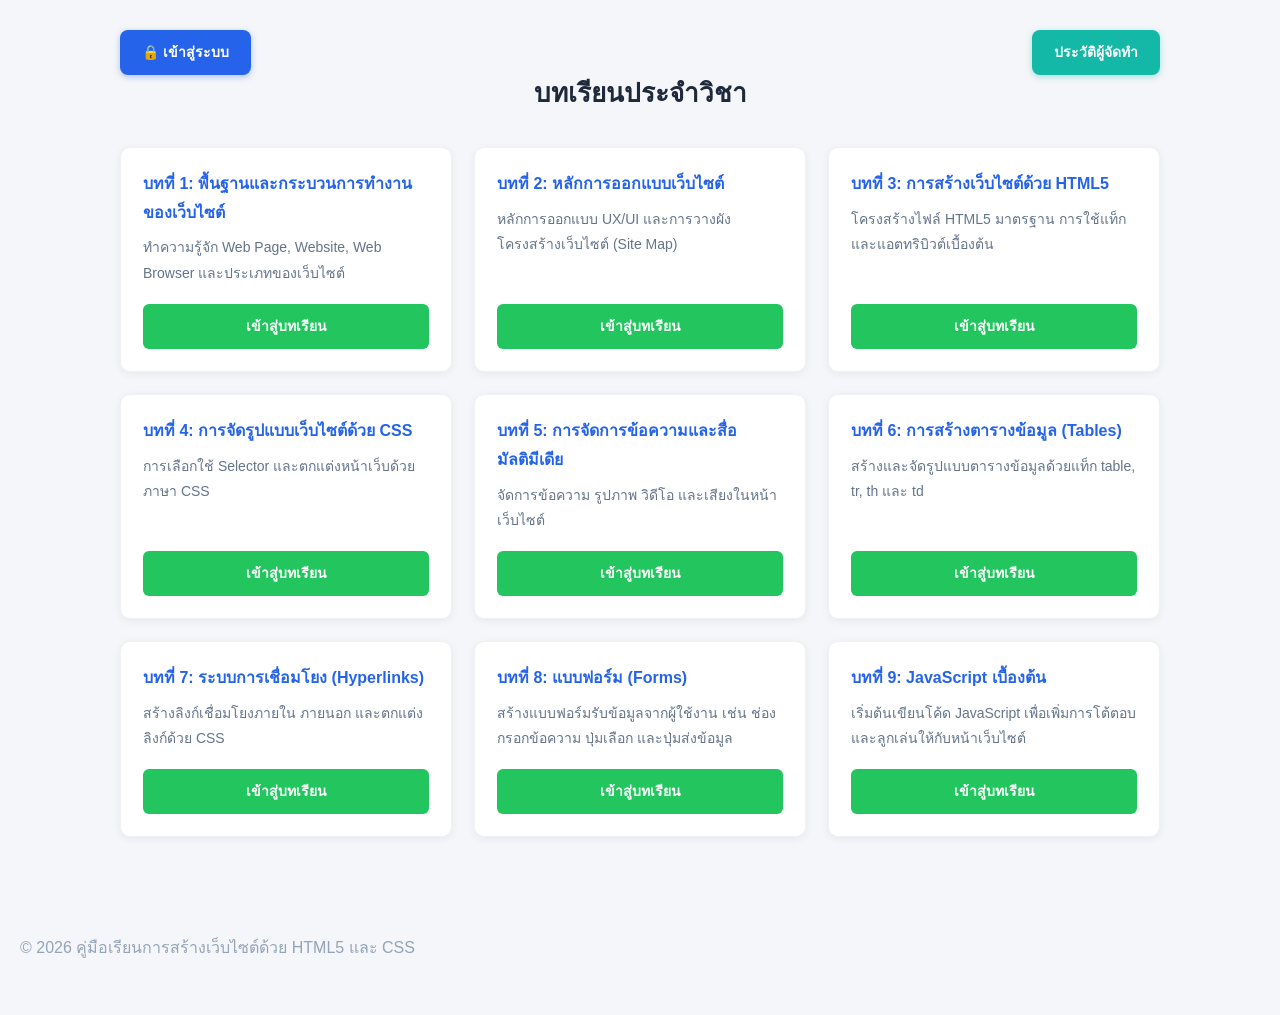
<file: index.html>
<!DOCTYPE html>
<html lang="th">
<head>
<meta charset="UTF-8">
<meta name="viewport" content="width=device-width, initial-scale=1.0">
<title>คู่มือเรียนสร้างเว็บไซต์ด้วย HTML5 &amp; CSS</title>
<link rel="stylesheet" href="Style.css">
</head>
<body>

<div class="page-header">
    <a href="login.html" class="login-btn">🔒 เข้าสู่ระบบ</a>
    <a href="profile.html" class="profile-btn">ประวัติผู้จัดทำ</a>
    <h1>บทเรียนประจำวิชา</h1>
</div>

<section class="lesson-grid">

    <div class="lesson-card">
        <h3>บทที่ 1: พื้นฐานและกระบวนการทำงานของเว็บไซต์</h3>
        <p>ทำความรู้จัก Web Page, Website, Web Browser และประเภทของเว็บไซต์</p>
        <a class="btn-enter" href="lesson01.html">เข้าสู่บทเรียน</a>
    </div>

    <div class="lesson-card">
        <h3>บทที่ 2: หลักการออกแบบเว็บไซต์</h3>
        <p>หลักการออกแบบ UX/UI และการวางผังโครงสร้างเว็บไซต์ (Site Map)</p>
        <a class="btn-enter" href="lesson02.html">เข้าสู่บทเรียน</a>
    </div>

    <div class="lesson-card">
        <h3>บทที่ 3: การสร้างเว็บไซต์ด้วย HTML5</h3>
        <p>โครงสร้างไฟล์ HTML5 มาตรฐาน การใช้แท็กและแอตทริบิวต์เบื้องต้น</p>
        <a class="btn-enter" href="lesson03.html">เข้าสู่บทเรียน</a>
    </div>

    <div class="lesson-card">
        <h3>บทที่ 4: การจัดรูปแบบเว็บไซต์ด้วย CSS</h3>
        <p>การเลือกใช้ Selector และตกแต่งหน้าเว็บด้วยภาษา CSS</p>
        <a class="btn-enter" href="lesson04.html">เข้าสู่บทเรียน</a>
    </div>

    <div class="lesson-card">
        <h3>บทที่ 5: การจัดการข้อความและสื่อมัลติมีเดีย</h3>
        <p>จัดการข้อความ รูปภาพ วิดีโอ และเสียงในหน้าเว็บไซต์</p>
        <a class="btn-enter" href="lesson05.html">เข้าสู่บทเรียน</a>
    </div>

    <div class="lesson-card">
        <h3>บทที่ 6: การสร้างตารางข้อมูล (Tables)</h3>
        <p>สร้างและจัดรูปแบบตารางข้อมูลด้วยแท็ก table, tr, th และ td</p>
        <a class="btn-enter" href="lesson06.html">เข้าสู่บทเรียน</a>
    </div>

    <div class="lesson-card">
        <h3>บทที่ 7: ระบบการเชื่อมโยง (Hyperlinks)</h3>
        <p>สร้างลิงก์เชื่อมโยงภายใน ภายนอก และตกแต่งลิงก์ด้วย CSS</p>
        <a class="btn-enter" href="lesson07.html">เข้าสู่บทเรียน</a>
    </div>

    <div class="lesson-card">
        <h3>บทที่ 8: แบบฟอร์ม (Forms)</h3>
        <p>สร้างแบบฟอร์มรับข้อมูลจากผู้ใช้งาน เช่น ช่องกรอกข้อความ ปุ่มเลือก และปุ่มส่งข้อมูล</p>
        <a class="btn-enter" href="lesson08.html">เข้าสู่บทเรียน</a>
    </div>

    <div class="lesson-card">
        <h3>บทที่ 9: JavaScript เบื้องต้น</h3>
        <p>เริ่มต้นเขียนโค้ด JavaScript เพื่อเพิ่มการโต้ตอบและลูกเล่นให้กับหน้าเว็บไซต์</p>
        <a class="btn-enter" href="lesson09.html">เข้าสู่บทเรียน</a>
    </div>

</section>

<footer class="site-footer">
    <p>© 2026 คู่มือเรียนการสร้างเว็บไซต์ด้วย HTML5 และ CSS</p>
</footer>

</body>
</html>
</file>
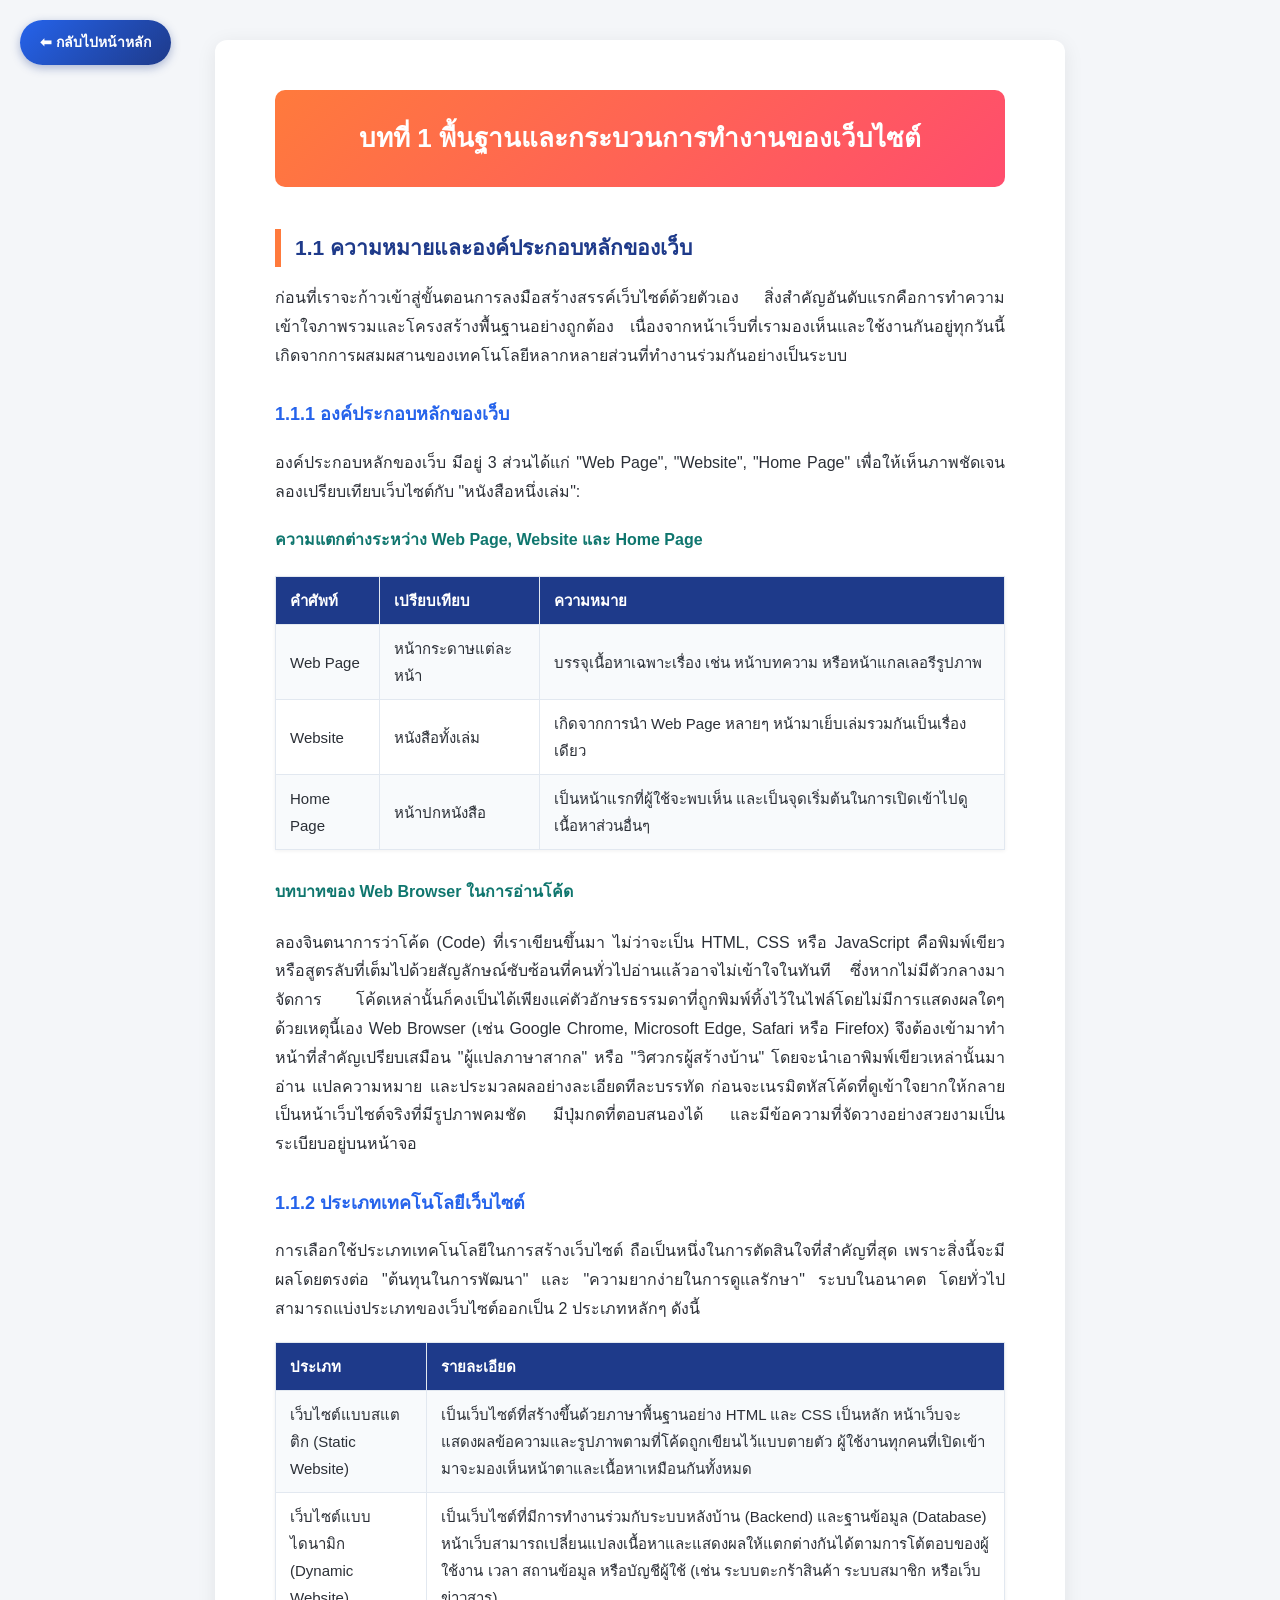
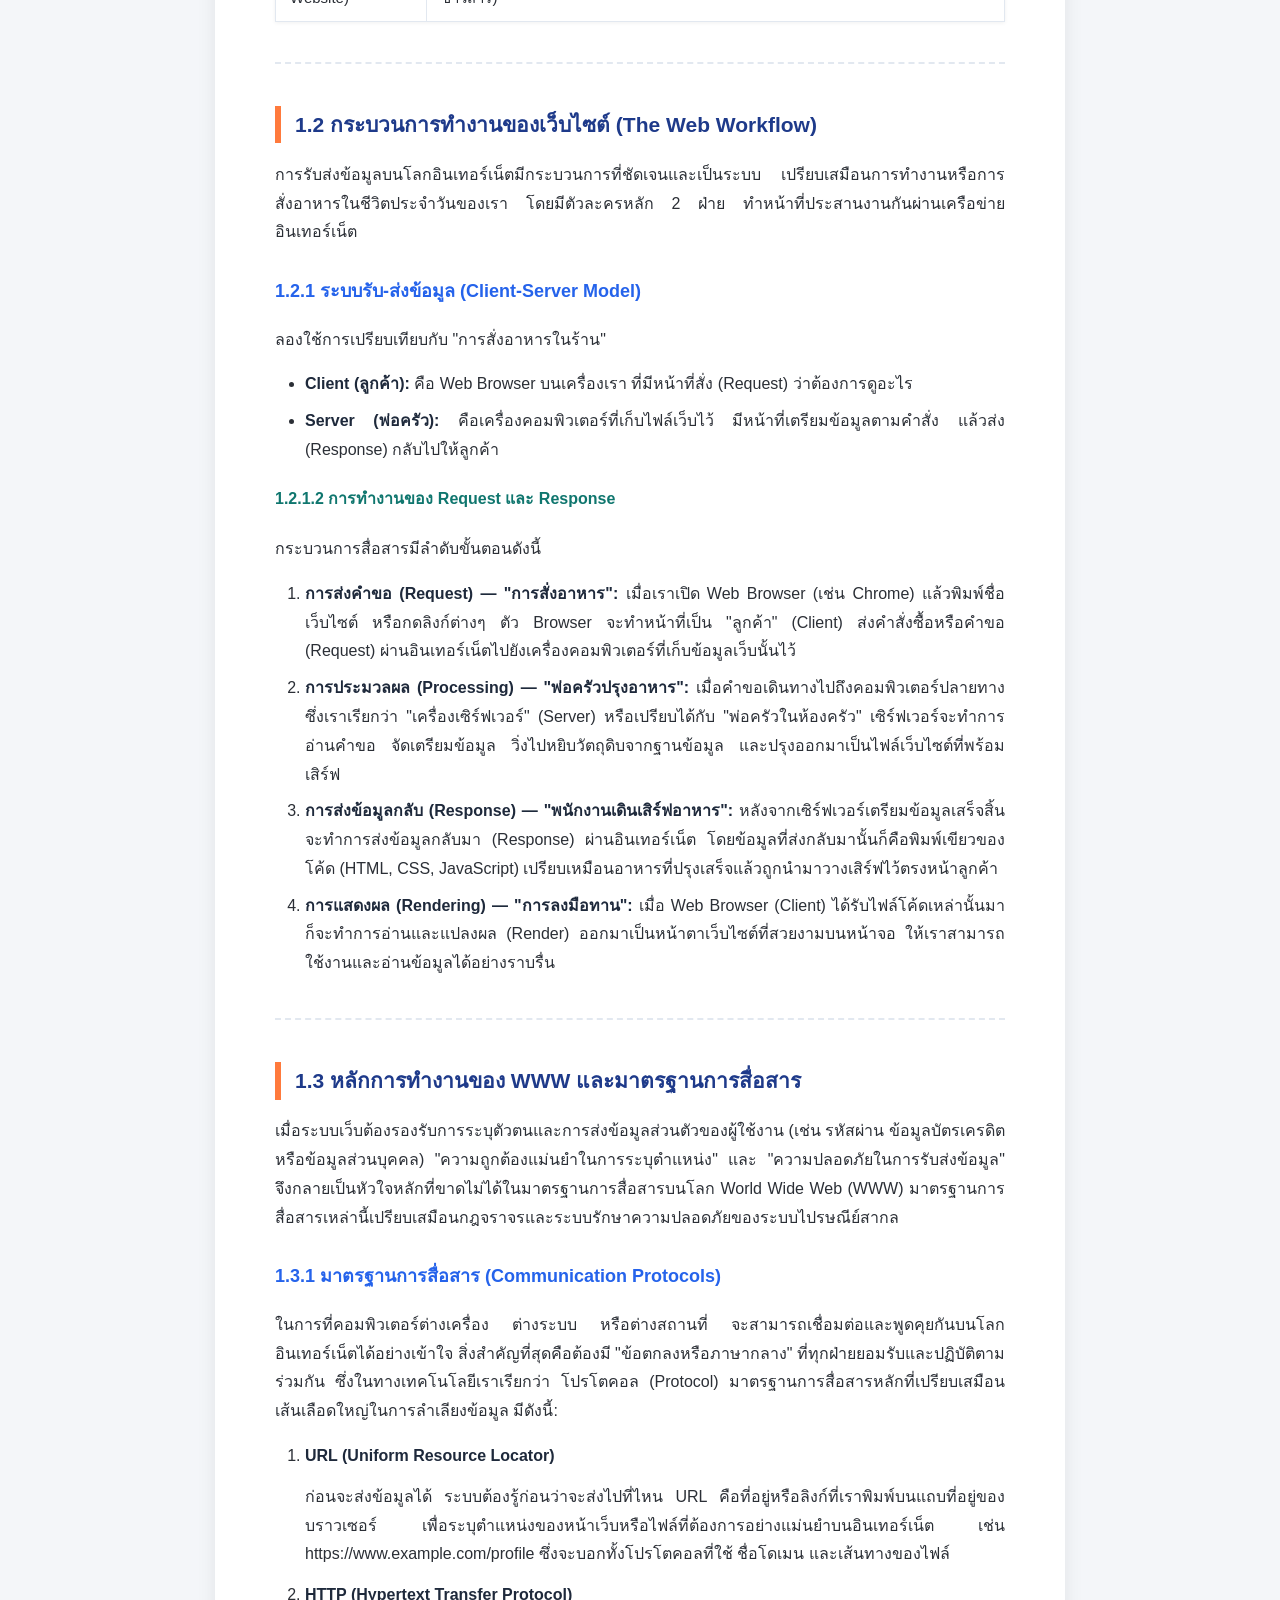
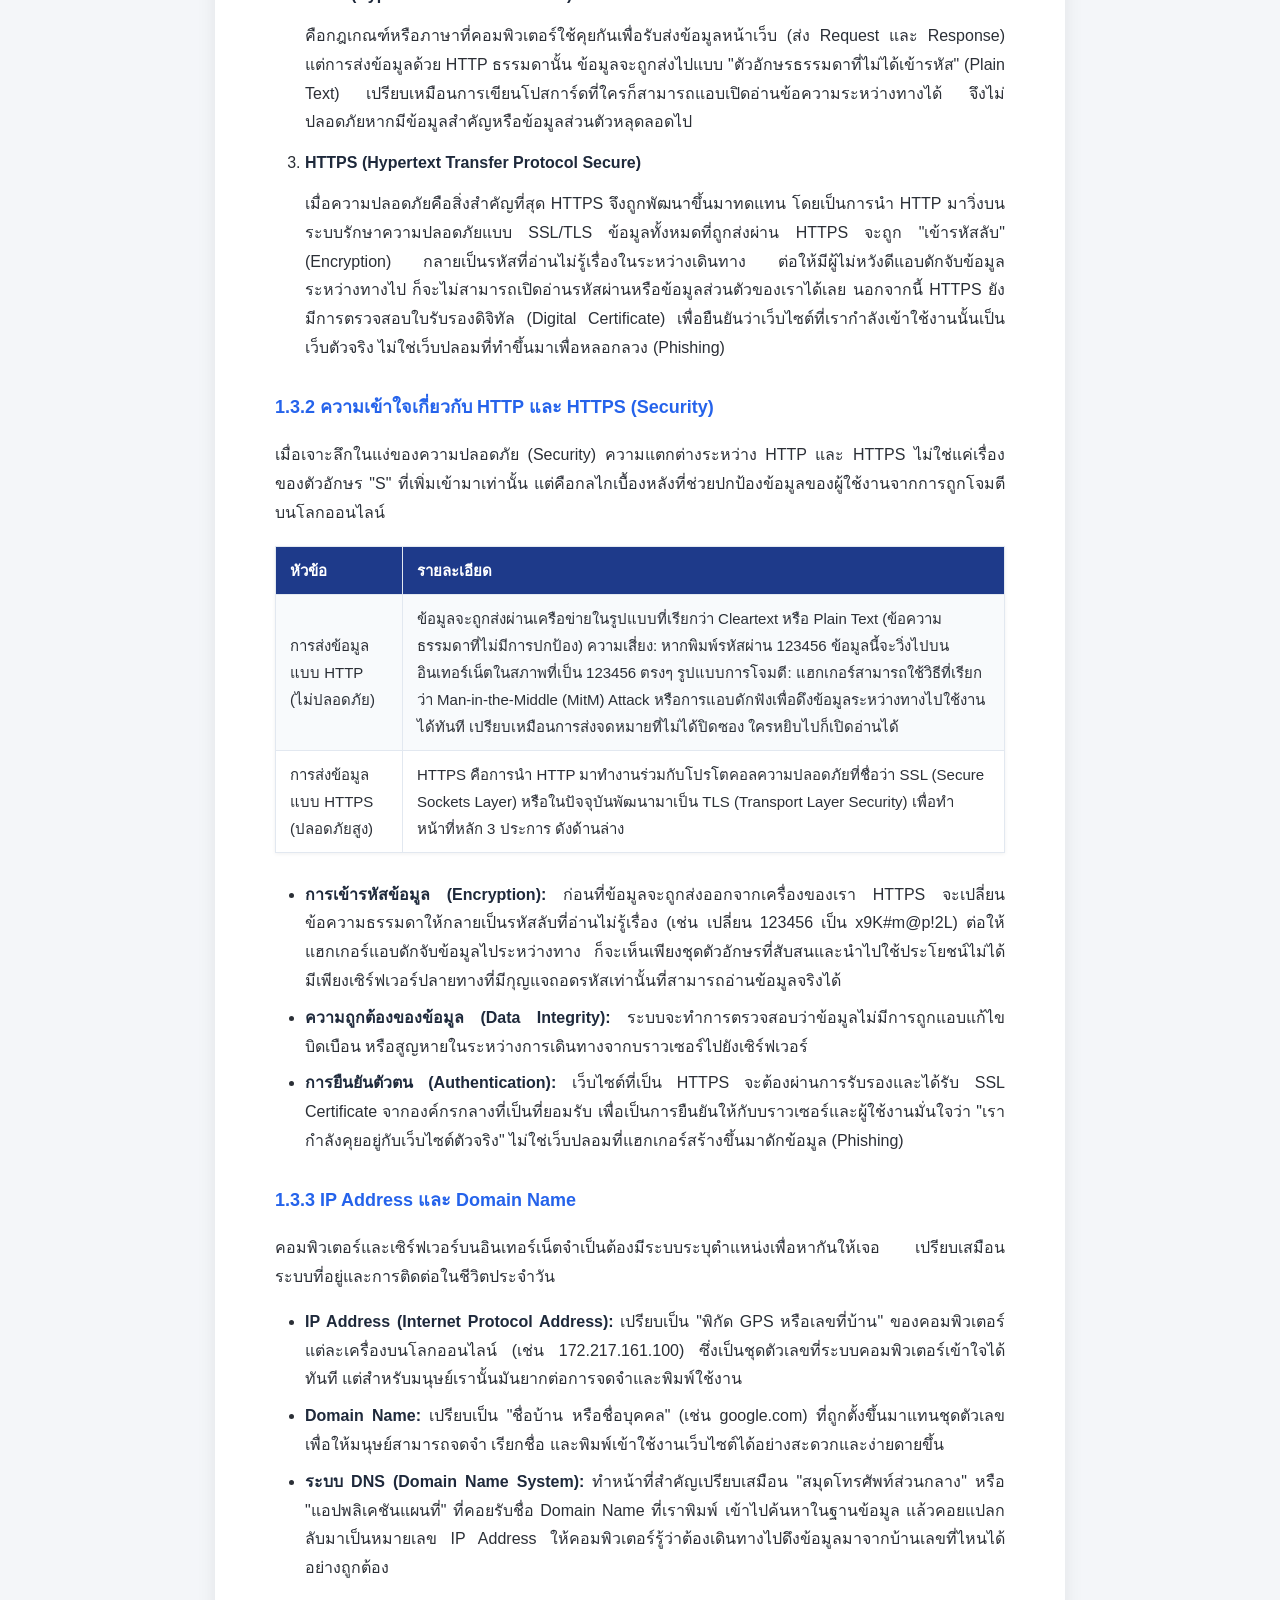
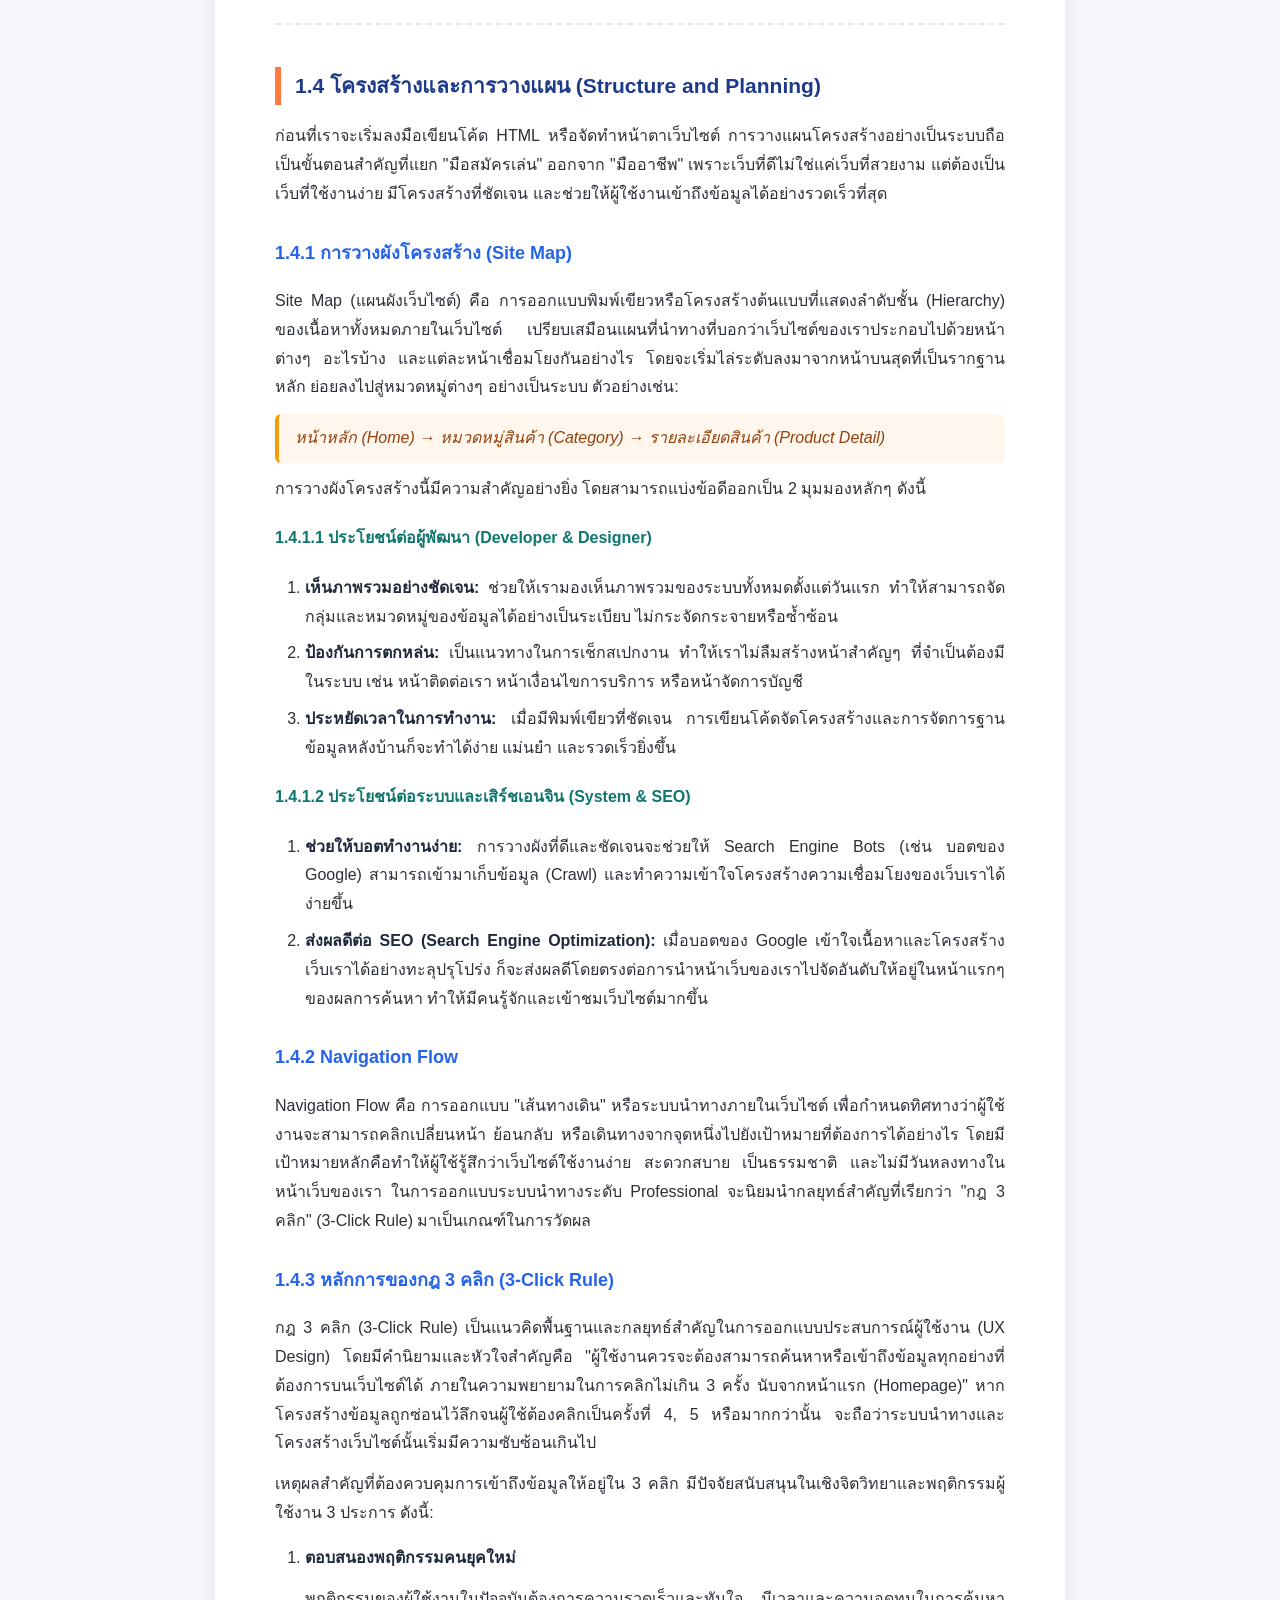
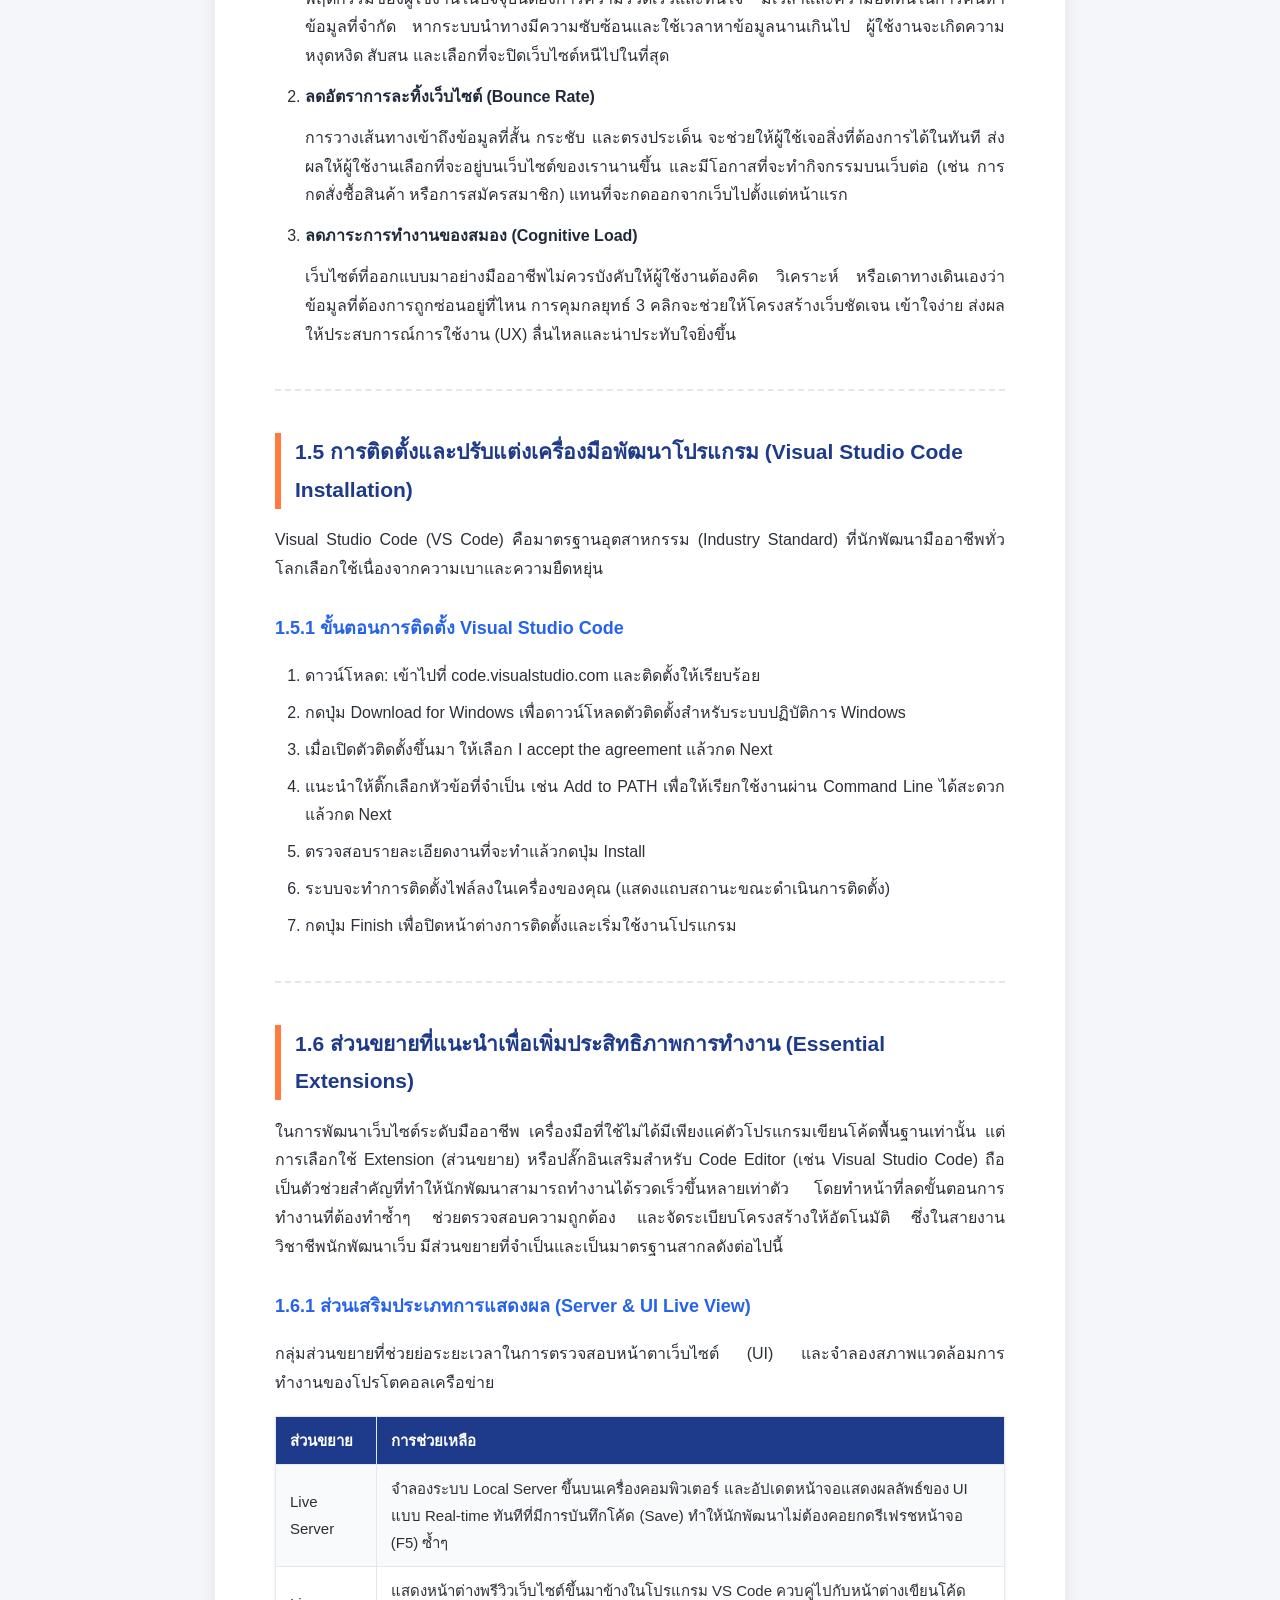
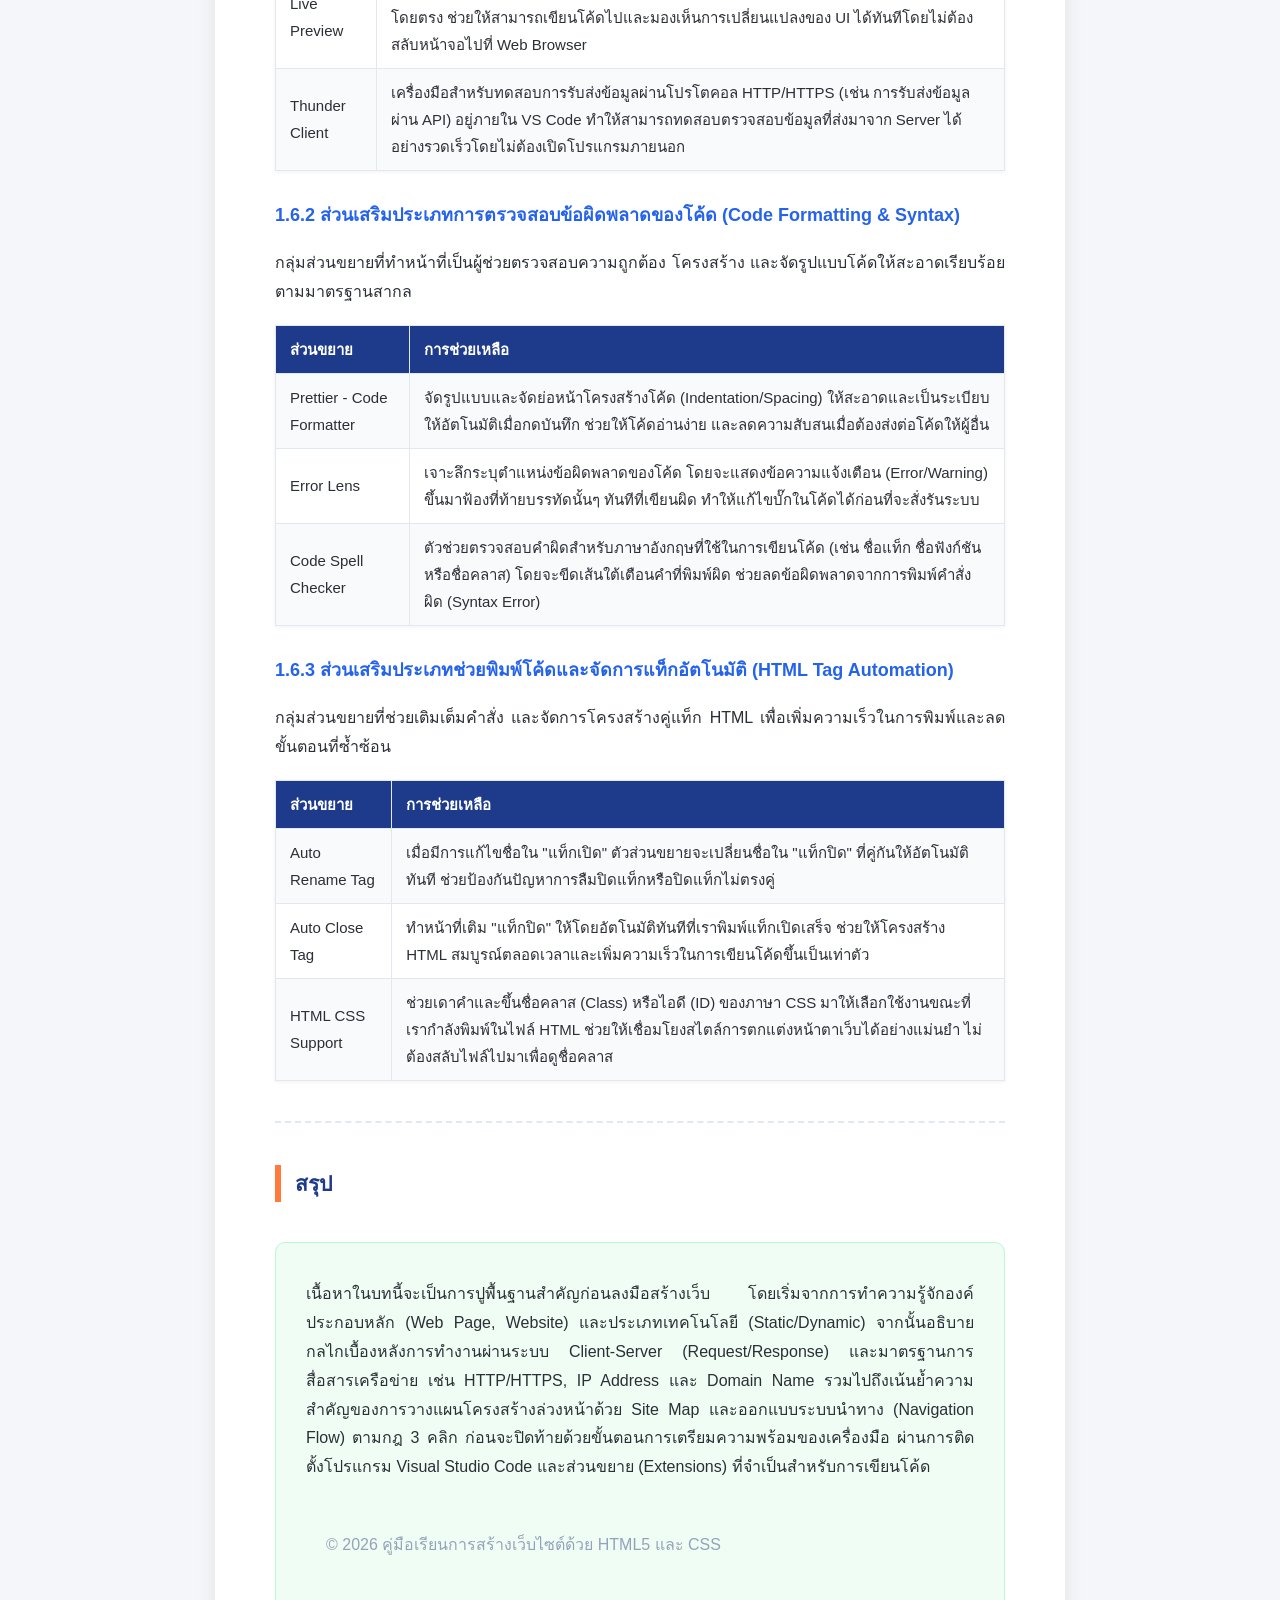
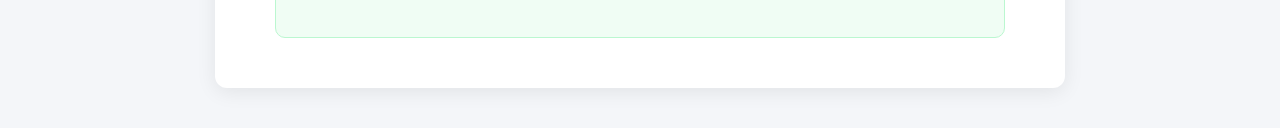
<file: lesson01.html>
<!DOCTYPE html>
<html lang="th">
<head>
<meta charset="UTF-8">
<meta name="viewport" content="width=device-width, initial-scale=1.0">
<title>บทที่ 1 พื้นฐานและกระบวนการทำงานของเว็บไซต์</title>
<link rel="stylesheet" href="Style.css">

</head>
<body>

<a href="index.html" class="btn-back-fixed">⬅ กลับไปหน้าหลัก</a>

<main class="content">
<h1>บทที่ 1 พื้นฐานและกระบวนการทำงานของเว็บไซต์</h1>
<h2>1.1 ความหมายและองค์ประกอบหลักของเว็บ</h2>
<p>ก่อนที่เราจะก้าวเข้าสู่ขั้นตอนการลงมือสร้างสรรค์เว็บไซต์ด้วยตัวเอง สิ่งสำคัญอันดับแรกคือการทำความเข้าใจภาพรวมและโครงสร้างพื้นฐานอย่างถูกต้อง เนื่องจากหน้าเว็บที่เรามองเห็นและใช้งานกันอยู่ทุกวันนี้ เกิดจากการผสมผสานของเทคโนโลยีหลากหลายส่วนที่ทำงานร่วมกันอย่างเป็นระบบ</p>
<h3>1.1.1 องค์ประกอบหลักของเว็บ</h3>
<p>องค์ประกอบหลักของเว็บ มีอยู่ 3 ส่วนได้แก่ "Web Page", "Website", "Home Page" เพื่อให้เห็นภาพชัดเจน ลองเปรียบเทียบเว็บไซต์กับ "หนังสือหนึ่งเล่ม":</p>
<h4>ความแตกต่างระหว่าง Web Page, Website และ Home Page</h4>
<table>
<tr><th>คำศัพท์</th><th>เปรียบเทียบ</th><th>ความหมาย</th></tr>
<tr>
<td>Web Page</td>
<td>หน้ากระดาษแต่ละหน้า</td>
<td>บรรจุเนื้อหาเฉพาะเรื่อง เช่น หน้าบทความ หรือหน้าแกลเลอรีรูปภาพ</td>
</tr>
<tr>
<td>Website</td>
<td>หนังสือทั้งเล่ม</td>
<td>เกิดจากการนำ Web Page หลายๆ หน้ามาเย็บเล่มรวมกันเป็นเรื่องเดียว</td>
</tr>
<tr>
<td>Home Page</td>
<td>หน้าปกหนังสือ</td>
<td>เป็นหน้าแรกที่ผู้ใช้จะพบเห็น และเป็นจุดเริ่มต้นในการเปิดเข้าไปดูเนื้อหาส่วนอื่นๆ</td>
</tr>
</table>
<h4>บทบาทของ Web Browser ในการอ่านโค้ด</h4>
<p>ลองจินตนาการว่าโค้ด (Code) ที่เราเขียนขึ้นมา ไม่ว่าจะเป็น HTML, CSS หรือ JavaScript คือพิมพ์เขียวหรือสูตรลับที่เต็มไปด้วยสัญลักษณ์ซับซ้อนที่คนทั่วไปอ่านแล้วอาจไม่เข้าใจในทันที ซึ่งหากไม่มีตัวกลางมาจัดการ โค้ดเหล่านั้นก็คงเป็นได้เพียงแค่ตัวอักษรธรรมดาที่ถูกพิมพ์ทิ้งไว้ในไฟล์โดยไม่มีการแสดงผลใดๆ ด้วยเหตุนี้เอง Web Browser (เช่น Google Chrome, Microsoft Edge, Safari หรือ Firefox) จึงต้องเข้ามาทำหน้าที่สำคัญเปรียบเสมือน "ผู้แปลภาษาสากล" หรือ "วิศวกรผู้สร้างบ้าน" โดยจะนำเอาพิมพ์เขียวเหล่านั้นมาอ่าน แปลความหมาย และประมวลผลอย่างละเอียดทีละบรรทัด ก่อนจะเนรมิตหัสโค้ดที่ดูเข้าใจยากให้กลายเป็นหน้าเว็บไซต์จริงที่มีรูปภาพคมชัด มีปุ่มกดที่ตอบสนองได้ และมีข้อความที่จัดวางอย่างสวยงามเป็นระเบียบอยู่บนหน้าจอ</p>
<h3>1.1.2 ประเภทเทคโนโลยีเว็บไซต์</h3>
<p>การเลือกใช้ประเภทเทคโนโลยีในการสร้างเว็บไซต์ ถือเป็นหนึ่งในการตัดสินใจที่สำคัญที่สุด เพราะสิ่งนี้จะมีผลโดยตรงต่อ "ต้นทุนในการพัฒนา" และ "ความยากง่ายในการดูแลรักษา" ระบบในอนาคต โดยทั่วไปสามารถแบ่งประเภทของเว็บไซต์ออกเป็น 2 ประเภทหลักๆ ดังนี้</p>
<table>
<tr><th>ประเภท</th><th>รายละเอียด</th></tr>
<tr>
<td>เว็บไซต์แบบสแตติก (Static Website)</td>
<td>เป็นเว็บไซต์ที่สร้างขึ้นด้วยภาษาพื้นฐานอย่าง HTML และ CSS เป็นหลัก หน้าเว็บจะแสดงผลข้อความและรูปภาพตามที่โค้ดถูกเขียนไว้แบบตายตัว ผู้ใช้งานทุกคนที่เปิดเข้ามาจะมองเห็นหน้าตาและเนื้อหาเหมือนกันทั้งหมด</td>
</tr>
<tr>
<td>เว็บไซต์แบบไดนามิก (Dynamic Website)</td>
<td>เป็นเว็บไซต์ที่มีการทำงานร่วมกับระบบหลังบ้าน (Backend) และฐานข้อมูล (Database) หน้าเว็บสามารถเปลี่ยนแปลงเนื้อหาและแสดงผลให้แตกต่างกันได้ตามการโต้ตอบของผู้ใช้งาน เวลา สถานข้อมูล หรือบัญชีผู้ใช้ (เช่น ระบบตะกร้าสินค้า ระบบสมาชิก หรือเว็บข่าวสาร)</td>
</tr>
</table>
<hr/>
<h2>1.2 กระบวนการทำงานของเว็บไซต์ (The Web Workflow)</h2>
<p>การรับส่งข้อมูลบนโลกอินเทอร์เน็ตมีกระบวนการที่ชัดเจนและเป็นระบบ เปรียบเสมือนการทำงานหรือการสั่งอาหารในชีวิตประจำวันของเรา โดยมีตัวละครหลัก 2 ฝ่าย ทำหน้าที่ประสานงานกันผ่านเครือข่ายอินเทอร์เน็ต</p>
<h3>1.2.1 ระบบรับ-ส่งข้อมูล (Client-Server Model)</h3>
<p>ลองใช้การเปรียบเทียบกับ "การสั่งอาหารในร้าน"</p>
<ul>
<li><b>Client (ลูกค้า):</b> คือ Web Browser บนเครื่องเรา ที่มีหน้าที่สั่ง (Request) ว่าต้องการดูอะไร</li>
<li><b>Server (พ่อครัว):</b> คือเครื่องคอมพิวเตอร์ที่เก็บไฟล์เว็บไว้ มีหน้าที่เตรียมข้อมูลตามคำสั่ง แล้วส่ง (Response) กลับไปให้ลูกค้า</li>
</ul>
<h4>1.2.1.2 การทำงานของ Request และ Response</h4>
<p>กระบวนการสื่อสารมีลำดับขั้นตอนดังนี้</p>
<ol>
<li><b>การส่งคำขอ (Request) — "การสั่งอาหาร":</b> เมื่อเราเปิด Web Browser (เช่น Chrome) แล้วพิมพ์ชื่อเว็บไซต์ หรือกดลิงก์ต่างๆ ตัว Browser จะทำหน้าที่เป็น "ลูกค้า" (Client) ส่งคำสั่งซื้อหรือคำขอ (Request) ผ่านอินเทอร์เน็ตไปยังเครื่องคอมพิวเตอร์ที่เก็บข้อมูลเว็บนั้นไว้</li>
<li><b>การประมวลผล (Processing) — "พ่อครัวปรุงอาหาร":</b> เมื่อคำขอเดินทางไปถึงคอมพิวเตอร์ปลายทาง ซึ่งเราเรียกว่า "เครื่องเซิร์ฟเวอร์" (Server) หรือเปรียบได้กับ "พ่อครัวในห้องครัว" เซิร์ฟเวอร์จะทำการอ่านคำขอ จัดเตรียมข้อมูล วิ่งไปหยิบวัตถุดิบจากฐานข้อมูล และปรุงออกมาเป็นไฟล์เว็บไซต์ที่พร้อมเสิร์ฟ</li>
<li><b>การส่งข้อมูลกลับ (Response) — "พนักงานเดินเสิร์ฟอาหาร":</b> หลังจากเซิร์ฟเวอร์เตรียมข้อมูลเสร็จสิ้น จะทำการส่งข้อมูลกลับมา (Response) ผ่านอินเทอร์เน็ต โดยข้อมูลที่ส่งกลับมานั้นก็คือพิมพ์เขียวของโค้ด (HTML, CSS, JavaScript) เปรียบเหมือนอาหารที่ปรุงเสร็จแล้วถูกนำมาวางเสิร์ฟไว้ตรงหน้าลูกค้า</li>
<li><b>การแสดงผล (Rendering) — "การลงมือทาน":</b> เมื่อ Web Browser (Client) ได้รับไฟล์โค้ดเหล่านั้นมา ก็จะทำการอ่านและแปลงผล (Render) ออกมาเป็นหน้าตาเว็บไซต์ที่สวยงามบนหน้าจอ ให้เราสามารถใช้งานและอ่านข้อมูลได้อย่างราบรื่น</li>
</ol>
<hr/>
<h2>1.3 หลักการทำงานของ WWW และมาตรฐานการสื่อสาร</h2>
<p>เมื่อระบบเว็บต้องรองรับการระบุตัวตนและการส่งข้อมูลส่วนตัวของผู้ใช้งาน (เช่น รหัสผ่าน ข้อมูลบัตรเครดิต หรือข้อมูลส่วนบุคคล) "ความถูกต้องแม่นยำในการระบุตำแหน่ง" และ "ความปลอดภัยในการรับส่งข้อมูล" จึงกลายเป็นหัวใจหลักที่ขาดไม่ได้ในมาตรฐานการสื่อสารบนโลก World Wide Web (WWW) มาตรฐานการสื่อสารเหล่านี้เปรียบเสมือนกฎจราจรและระบบรักษาความปลอดภัยของระบบไปรษณีย์สากล</p>
<h3>1.3.1 มาตรฐานการสื่อสาร (Communication Protocols)</h3>
<p>ในการที่คอมพิวเตอร์ต่างเครื่อง ต่างระบบ หรือต่างสถานที่ จะสามารถเชื่อมต่อและพูดคุยกันบนโลกอินเทอร์เน็ตได้อย่างเข้าใจ สิ่งสำคัญที่สุดคือต้องมี "ข้อตกลงหรือภาษากลาง" ที่ทุกฝ่ายยอมรับและปฏิบัติตามร่วมกัน ซึ่งในทางเทคโนโลยีเราเรียกว่า โปรโตคอล (Protocol) มาตรฐานการสื่อสารหลักที่เปรียบเสมือนเส้นเลือดใหญ่ในการลำเลียงข้อมูล มีดังนี้:</p>
<ol>
<li>
<b>URL (Uniform Resource Locator)</b>
<p>ก่อนจะส่งข้อมูลได้ ระบบต้องรู้ก่อนว่าจะส่งไปที่ไหน URL คือที่อยู่หรือลิงก์ที่เราพิมพ์บนแถบที่อยู่ของบราวเซอร์ เพื่อระบุตำแหน่งของหน้าเว็บหรือไฟล์ที่ต้องการอย่างแม่นยำบนอินเทอร์เน็ต เช่น https://www.example.com/profile ซึ่งจะบอกทั้งโปรโตคอลที่ใช้ ชื่อโดเมน และเส้นทางของไฟล์</p>
</li>
<li>
<b>HTTP (Hypertext Transfer Protocol)</b>
<p>คือกฎเกณฑ์หรือภาษาที่คอมพิวเตอร์ใช้คุยกันเพื่อรับส่งข้อมูลหน้าเว็บ (ส่ง Request และ Response) แต่การส่งข้อมูลด้วย HTTP ธรรมดานั้น ข้อมูลจะถูกส่งไปแบบ "ตัวอักษรธรรมดาที่ไม่ได้เข้ารหัส" (Plain Text) เปรียบเหมือนการเขียนโปสการ์ดที่ใครก็สามารถแอบเปิดอ่านข้อความระหว่างทางได้ จึงไม่ปลอดภัยหากมีข้อมูลสำคัญหรือข้อมูลส่วนตัวหลุดลอดไป</p>
</li>
<li>
<b>HTTPS (Hypertext Transfer Protocol Secure)</b>
<p>เมื่อความปลอดภัยคือสิ่งสำคัญที่สุด HTTPS จึงถูกพัฒนาขึ้นมาทดแทน โดยเป็นการนำ HTTP มาวิ่งบนระบบรักษาความปลอดภัยแบบ SSL/TLS ข้อมูลทั้งหมดที่ถูกส่งผ่าน HTTPS จะถูก "เข้ารหัสลับ" (Encryption) กลายเป็นรหัสที่อ่านไม่รู้เรื่องในระหว่างเดินทาง ต่อให้มีผู้ไม่หวังดีแอบดักจับข้อมูลระหว่างทางไป ก็จะไม่สามารถเปิดอ่านรหัสผ่านหรือข้อมูลส่วนตัวของเราได้เลย นอกจากนี้ HTTPS ยังมีการตรวจสอบใบรับรองดิจิทัล (Digital Certificate) เพื่อยืนยันว่าเว็บไซต์ที่เรากำลังเข้าใช้งานนั้นเป็นเว็บตัวจริง ไม่ใช่เว็บปลอมที่ทำขึ้นมาเพื่อหลอกลวง (Phishing)</p>
</li>
</ol>
<h3>1.3.2 ความเข้าใจเกี่ยวกับ HTTP และ HTTPS (Security)</h3>
<p>เมื่อเจาะลึกในแง่ของความปลอดภัย (Security) ความแตกต่างระหว่าง HTTP และ HTTPS ไม่ใช่แค่เรื่องของตัวอักษร "S" ที่เพิ่มเข้ามาเท่านั้น แต่คือกลไกเบื้องหลังที่ช่วยปกป้องข้อมูลของผู้ใช้งานจากการถูกโจมตีบนโลกออนไลน์</p>
<table>
<tr><th>หัวข้อ</th><th>รายละเอียด</th></tr>
<tr>
<td>การส่งข้อมูลแบบ HTTP (ไม่ปลอดภัย)</td>
<td>ข้อมูลจะถูกส่งผ่านเครือข่ายในรูปแบบที่เรียกว่า Cleartext หรือ Plain Text (ข้อความธรรมดาที่ไม่มีการปกป้อง) ความเสี่ยง: หากพิมพ์รหัสผ่าน 123456 ข้อมูลนี้จะวิ่งไปบนอินเทอร์เน็ตในสภาพที่เป็น 123456 ตรงๆ รูปแบบการโจมตี: แฮกเกอร์สามารถใช้วิธีที่เรียกว่า Man-in-the-Middle (MitM) Attack หรือการแอบดักฟังเพื่อดึงข้อมูลระหว่างทางไปใช้งานได้ทันที เปรียบเหมือนการส่งจดหมายที่ไม่ได้ปิดซอง ใครหยิบไปก็เปิดอ่านได้</td>
</tr>
<tr>
<td>การส่งข้อมูลแบบ HTTPS (ปลอดภัยสูง)</td>
<td>HTTPS คือการนำ HTTP มาทำงานร่วมกับโปรโตคอลความปลอดภัยที่ชื่อว่า SSL (Secure Sockets Layer) หรือในปัจจุบันพัฒนามาเป็น TLS (Transport Layer Security) เพื่อทำหน้าที่หลัก 3 ประการ ดังด้านล่าง</td>
</tr>
</table>
<ul>
<li><b>การเข้ารหัสข้อมูล (Encryption):</b> ก่อนที่ข้อมูลจะถูกส่งออกจากเครื่องของเรา HTTPS จะเปลี่ยนข้อความธรรมดาให้กลายเป็นรหัสลับที่อ่านไม่รู้เรื่อง (เช่น เปลี่ยน 123456 เป็น x9K#m@p!2L) ต่อให้แฮกเกอร์แอบดักจับข้อมูลไประหว่างทาง ก็จะเห็นเพียงชุดตัวอักษรที่สับสนและนำไปใช้ประโยชน์ไม่ได้ มีเพียงเซิร์ฟเวอร์ปลายทางที่มีกุญแจถอดรหัสเท่านั้นที่สามารถอ่านข้อมูลจริงได้</li>
<li><b>ความถูกต้องของข้อมูล (Data Integrity):</b> ระบบจะทำการตรวจสอบว่าข้อมูลไม่มีการถูกแอบแก้ไข บิดเบือน หรือสูญหายในระหว่างการเดินทางจากบราวเซอร์ไปยังเซิร์ฟเวอร์</li>
<li><b>การยืนยันตัวตน (Authentication):</b> เว็บไซต์ที่เป็น HTTPS จะต้องผ่านการรับรองและได้รับ SSL Certificate จากองค์กรกลางที่เป็นที่ยอมรับ เพื่อเป็นการยืนยันให้กับบราวเซอร์และผู้ใช้งานมั่นใจว่า "เรากำลังคุยอยู่กับเว็บไซต์ตัวจริง" ไม่ใช่เว็บปลอมที่แฮกเกอร์สร้างขึ้นมาดักข้อมูล (Phishing)</li>
</ul>
<h3>1.3.3 IP Address และ Domain Name</h3>
<p>คอมพิวเตอร์และเซิร์ฟเวอร์บนอินเทอร์เน็ตจำเป็นต้องมีระบบระบุตำแหน่งเพื่อหากันให้เจอ เปรียบเสมือนระบบที่อยู่และการติดต่อในชีวิตประจำวัน</p>
<ul>
<li><b>IP Address (Internet Protocol Address):</b> เปรียบเป็น "พิกัด GPS หรือเลขที่บ้าน" ของคอมพิวเตอร์แต่ละเครื่องบนโลกออนไลน์ (เช่น 172.217.161.100) ซึ่งเป็นชุดตัวเลขที่ระบบคอมพิวเตอร์เข้าใจได้ทันที แต่สำหรับมนุษย์เรานั้นมันยากต่อการจดจำและพิมพ์ใช้งาน</li>
<li><b>Domain Name:</b> เปรียบเป็น "ชื่อบ้าน หรือชื่อบุคคล" (เช่น google.com) ที่ถูกตั้งขึ้นมาแทนชุดตัวเลข เพื่อให้มนุษย์สามารถจดจำ เรียกชื่อ และพิมพ์เข้าใช้งานเว็บไซต์ได้อย่างสะดวกและง่ายดายขึ้น</li>
<li><b>ระบบ DNS (Domain Name System):</b> ทำหน้าที่สำคัญเปรียบเสมือน "สมุดโทรศัพท์ส่วนกลาง" หรือ "แอปพลิเคชันแผนที่" ที่คอยรับชื่อ Domain Name ที่เราพิมพ์ เข้าไปค้นหาในฐานข้อมูล แล้วคอยแปลกลับมาเป็นหมายเลข IP Address ให้คอมพิวเตอร์รู้ว่าต้องเดินทางไปดึงข้อมูลมาจากบ้านเลขที่ไหนได้อย่างถูกต้อง</li>
</ul>
<hr/>
<h2>1.4 โครงสร้างและการวางแผน (Structure and Planning)</h2>
<p>ก่อนที่เราจะเริ่มลงมือเขียนโค้ด HTML หรือจัดทำหน้าตาเว็บไซต์ การวางแผนโครงสร้างอย่างเป็นระบบถือเป็นขั้นตอนสำคัญที่แยก "มือสมัครเล่น" ออกจาก "มืออาชีพ" เพราะเว็บที่ดีไม่ใช่แค่เว็บที่สวยงาม แต่ต้องเป็นเว็บที่ใช้งานง่าย มีโครงสร้างที่ชัดเจน และช่วยให้ผู้ใช้งานเข้าถึงข้อมูลได้อย่างรวดเร็วที่สุด</p>
<h3>1.4.1 การวางผังโครงสร้าง (Site Map)</h3>
<p>Site Map (แผนผังเว็บไซต์) คือ การออกแบบพิมพ์เขียวหรือโครงสร้างต้นแบบที่แสดงลำดับชั้น (Hierarchy) ของเนื้อหาทั้งหมดภายในเว็บไซต์ เปรียบเสมือนแผนที่นำทางที่บอกว่าเว็บไซต์ของเราประกอบไปด้วยหน้าต่างๆ อะไรบ้าง และแต่ละหน้าเชื่อมโยงกันอย่างไร โดยจะเริ่มไล่ระดับลงมาจากหน้าบนสุดที่เป็นรากฐานหลัก ย่อยลงไปสู่หมวดหมู่ต่างๆ อย่างเป็นระบบ ตัวอย่างเช่น:</p>
<p class="note">หน้าหลัก (Home) → หมวดหมู่สินค้า (Category) → รายละเอียดสินค้า (Product Detail)</p>
<p>การวางผังโครงสร้างนี้มีความสำคัญอย่างยิ่ง โดยสามารถแบ่งข้อดีออกเป็น 2 มุมมองหลักๆ ดังนี้</p>
<h4>1.4.1.1 ประโยชน์ต่อผู้พัฒนา (Developer &amp; Designer)</h4>
<ol>
<li><b>เห็นภาพรวมอย่างชัดเจน:</b> ช่วยให้เรามองเห็นภาพรวมของระบบทั้งหมดตั้งแต่วันแรก ทำให้สามารถจัดกลุ่มและหมวดหมู่ของข้อมูลได้อย่างเป็นระเบียบ ไม่กระจัดกระจายหรือซ้ำซ้อน</li>
<li><b>ป้องกันการตกหล่น:</b> เป็นแนวทางในการเช็กสเปกงาน ทำให้เราไม่ลืมสร้างหน้าสำคัญๆ ที่จำเป็นต้องมีในระบบ เช่น หน้าติดต่อเรา หน้าเงื่อนไขการบริการ หรือหน้าจัดการบัญชี</li>
<li><b>ประหยัดเวลาในการทำงาน:</b> เมื่อมีพิมพ์เขียวที่ชัดเจน การเขียนโค้ดจัดโครงสร้างและการจัดการฐานข้อมูลหลังบ้านก็จะทำได้ง่าย แม่นยำ และรวดเร็วยิ่งขึ้น</li>
</ol>
<h4>1.4.1.2 ประโยชน์ต่อระบบและเสิร์ชเอนจิน (System &amp; SEO)</h4>
<ol>
<li><b>ช่วยให้บอตทำงานง่าย:</b> การวางผังที่ดีและชัดเจนจะช่วยให้ Search Engine Bots (เช่น บอตของ Google) สามารถเข้ามาเก็บข้อมูล (Crawl) และทำความเข้าใจโครงสร้างความเชื่อมโยงของเว็บเราได้ง่ายขึ้น</li>
<li><b>ส่งผลดีต่อ SEO (Search Engine Optimization):</b> เมื่อบอตของ Google เข้าใจเนื้อหาและโครงสร้างเว็บเราได้อย่างทะลุปรุโปร่ง ก็จะส่งผลดีโดยตรงต่อการนำหน้าเว็บของเราไปจัดอันดับให้อยู่ในหน้าแรกๆ ของผลการค้นหา ทำให้มีคนรู้จักและเข้าชมเว็บไซต์มากขึ้น</li>
</ol>
<h3>1.4.2 Navigation Flow</h3>
<p>Navigation Flow คือ การออกแบบ "เส้นทางเดิน" หรือระบบนำทางภายในเว็บไซต์ เพื่อกำหนดทิศทางว่าผู้ใช้งานจะสามารถคลิกเปลี่ยนหน้า ย้อนกลับ หรือเดินทางจากจุดหนึ่งไปยังเป้าหมายที่ต้องการได้อย่างไร โดยมีเป้าหมายหลักคือทำให้ผู้ใช้รู้สึกว่าเว็บไซต์ใช้งานง่าย สะดวกสบาย เป็นธรรมชาติ และไม่มีวันหลงทางในหน้าเว็บของเรา ในการออกแบบระบบนำทางระดับ Professional จะนิยมนำกลยุทธ์สำคัญที่เรียกว่า "กฎ 3 คลิก" (3-Click Rule) มาเป็นเกณฑ์ในการวัดผล</p>
<h3>1.4.3 หลักการของกฎ 3 คลิก (3-Click Rule)</h3>
<p>กฎ 3 คลิก (3-Click Rule) เป็นแนวคิดพื้นฐานและกลยุทธ์สำคัญในการออกแบบประสบการณ์ผู้ใช้งาน (UX Design) โดยมีคำนิยามและหัวใจสำคัญคือ "ผู้ใช้งานควรจะต้องสามารถค้นหาหรือเข้าถึงข้อมูลทุกอย่างที่ต้องการบนเว็บไซต์ได้ ภายในความพยายามในการคลิกไม่เกิน 3 ครั้ง นับจากหน้าแรก (Homepage)" หากโครงสร้างข้อมูลถูกซ่อนไว้ลึกจนผู้ใช้ต้องคลิกเป็นครั้งที่ 4, 5 หรือมากกว่านั้น จะถือว่าระบบนำทางและโครงสร้างเว็บไซต์นั้นเริ่มมีความซับซ้อนเกินไป</p>
<p>เหตุผลสำคัญที่ต้องควบคุมการเข้าถึงข้อมูลให้อยู่ใน 3 คลิก มีปัจจัยสนับสนุนในเชิงจิตวิทยาและพฤติกรรมผู้ใช้งาน 3 ประการ ดังนี้:</p>
<ol>
<li>
<b>ตอบสนองพฤติกรรมคนยุคใหม่</b>
<p>พฤติกรรมของผู้ใช้งานในปัจจุบันต้องการความรวดเร็วและทันใจ มีเวลาและความอดทนในการค้นหาข้อมูลที่จำกัด หากระบบนำทางมีความซับซ้อนและใช้เวลาหาข้อมูลนานเกินไป ผู้ใช้งานจะเกิดความหงุดหงิด สับสน และเลือกที่จะปิดเว็บไซต์หนีไปในที่สุด</p>
</li>
<li>
<b>ลดอัตราการละทิ้งเว็บไซต์ (Bounce Rate)</b>
<p>การวางเส้นทางเข้าถึงข้อมูลที่สั้น กระชับ และตรงประเด็น จะช่วยให้ผู้ใช้เจอสิ่งที่ต้องการได้ในทันที ส่งผลให้ผู้ใช้งานเลือกที่จะอยู่บนเว็บไซต์ของเรานานขึ้น และมีโอกาสที่จะทำกิจกรรมบนเว็บต่อ (เช่น การกดสั่งซื้อสินค้า หรือการสมัครสมาชิก) แทนที่จะกดออกจากเว็บไปตั้งแต่หน้าแรก</p>
</li>
<li>
<b>ลดภาระการทำงานของสมอง (Cognitive Load)</b>
<p>เว็บไซต์ที่ออกแบบมาอย่างมืออาชีพไม่ควรบังคับให้ผู้ใช้งานต้องคิด วิเคราะห์ หรือเดาทางเดินเองว่าข้อมูลที่ต้องการถูกซ่อนอยู่ที่ไหน การคุมกลยุทธ์ 3 คลิกจะช่วยให้โครงสร้างเว็บชัดเจน เข้าใจง่าย ส่งผลให้ประสบการณ์การใช้งาน (UX) ลื่นไหลและน่าประทับใจยิ่งขึ้น</p>
</li>
</ol>
<hr/>
<h2>1.5 การติดตั้งและปรับแต่งเครื่องมือพัฒนาโปรแกรม (Visual Studio Code Installation)</h2>
<p>Visual Studio Code (VS Code) คือมาตรฐานอุตสาหกรรม (Industry Standard) ที่นักพัฒนามืออาชีพทั่วโลกเลือกใช้เนื่องจากความเบาและความยืดหยุ่น</p>
<h3>1.5.1 ขั้นตอนการติดตั้ง Visual Studio Code</h3>
<ol>
<li>ดาวน์โหลด: เข้าไปที่ code.visualstudio.com และติดตั้งให้เรียบร้อย</li>
<li>กดปุ่ม Download for Windows เพื่อดาวน์โหลดตัวติดตั้งสำหรับระบบปฏิบัติการ Windows</li>
<li>เมื่อเปิดตัวติดตั้งขึ้นมา ให้เลือก I accept the agreement แล้วกด Next</li>
<li>แนะนำให้ติ๊กเลือกหัวข้อที่จำเป็น เช่น Add to PATH เพื่อให้เรียกใช้งานผ่าน Command Line ได้สะดวก แล้วกด Next</li>
<li>ตรวจสอบรายละเอียดงานที่จะทำแล้วกดปุ่ม Install</li>
<li>ระบบจะทำการติดตั้งไฟล์ลงในเครื่องของคุณ (แสดงแถบสถานะขณะดำเนินการติดตั้ง)</li>
<li>กดปุ่ม Finish เพื่อปิดหน้าต่างการติดตั้งและเริ่มใช้งานโปรแกรม</li>
</ol>
<hr/>
<h2>1.6 ส่วนขยายที่แนะนำเพื่อเพิ่มประสิทธิภาพการทำงาน (Essential Extensions)</h2>
<p>ในการพัฒนาเว็บไซต์ระดับมืออาชีพ เครื่องมือที่ใช้ไม่ได้มีเพียงแค่ตัวโปรแกรมเขียนโค้ดพื้นฐานเท่านั้น แต่การเลือกใช้ Extension (ส่วนขยาย) หรือปลั๊กอินเสริมสำหรับ Code Editor (เช่น Visual Studio Code) ถือเป็นตัวช่วยสำคัญที่ทำให้นักพัฒนาสามารถทำงานได้รวดเร็วขึ้นหลายเท่าตัว โดยทำหน้าที่ลดขั้นตอนการทำงานที่ต้องทำซ้ำๆ ช่วยตรวจสอบความถูกต้อง และจัดระเบียบโครงสร้างให้อัตโนมัติ ซึ่งในสายงานวิชาชีพนักพัฒนาเว็บ มีส่วนขยายที่จำเป็นและเป็นมาตรฐานสากลดังต่อไปนี้</p>
<h3>1.6.1 ส่วนเสริมประเภทการแสดงผล (Server &amp; UI Live View)</h3>
<p>กลุ่มส่วนขยายที่ช่วยย่อระยะเวลาในการตรวจสอบหน้าตาเว็บไซต์ (UI) และจำลองสภาพแวดล้อมการทำงานของโปรโตคอลเครือข่าย</p>
<table>
<tr><th>ส่วนขยาย</th><th>การช่วยเหลือ</th></tr>
<tr>
<td>Live Server</td>
<td>จำลองระบบ Local Server ขึ้นบนเครื่องคอมพิวเตอร์ และอัปเดตหน้าจอแสดงผลลัพธ์ของ UI แบบ Real-time ทันทีที่มีการบันทึกโค้ด (Save) ทำให้นักพัฒนาไม่ต้องคอยกดรีเฟรชหน้าจอ (F5) ซ้ำๆ</td>
</tr>
<tr>
<td>Live Preview</td>
<td>แสดงหน้าต่างพรีวิวเว็บไซต์ขึ้นมาข้างในโปรแกรม VS Code ควบคู่ไปกับหน้าต่างเขียนโค้ดโดยตรง ช่วยให้สามารถเขียนโค้ดไปและมองเห็นการเปลี่ยนแปลงของ UI ได้ทันทีโดยไม่ต้องสลับหน้าจอไปที่ Web Browser</td>
</tr>
<tr>
<td>Thunder Client</td>
<td>เครื่องมือสำหรับทดสอบการรับส่งข้อมูลผ่านโปรโตคอล HTTP/HTTPS (เช่น การรับส่งข้อมูลผ่าน API) อยู่ภายใน VS Code ทำให้สามารถทดสอบตรวจสอบข้อมูลที่ส่งมาจาก Server ได้อย่างรวดเร็วโดยไม่ต้องเปิดโปรแกรมภายนอก</td>
</tr>
</table>
<h3>1.6.2 ส่วนเสริมประเภทการตรวจสอบข้อผิดพลาดของโค้ด (Code Formatting &amp; Syntax)</h3>
<p>กลุ่มส่วนขยายที่ทำหน้าที่เป็นผู้ช่วยตรวจสอบความถูกต้อง โครงสร้าง และจัดรูปแบบโค้ดให้สะอาดเรียบร้อยตามมาตรฐานสากล</p>
<table>
<tr><th>ส่วนขยาย</th><th>การช่วยเหลือ</th></tr>
<tr>
<td>Prettier - Code Formatter</td>
<td>จัดรูปแบบและจัดย่อหน้าโครงสร้างโค้ด (Indentation/Spacing) ให้สะอาดและเป็นระเบียบให้อัตโนมัติเมื่อกดบันทึก ช่วยให้โค้ดอ่านง่าย และลดความสับสนเมื่อต้องส่งต่อโค้ดให้ผู้อื่น</td>
</tr>
<tr>
<td>Error Lens</td>
<td>เจาะลึกระบุตำแหน่งข้อผิดพลาดของโค้ด โดยจะแสดงข้อความแจ้งเตือน (Error/Warning) ขึ้นมาฟ้องที่ท้ายบรรทัดนั้นๆ ทันทีที่เขียนผิด ทำให้แก้ไขบั๊กในโค้ดได้ก่อนที่จะสั่งรันระบบ</td>
</tr>
<tr> 
<td>Code Spell Checker</td>
<td>ตัวช่วยตรวจสอบคำผิดสำหรับภาษาอังกฤษที่ใช้ในการเขียนโค้ด (เช่น ชื่อแท็ก ชื่อฟังก์ชัน หรือชื่อคลาส) โดยจะขีดเส้นใต้เตือนคำที่พิมพ์ผิด ช่วยลดข้อผิดพลาดจากการพิมพ์คำสั่งผิด (Syntax Error)</td>
</tr>
</table>
<h3>1.6.3 ส่วนเสริมประเภทช่วยพิมพ์โค้ดและจัดการแท็กอัตโนมัติ (HTML Tag Automation)</h3>
<p>กลุ่มส่วนขยายที่ช่วยเติมเต็มคำสั่ง และจัดการโครงสร้างคู่แท็ก HTML เพื่อเพิ่มความเร็วในการพิมพ์และลดขั้นตอนที่ซ้ำซ้อน</p>
<table>
<tr><th>ส่วนขยาย</th><th>การช่วยเหลือ</th></tr>
<tr>
<td>Auto Rename Tag</td>
<td>เมื่อมีการแก้ไขชื่อใน "แท็กเปิด" ตัวส่วนขยายจะเปลี่ยนชื่อใน "แท็กปิด" ที่คู่กันให้อัตโนมัติทันที ช่วยป้องกันปัญหาการลืมปิดแท็กหรือปิดแท็กไม่ตรงคู่</td>
</tr>
<tr>
<td>Auto Close Tag</td>
<td>ทำหน้าที่เติม "แท็กปิด" ให้โดยอัตโนมัติทันทีที่เราพิมพ์แท็กเปิดเสร็จ ช่วยให้โครงสร้าง HTML สมบูรณ์ตลอดเวลาและเพิ่มความเร็วในการเขียนโค้ดขึ้นเป็นเท่าตัว</td>
</tr>
<tr>
<td>HTML CSS Support</td>
<td>ช่วยเดาคำและขึ้นชื่อคลาส (Class) หรือไอดี (ID) ของภาษา CSS มาให้เลือกใช้งานขณะที่เรากำลังพิมพ์ในไฟล์ HTML ช่วยให้เชื่อมโยงสไตล์การตกแต่งหน้าตาเว็บได้อย่างแม่นยำ ไม่ต้องสลับไฟล์ไปมาเพื่อดูชื่อคลาส</td>
</tr>
</table>
<hr/>
<h2>สรุป</h2>
<div class="summary-box">
<p>เนื้อหาในบทนี้จะเป็นการปูพื้นฐานสำคัญก่อนลงมือสร้างเว็บ โดยเริ่มจากการทำความรู้จักองค์ประกอบหลัก (Web Page, Website) และประเภทเทคโนโลยี (Static/Dynamic) จากนั้นอธิบายกลไกเบื้องหลังการทำงานผ่านระบบ Client-Server (Request/Response) และมาตรฐานการสื่อสารเครือข่าย เช่น HTTP/HTTPS, IP Address และ Domain Name รวมไปถึงเน้นย้ำความสำคัญของการวางแผนโครงสร้างล่วงหน้าด้วย Site Map และออกแบบระบบนำทาง (Navigation Flow) ตามกฎ 3 คลิก ก่อนจะปิดท้ายด้วยขั้นตอนการเตรียมความพร้อมของเครื่องมือ ผ่านการติดตั้งโปรแกรม Visual Studio Code และส่วนขยาย (Extensions) ที่จำเป็นสำหรับการเขียนโค้ด</p>


<footer class="site-footer">
    <p>© 2026 คู่มือเรียนการสร้างเว็บไซต์ด้วย HTML5 และ CSS</p>
</footer>

</body>
</html>
</file>
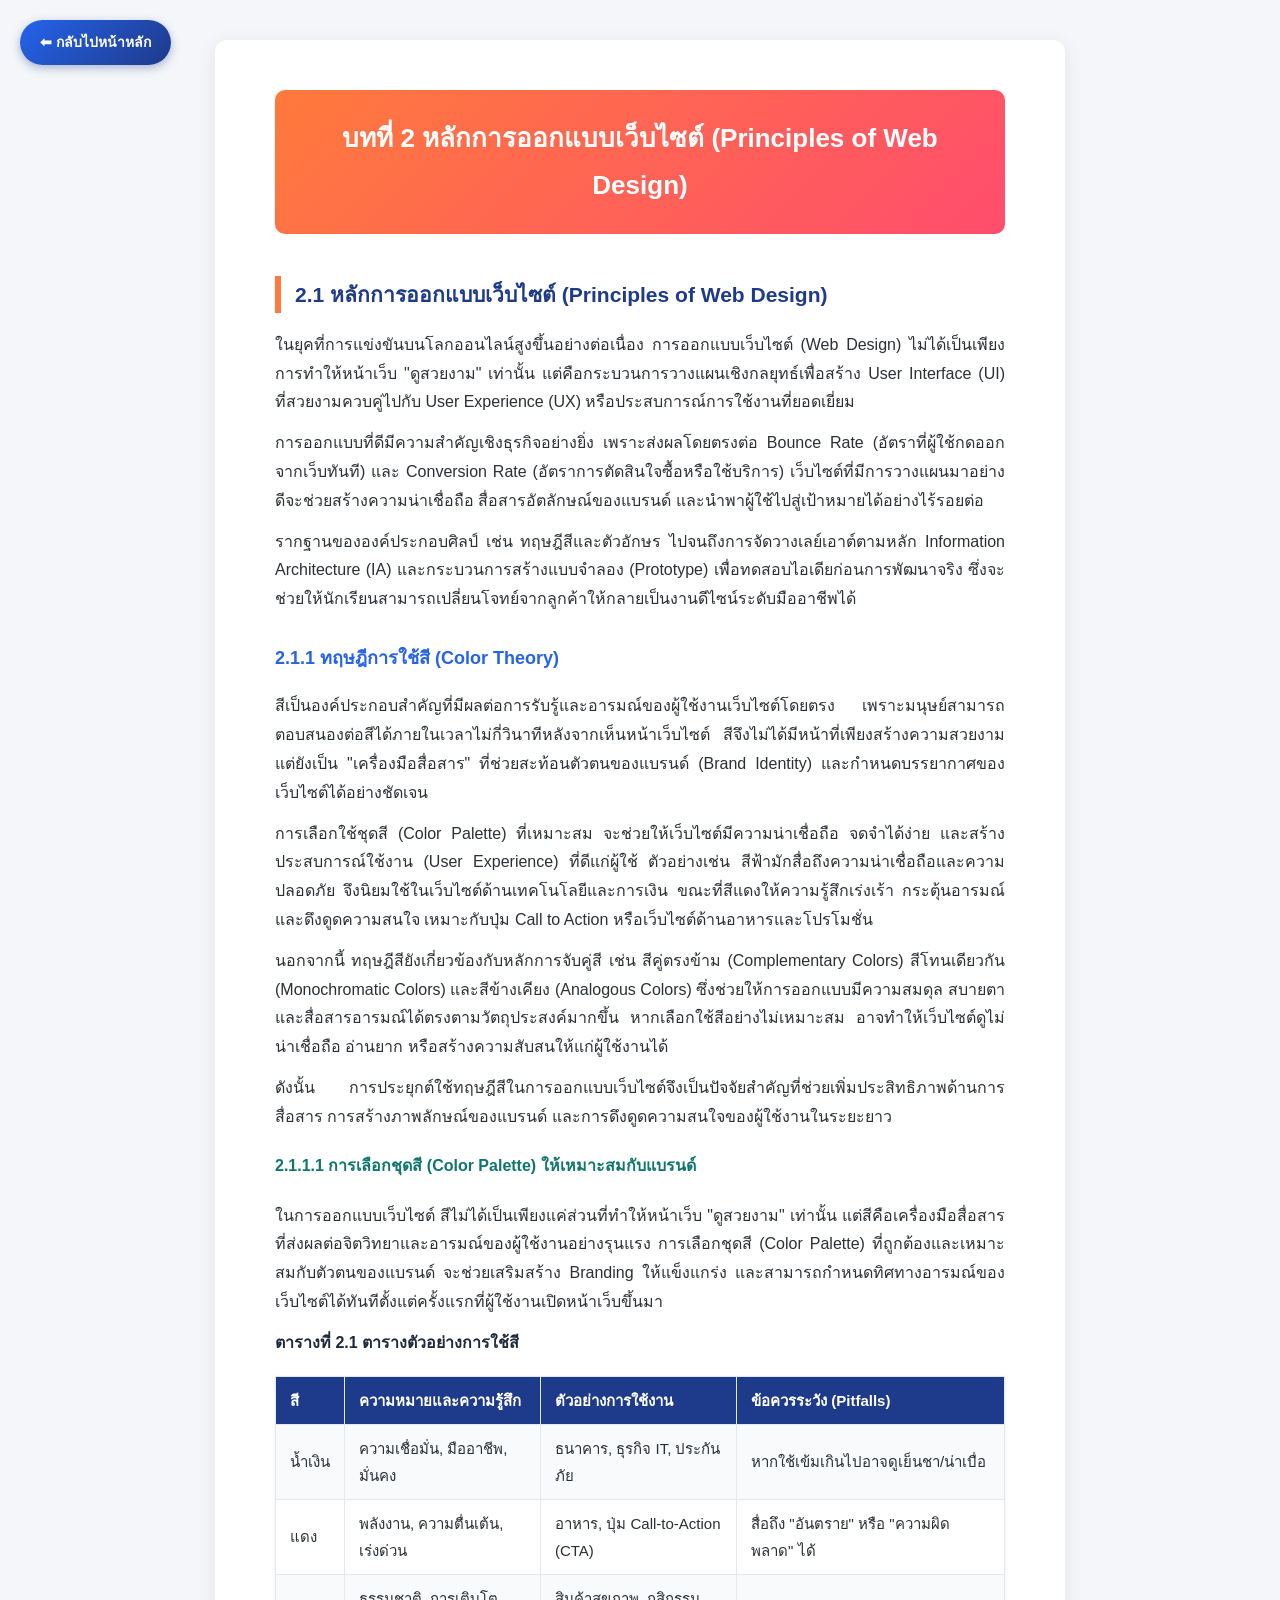
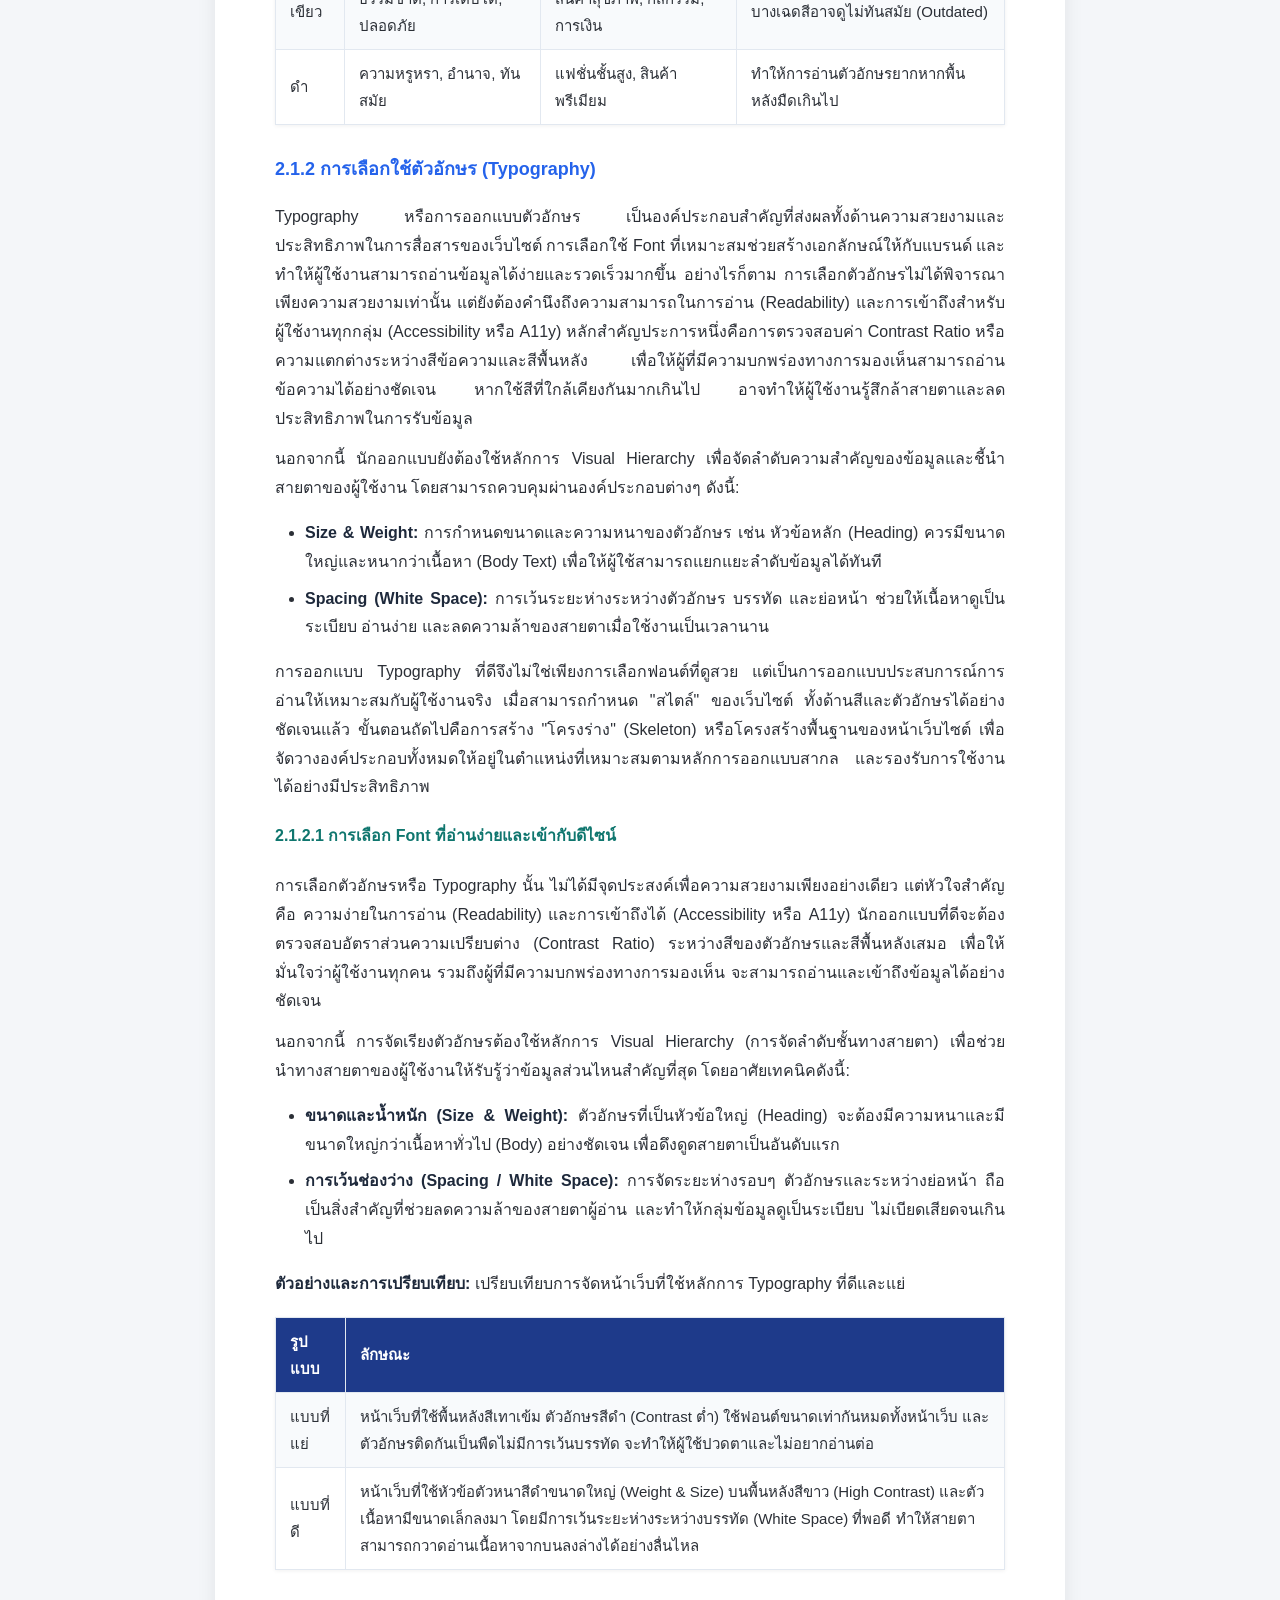
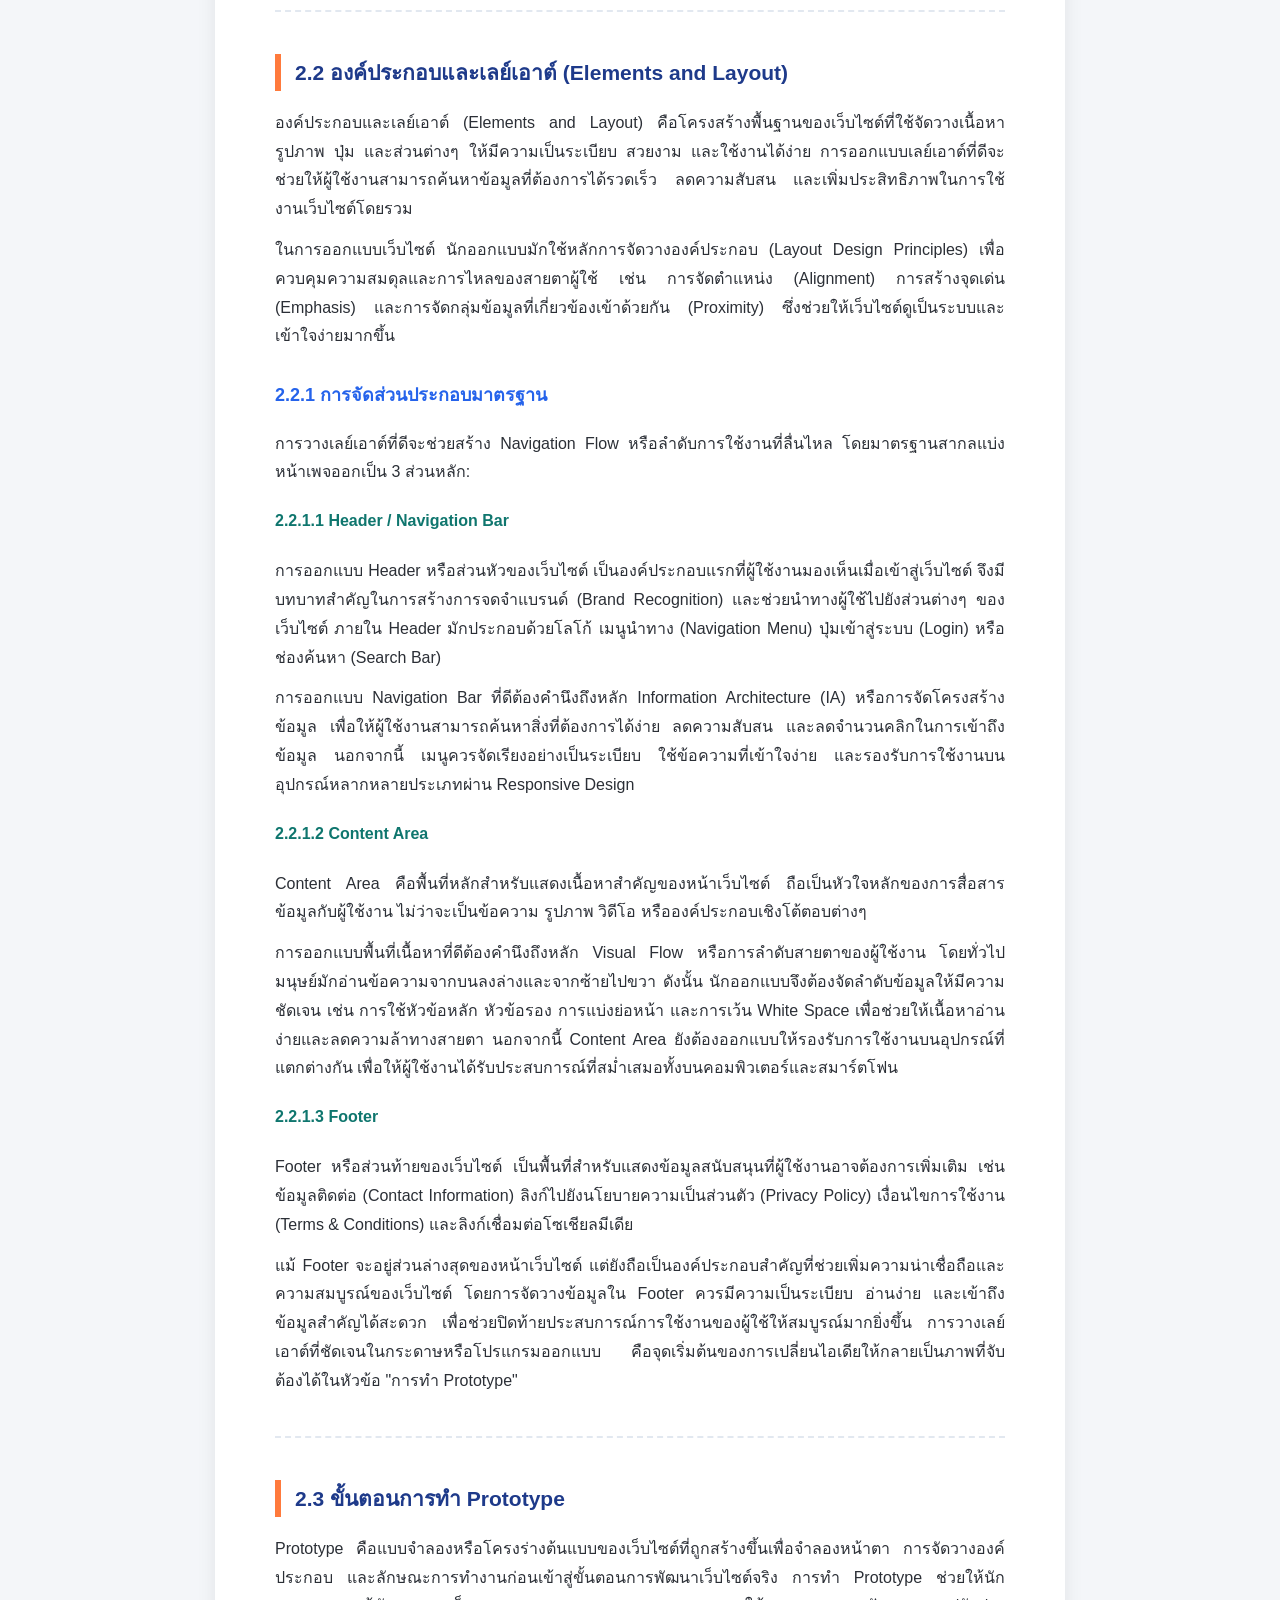
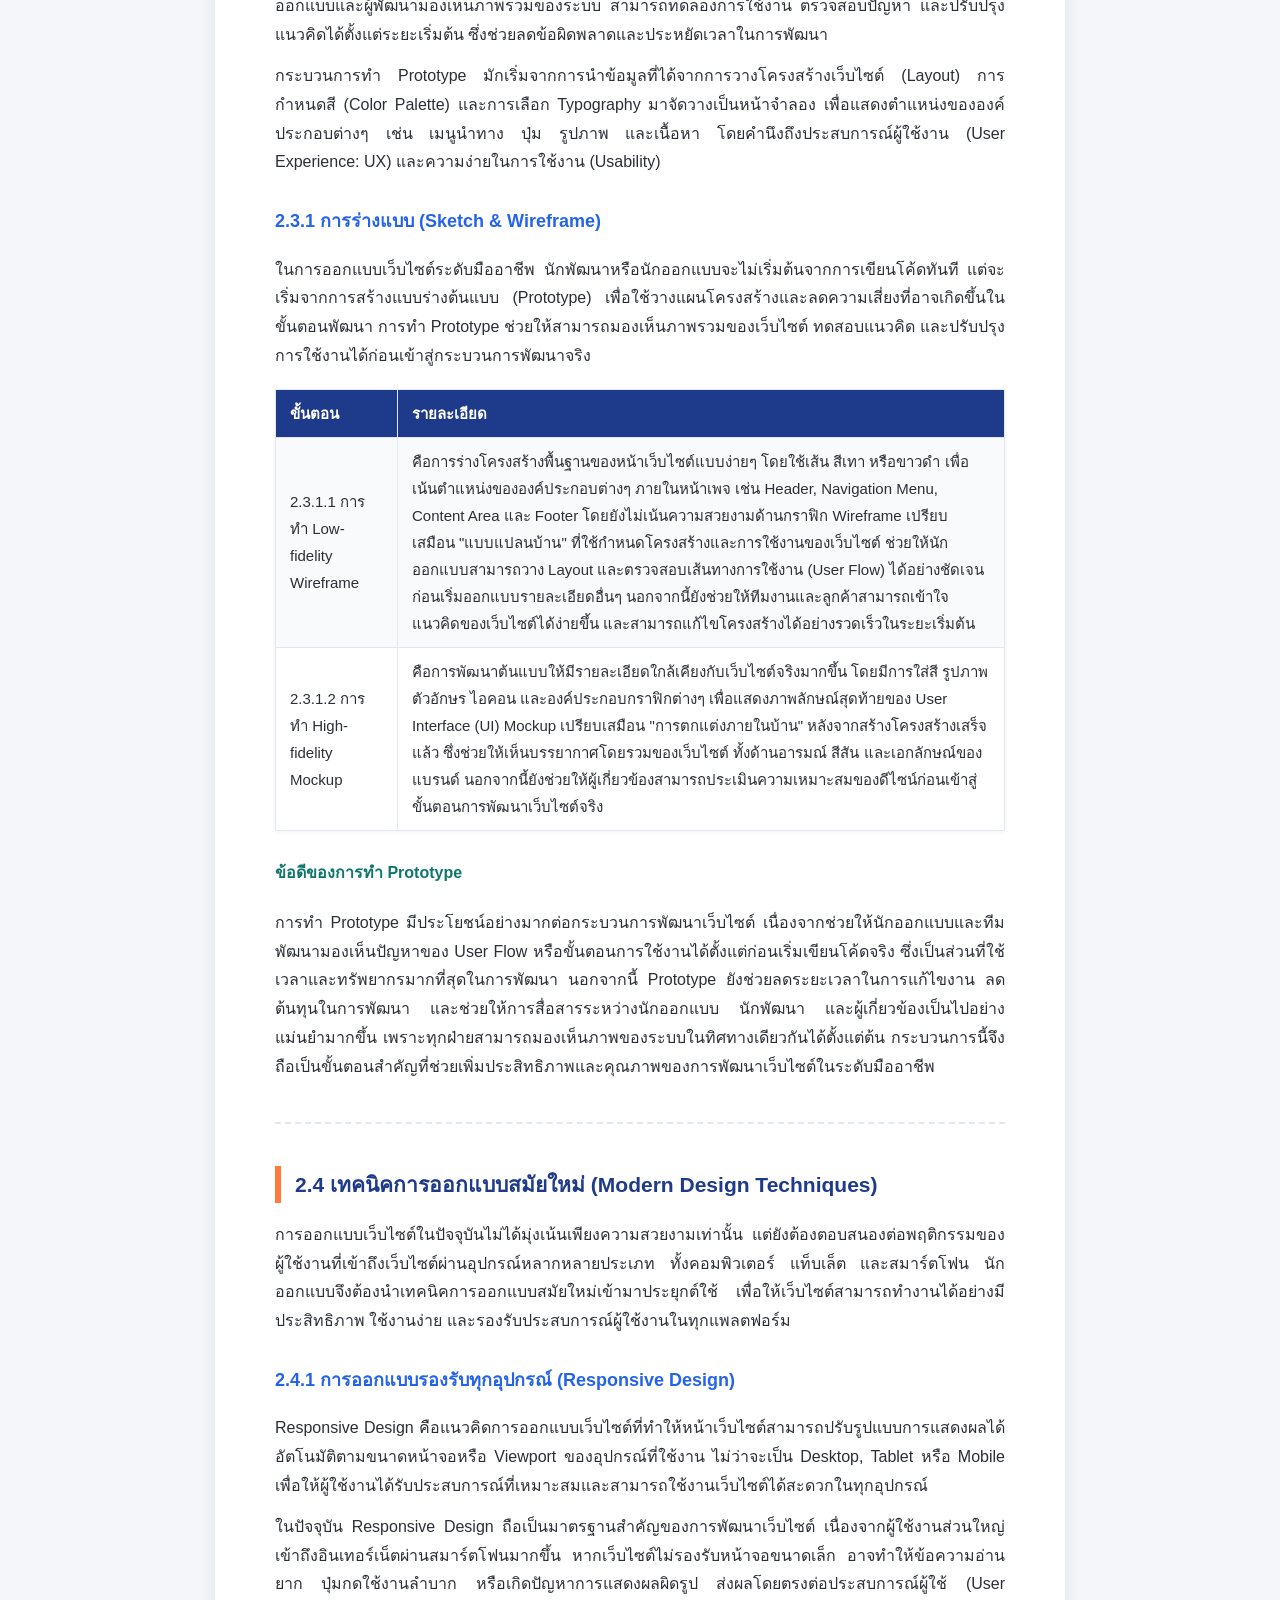
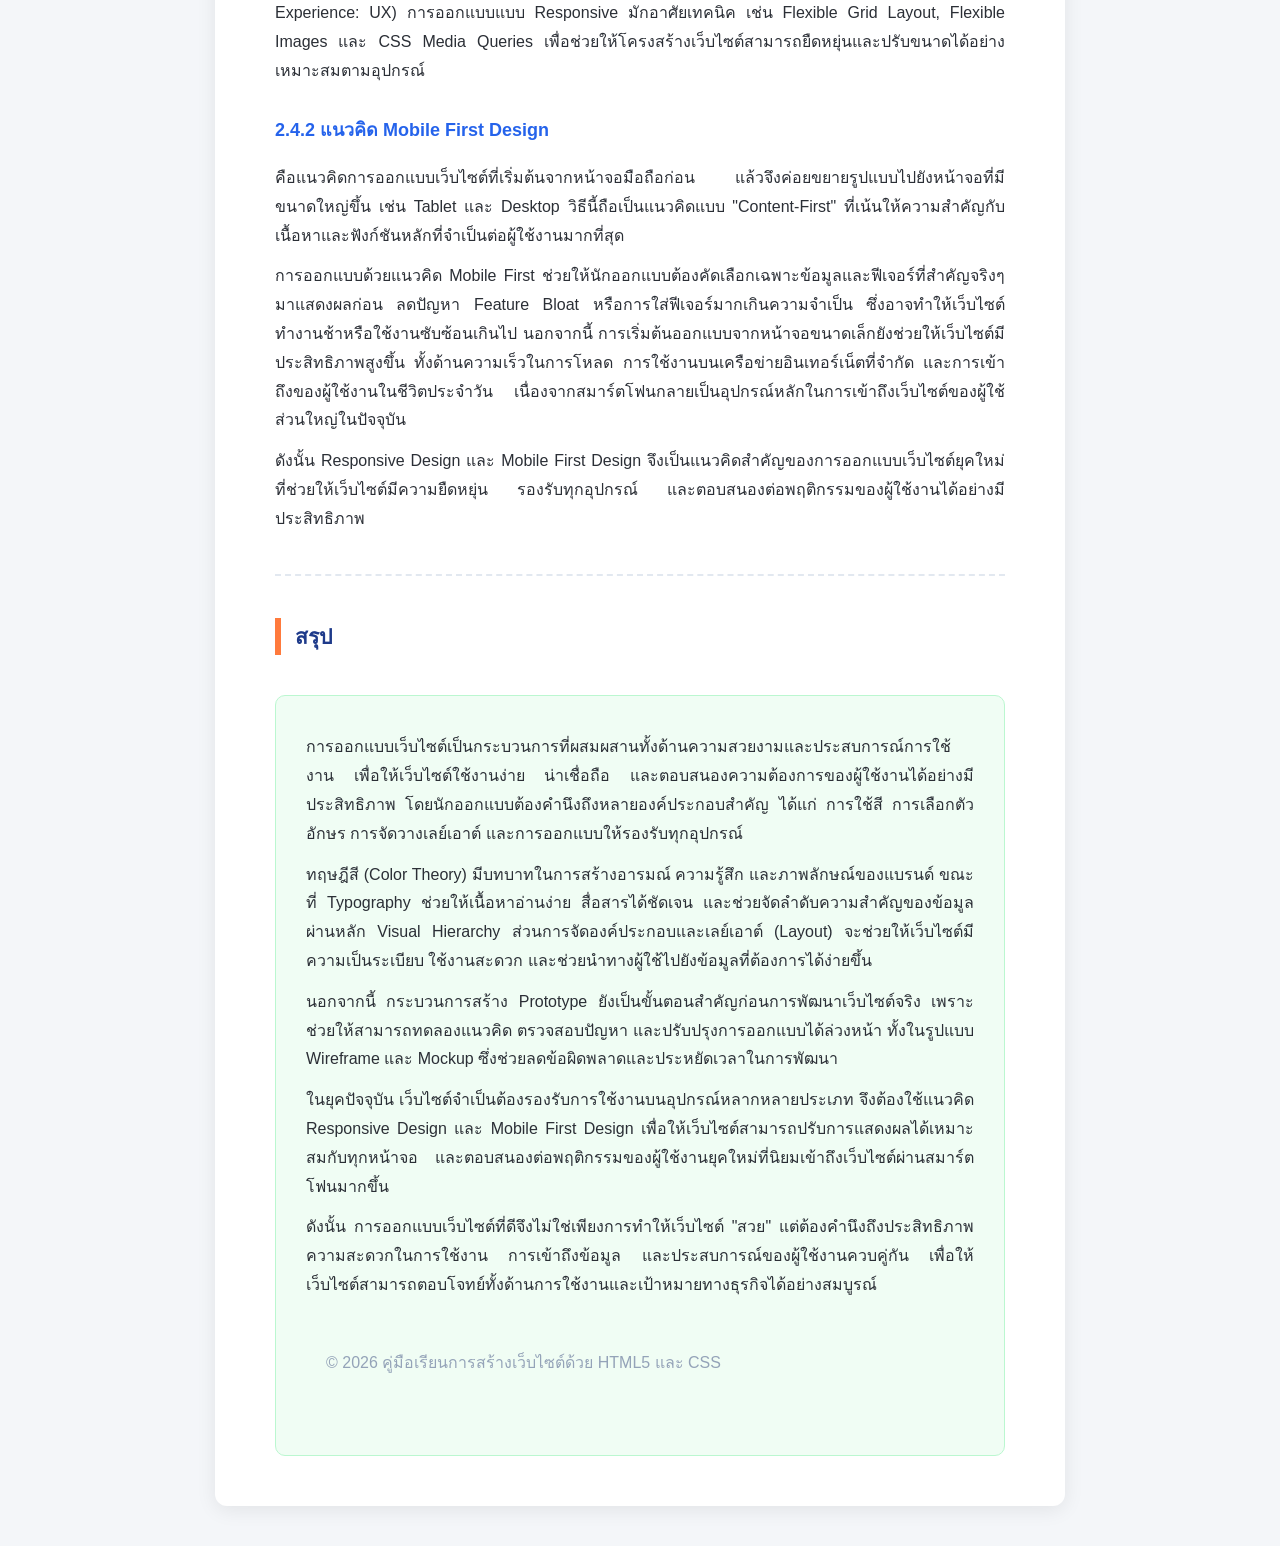
<file: lesson02.html>
<!DOCTYPE html>
<html lang="th">
<head>
<meta charset="UTF-8">
<meta name="viewport" content="width=device-width, initial-scale=1.0">
<title>บทที่ 2 หลักการออกแบบเว็บไซต์</title>
<link rel="stylesheet" href="Style.css">

</head>
<body>

<a href="index.html" class="btn-back-fixed">⬅ กลับไปหน้าหลัก</a>

<main class="content">
<h1>บทที่ 2 หลักการออกแบบเว็บไซต์ (Principles of Web Design)</h1>
<h2>2.1 หลักการออกแบบเว็บไซต์ (Principles of Web Design)</h2>
<p>ในยุคที่การแข่งขันบนโลกออนไลน์สูงขึ้นอย่างต่อเนื่อง การออกแบบเว็บไซต์ (Web Design) ไม่ได้เป็นเพียงการทำให้หน้าเว็บ "ดูสวยงาม" เท่านั้น แต่คือกระบวนการวางแผนเชิงกลยุทธ์เพื่อสร้าง User Interface (UI) ที่สวยงามควบคู่ไปกับ User Experience (UX) หรือประสบการณ์การใช้งานที่ยอดเยี่ยม</p>
<p>การออกแบบที่ดีมีความสำคัญเชิงธุรกิจอย่างยิ่ง เพราะส่งผลโดยตรงต่อ Bounce Rate (อัตราที่ผู้ใช้กดออกจากเว็บทันที) และ Conversion Rate (อัตราการตัดสินใจซื้อหรือใช้บริการ) เว็บไซต์ที่มีการวางแผนมาอย่างดีจะช่วยสร้างความน่าเชื่อถือ สื่อสารอัตลักษณ์ของแบรนด์ และนำพาผู้ใช้ไปสู่เป้าหมายได้อย่างไร้รอยต่อ</p>
<p>รากฐานขององค์ประกอบศิลป์ เช่น ทฤษฎีสีและตัวอักษร ไปจนถึงการจัดวางเลย์เอาต์ตามหลัก Information Architecture (IA) และกระบวนการสร้างแบบจำลอง (Prototype) เพื่อทดสอบไอเดียก่อนการพัฒนาจริง ซึ่งจะช่วยให้นักเรียนสามารถเปลี่ยนโจทย์จากลูกค้าให้กลายเป็นงานดีไซน์ระดับมืออาชีพได้</p>
<h3>2.1.1 ทฤษฎีการใช้สี (Color Theory)</h3>
<p>สีเป็นองค์ประกอบสำคัญที่มีผลต่อการรับรู้และอารมณ์ของผู้ใช้งานเว็บไซต์โดยตรง เพราะมนุษย์สามารถตอบสนองต่อสีได้ภายในเวลาไม่กี่วินาทีหลังจากเห็นหน้าเว็บไซต์ สีจึงไม่ได้มีหน้าที่เพียงสร้างความสวยงาม แต่ยังเป็น "เครื่องมือสื่อสาร" ที่ช่วยสะท้อนตัวตนของแบรนด์ (Brand Identity) และกำหนดบรรยากาศของเว็บไซต์ได้อย่างชัดเจน</p>
<p>การเลือกใช้ชุดสี (Color Palette) ที่เหมาะสม จะช่วยให้เว็บไซต์มีความน่าเชื่อถือ จดจำได้ง่าย และสร้างประสบการณ์ใช้งาน (User Experience) ที่ดีแก่ผู้ใช้ ตัวอย่างเช่น สีฟ้ามักสื่อถึงความน่าเชื่อถือและความปลอดภัย จึงนิยมใช้ในเว็บไซต์ด้านเทคโนโลยีและการเงิน ขณะที่สีแดงให้ความรู้สึกเร่งเร้า กระตุ้นอารมณ์ และดึงดูดความสนใจ เหมาะกับปุ่ม Call to Action หรือเว็บไซต์ด้านอาหารและโปรโมชั่น</p>
<p>นอกจากนี้ ทฤษฎีสียังเกี่ยวข้องกับหลักการจับคู่สี เช่น สีคู่ตรงข้าม (Complementary Colors) สีโทนเดียวกัน (Monochromatic Colors) และสีข้างเคียง (Analogous Colors) ซึ่งช่วยให้การออกแบบมีความสมดุล สบายตา และสื่อสารอารมณ์ได้ตรงตามวัตถุประสงค์มากขึ้น หากเลือกใช้สีอย่างไม่เหมาะสม อาจทำให้เว็บไซต์ดูไม่น่าเชื่อถือ อ่านยาก หรือสร้างความสับสนให้แก่ผู้ใช้งานได้</p>
<p>ดังนั้น การประยุกต์ใช้ทฤษฎีสีในการออกแบบเว็บไซต์จึงเป็นปัจจัยสำคัญที่ช่วยเพิ่มประสิทธิภาพด้านการสื่อสาร การสร้างภาพลักษณ์ของแบรนด์ และการดึงดูดความสนใจของผู้ใช้งานในระยะยาว</p>
<h4>2.1.1.1 การเลือกชุดสี (Color Palette) ให้เหมาะสมกับแบรนด์</h4>
<p>ในการออกแบบเว็บไซต์ สีไม่ได้เป็นเพียงแค่ส่วนที่ทำให้หน้าเว็บ "ดูสวยงาม" เท่านั้น แต่สีคือเครื่องมือสื่อสารที่ส่งผลต่อจิตวิทยาและอารมณ์ของผู้ใช้งานอย่างรุนแรง การเลือกชุดสี (Color Palette) ที่ถูกต้องและเหมาะสมกับตัวตนของแบรนด์ จะช่วยเสริมสร้าง Branding ให้แข็งแกร่ง และสามารถกำหนดทิศทางอารมณ์ของเว็บไซต์ได้ทันทีตั้งแต่ครั้งแรกที่ผู้ใช้งานเปิดหน้าเว็บขึ้นมา</p>
<p><b>ตารางที่ 2.1 ตารางตัวอย่างการใช้สี</b></p>
<table>
<tr><th>สี</th><th>ความหมายและความรู้สึก</th><th>ตัวอย่างการใช้งาน</th><th>ข้อควรระวัง (Pitfalls)</th></tr>
<tr>
<td>น้ำเงิน</td>
<td>ความเชื่อมั่น, มืออาชีพ, มั่นคง</td>
<td>ธนาคาร, ธุรกิจ IT, ประกันภัย</td>
<td>หากใช้เข้มเกินไปอาจดูเย็นชา/น่าเบื่อ</td>
</tr>
<tr>
<td>แดง</td>
<td>พลังงาน, ความตื่นเต้น, เร่งด่วน</td>
<td>อาหาร, ปุ่ม Call-to-Action (CTA)</td>
<td>สื่อถึง "อันตราย" หรือ "ความผิดพลาด" ได้</td>
</tr>
<tr>
<td>เขียว</td>
<td>ธรรมชาติ, การเติบโต, ปลอดภัย</td>
<td>สินค้าสุขภาพ, กสิกรรม, การเงิน</td>
<td>บางเฉดสีอาจดูไม่ทันสมัย (Outdated)</td>
</tr>
<tr>
<td>ดำ</td>
<td>ความหรูหรา, อำนาจ, ทันสมัย</td>
<td>แฟชั่นชั้นสูง, สินค้าพรีเมียม</td>
<td>ทำให้การอ่านตัวอักษรยากหากพื้นหลังมืดเกินไป</td>
</tr>
</table>
<h3>2.1.2 การเลือกใช้ตัวอักษร (Typography)</h3>
<p>Typography หรือการออกแบบตัวอักษร เป็นองค์ประกอบสำคัญที่ส่งผลทั้งด้านความสวยงามและประสิทธิภาพในการสื่อสารของเว็บไซต์ การเลือกใช้ Font ที่เหมาะสมช่วยสร้างเอกลักษณ์ให้กับแบรนด์ และทำให้ผู้ใช้งานสามารถอ่านข้อมูลได้ง่ายและรวดเร็วมากขึ้น อย่างไรก็ตาม การเลือกตัวอักษรไม่ได้พิจารณาเพียงความสวยงามเท่านั้น แต่ยังต้องคำนึงถึงความสามารถในการอ่าน (Readability) และการเข้าถึงสำหรับผู้ใช้งานทุกกลุ่ม (Accessibility หรือ A11y) หลักสำคัญประการหนึ่งคือการตรวจสอบค่า Contrast Ratio หรือความแตกต่างระหว่างสีข้อความและสีพื้นหลัง เพื่อให้ผู้ที่มีความบกพร่องทางการมองเห็นสามารถอ่านข้อความได้อย่างชัดเจน หากใช้สีที่ใกล้เคียงกันมากเกินไป อาจทำให้ผู้ใช้งานรู้สึกล้าสายตาและลดประสิทธิภาพในการรับข้อมูล</p>
<p>นอกจากนี้ นักออกแบบยังต้องใช้หลักการ Visual Hierarchy เพื่อจัดลำดับความสำคัญของข้อมูลและชี้นำสายตาของผู้ใช้งาน โดยสามารถควบคุมผ่านองค์ประกอบต่างๆ ดังนี้:</p>
<ul>
<li><b>Size &amp; Weight:</b> การกำหนดขนาดและความหนาของตัวอักษร เช่น หัวข้อหลัก (Heading) ควรมีขนาดใหญ่และหนากว่าเนื้อหา (Body Text) เพื่อให้ผู้ใช้สามารถแยกแยะลำดับข้อมูลได้ทันที</li>
<li><b>Spacing (White Space):</b> การเว้นระยะห่างระหว่างตัวอักษร บรรทัด และย่อหน้า ช่วยให้เนื้อหาดูเป็นระเบียบ อ่านง่าย และลดความล้าของสายตาเมื่อใช้งานเป็นเวลานาน</li>
</ul>
<p>การออกแบบ Typography ที่ดีจึงไม่ใช่เพียงการเลือกฟอนต์ที่ดูสวย แต่เป็นการออกแบบประสบการณ์การอ่านให้เหมาะสมกับผู้ใช้งานจริง เมื่อสามารถกำหนด "สไตล์" ของเว็บไซต์ ทั้งด้านสีและตัวอักษรได้อย่างชัดเจนแล้ว ขั้นตอนถัดไปคือการสร้าง "โครงร่าง" (Skeleton) หรือโครงสร้างพื้นฐานของหน้าเว็บไซต์ เพื่อจัดวางองค์ประกอบทั้งหมดให้อยู่ในตำแหน่งที่เหมาะสมตามหลักการออกแบบสากล และรองรับการใช้งานได้อย่างมีประสิทธิภาพ</p>
<h4>2.1.2.1 การเลือก Font ที่อ่านง่ายและเข้ากับดีไซน์</h4>
<p>การเลือกตัวอักษรหรือ Typography นั้น ไม่ได้มีจุดประสงค์เพื่อความสวยงามเพียงอย่างเดียว แต่หัวใจสำคัญคือ ความง่ายในการอ่าน (Readability) และการเข้าถึงได้ (Accessibility หรือ A11y) นักออกแบบที่ดีจะต้องตรวจสอบอัตราส่วนความเปรียบต่าง (Contrast Ratio) ระหว่างสีของตัวอักษรและสีพื้นหลังเสมอ เพื่อให้มั่นใจว่าผู้ใช้งานทุกคน รวมถึงผู้ที่มีความบกพร่องทางการมองเห็น จะสามารถอ่านและเข้าถึงข้อมูลได้อย่างชัดเจน</p>
<p>นอกจากนี้ การจัดเรียงตัวอักษรต้องใช้หลักการ Visual Hierarchy (การจัดลำดับชั้นทางสายตา) เพื่อช่วยนำทางสายตาของผู้ใช้งานให้รับรู้ว่าข้อมูลส่วนไหนสำคัญที่สุด โดยอาศัยเทคนิคดังนี้:</p>
<ul>
<li><b>ขนาดและน้ำหนัก (Size &amp; Weight):</b> ตัวอักษรที่เป็นหัวข้อใหญ่ (Heading) จะต้องมีความหนาและมีขนาดใหญ่กว่าเนื้อหาทั่วไป (Body) อย่างชัดเจน เพื่อดึงดูดสายตาเป็นอันดับแรก</li>
<li><b>การเว้นช่องว่าง (Spacing / White Space):</b> การจัดระยะห่างรอบๆ ตัวอักษรและระหว่างย่อหน้า ถือเป็นสิ่งสำคัญที่ช่วยลดความล้าของสายตาผู้อ่าน และทำให้กลุ่มข้อมูลดูเป็นระเบียบ ไม่เบียดเสียดจนเกินไป</li>
</ul>
<p><b>ตัวอย่างและการเปรียบเทียบ:</b> เปรียบเทียบการจัดหน้าเว็บที่ใช้หลักการ Typography ที่ดีและแย่</p>
<table>
<tr><th>รูปแบบ</th><th>ลักษณะ</th></tr>
<tr>
<td>แบบที่แย่</td>
<td>หน้าเว็บที่ใช้พื้นหลังสีเทาเข้ม ตัวอักษรสีดำ (Contrast ต่ำ) ใช้ฟอนต์ขนาดเท่ากันหมดทั้งหน้าเว็บ และตัวอักษรติดกันเป็นพืดไม่มีการเว้นบรรทัด จะทำให้ผู้ใช้ปวดตาและไม่อยากอ่านต่อ</td>
</tr>
<tr>
<td>แบบที่ดี</td>
<td>หน้าเว็บที่ใช้หัวข้อตัวหนาสีดำขนาดใหญ่ (Weight &amp; Size) บนพื้นหลังสีขาว (High Contrast) และตัวเนื้อหามีขนาดเล็กลงมา โดยมีการเว้นระยะห่างระหว่างบรรทัด (White Space) ที่พอดี ทำให้สายตาสามารถกวาดอ่านเนื้อหาจากบนลงล่างได้อย่างลื่นไหล</td>
</tr>
</table>
<hr/>
<h2>2.2 องค์ประกอบและเลย์เอาต์ (Elements and Layout)</h2>
<p>องค์ประกอบและเลย์เอาต์ (Elements and Layout) คือโครงสร้างพื้นฐานของเว็บไซต์ที่ใช้จัดวางเนื้อหา รูปภาพ ปุ่ม และส่วนต่างๆ ให้มีความเป็นระเบียบ สวยงาม และใช้งานได้ง่าย การออกแบบเลย์เอาต์ที่ดีจะช่วยให้ผู้ใช้งานสามารถค้นหาข้อมูลที่ต้องการได้รวดเร็ว ลดความสับสน และเพิ่มประสิทธิภาพในการใช้งานเว็บไซต์โดยรวม</p>
<p>ในการออกแบบเว็บไซต์ นักออกแบบมักใช้หลักการจัดวางองค์ประกอบ (Layout Design Principles) เพื่อควบคุมความสมดุลและการไหลของสายตาผู้ใช้ เช่น การจัดตำแหน่ง (Alignment) การสร้างจุดเด่น (Emphasis) และการจัดกลุ่มข้อมูลที่เกี่ยวข้องเข้าด้วยกัน (Proximity) ซึ่งช่วยให้เว็บไซต์ดูเป็นระบบและเข้าใจง่ายมากขึ้น</p>
<h3>2.2.1 การจัดส่วนประกอบมาตรฐาน</h3>
<p>การวางเลย์เอาต์ที่ดีจะช่วยสร้าง Navigation Flow หรือลำดับการใช้งานที่ลื่นไหล โดยมาตรฐานสากลแบ่งหน้าเพจออกเป็น 3 ส่วนหลัก:</p>
<h4>2.2.1.1 Header / Navigation Bar</h4>
<p>การออกแบบ Header หรือส่วนหัวของเว็บไซต์ เป็นองค์ประกอบแรกที่ผู้ใช้งานมองเห็นเมื่อเข้าสู่เว็บไซต์ จึงมีบทบาทสำคัญในการสร้างการจดจำแบรนด์ (Brand Recognition) และช่วยนำทางผู้ใช้ไปยังส่วนต่างๆ ของเว็บไซต์ ภายใน Header มักประกอบด้วยโลโก้ เมนูนำทาง (Navigation Menu) ปุ่มเข้าสู่ระบบ (Login) หรือช่องค้นหา (Search Bar)</p>
<p>การออกแบบ Navigation Bar ที่ดีต้องคำนึงถึงหลัก Information Architecture (IA) หรือการจัดโครงสร้างข้อมูล เพื่อให้ผู้ใช้งานสามารถค้นหาสิ่งที่ต้องการได้ง่าย ลดความสับสน และลดจำนวนคลิกในการเข้าถึงข้อมูล นอกจากนี้ เมนูควรจัดเรียงอย่างเป็นระเบียบ ใช้ข้อความที่เข้าใจง่าย และรองรับการใช้งานบนอุปกรณ์หลากหลายประเภทผ่าน Responsive Design</p>
<h4>2.2.1.2 Content Area</h4>
<p>Content Area คือพื้นที่หลักสำหรับแสดงเนื้อหาสำคัญของหน้าเว็บไซต์ ถือเป็นหัวใจหลักของการสื่อสารข้อมูลกับผู้ใช้งาน ไม่ว่าจะเป็นข้อความ รูปภาพ วิดีโอ หรือองค์ประกอบเชิงโต้ตอบต่างๆ</p>
<p>การออกแบบพื้นที่เนื้อหาที่ดีต้องคำนึงถึงหลัก Visual Flow หรือการลำดับสายตาของผู้ใช้งาน โดยทั่วไปมนุษย์มักอ่านข้อความจากบนลงล่างและจากซ้ายไปขวา ดังนั้น นักออกแบบจึงต้องจัดลำดับข้อมูลให้มีความชัดเจน เช่น การใช้หัวข้อหลัก หัวข้อรอง การแบ่งย่อหน้า และการเว้น White Space เพื่อช่วยให้เนื้อหาอ่านง่ายและลดความล้าทางสายตา นอกจากนี้ Content Area ยังต้องออกแบบให้รองรับการใช้งานบนอุปกรณ์ที่แตกต่างกัน เพื่อให้ผู้ใช้งานได้รับประสบการณ์ที่สม่ำเสมอทั้งบนคอมพิวเตอร์และสมาร์ตโฟน</p>
<h4>2.2.1.3 Footer</h4>
<p>Footer หรือส่วนท้ายของเว็บไซต์ เป็นพื้นที่สำหรับแสดงข้อมูลสนับสนุนที่ผู้ใช้งานอาจต้องการเพิ่มเติม เช่น ข้อมูลติดต่อ (Contact Information) ลิงก์ไปยังนโยบายความเป็นส่วนตัว (Privacy Policy) เงื่อนไขการใช้งาน (Terms &amp; Conditions) และลิงก์เชื่อมต่อโซเชียลมีเดีย</p>
<p>แม้ Footer จะอยู่ส่วนล่างสุดของหน้าเว็บไซต์ แต่ยังถือเป็นองค์ประกอบสำคัญที่ช่วยเพิ่มความน่าเชื่อถือและความสมบูรณ์ของเว็บไซต์ โดยการจัดวางข้อมูลใน Footer ควรมีความเป็นระเบียบ อ่านง่าย และเข้าถึงข้อมูลสำคัญได้สะดวก เพื่อช่วยปิดท้ายประสบการณ์การใช้งานของผู้ใช้ให้สมบูรณ์มากยิ่งขึ้น การวางเลย์เอาต์ที่ชัดเจนในกระดาษหรือโปรแกรมออกแบบ คือจุดเริ่มต้นของการเปลี่ยนไอเดียให้กลายเป็นภาพที่จับต้องได้ในหัวข้อ "การทำ Prototype"</p>
<hr/>
<h2>2.3 ขั้นตอนการทำ Prototype</h2>
<p>Prototype คือแบบจำลองหรือโครงร่างต้นแบบของเว็บไซต์ที่ถูกสร้างขึ้นเพื่อจำลองหน้าตา การจัดวางองค์ประกอบ และลักษณะการทำงานก่อนเข้าสู่ขั้นตอนการพัฒนาเว็บไซต์จริง การทำ Prototype ช่วยให้นักออกแบบและผู้พัฒนามองเห็นภาพรวมของระบบ สามารถทดลองการใช้งาน ตรวจสอบปัญหา และปรับปรุงแนวคิดได้ตั้งแต่ระยะเริ่มต้น ซึ่งช่วยลดข้อผิดพลาดและประหยัดเวลาในการพัฒนา</p>
<p>กระบวนการทำ Prototype มักเริ่มจากการนำข้อมูลที่ได้จากการวางโครงสร้างเว็บไซต์ (Layout) การกำหนดสี (Color Palette) และการเลือก Typography มาจัดวางเป็นหน้าจำลอง เพื่อแสดงตำแหน่งขององค์ประกอบต่างๆ เช่น เมนูนำทาง ปุ่ม รูปภาพ และเนื้อหา โดยคำนึงถึงประสบการณ์ผู้ใช้งาน (User Experience: UX) และความง่ายในการใช้งาน (Usability)</p>
<h3>2.3.1 การร่างแบบ (Sketch &amp; Wireframe)</h3>
<p>ในการออกแบบเว็บไซต์ระดับมืออาชีพ นักพัฒนาหรือนักออกแบบจะไม่เริ่มต้นจากการเขียนโค้ดทันที แต่จะเริ่มจากการสร้างแบบร่างต้นแบบ (Prototype) เพื่อใช้วางแผนโครงสร้างและลดความเสี่ยงที่อาจเกิดขึ้นในขั้นตอนพัฒนา การทำ Prototype ช่วยให้สามารถมองเห็นภาพรวมของเว็บไซต์ ทดสอบแนวคิด และปรับปรุงการใช้งานได้ก่อนเข้าสู่กระบวนการพัฒนาจริง</p>
<table>
<tr><th>ขั้นตอน</th><th>รายละเอียด</th></tr>
<tr>
<td>2.3.1.1 การทำ Low-fidelity Wireframe</td>
<td>คือการร่างโครงสร้างพื้นฐานของหน้าเว็บไซต์แบบง่ายๆ โดยใช้เส้น สีเทา หรือขาวดำ เพื่อเน้นตำแหน่งขององค์ประกอบต่างๆ ภายในหน้าเพจ เช่น Header, Navigation Menu, Content Area และ Footer โดยยังไม่เน้นความสวยงามด้านกราฟิก Wireframe เปรียบเสมือน "แบบแปลนบ้าน" ที่ใช้กำหนดโครงสร้างและการใช้งานของเว็บไซต์ ช่วยให้นักออกแบบสามารถวาง Layout และตรวจสอบเส้นทางการใช้งาน (User Flow) ได้อย่างชัดเจนก่อนเริ่มออกแบบรายละเอียดอื่นๆ นอกจากนี้ยังช่วยให้ทีมงานและลูกค้าสามารถเข้าใจแนวคิดของเว็บไซต์ได้ง่ายขึ้น และสามารถแก้ไขโครงสร้างได้อย่างรวดเร็วในระยะเริ่มต้น</td>
</tr>
<tr>
<td>2.3.1.2 การทำ High-fidelity Mockup</td>
<td>คือการพัฒนาต้นแบบให้มีรายละเอียดใกล้เคียงกับเว็บไซต์จริงมากขึ้น โดยมีการใส่สี รูปภาพ ตัวอักษร ไอคอน และองค์ประกอบกราฟิกต่างๆ เพื่อแสดงภาพลักษณ์สุดท้ายของ User Interface (UI) Mockup เปรียบเสมือน "การตกแต่งภายในบ้าน" หลังจากสร้างโครงสร้างเสร็จแล้ว ซึ่งช่วยให้เห็นบรรยากาศโดยรวมของเว็บไซต์ ทั้งด้านอารมณ์ สีสัน และเอกลักษณ์ของแบรนด์ นอกจากนี้ยังช่วยให้ผู้เกี่ยวข้องสามารถประเมินความเหมาะสมของดีไซน์ก่อนเข้าสู่ขั้นตอนการพัฒนาเว็บไซต์จริง</td>
</tr>
</table>
<h4>ข้อดีของการทำ Prototype</h4>
<p>การทำ Prototype มีประโยชน์อย่างมากต่อกระบวนการพัฒนาเว็บไซต์ เนื่องจากช่วยให้นักออกแบบและทีมพัฒนามองเห็นปัญหาของ User Flow หรือขั้นตอนการใช้งานได้ตั้งแต่ก่อนเริ่มเขียนโค้ดจริง ซึ่งเป็นส่วนที่ใช้เวลาและทรัพยากรมากที่สุดในการพัฒนา นอกจากนี้ Prototype ยังช่วยลดระยะเวลาในการแก้ไขงาน ลดต้นทุนในการพัฒนา และช่วยให้การสื่อสารระหว่างนักออกแบบ นักพัฒนา และผู้เกี่ยวข้องเป็นไปอย่างแม่นยำมากขึ้น เพราะทุกฝ่ายสามารถมองเห็นภาพของระบบในทิศทางเดียวกันได้ตั้งแต่ต้น กระบวนการนี้จึงถือเป็นขั้นตอนสำคัญที่ช่วยเพิ่มประสิทธิภาพและคุณภาพของการพัฒนาเว็บไซต์ในระดับมืออาชีพ</p>
<hr/>
<h2>2.4 เทคนิคการออกแบบสมัยใหม่ (Modern Design Techniques)</h2>
<p>การออกแบบเว็บไซต์ในปัจจุบันไม่ได้มุ่งเน้นเพียงความสวยงามเท่านั้น แต่ยังต้องตอบสนองต่อพฤติกรรมของผู้ใช้งานที่เข้าถึงเว็บไซต์ผ่านอุปกรณ์หลากหลายประเภท ทั้งคอมพิวเตอร์ แท็บเล็ต และสมาร์ตโฟน นักออกแบบจึงต้องนำเทคนิคการออกแบบสมัยใหม่เข้ามาประยุกต์ใช้ เพื่อให้เว็บไซต์สามารถทำงานได้อย่างมีประสิทธิภาพ ใช้งานง่าย และรองรับประสบการณ์ผู้ใช้งานในทุกแพลตฟอร์ม</p>
<h3>2.4.1 การออกแบบรองรับทุกอุปกรณ์ (Responsive Design)</h3>
<p>Responsive Design คือแนวคิดการออกแบบเว็บไซต์ที่ทำให้หน้าเว็บไซต์สามารถปรับรูปแบบการแสดงผลได้อัตโนมัติตามขนาดหน้าจอหรือ Viewport ของอุปกรณ์ที่ใช้งาน ไม่ว่าจะเป็น Desktop, Tablet หรือ Mobile เพื่อให้ผู้ใช้งานได้รับประสบการณ์ที่เหมาะสมและสามารถใช้งานเว็บไซต์ได้สะดวกในทุกอุปกรณ์</p>
<p>ในปัจจุบัน Responsive Design ถือเป็นมาตรฐานสำคัญของการพัฒนาเว็บไซต์ เนื่องจากผู้ใช้งานส่วนใหญ่เข้าถึงอินเทอร์เน็ตผ่านสมาร์ตโฟนมากขึ้น หากเว็บไซต์ไม่รองรับหน้าจอขนาดเล็ก อาจทำให้ข้อความอ่านยาก ปุ่มกดใช้งานลำบาก หรือเกิดปัญหาการแสดงผลผิดรูป ส่งผลโดยตรงต่อประสบการณ์ผู้ใช้ (User Experience: UX) การออกแบบแบบ Responsive มักอาศัยเทคนิค เช่น Flexible Grid Layout, Flexible Images และ CSS Media Queries เพื่อช่วยให้โครงสร้างเว็บไซต์สามารถยืดหยุ่นและปรับขนาดได้อย่างเหมาะสมตามอุปกรณ์</p>
<h3>2.4.2 แนวคิด Mobile First Design</h3>
<p>คือแนวคิดการออกแบบเว็บไซต์ที่เริ่มต้นจากหน้าจอมือถือก่อน แล้วจึงค่อยขยายรูปแบบไปยังหน้าจอที่มีขนาดใหญ่ขึ้น เช่น Tablet และ Desktop วิธีนี้ถือเป็นแนวคิดแบบ "Content-First" ที่เน้นให้ความสำคัญกับเนื้อหาและฟังก์ชันหลักที่จำเป็นต่อผู้ใช้งานมากที่สุด</p>
<p>การออกแบบด้วยแนวคิด Mobile First ช่วยให้นักออกแบบต้องคัดเลือกเฉพาะข้อมูลและฟีเจอร์ที่สำคัญจริงๆ มาแสดงผลก่อน ลดปัญหา Feature Bloat หรือการใส่ฟีเจอร์มากเกินความจำเป็น ซึ่งอาจทำให้เว็บไซต์ทำงานช้าหรือใช้งานซับซ้อนเกินไป นอกจากนี้ การเริ่มต้นออกแบบจากหน้าจอขนาดเล็กยังช่วยให้เว็บไซต์มีประสิทธิภาพสูงขึ้น ทั้งด้านความเร็วในการโหลด การใช้งานบนเครือข่ายอินเทอร์เน็ตที่จำกัด และการเข้าถึงของผู้ใช้งานในชีวิตประจำวัน เนื่องจากสมาร์ตโฟนกลายเป็นอุปกรณ์หลักในการเข้าถึงเว็บไซต์ของผู้ใช้ส่วนใหญ่ในปัจจุบัน</p>
<p>ดังนั้น Responsive Design และ Mobile First Design จึงเป็นแนวคิดสำคัญของการออกแบบเว็บไซต์ยุคใหม่ ที่ช่วยให้เว็บไซต์มีความยืดหยุ่น รองรับทุกอุปกรณ์ และตอบสนองต่อพฤติกรรมของผู้ใช้งานได้อย่างมีประสิทธิภาพ</p>
<hr/>
<h2>สรุป</h2>
<div class="summary-box">
<p>การออกแบบเว็บไซต์เป็นกระบวนการที่ผสมผสานทั้งด้านความสวยงามและประสบการณ์การใช้งาน เพื่อให้เว็บไซต์ใช้งานง่าย น่าเชื่อถือ และตอบสนองความต้องการของผู้ใช้งานได้อย่างมีประสิทธิภาพ โดยนักออกแบบต้องคำนึงถึงหลายองค์ประกอบสำคัญ ได้แก่ การใช้สี การเลือกตัวอักษร การจัดวางเลย์เอาต์ และการออกแบบให้รองรับทุกอุปกรณ์</p>
<p>ทฤษฎีสี (Color Theory) มีบทบาทในการสร้างอารมณ์ ความรู้สึก และภาพลักษณ์ของแบรนด์ ขณะที่ Typography ช่วยให้เนื้อหาอ่านง่าย สื่อสารได้ชัดเจน และช่วยจัดลำดับความสำคัญของข้อมูลผ่านหลัก Visual Hierarchy ส่วนการจัดองค์ประกอบและเลย์เอาต์ (Layout) จะช่วยให้เว็บไซต์มีความเป็นระเบียบ ใช้งานสะดวก และช่วยนำทางผู้ใช้ไปยังข้อมูลที่ต้องการได้ง่ายขึ้น</p>
<p>นอกจากนี้ กระบวนการสร้าง Prototype ยังเป็นขั้นตอนสำคัญก่อนการพัฒนาเว็บไซต์จริง เพราะช่วยให้สามารถทดลองแนวคิด ตรวจสอบปัญหา และปรับปรุงการออกแบบได้ล่วงหน้า ทั้งในรูปแบบ Wireframe และ Mockup ซึ่งช่วยลดข้อผิดพลาดและประหยัดเวลาในการพัฒนา</p>
<p>ในยุคปัจจุบัน เว็บไซต์จำเป็นต้องรองรับการใช้งานบนอุปกรณ์หลากหลายประเภท จึงต้องใช้แนวคิด Responsive Design และ Mobile First Design เพื่อให้เว็บไซต์สามารถปรับการแสดงผลได้เหมาะสมกับทุกหน้าจอ และตอบสนองต่อพฤติกรรมของผู้ใช้งานยุคใหม่ที่นิยมเข้าถึงเว็บไซต์ผ่านสมาร์ตโฟนมากขึ้น</p>
<p>ดังนั้น การออกแบบเว็บไซต์ที่ดีจึงไม่ใช่เพียงการทำให้เว็บไซต์ "สวย" แต่ต้องคำนึงถึงประสิทธิภาพ ความสะดวกในการใช้งาน การเข้าถึงข้อมูล และประสบการณ์ของผู้ใช้งานควบคู่กัน เพื่อให้เว็บไซต์สามารถตอบโจทย์ทั้งด้านการใช้งานและเป้าหมายทางธุรกิจได้อย่างสมบูรณ์</p>

<footer class="site-footer">
    <p>© 2026 คู่มือเรียนการสร้างเว็บไซต์ด้วย HTML5 และ CSS</p>
</footer>

</body>
</html>
</file>
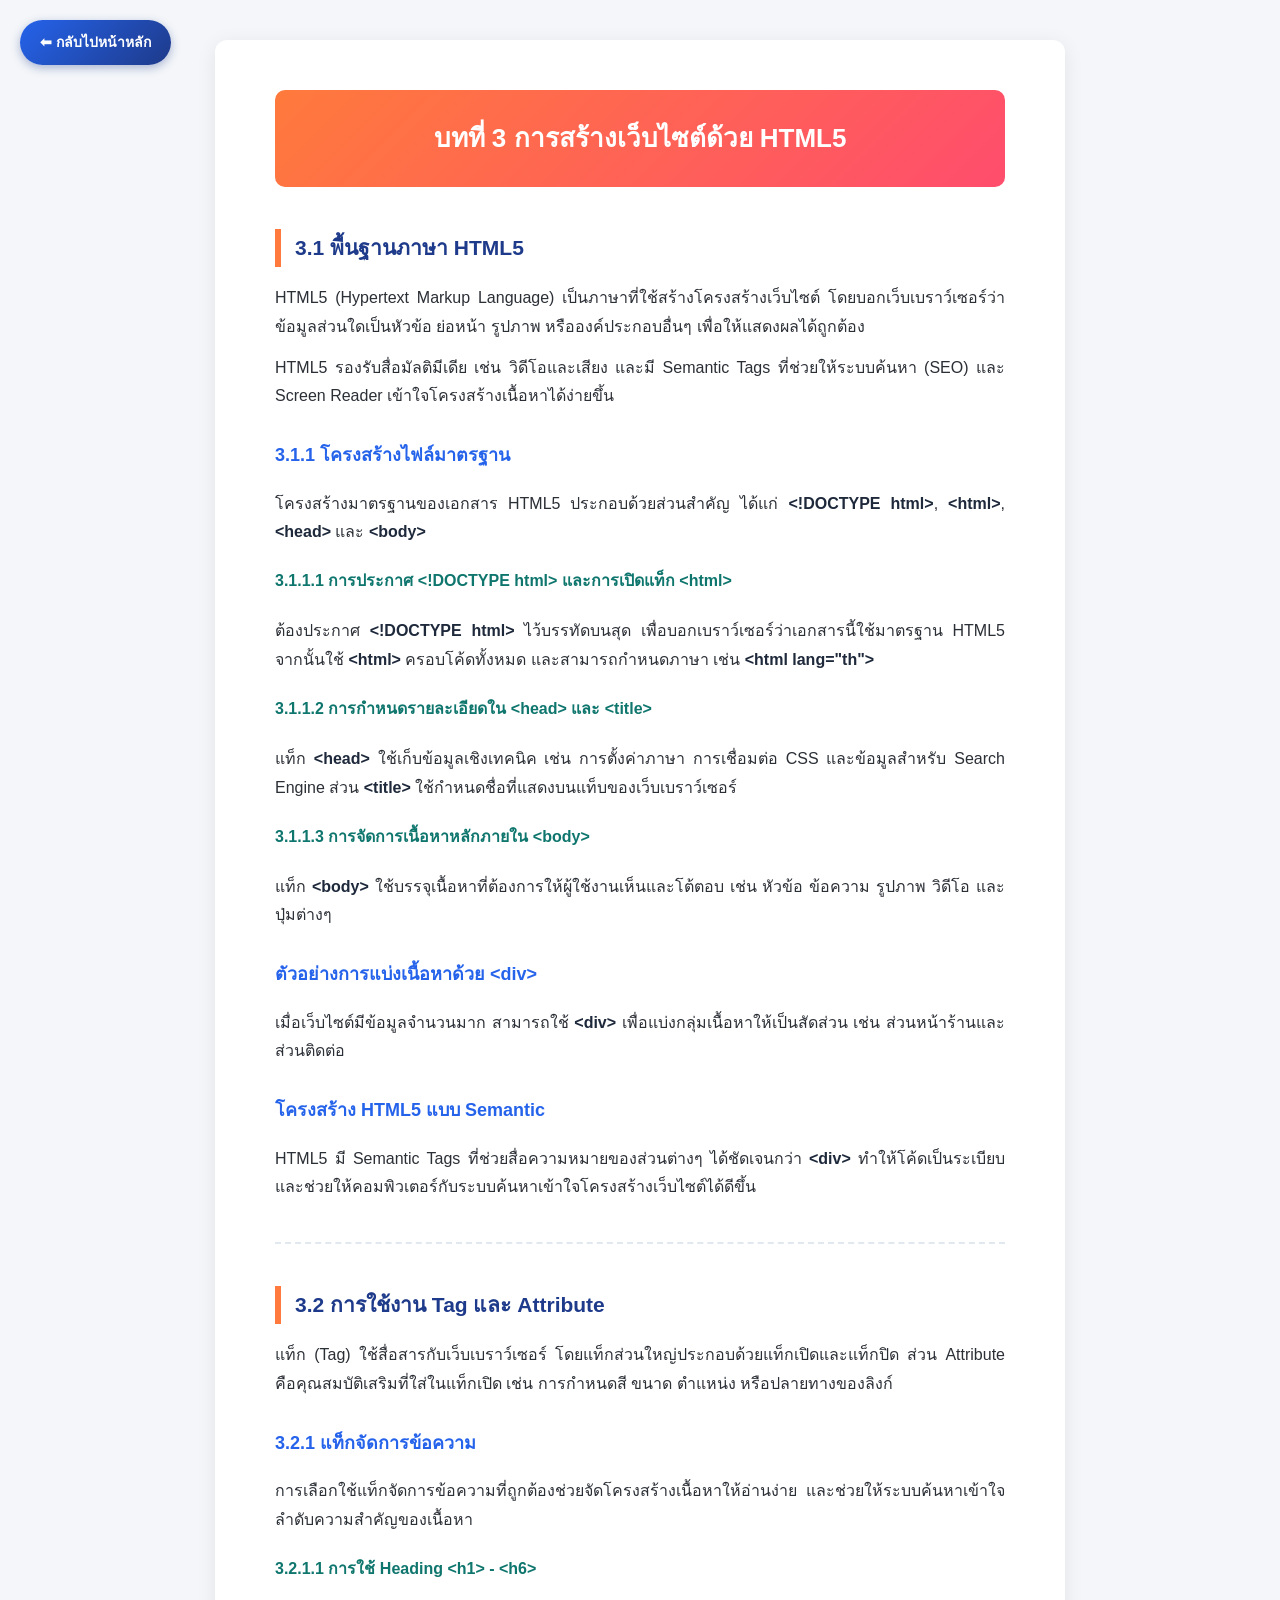
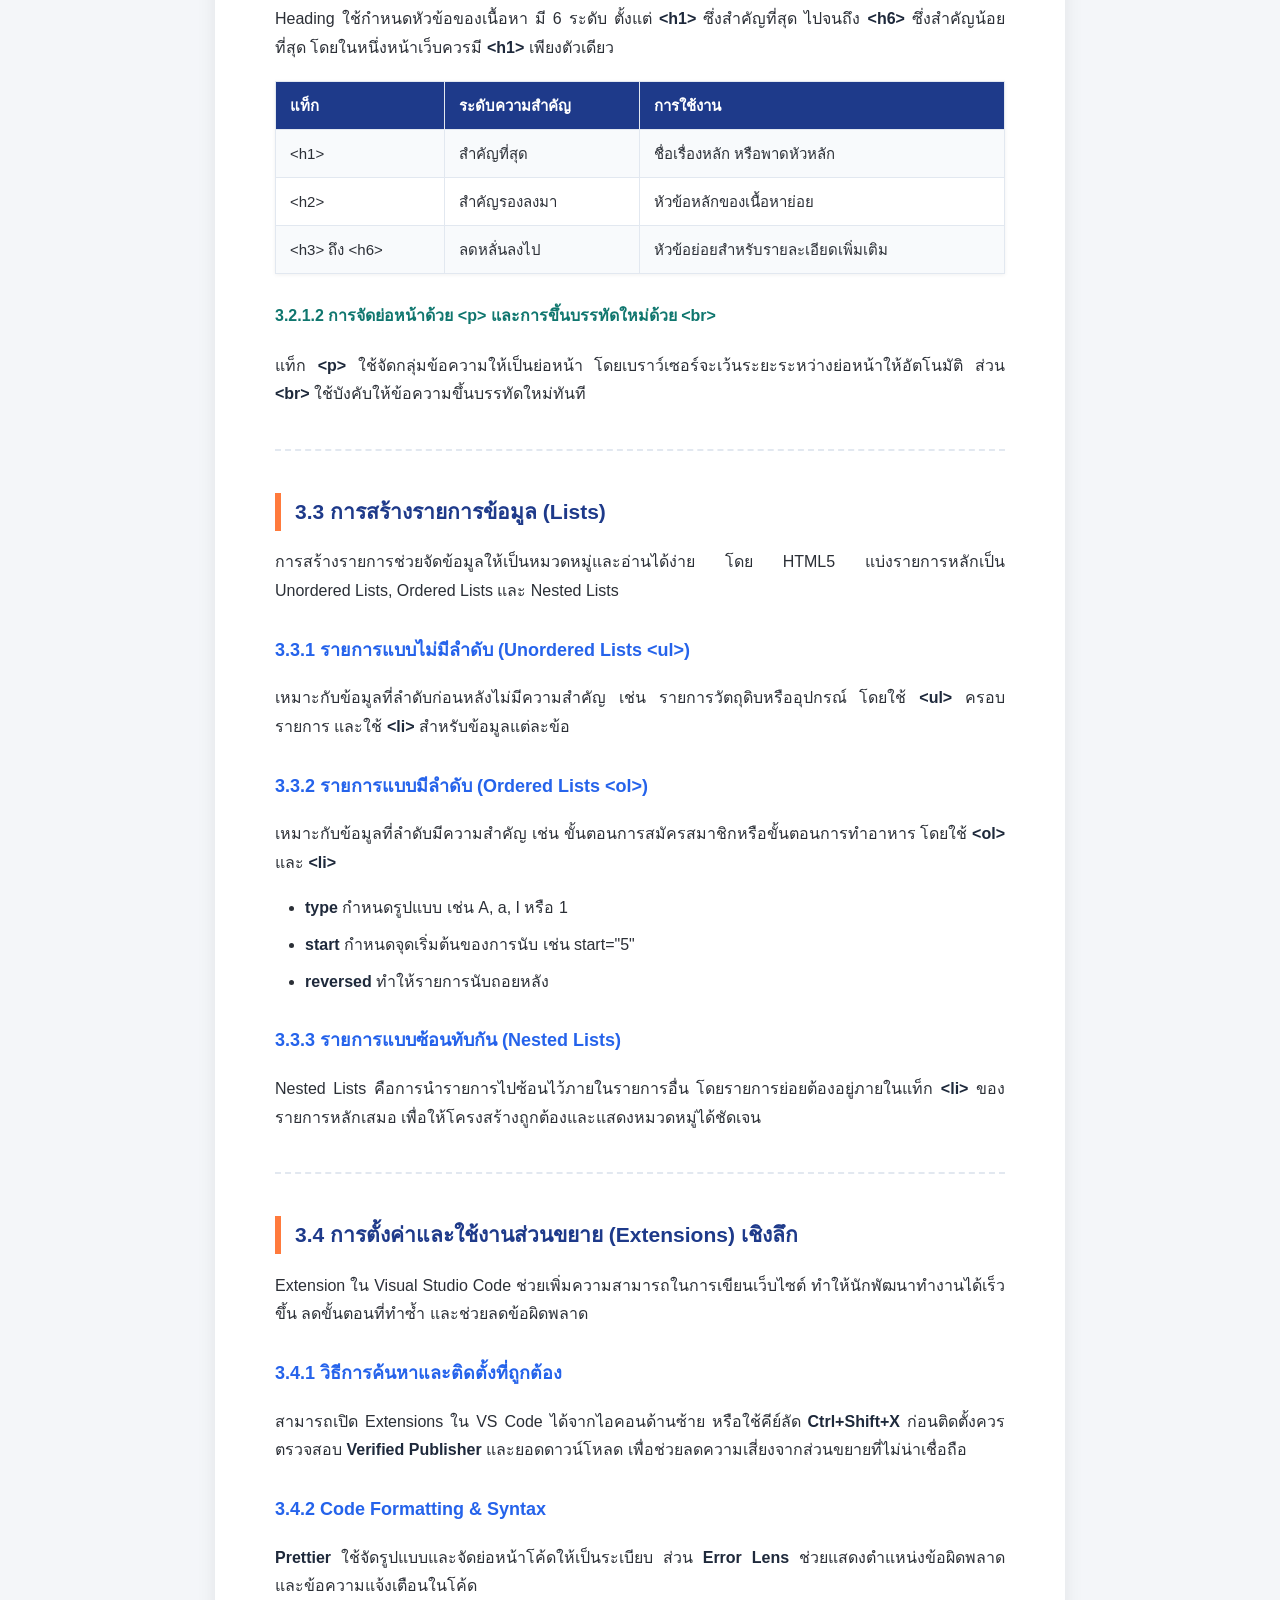
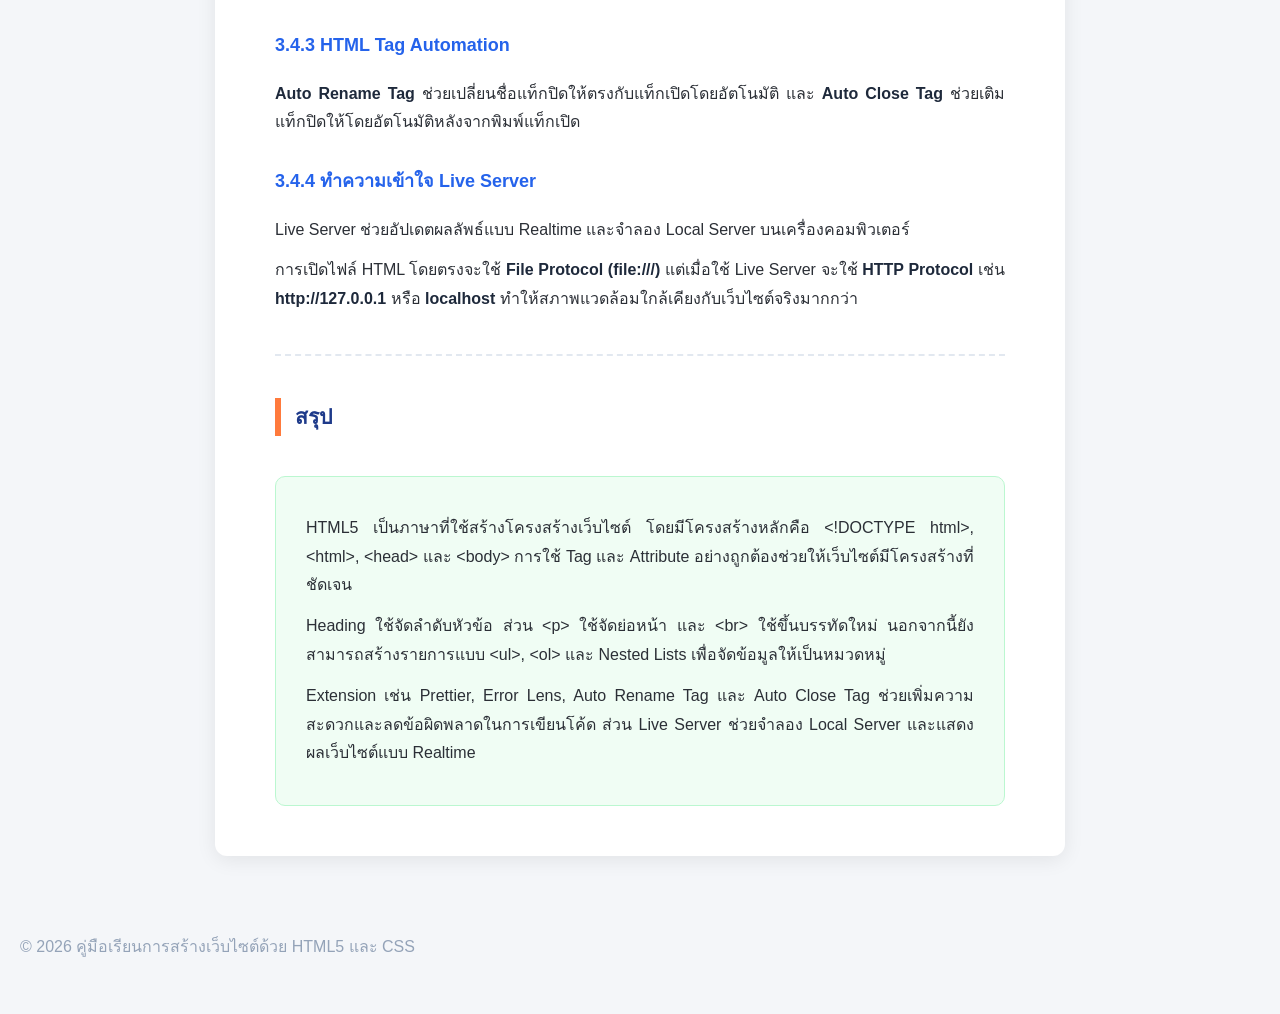
<file: lesson03.html>
<!DOCTYPE html>
<html lang="th">
<head>
<meta charset="UTF-8">
<meta name="viewport" content="width=device-width, initial-scale=1.0">
<title>บทที่ 3 การสร้างเว็บไซต์ด้วย HTML5</title>
<link rel="stylesheet" href="Style.css">

</head>
<body>

<a href="index.html" class="btn-back-fixed">⬅ กลับไปหน้าหลัก</a>

<main class="content">
<h1>บทที่ 3 การสร้างเว็บไซต์ด้วย HTML5</h1>
<h2>3.1 พื้นฐานภาษา HTML5</h2>
<p>HTML5 (Hypertext Markup Language) เป็นภาษาที่ใช้สร้างโครงสร้างเว็บไซต์ โดยบอกเว็บเบราว์เซอร์ว่าข้อมูลส่วนใดเป็นหัวข้อ ย่อหน้า รูปภาพ หรือองค์ประกอบอื่นๆ เพื่อให้แสดงผลได้ถูกต้อง</p>
<p>HTML5 รองรับสื่อมัลติมีเดีย เช่น วิดีโอและเสียง และมี Semantic Tags ที่ช่วยให้ระบบค้นหา (SEO) และ Screen Reader เข้าใจโครงสร้างเนื้อหาได้ง่ายขึ้น</p>
<h3>3.1.1 โครงสร้างไฟล์มาตรฐาน</h3>
<p>โครงสร้างมาตรฐานของเอกสาร HTML5 ประกอบด้วยส่วนสำคัญ ได้แก่ <b>&lt;!DOCTYPE html&gt;</b>, <b>&lt;html&gt;</b>, <b>&lt;head&gt;</b> และ <b>&lt;body&gt;</b></p>
<h4>3.1.1.1 การประกาศ &lt;!DOCTYPE html&gt; และการเปิดแท็ก &lt;html&gt;</h4>
<p>ต้องประกาศ <b>&lt;!DOCTYPE html&gt;</b> ไว้บรรทัดบนสุด เพื่อบอกเบราว์เซอร์ว่าเอกสารนี้ใช้มาตรฐาน HTML5 จากนั้นใช้ <b>&lt;html&gt;</b> ครอบโค้ดทั้งหมด และสามารถกำหนดภาษา เช่น <b>&lt;html lang="th"&gt;</b></p>
<h4>3.1.1.2 การกำหนดรายละเอียดใน &lt;head&gt; และ &lt;title&gt;</h4>
<p>แท็ก <b>&lt;head&gt;</b> ใช้เก็บข้อมูลเชิงเทคนิค เช่น การตั้งค่าภาษา การเชื่อมต่อ CSS และข้อมูลสำหรับ Search Engine ส่วน <b>&lt;title&gt;</b> ใช้กำหนดชื่อที่แสดงบนแท็บของเว็บเบราว์เซอร์</p>
<h4>3.1.1.3 การจัดการเนื้อหาหลักภายใน &lt;body&gt;</h4>
<p>แท็ก <b>&lt;body&gt;</b> ใช้บรรจุเนื้อหาที่ต้องการให้ผู้ใช้งานเห็นและโต้ตอบ เช่น หัวข้อ ข้อความ รูปภาพ วิดีโอ และปุ่มต่างๆ</p>
<h3>ตัวอย่างการแบ่งเนื้อหาด้วย &lt;div&gt;</h3>
<p>เมื่อเว็บไซต์มีข้อมูลจำนวนมาก สามารถใช้ <b>&lt;div&gt;</b> เพื่อแบ่งกลุ่มเนื้อหาให้เป็นสัดส่วน เช่น ส่วนหน้าร้านและส่วนติดต่อ</p>
<h3>โครงสร้าง HTML5 แบบ Semantic</h3>
<p>HTML5 มี Semantic Tags ที่ช่วยสื่อความหมายของส่วนต่างๆ ได้ชัดเจนกว่า <b>&lt;div&gt;</b> ทำให้โค้ดเป็นระเบียบและช่วยให้คอมพิวเตอร์กับระบบค้นหาเข้าใจโครงสร้างเว็บไซต์ได้ดีขึ้น</p>
<hr/>
<h2>3.2 การใช้งาน Tag และ Attribute</h2>
<p>แท็ก (Tag) ใช้สื่อสารกับเว็บเบราว์เซอร์ โดยแท็กส่วนใหญ่ประกอบด้วยแท็กเปิดและแท็กปิด ส่วน Attribute คือคุณสมบัติเสริมที่ใส่ในแท็กเปิด เช่น การกำหนดสี ขนาด ตำแหน่ง หรือปลายทางของลิงก์</p>
<h3>3.2.1 แท็กจัดการข้อความ</h3>
<p>การเลือกใช้แท็กจัดการข้อความที่ถูกต้องช่วยจัดโครงสร้างเนื้อหาให้อ่านง่าย และช่วยให้ระบบค้นหาเข้าใจลำดับความสำคัญของเนื้อหา</p>
<h4>3.2.1.1 การใช้ Heading &lt;h1&gt; - &lt;h6&gt;</h4>
<p>Heading ใช้กำหนดหัวข้อของเนื้อหา มี 6 ระดับ ตั้งแต่ <b>&lt;h1&gt;</b> ซึ่งสำคัญที่สุด ไปจนถึง <b>&lt;h6&gt;</b> ซึ่งสำคัญน้อยที่สุด โดยในหนึ่งหน้าเว็บควรมี <b>&lt;h1&gt;</b> เพียงตัวเดียว</p>
<table>
<tr><th>แท็ก</th><th>ระดับความสำคัญ</th><th>การใช้งาน</th></tr>
<tr><td>&lt;h1&gt;</td><td>สำคัญที่สุด</td><td>ชื่อเรื่องหลัก หรือพาดหัวหลัก</td></tr>
<tr><td>&lt;h2&gt;</td><td>สำคัญรองลงมา</td><td>หัวข้อหลักของเนื้อหาย่อย</td></tr>
<tr><td>&lt;h3&gt; ถึง &lt;h6&gt;</td><td>ลดหลั่นลงไป</td><td>หัวข้อย่อยสำหรับรายละเอียดเพิ่มเติม</td></tr>
</table>
<h4>3.2.1.2 การจัดย่อหน้าด้วย &lt;p&gt; และการขึ้นบรรทัดใหม่ด้วย &lt;br&gt;</h4>
<p>แท็ก <b>&lt;p&gt;</b> ใช้จัดกลุ่มข้อความให้เป็นย่อหน้า โดยเบราว์เซอร์จะเว้นระยะระหว่างย่อหน้าให้อัตโนมัติ ส่วน <b>&lt;br&gt;</b> ใช้บังคับให้ข้อความขึ้นบรรทัดใหม่ทันที</p>
<hr/>
<h2>3.3 การสร้างรายการข้อมูล (Lists)</h2>
<p>การสร้างรายการช่วยจัดข้อมูลให้เป็นหมวดหมู่และอ่านได้ง่าย โดย HTML5 แบ่งรายการหลักเป็น Unordered Lists, Ordered Lists และ Nested Lists</p>
<h3>3.3.1 รายการแบบไม่มีลำดับ (Unordered Lists &lt;ul&gt;)</h3>
<p>เหมาะกับข้อมูลที่ลำดับก่อนหลังไม่มีความสำคัญ เช่น รายการวัตถุดิบหรืออุปกรณ์ โดยใช้ <b>&lt;ul&gt;</b> ครอบรายการ และใช้ <b>&lt;li&gt;</b> สำหรับข้อมูลแต่ละข้อ</p>
<h3>3.3.2 รายการแบบมีลำดับ (Ordered Lists &lt;ol&gt;)</h3>
<p>เหมาะกับข้อมูลที่ลำดับมีความสำคัญ เช่น ขั้นตอนการสมัครสมาชิกหรือขั้นตอนการทำอาหาร โดยใช้ <b>&lt;ol&gt;</b> และ <b>&lt;li&gt;</b></p>
<ul>
<li><b>type</b> กำหนดรูปแบบ เช่น A, a, I หรือ 1</li>
<li><b>start</b> กำหนดจุดเริ่มต้นของการนับ เช่น start="5"</li>
<li><b>reversed</b> ทำให้รายการนับถอยหลัง</li>
</ul>
<h3>3.3.3 รายการแบบซ้อนทับกัน (Nested Lists)</h3>
<p>Nested Lists คือการนำรายการไปซ้อนไว้ภายในรายการอื่น โดยรายการย่อยต้องอยู่ภายในแท็ก <b>&lt;li&gt;</b> ของรายการหลักเสมอ เพื่อให้โครงสร้างถูกต้องและแสดงหมวดหมู่ได้ชัดเจน</p>
<hr/>
<h2>3.4 การตั้งค่าและใช้งานส่วนขยาย (Extensions) เชิงลึก</h2>
<p>Extension ใน Visual Studio Code ช่วยเพิ่มความสามารถในการเขียนเว็บไซต์ ทำให้นักพัฒนาทำงานได้เร็วขึ้น ลดขั้นตอนที่ทำซ้ำ และช่วยลดข้อผิดพลาด</p>
<h3>3.4.1 วิธีการค้นหาและติดตั้งที่ถูกต้อง</h3>
<p>สามารถเปิด Extensions ใน VS Code ได้จากไอคอนด้านซ้าย หรือใช้คีย์ลัด <b>Ctrl+Shift+X</b> ก่อนติดตั้งควรตรวจสอบ <b>Verified Publisher</b> และยอดดาวน์โหลด เพื่อช่วยลดความเสี่ยงจากส่วนขยายที่ไม่น่าเชื่อถือ</p>
<h3>3.4.2 Code Formatting &amp; Syntax</h3>
<p><b>Prettier</b> ใช้จัดรูปแบบและจัดย่อหน้าโค้ดให้เป็นระเบียบ ส่วน <b>Error Lens</b> ช่วยแสดงตำแหน่งข้อผิดพลาดและข้อความแจ้งเตือนในโค้ด</p>
<h3>3.4.3 HTML Tag Automation</h3>
<p><b>Auto Rename Tag</b> ช่วยเปลี่ยนชื่อแท็กปิดให้ตรงกับแท็กเปิดโดยอัตโนมัติ และ <b>Auto Close Tag</b> ช่วยเติมแท็กปิดให้โดยอัตโนมัติหลังจากพิมพ์แท็กเปิด</p>
<h3>3.4.4 ทำความเข้าใจ Live Server</h3>
<p>Live Server ช่วยอัปเดตผลลัพธ์แบบ Realtime และจำลอง Local Server บนเครื่องคอมพิวเตอร์</p>
<p>การเปิดไฟล์ HTML โดยตรงจะใช้ <b>File Protocol (file:///)</b> แต่เมื่อใช้ Live Server จะใช้ <b>HTTP Protocol</b> เช่น <b>http://127.0.0.1</b> หรือ <b>localhost</b> ทำให้สภาพแวดล้อมใกล้เคียงกับเว็บไซต์จริงมากกว่า</p>
<hr/>
<h2>สรุป</h2>
<div class="summary-box">
<p>HTML5 เป็นภาษาที่ใช้สร้างโครงสร้างเว็บไซต์ โดยมีโครงสร้างหลักคือ &lt;!DOCTYPE html&gt;, &lt;html&gt;, &lt;head&gt; และ &lt;body&gt; การใช้ Tag และ Attribute อย่างถูกต้องช่วยให้เว็บไซต์มีโครงสร้างที่ชัดเจน</p>
<p>Heading ใช้จัดลำดับหัวข้อ ส่วน &lt;p&gt; ใช้จัดย่อหน้า และ &lt;br&gt; ใช้ขึ้นบรรทัดใหม่ นอกจากนี้ยังสามารถสร้างรายการแบบ &lt;ul&gt;, &lt;ol&gt; และ Nested Lists เพื่อจัดข้อมูลให้เป็นหมวดหมู่</p>
<p>Extension เช่น Prettier, Error Lens, Auto Rename Tag และ Auto Close Tag ช่วยเพิ่มความสะดวกและลดข้อผิดพลาดในการเขียนโค้ด ส่วน Live Server ช่วยจำลอง Local Server และแสดงผลเว็บไซต์แบบ Realtime</p>
</div>

</main>

<footer class="site-footer">
    <p>© 2026 คู่มือเรียนการสร้างเว็บไซต์ด้วย HTML5 และ CSS</p>
</footer>

</body>
</html>
</file>
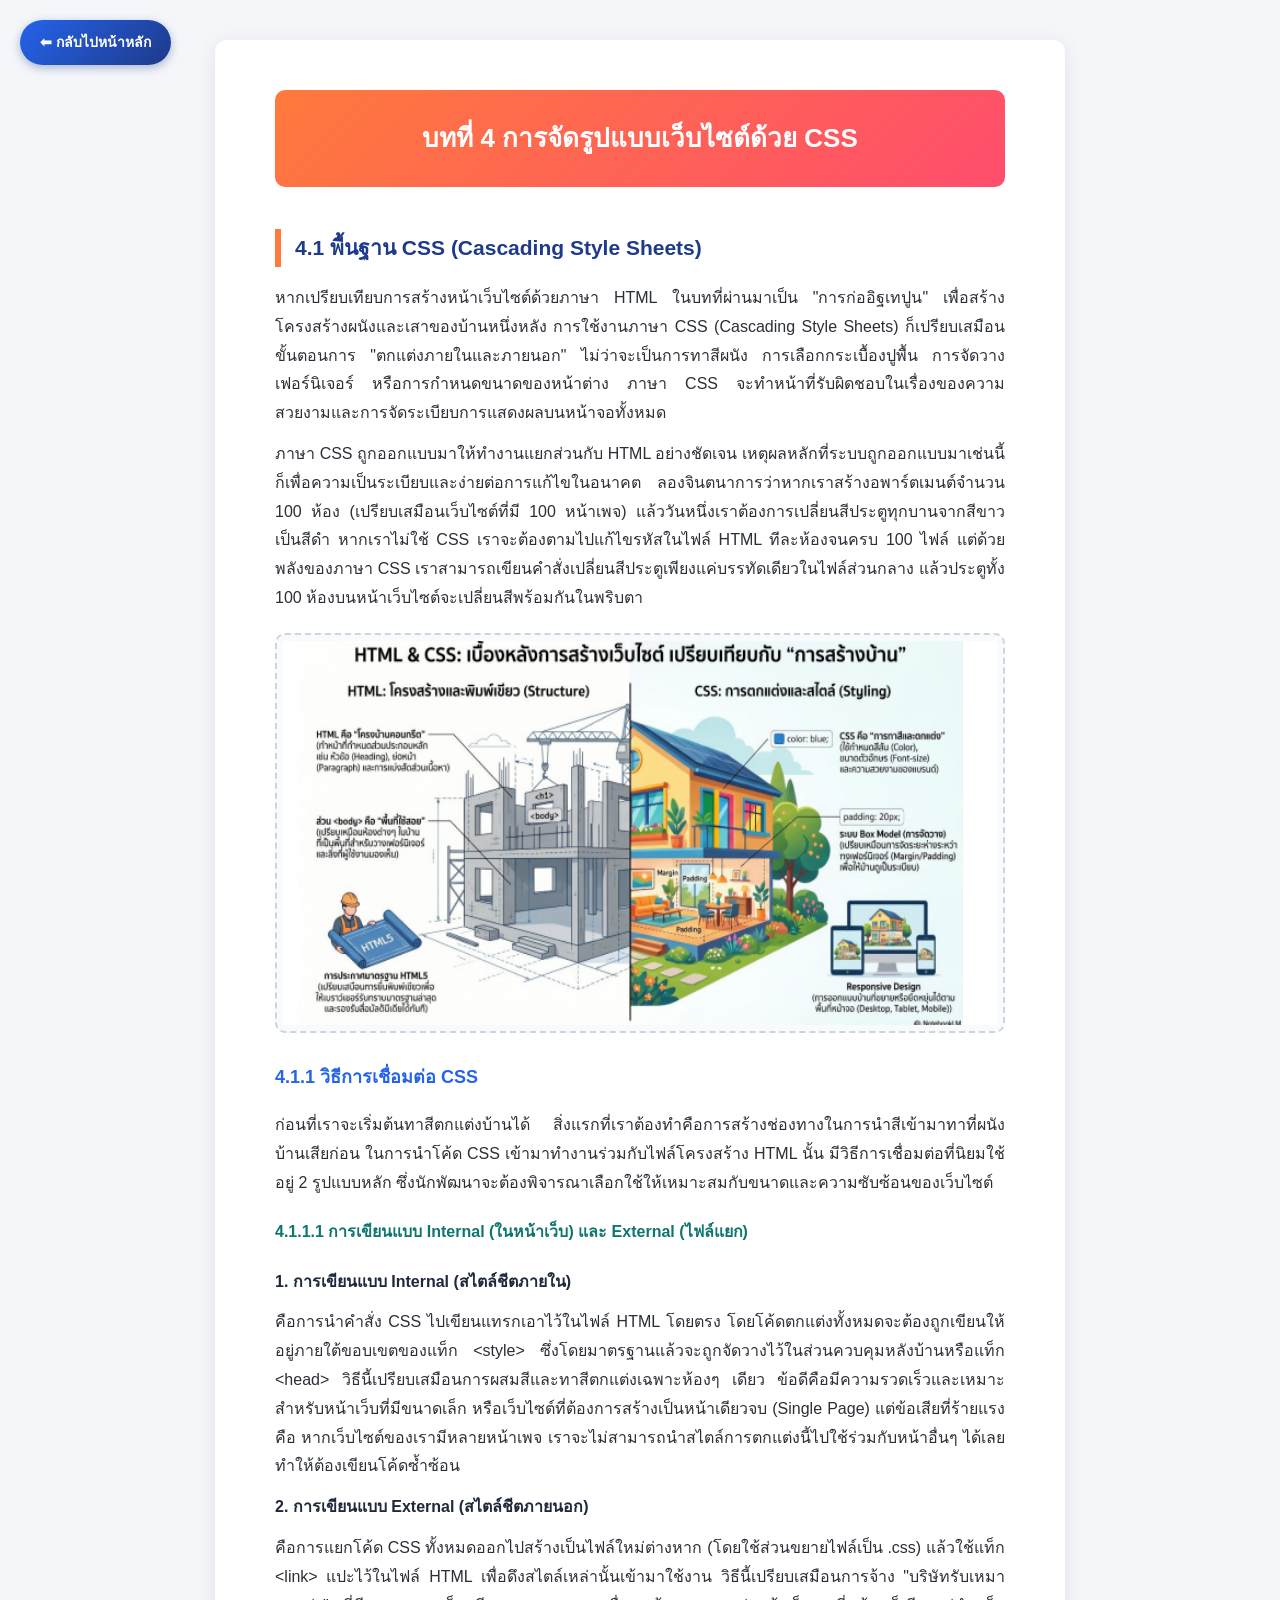
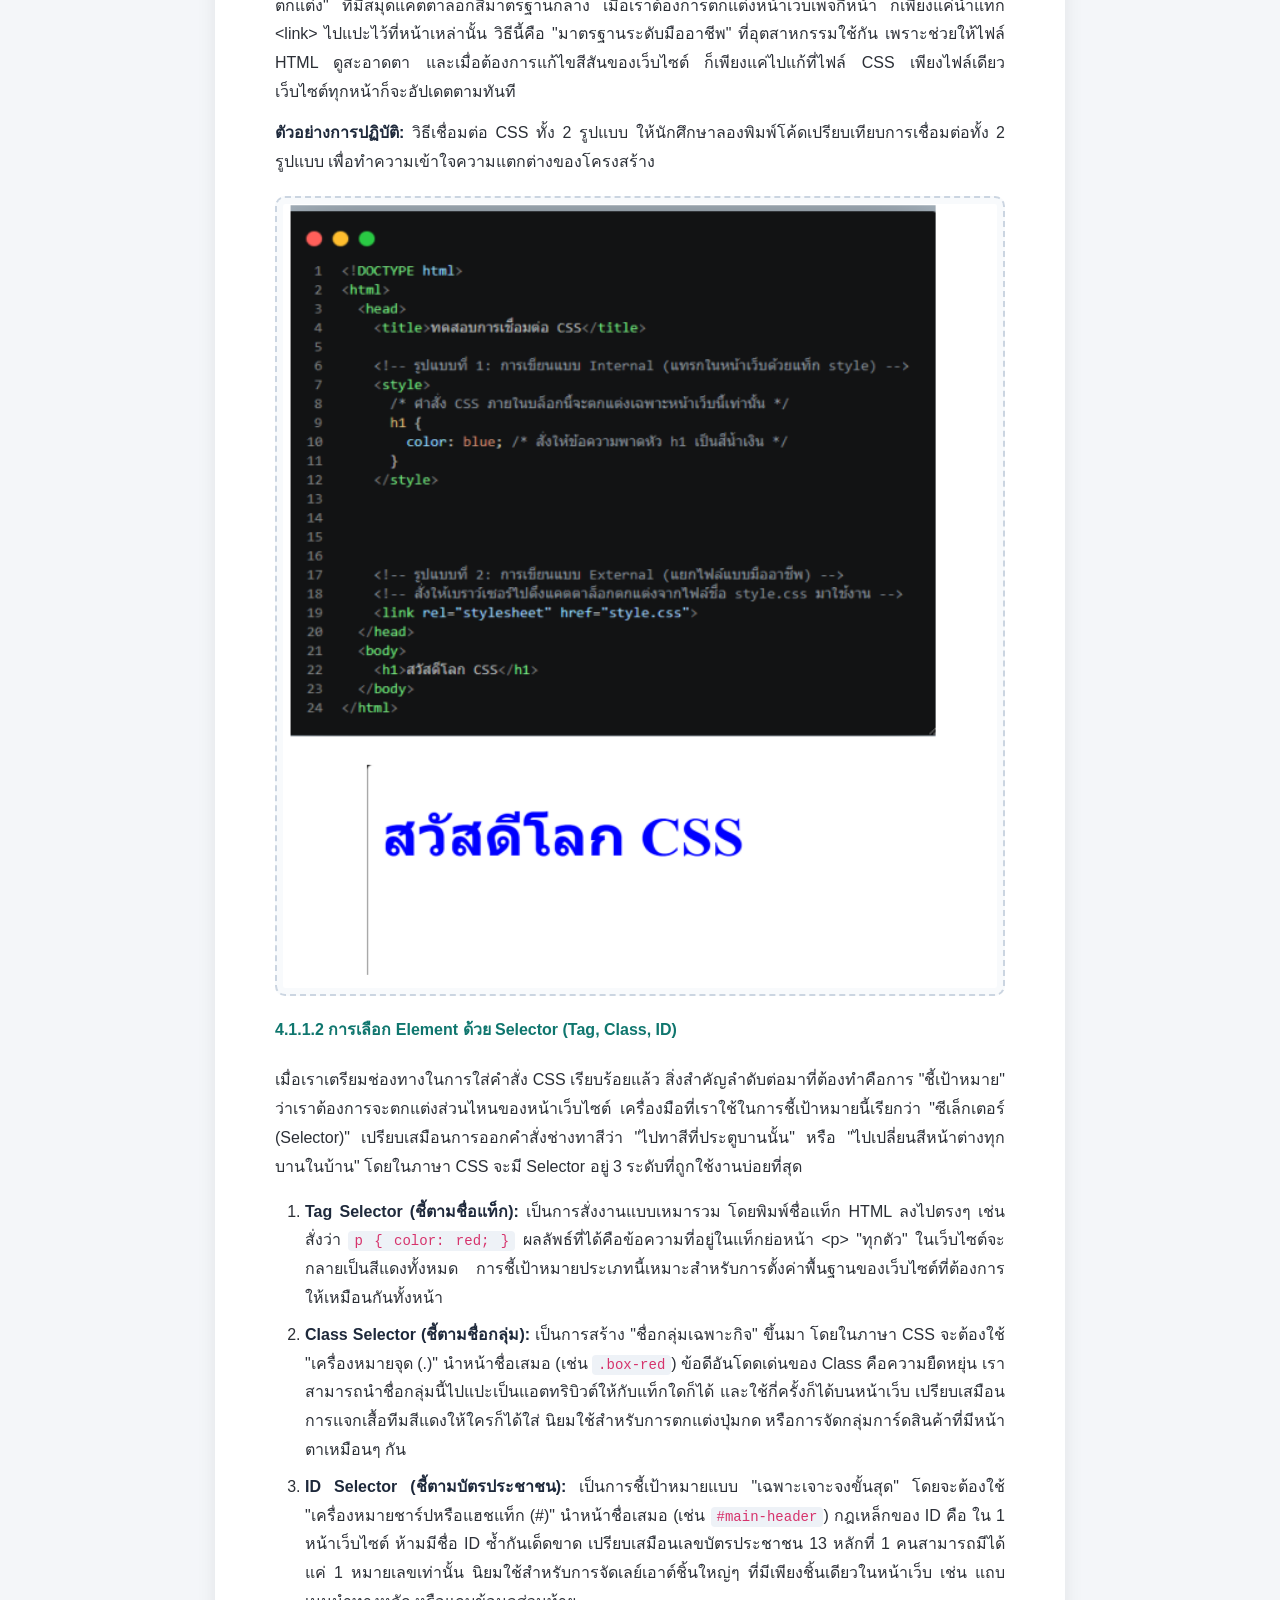
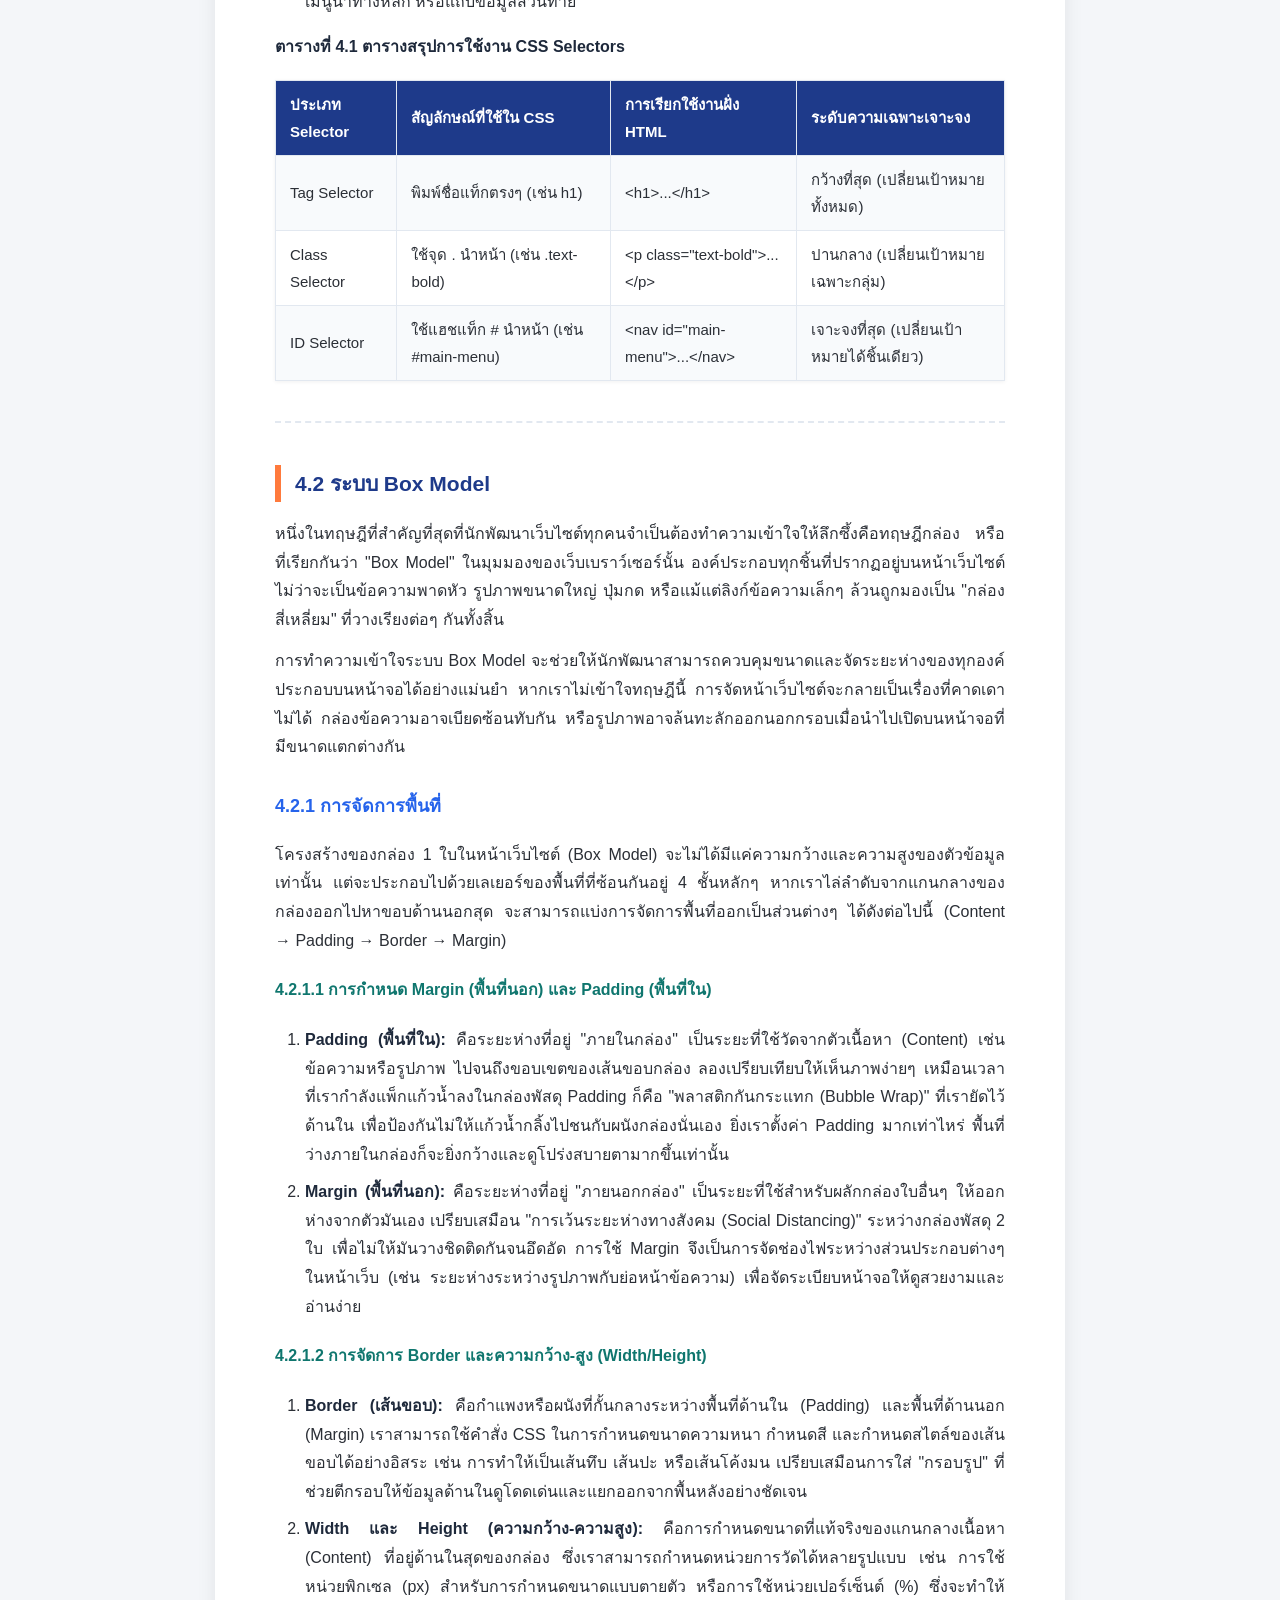
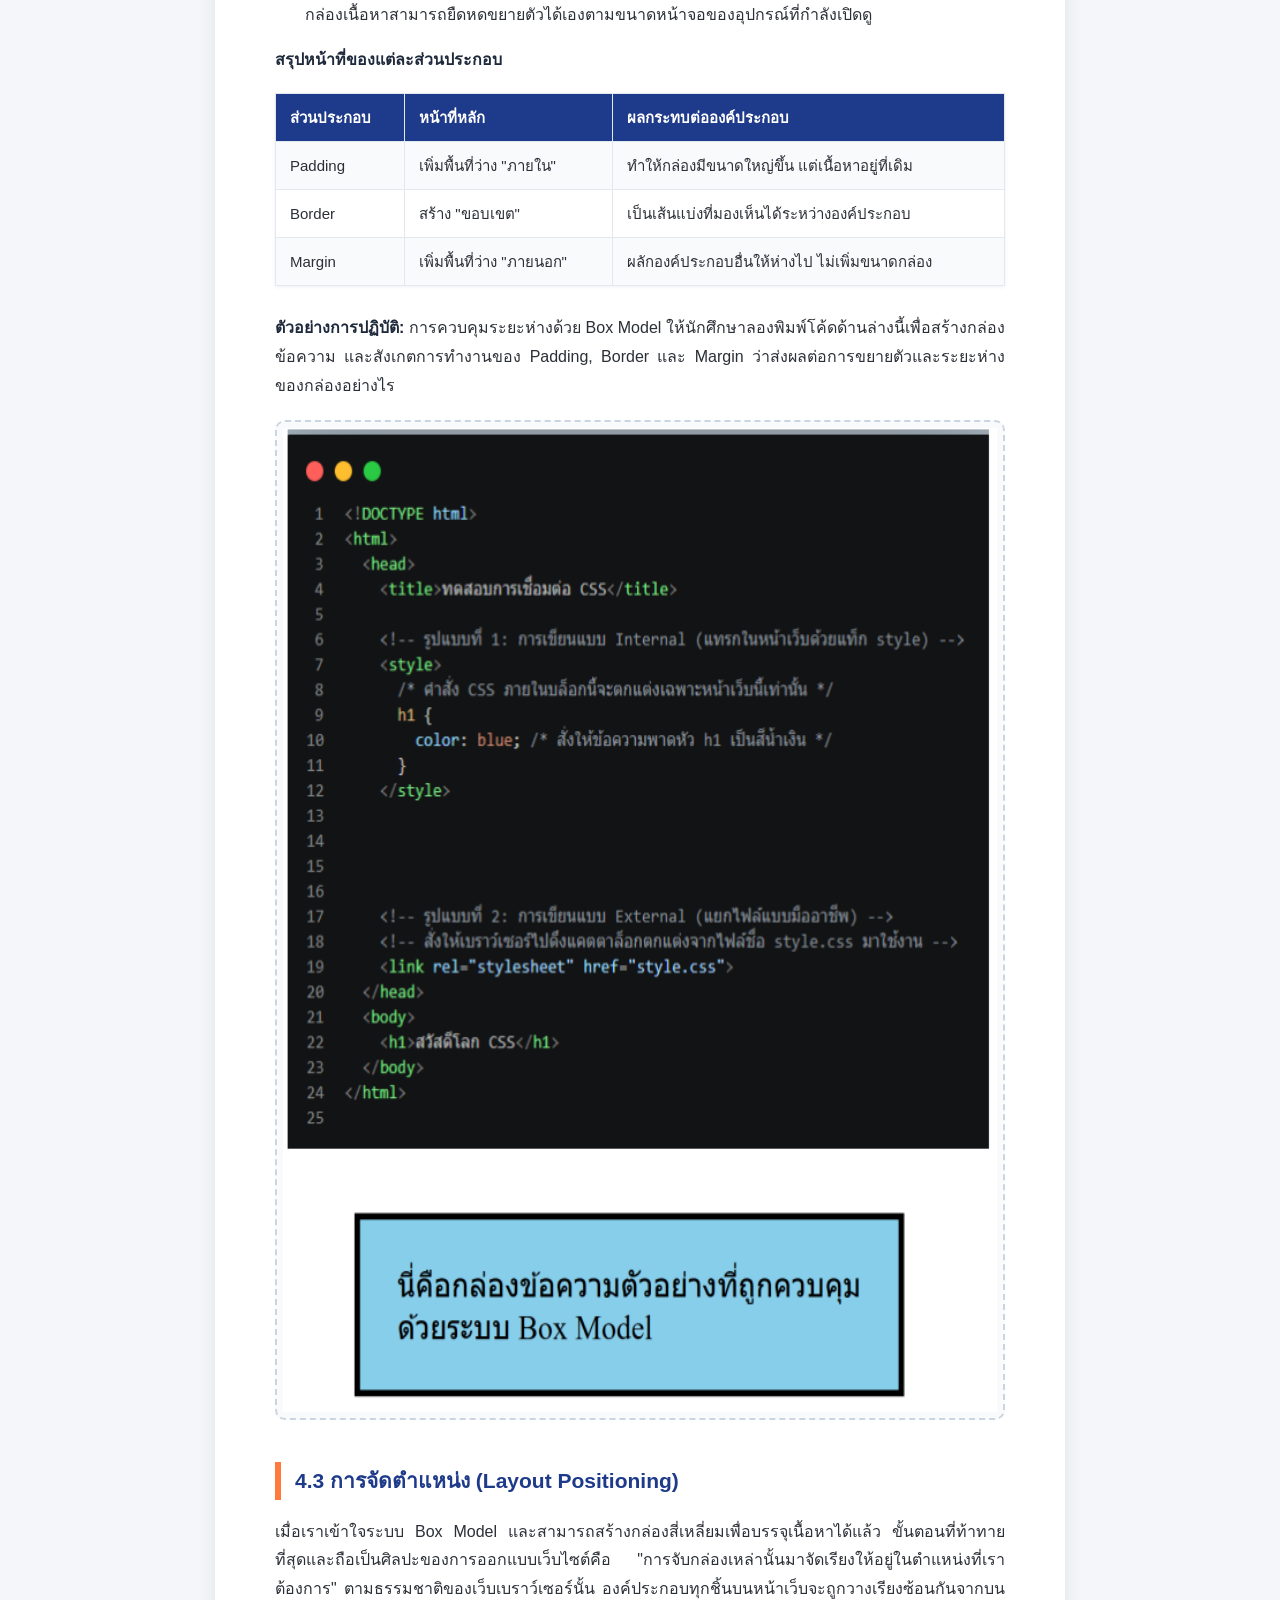
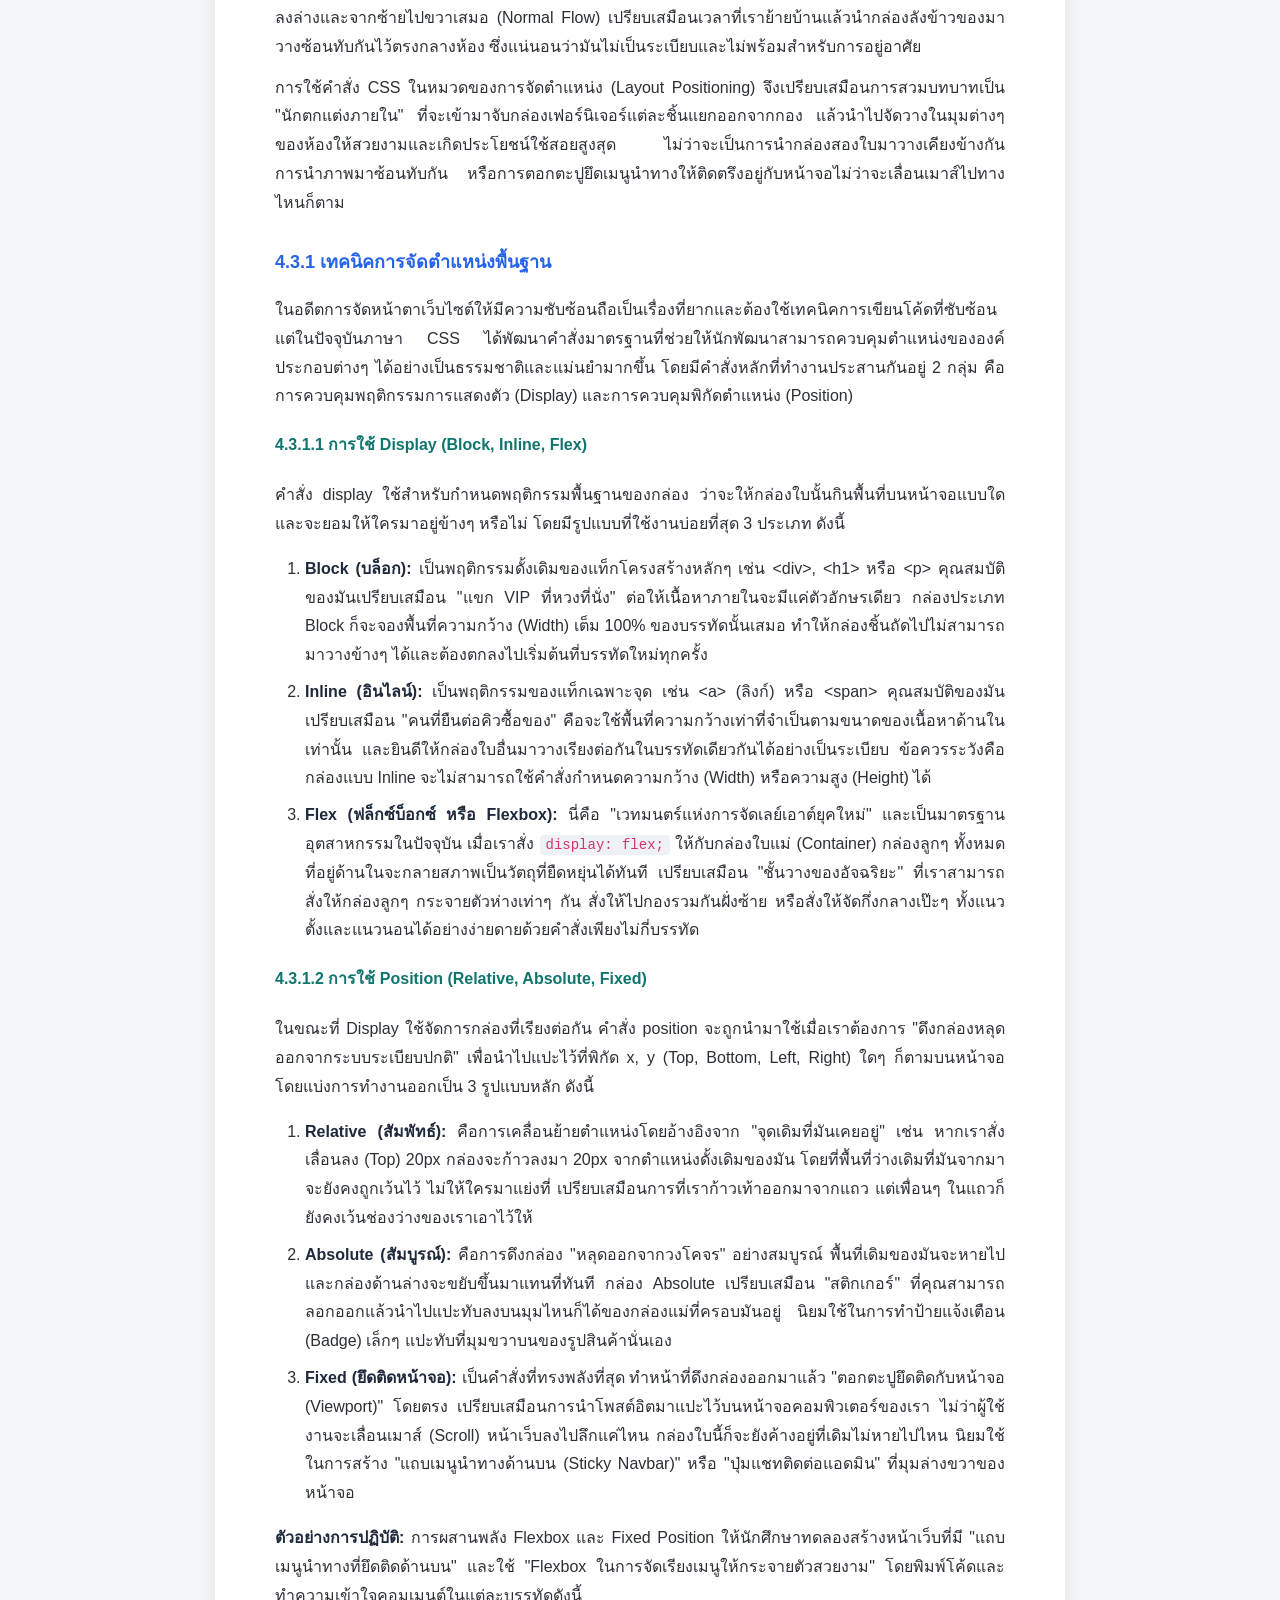
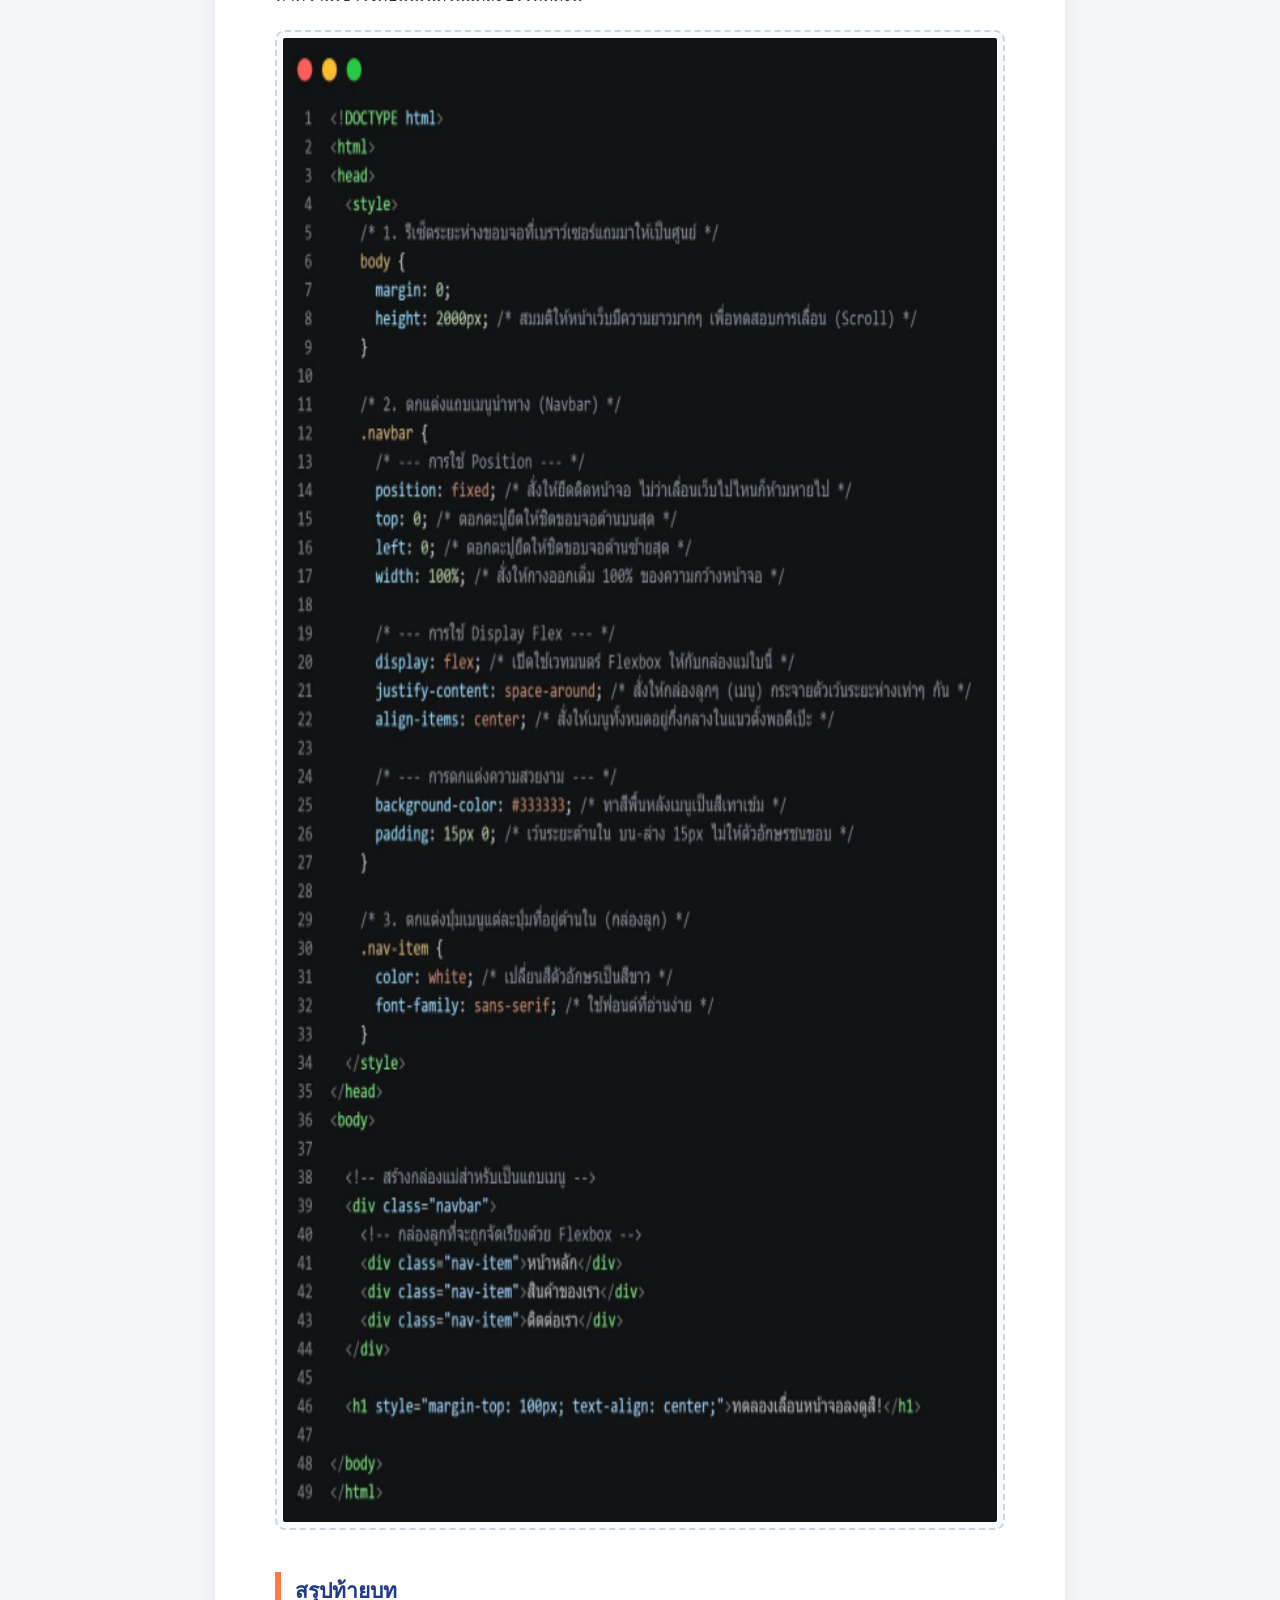
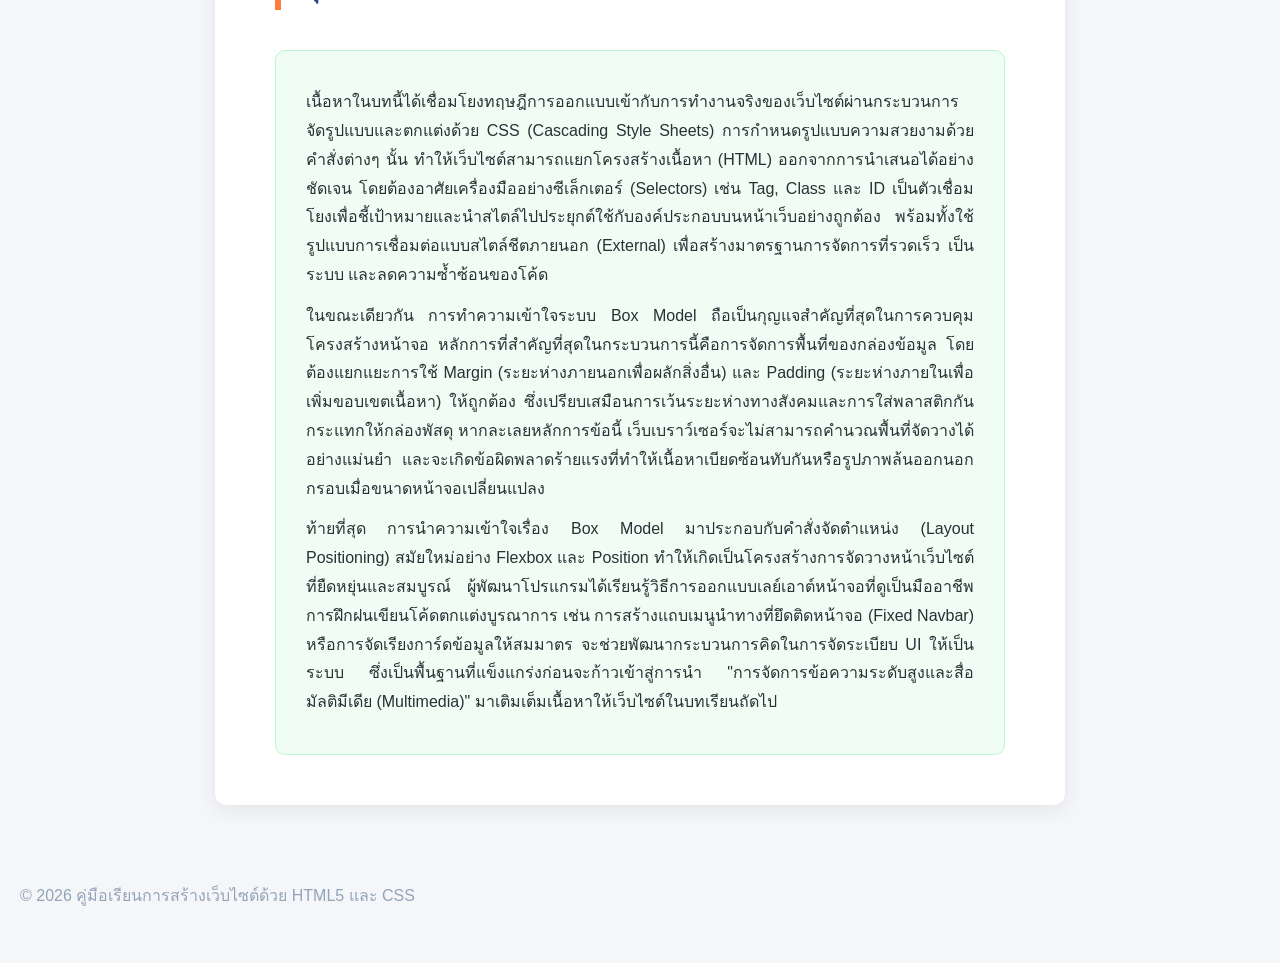
<file: lesson04.html>
<!DOCTYPE html>
<html lang="th">
<head>
<meta charset="UTF-8">
<meta name="viewport" content="width=device-width, initial-scale=1.0">
<title>บทที่ 4 การจัดรูปแบบเว็บไซต์ด้วย CSS</title>
<link rel="stylesheet" href="Style.css">

</head>
<body>

<a href="index.html" class="btn-back-fixed">⬅ กลับไปหน้าหลัก</a>

<main class="content">
<h1>บทที่ 4 การจัดรูปแบบเว็บไซต์ด้วย CSS</h1>
<h2>4.1 พื้นฐาน CSS (Cascading Style Sheets)</h2>
<p>หากเปรียบเทียบการสร้างหน้าเว็บไซต์ด้วยภาษา HTML ในบทที่ผ่านมาเป็น "การก่ออิฐเทปูน" เพื่อสร้างโครงสร้างผนังและเสาของบ้านหนึ่งหลัง การใช้งานภาษา CSS (Cascading Style Sheets) ก็เปรียบเสมือนขั้นตอนการ "ตกแต่งภายในและภายนอก" ไม่ว่าจะเป็นการทาสีผนัง การเลือกกระเบื้องปูพื้น การจัดวางเฟอร์นิเจอร์ หรือการกำหนดขนาดของหน้าต่าง ภาษา CSS จะทำหน้าที่รับผิดชอบในเรื่องของความสวยงามและการจัดระเบียบการแสดงผลบนหน้าจอทั้งหมด</p>
<p>ภาษา CSS ถูกออกแบบมาให้ทำงานแยกส่วนกับ HTML อย่างชัดเจน เหตุผลหลักที่ระบบถูกออกแบบมาเช่นนี้ก็เพื่อความเป็นระเบียบและง่ายต่อการแก้ไขในอนาคต ลองจินตนาการว่าหากเราสร้างอพาร์ตเมนต์จำนวน 100 ห้อง (เปรียบเสมือนเว็บไซต์ที่มี 100 หน้าเพจ) แล้ววันหนึ่งเราต้องการเปลี่ยนสีประตูทุกบานจากสีขาวเป็นสีดำ หากเราไม่ใช้ CSS เราจะต้องตามไปแก้ไขรหัสในไฟล์ HTML ทีละห้องจนครบ 100 ไฟล์ แต่ด้วยพลังของภาษา CSS เราสามารถเขียนคำสั่งเปลี่ยนสีประตูเพียงแค่บรรทัดเดียวในไฟล์ส่วนกลาง แล้วประตูทั้ง 100 ห้องบนหน้าเว็บไซต์จะเปลี่ยนสีพร้อมกันในพริบตา</p>
<img alt="ไม่ขึ้น" height="400" src="Screenshot 2026-08-17 103511.png" width="800">
<h3>4.1.1 วิธีการเชื่อมต่อ CSS</h3>
<p>ก่อนที่เราจะเริ่มต้นทาสีตกแต่งบ้านได้ สิ่งแรกที่เราต้องทำคือการสร้างช่องทางในการนำสีเข้ามาทาที่ผนังบ้านเสียก่อน ในการนำโค้ด CSS เข้ามาทำงานร่วมกับไฟล์โครงสร้าง HTML นั้น มีวิธีการเชื่อมต่อที่นิยมใช้อยู่ 2 รูปแบบหลัก ซึ่งนักพัฒนาจะต้องพิจารณาเลือกใช้ให้เหมาะสมกับขนาดและความซับซ้อนของเว็บไซต์</p>
<h4>4.1.1.1 การเขียนแบบ Internal (ในหน้าเว็บ) และ External (ไฟล์แยก)</h4>
<p><b>1. การเขียนแบบ Internal (สไตล์ชีตภายใน)</b></p>
<p>คือการนำคำสั่ง CSS ไปเขียนแทรกเอาไว้ในไฟล์ HTML โดยตรง โดยโค้ดตกแต่งทั้งหมดจะต้องถูกเขียนให้อยู่ภายใต้ขอบเขตของแท็ก &lt;style&gt; ซึ่งโดยมาตรฐานแล้วจะถูกจัดวางไว้ในส่วนควบคุมหลังบ้านหรือแท็ก &lt;head&gt; วิธีนี้เปรียบเสมือนการผสมสีและทาสีตกแต่งเฉพาะห้องๆ เดียว ข้อดีคือมีความรวดเร็วและเหมาะสำหรับหน้าเว็บที่มีขนาดเล็ก หรือเว็บไซต์ที่ต้องการสร้างเป็นหน้าเดียวจบ (Single Page) แต่ข้อเสียที่ร้ายแรงคือ หากเว็บไซต์ของเรามีหลายหน้าเพจ เราจะไม่สามารถนำสไตล์การตกแต่งนี้ไปใช้ร่วมกับหน้าอื่นๆ ได้เลย ทำให้ต้องเขียนโค้ดซ้ำซ้อน</p>
<p><b>2. การเขียนแบบ External (สไตล์ชีตภายนอก)</b></p>
<p>คือการแยกโค้ด CSS ทั้งหมดออกไปสร้างเป็นไฟล์ใหม่ต่างหาก (โดยใช้ส่วนขยายไฟล์เป็น .css) แล้วใช้แท็ก &lt;link&gt; แปะไว้ในไฟล์ HTML เพื่อดึงสไตล์เหล่านั้นเข้ามาใช้งาน วิธีนี้เปรียบเสมือนการจ้าง "บริษัทรับเหมาตกแต่ง" ที่มีสมุดแคตตาล็อกสีมาตรฐานกลาง เมื่อเราต้องการตกแต่งหน้าเว็บเพจกี่หน้า ก็เพียงแค่นำแท็ก &lt;link&gt; ไปแปะไว้ที่หน้าเหล่านั้น วิธีนี้คือ "มาตรฐานระดับมืออาชีพ" ที่อุตสาหกรรมใช้กัน เพราะช่วยให้ไฟล์ HTML ดูสะอาดตา และเมื่อต้องการแก้ไขสีสันของเว็บไซต์ ก็เพียงแค่ไปแก้ที่ไฟล์ CSS เพียงไฟล์เดียว เว็บไซต์ทุกหน้าก็จะอัปเดตตามทันที</p>
<p><b>ตัวอย่างการปฏิบัติ:</b> วิธีเชื่อมต่อ CSS ทั้ง 2 รูปแบบ ให้นักศึกษาลองพิมพ์โค้ดเปรียบเทียบการเชื่อมต่อทั้ง 2 รูปแบบ เพื่อทำความเข้าใจความแตกต่างของโครงสร้าง</p>
<img alt="ไม่ขึ้น" height="800" src="Screenshot 2026-08-17 103551.png" width="800"/>
<h4>4.1.1.2 การเลือก Element ด้วย Selector (Tag, Class, ID)</h4>
<p>เมื่อเราเตรียมช่องทางในการใส่คำสั่ง CSS เรียบร้อยแล้ว สิ่งสำคัญลำดับต่อมาที่ต้องทำคือการ "ชี้เป้าหมาย" ว่าเราต้องการจะตกแต่งส่วนไหนของหน้าเว็บไซต์ เครื่องมือที่เราใช้ในการชี้เป้าหมายนี้เรียกว่า "ซีเล็กเตอร์ (Selector)" เปรียบเสมือนการออกคำสั่งช่างทาสีว่า "ไปทาสีที่ประตูบานนั้น" หรือ "ไปเปลี่ยนสีหน้าต่างทุกบานในบ้าน" โดยในภาษา CSS จะมี Selector อยู่ 3 ระดับที่ถูกใช้งานบ่อยที่สุด</p>
<ol>
<li><b>Tag Selector (ชี้ตามชื่อแท็ก):</b> เป็นการสั่งงานแบบเหมารวม โดยพิมพ์ชื่อแท็ก HTML ลงไปตรงๆ เช่น สั่งว่า <code>p { color: red; }</code> ผลลัพธ์ที่ได้คือข้อความที่อยู่ในแท็กย่อหน้า &lt;p&gt; "ทุกตัว" ในเว็บไซต์จะกลายเป็นสีแดงทั้งหมด การชี้เป้าหมายประเภทนี้เหมาะสำหรับการตั้งค่าพื้นฐานของเว็บไซต์ที่ต้องการให้เหมือนกันทั้งหน้า</li>
<li><b>Class Selector (ชี้ตามชื่อกลุ่ม):</b> เป็นการสร้าง "ชื่อกลุ่มเฉพาะกิจ" ขึ้นมา โดยในภาษา CSS จะต้องใช้ "เครื่องหมายจุด (.)" นำหน้าชื่อเสมอ (เช่น <code>.box-red</code>) ข้อดีอันโดดเด่นของ Class คือความยืดหยุ่น เราสามารถนำชื่อกลุ่มนี้ไปแปะเป็นแอตทริบิวต์ให้กับแท็กใดก็ได้ และใช้กี่ครั้งก็ได้บนหน้าเว็บ เปรียบเสมือนการแจกเสื้อทีมสีแดงให้ใครก็ได้ใส่ นิยมใช้สำหรับการตกแต่งปุ่มกด หรือการจัดกลุ่มการ์ดสินค้าที่มีหน้าตาเหมือนๆ กัน</li>
<li><b>ID Selector (ชี้ตามบัตรประชาชน):</b> เป็นการชี้เป้าหมายแบบ "เฉพาะเจาะจงขั้นสุด" โดยจะต้องใช้ "เครื่องหมายชาร์ปหรือแฮชแท็ก (#)" นำหน้าชื่อเสมอ (เช่น <code>#main-header</code>) กฎเหล็กของ ID คือ ใน 1 หน้าเว็บไซต์ ห้ามมีชื่อ ID ซ้ำกันเด็ดขาด เปรียบเสมือนเลขบัตรประชาชน 13 หลักที่ 1 คนสามารถมีได้แค่ 1 หมายเลขเท่านั้น นิยมใช้สำหรับการจัดเลย์เอาต์ชิ้นใหญ่ๆ ที่มีเพียงชิ้นเดียวในหน้าเว็บ เช่น แถบเมนูนำทางหลัก หรือแถบข้อมูลส่วนท้าย</li>
</ol>
<p><b>ตารางที่ 4.1 ตารางสรุปการใช้งาน CSS Selectors</b></p>
<table>
<tr><th>ประเภท Selector</th><th>สัญลักษณ์ที่ใช้ใน CSS</th><th>การเรียกใช้งานฝั่ง HTML</th><th>ระดับความเฉพาะเจาะจง</th></tr>
<tr>
<td>Tag Selector</td>
<td>พิมพ์ชื่อแท็กตรงๆ (เช่น h1)</td>
<td>&lt;h1&gt;...&lt;/h1&gt;</td>
<td>กว้างที่สุด (เปลี่ยนเป้าหมายทั้งหมด)</td>
</tr>
<tr>
<td>Class Selector</td>
<td>ใช้จุด . นำหน้า (เช่น .text-bold)</td>
<td>&lt;p class="text-bold"&gt;...&lt;/p&gt;</td>
<td>ปานกลาง (เปลี่ยนเป้าหมายเฉพาะกลุ่ม)</td>
</tr>
<tr>
<td>ID Selector</td>
<td>ใช้แฮชแท็ก # นำหน้า (เช่น #main-menu)</td>
<td>&lt;nav id="main-menu"&gt;...&lt;/nav&gt;</td>
<td>เจาะจงที่สุด (เปลี่ยนเป้าหมายได้ชิ้นเดียว)</td>
</tr>
</table>
<hr/>
<h2>4.2 ระบบ Box Model</h2>
<p>หนึ่งในทฤษฎีที่สำคัญที่สุดที่นักพัฒนาเว็บไซต์ทุกคนจำเป็นต้องทำความเข้าใจให้ลึกซึ้งคือทฤษฎีกล่อง หรือที่เรียกกันว่า "Box Model" ในมุมมองของเว็บเบราว์เซอร์นั้น องค์ประกอบทุกชิ้นที่ปรากฏอยู่บนหน้าเว็บไซต์ ไม่ว่าจะเป็นข้อความพาดหัว รูปภาพขนาดใหญ่ ปุ่มกด หรือแม้แต่ลิงก์ข้อความเล็กๆ ล้วนถูกมองเป็น "กล่องสี่เหลี่ยม" ที่วางเรียงต่อๆ กันทั้งสิ้น</p>
<p>การทำความเข้าใจระบบ Box Model จะช่วยให้นักพัฒนาสามารถควบคุมขนาดและจัดระยะห่างของทุกองค์ประกอบบนหน้าจอได้อย่างแม่นยำ หากเราไม่เข้าใจทฤษฎีนี้ การจัดหน้าเว็บไซต์จะกลายเป็นเรื่องที่คาดเดาไม่ได้ กล่องข้อความอาจเบียดซ้อนทับกัน หรือรูปภาพอาจล้นทะลักออกนอกกรอบเมื่อนำไปเปิดบนหน้าจอที่มีขนาดแตกต่างกัน</p>
<h3>4.2.1 การจัดการพื้นที่</h3>
<p>โครงสร้างของกล่อง 1 ใบในหน้าเว็บไซต์ (Box Model) จะไม่ได้มีแค่ความกว้างและความสูงของตัวข้อมูลเท่านั้น แต่จะประกอบไปด้วยเลเยอร์ของพื้นที่ที่ซ้อนกันอยู่ 4 ชั้นหลักๆ หากเราไล่ลำดับจากแกนกลางของกล่องออกไปหาขอบด้านนอกสุด จะสามารถแบ่งการจัดการพื้นที่ออกเป็นส่วนต่างๆ ได้ดังต่อไปนี้ (Content → Padding → Border → Margin)</p>
<h4>4.2.1.1 การกำหนด Margin (พื้นที่นอก) และ Padding (พื้นที่ใน)</h4>
<ol>
<li><b>Padding (พื้นที่ใน):</b> คือระยะห่างที่อยู่ "ภายในกล่อง" เป็นระยะที่ใช้วัดจากตัวเนื้อหา (Content) เช่น ข้อความหรือรูปภาพ ไปจนถึงขอบเขตของเส้นขอบกล่อง ลองเปรียบเทียบให้เห็นภาพง่ายๆ เหมือนเวลาที่เรากำลังแพ็กแก้วน้ำลงในกล่องพัสดุ Padding ก็คือ "พลาสติกกันกระแทก (Bubble Wrap)" ที่เรายัดไว้ด้านใน เพื่อป้องกันไม่ให้แก้วน้ำกลิ้งไปชนกับผนังกล่องนั่นเอง ยิ่งเราตั้งค่า Padding มากเท่าไหร่ พื้นที่ว่างภายในกล่องก็จะยิ่งกว้างและดูโปร่งสบายตามากขึ้นเท่านั้น</li>
<li><b>Margin (พื้นที่นอก):</b> คือระยะห่างที่อยู่ "ภายนอกกล่อง" เป็นระยะที่ใช้สำหรับผลักกล่องใบอื่นๆ ให้ออกห่างจากตัวมันเอง เปรียบเสมือน "การเว้นระยะห่างทางสังคม (Social Distancing)" ระหว่างกล่องพัสดุ 2 ใบ เพื่อไม่ให้มันวางชิดติดกันจนอึดอัด การใช้ Margin จึงเป็นการจัดช่องไฟระหว่างส่วนประกอบต่างๆ ในหน้าเว็บ (เช่น ระยะห่างระหว่างรูปภาพกับย่อหน้าข้อความ) เพื่อจัดระเบียบหน้าจอให้ดูสวยงามและอ่านง่าย</li>
</ol>
<h4>4.2.1.2 การจัดการ Border และความกว้าง-สูง (Width/Height)</h4>
<ol>
<li><b>Border (เส้นขอบ):</b> คือกำแพงหรือผนังที่กั้นกลางระหว่างพื้นที่ด้านใน (Padding) และพื้นที่ด้านนอก (Margin) เราสามารถใช้คำสั่ง CSS ในการกำหนดขนาดความหนา กำหนดสี และกำหนดสไตล์ของเส้นขอบได้อย่างอิสระ เช่น การทำให้เป็นเส้นทึบ เส้นปะ หรือเส้นโค้งมน เปรียบเสมือนการใส่ "กรอบรูป" ที่ช่วยตีกรอบให้ข้อมูลด้านในดูโดดเด่นและแยกออกจากพื้นหลังอย่างชัดเจน</li>
<li><b>Width และ Height (ความกว้าง-ความสูง):</b> คือการกำหนดขนาดที่แท้จริงของแกนกลางเนื้อหา (Content) ที่อยู่ด้านในสุดของกล่อง ซึ่งเราสามารถกำหนดหน่วยการวัดได้หลายรูปแบบ เช่น การใช้หน่วยพิกเซล (px) สำหรับการกำหนดขนาดแบบตายตัว หรือการใช้หน่วยเปอร์เซ็นต์ (%) ซึ่งจะทำให้กล่องเนื้อหาสามารถยืดหดขยายตัวได้เองตามขนาดหน้าจอของอุปกรณ์ที่กำลังเปิดดู</li>
</ol>
<p><b>สรุปหน้าที่ของแต่ละส่วนประกอบ</b></p>
<table>
<tr><th>ส่วนประกอบ</th><th>หน้าที่หลัก</th><th>ผลกระทบต่อองค์ประกอบ</th></tr>
<tr>
<td>Padding</td>
<td>เพิ่มพื้นที่ว่าง "ภายใน"</td>
<td>ทำให้กล่องมีขนาดใหญ่ขึ้น แต่เนื้อหาอยู่ที่เดิม</td>
</tr>
<tr>
<td>Border</td>
<td>สร้าง "ขอบเขต"</td>
<td>เป็นเส้นแบ่งที่มองเห็นได้ระหว่างองค์ประกอบ</td>
</tr>
<tr>
<td>Margin</td>
<td>เพิ่มพื้นที่ว่าง "ภายนอก"</td>
<td>ผลักองค์ประกอบอื่นให้ห่างไป ไม่เพิ่มขนาดกล่อง</td>
</tr>
</table>
<p><b>ตัวอย่างการปฏิบัติ:</b> การควบคุมระยะห่างด้วย Box Model ให้นักศึกษาลองพิมพ์โค้ดด้านล่างนี้เพื่อสร้างกล่องข้อความ และสังเกตการทำงานของ Padding, Border และ Margin ว่าส่งผลต่อการขยายตัวและระยะห่างของกล่องอย่างไร</p>
<img alt="ไม่ขี้น" height="1000" src="Screenshot 2026-08-17 103621.png" width="800"/>
<h2>4.3 การจัดตำแหน่ง (Layout Positioning)</h2>
<p>เมื่อเราเข้าใจระบบ Box Model และสามารถสร้างกล่องสี่เหลี่ยมเพื่อบรรจุเนื้อหาได้แล้ว ขั้นตอนที่ท้าทายที่สุดและถือเป็นศิลปะของการออกแบบเว็บไซต์คือ "การจับกล่องเหล่านั้นมาจัดเรียงให้อยู่ในตำแหน่งที่เราต้องการ" ตามธรรมชาติของเว็บเบราว์เซอร์นั้น องค์ประกอบทุกชิ้นบนหน้าเว็บจะถูกวางเรียงซ้อนกันจากบนลงล่างและจากซ้ายไปขวาเสมอ (Normal Flow) เปรียบเสมือนเวลาที่เราย้ายบ้านแล้วนำกล่องลังข้าวของมาวางซ้อนทับกันไว้ตรงกลางห้อง ซึ่งแน่นอนว่ามันไม่เป็นระเบียบและไม่พร้อมสำหรับการอยู่อาศัย</p>
<p>การใช้คำสั่ง CSS ในหมวดของการจัดตำแหน่ง (Layout Positioning) จึงเปรียบเสมือนการสวมบทบาทเป็น "นักตกแต่งภายใน" ที่จะเข้ามาจับกล่องเฟอร์นิเจอร์แต่ละชิ้นแยกออกจากกอง แล้วนำไปจัดวางในมุมต่างๆ ของห้องให้สวยงามและเกิดประโยชน์ใช้สอยสูงสุด ไม่ว่าจะเป็นการนำกล่องสองใบมาวางเคียงข้างกัน การนำภาพมาซ้อนทับกัน หรือการตอกตะปูยึดเมนูนำทางให้ติดตรึงอยู่กับหน้าจอไม่ว่าจะเลื่อนเมาส์ไปทางไหนก็ตาม</p>
<h3>4.3.1 เทคนิคการจัดตำแหน่งพื้นฐาน</h3>
<p>ในอดีตการจัดหน้าตาเว็บไซต์ให้มีความซับซ้อนถือเป็นเรื่องที่ยากและต้องใช้เทคนิคการเขียนโค้ดที่ซับซ้อน แต่ในปัจจุบันภาษา CSS ได้พัฒนาคำสั่งมาตรฐานที่ช่วยให้นักพัฒนาสามารถควบคุมตำแหน่งขององค์ประกอบต่างๆ ได้อย่างเป็นธรรมชาติและแม่นยำมากขึ้น โดยมีคำสั่งหลักที่ทำงานประสานกันอยู่ 2 กลุ่ม คือ การควบคุมพฤติกรรมการแสดงตัว (Display) และการควบคุมพิกัดตำแหน่ง (Position)</p>
<h4>4.3.1.1 การใช้ Display (Block, Inline, Flex)</h4>
<p>คำสั่ง display ใช้สำหรับกำหนดพฤติกรรมพื้นฐานของกล่อง ว่าจะให้กล่องใบนั้นกินพื้นที่บนหน้าจอแบบใด และจะยอมให้ใครมาอยู่ข้างๆ หรือไม่ โดยมีรูปแบบที่ใช้งานบ่อยที่สุด 3 ประเภท ดังนี้</p>
<ol>
<li><b>Block (บล็อก):</b> เป็นพฤติกรรมดั้งเดิมของแท็กโครงสร้างหลักๆ เช่น &lt;div&gt;, &lt;h1&gt; หรือ &lt;p&gt; คุณสมบัติของมันเปรียบเสมือน "แขก VIP ที่หวงที่นั่ง" ต่อให้เนื้อหาภายในจะมีแค่ตัวอักษรเดียว กล่องประเภท Block ก็จะจองพื้นที่ความกว้าง (Width) เต็ม 100% ของบรรทัดนั้นเสมอ ทำให้กล่องชิ้นถัดไปไม่สามารถมาวางข้างๆ ได้และต้องตกลงไปเริ่มต้นที่บรรทัดใหม่ทุกครั้ง</li>
<li><b>Inline (อินไลน์):</b> เป็นพฤติกรรมของแท็กเฉพาะจุด เช่น &lt;a&gt; (ลิงก์) หรือ &lt;span&gt; คุณสมบัติของมันเปรียบเสมือน "คนที่ยืนต่อคิวซื้อของ" คือจะใช้พื้นที่ความกว้างเท่าที่จำเป็นตามขนาดของเนื้อหาด้านในเท่านั้น และยินดีให้กล่องใบอื่นมาวางเรียงต่อกันในบรรทัดเดียวกันได้อย่างเป็นระเบียบ ข้อควรระวังคือ กล่องแบบ Inline จะไม่สามารถใช้คำสั่งกำหนดความกว้าง (Width) หรือความสูง (Height) ได้</li>
<li><b>Flex (ฟล็กซ์บ็อกซ์ หรือ Flexbox):</b> นี่คือ "เวทมนตร์แห่งการจัดเลย์เอาต์ยุคใหม่" และเป็นมาตรฐานอุตสาหกรรมในปัจจุบัน เมื่อเราสั่ง <code>display: flex;</code> ให้กับกล่องใบแม่ (Container) กล่องลูกๆ ทั้งหมดที่อยู่ด้านในจะกลายสภาพเป็นวัตถุที่ยืดหยุ่นได้ทันที เปรียบเสมือน "ชั้นวางของอัจฉริยะ" ที่เราสามารถสั่งให้กล่องลูกๆ กระจายตัวห่างเท่าๆ กัน สั่งให้ไปกองรวมกันฝั่งซ้าย หรือสั่งให้จัดกึ่งกลางเป๊ะๆ ทั้งแนวตั้งและแนวนอนได้อย่างง่ายดายด้วยคำสั่งเพียงไม่กี่บรรทัด</li>
</ol>
<h4>4.3.1.2 การใช้ Position (Relative, Absolute, Fixed)</h4>
<p>ในขณะที่ Display ใช้จัดการกล่องที่เรียงต่อกัน คำสั่ง position จะถูกนำมาใช้เมื่อเราต้องการ "ดึงกล่องหลุดออกจากระบบระเบียบปกติ" เพื่อนำไปแปะไว้ที่พิกัด x, y (Top, Bottom, Left, Right) ใดๆ ก็ตามบนหน้าจอ โดยแบ่งการทำงานออกเป็น 3 รูปแบบหลัก ดังนี้</p>
<ol>
<li><b>Relative (สัมพัทธ์):</b> คือการเคลื่อนย้ายตำแหน่งโดยอ้างอิงจาก "จุดเดิมที่มันเคยอยู่" เช่น หากเราสั่งเลื่อนลง (Top) 20px กล่องจะก้าวลงมา 20px จากตำแหน่งดั้งเดิมของมัน โดยที่พื้นที่ว่างเดิมที่มันจากมาจะยังคงถูกเว้นไว้ ไม่ให้ใครมาแย่งที่ เปรียบเสมือนการที่เราก้าวเท้าออกมาจากแถว แต่เพื่อนๆ ในแถวก็ยังคงเว้นช่องว่างของเราเอาไว้ให้</li>
<li><b>Absolute (สัมบูรณ์):</b> คือการดึงกล่อง "หลุดออกจากวงโคจร" อย่างสมบูรณ์ พื้นที่เดิมของมันจะหายไปและกล่องด้านล่างจะขยับขึ้นมาแทนที่ทันที กล่อง Absolute เปรียบเสมือน "สติกเกอร์" ที่คุณสามารถลอกออกแล้วนำไปแปะทับลงบนมุมไหนก็ได้ของกล่องแม่ที่ครอบมันอยู่ นิยมใช้ในการทำป้ายแจ้งเตือน (Badge) เล็กๆ แปะทับที่มุมขวาบนของรูปสินค้านั่นเอง</li>
<li><b>Fixed (ยึดติดหน้าจอ):</b> เป็นคำสั่งที่ทรงพลังที่สุด ทำหน้าที่ดึงกล่องออกมาแล้ว "ตอกตะปูยึดติดกับหน้าจอ (Viewport)" โดยตรง เปรียบเสมือนการนำโพสต์อิตมาแปะไว้บนหน้าจอคอมพิวเตอร์ของเรา ไม่ว่าผู้ใช้งานจะเลื่อนเมาส์ (Scroll) หน้าเว็บลงไปลึกแค่ไหน กล่องใบนี้ก็จะยังค้างอยู่ที่เดิมไม่หายไปไหน นิยมใช้ในการสร้าง "แถบเมนูนำทางด้านบน (Sticky Navbar)" หรือ "ปุ่มแชทติดต่อแอดมิน" ที่มุมล่างขวาของหน้าจอ</li>
</ol>
<p><b>ตัวอย่างการปฏิบัติ:</b> การผสานพลัง Flexbox และ Fixed Position ให้นักศึกษาทดลองสร้างหน้าเว็บที่มี "แถบเมนูนำทางที่ยึดติดด้านบน" และใช้ "Flexbox ในการจัดเรียงเมนูให้กระจายตัวสวยงาม" โดยพิมพ์โค้ดและทำความเข้าใจคอมเมนต์ในแต่ละบรรทัดดังนี้</p>
<img alt="ไม่ขึ้น" height="1500" src="Screenshot 2026-08-17 104656.png" width="800"/>
<h2>สรุปท้ายบท</h2>
<div class="summary-box">
<p>เนื้อหาในบทนี้ได้เชื่อมโยงทฤษฎีการออกแบบเข้ากับการทำงานจริงของเว็บไซต์ผ่านกระบวนการจัดรูปแบบและตกแต่งด้วย CSS (Cascading Style Sheets) การกำหนดรูปแบบความสวยงามด้วยคำสั่งต่างๆ นั้น ทำให้เว็บไซต์สามารถแยกโครงสร้างเนื้อหา (HTML) ออกจากการนำเสนอได้อย่างชัดเจน โดยต้องอาศัยเครื่องมืออย่างซีเล็กเตอร์ (Selectors) เช่น Tag, Class และ ID เป็นตัวเชื่อมโยงเพื่อชี้เป้าหมายและนำสไตล์ไปประยุกต์ใช้กับองค์ประกอบบนหน้าเว็บอย่างถูกต้อง พร้อมทั้งใช้รูปแบบการเชื่อมต่อแบบสไตล์ชีตภายนอก (External) เพื่อสร้างมาตรฐานการจัดการที่รวดเร็ว เป็นระบบ และลดความซ้ำซ้อนของโค้ด</p>
<p>ในขณะเดียวกัน การทำความเข้าใจระบบ Box Model ถือเป็นกุญแจสำคัญที่สุดในการควบคุมโครงสร้างหน้าจอ หลักการที่สำคัญที่สุดในกระบวนการนี้คือการจัดการพื้นที่ของกล่องข้อมูล โดยต้องแยกแยะการใช้ Margin (ระยะห่างภายนอกเพื่อผลักสิ่งอื่น) และ Padding (ระยะห่างภายในเพื่อเพิ่มขอบเขตเนื้อหา) ให้ถูกต้อง ซึ่งเปรียบเสมือนการเว้นระยะห่างทางสังคมและการใส่พลาสติกกันกระแทกให้กล่องพัสดุ หากละเลยหลักการข้อนี้ เว็บเบราว์เซอร์จะไม่สามารถคำนวณพื้นที่จัดวางได้อย่างแม่นยำ และจะเกิดข้อผิดพลาดร้ายแรงที่ทำให้เนื้อหาเบียดซ้อนทับกันหรือรูปภาพล้นออกนอกกรอบเมื่อขนาดหน้าจอเปลี่ยนแปลง</p>
<p>ท้ายที่สุด การนำความเข้าใจเรื่อง Box Model มาประกอบกับคำสั่งจัดตำแหน่ง (Layout Positioning) สมัยใหม่อย่าง Flexbox และ Position ทำให้เกิดเป็นโครงสร้างการจัดวางหน้าเว็บไซต์ที่ยืดหยุ่นและสมบูรณ์ ผู้พัฒนาโปรแกรมได้เรียนรู้วิธีการออกแบบเลย์เอาต์หน้าจอที่ดูเป็นมืออาชีพ การฝึกฝนเขียนโค้ดตกแต่งบูรณาการ เช่น การสร้างแถบเมนูนำทางที่ยึดติดหน้าจอ (Fixed Navbar) หรือการจัดเรียงการ์ดข้อมูลให้สมมาตร จะช่วยพัฒนากระบวนการคิดในการจัดระเบียบ UI ให้เป็นระบบ ซึ่งเป็นพื้นฐานที่แข็งแกร่งก่อนจะก้าวเข้าสู่การนำ "การจัดการข้อความระดับสูงและสื่อมัลติมีเดีย (Multimedia)" มาเติมเต็มเนื้อหาให้เว็บไซต์ในบทเรียนถัดไป</p>
</div>

</main>

<footer class="site-footer">
    <p>© 2026 คู่มือเรียนการสร้างเว็บไซต์ด้วย HTML5 และ CSS</p>
</footer>

</body>
</html>
</file>
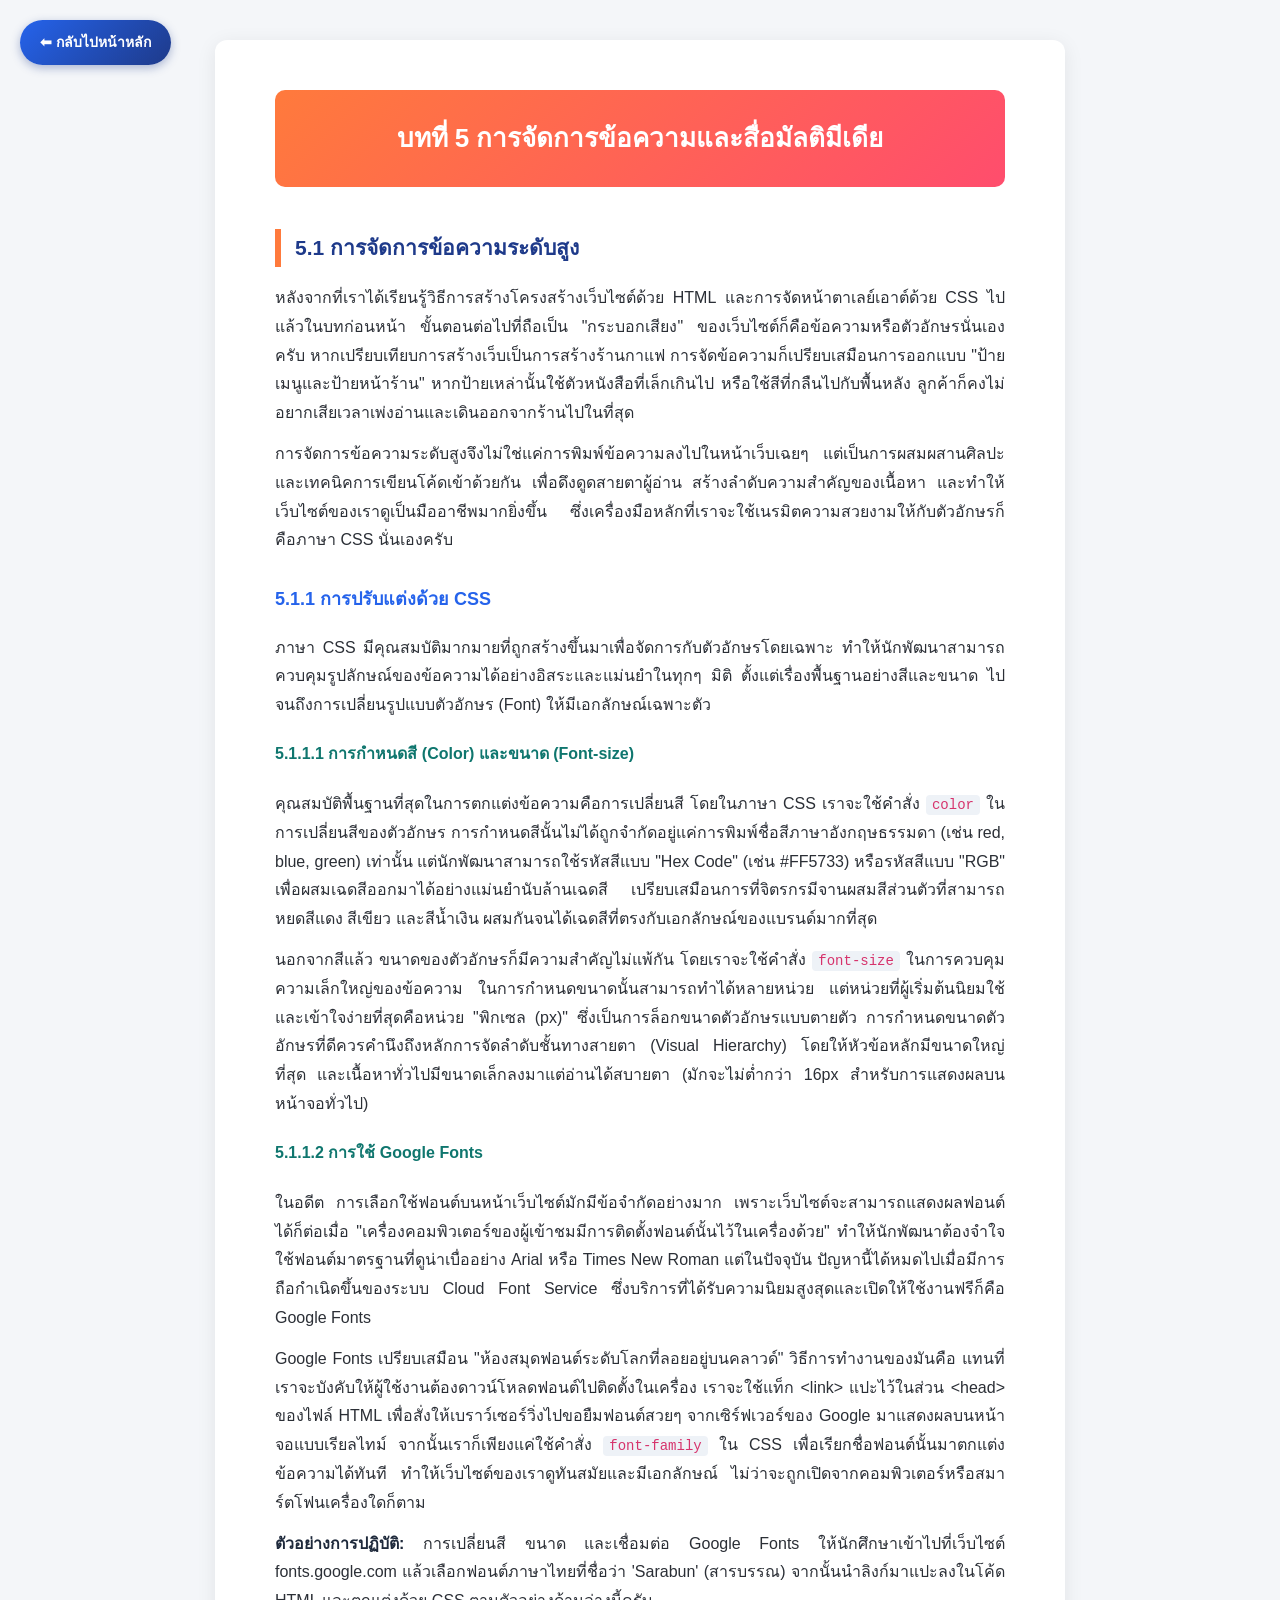
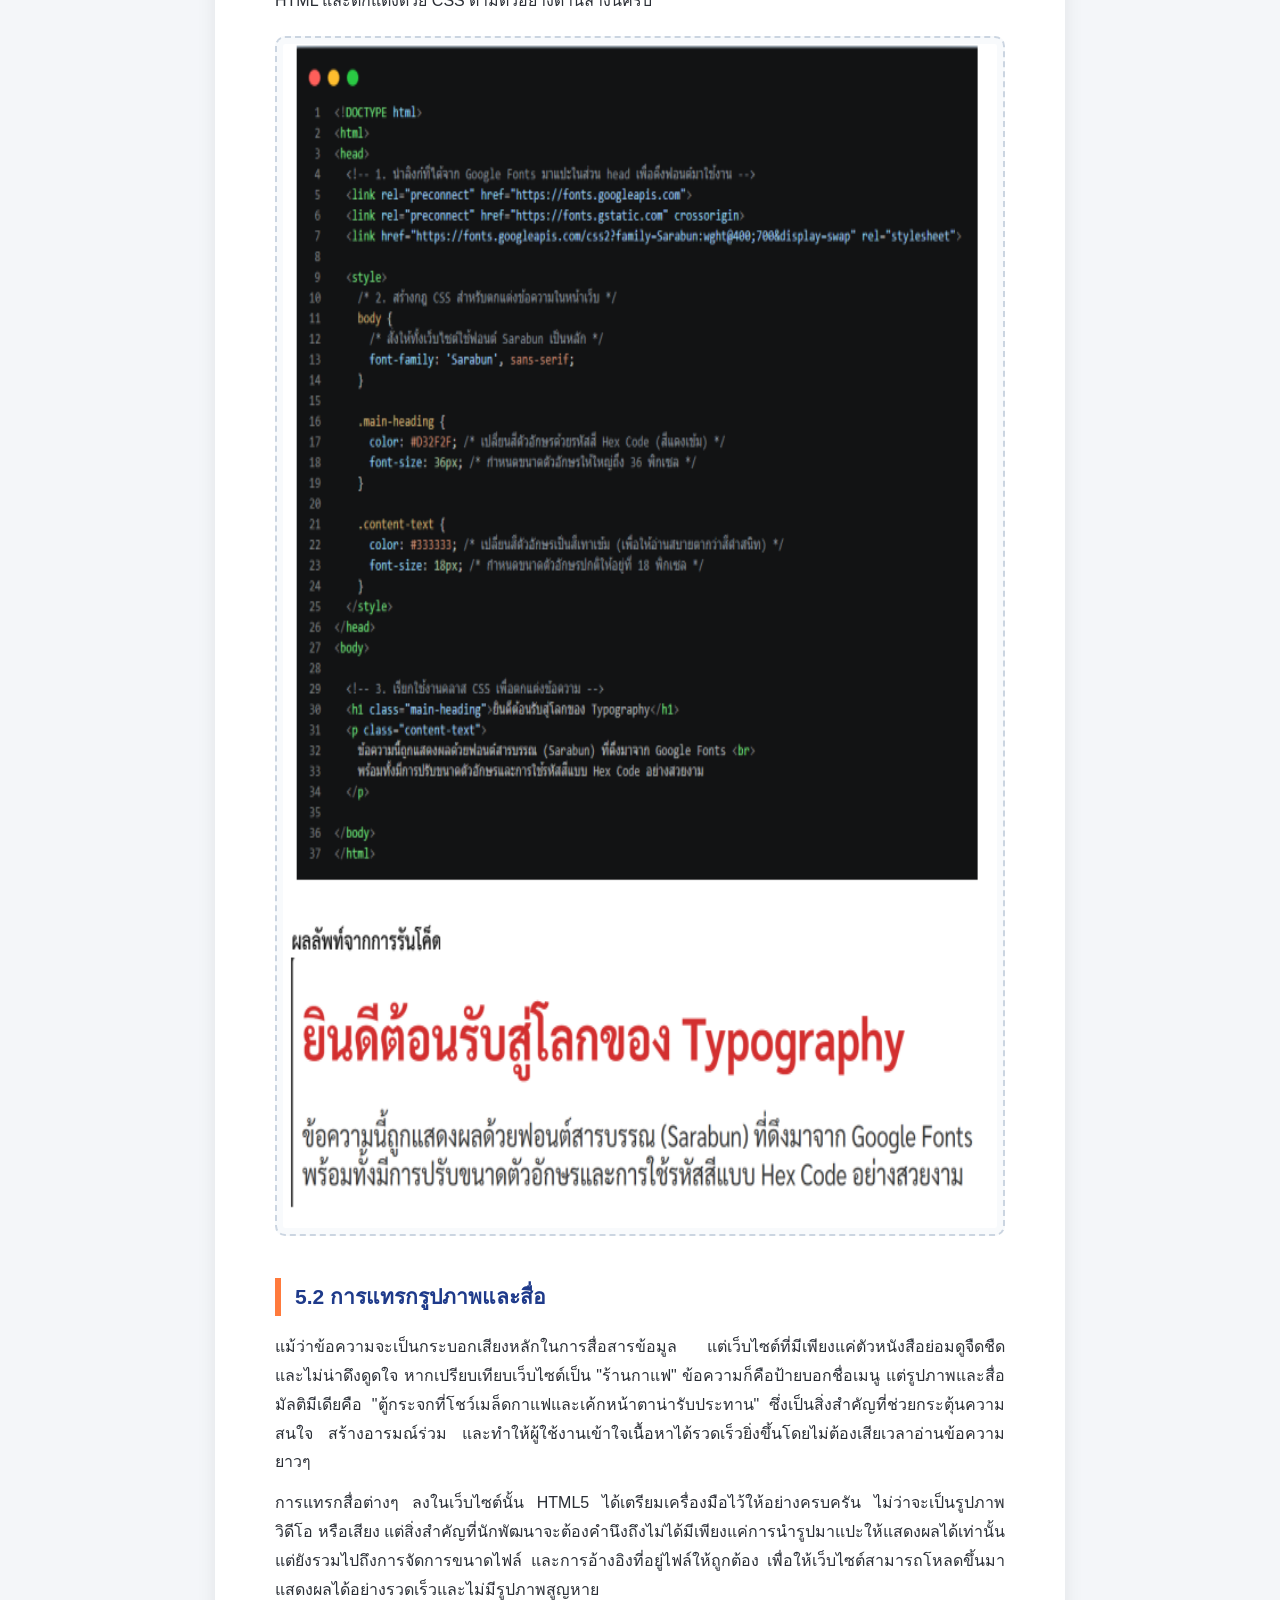
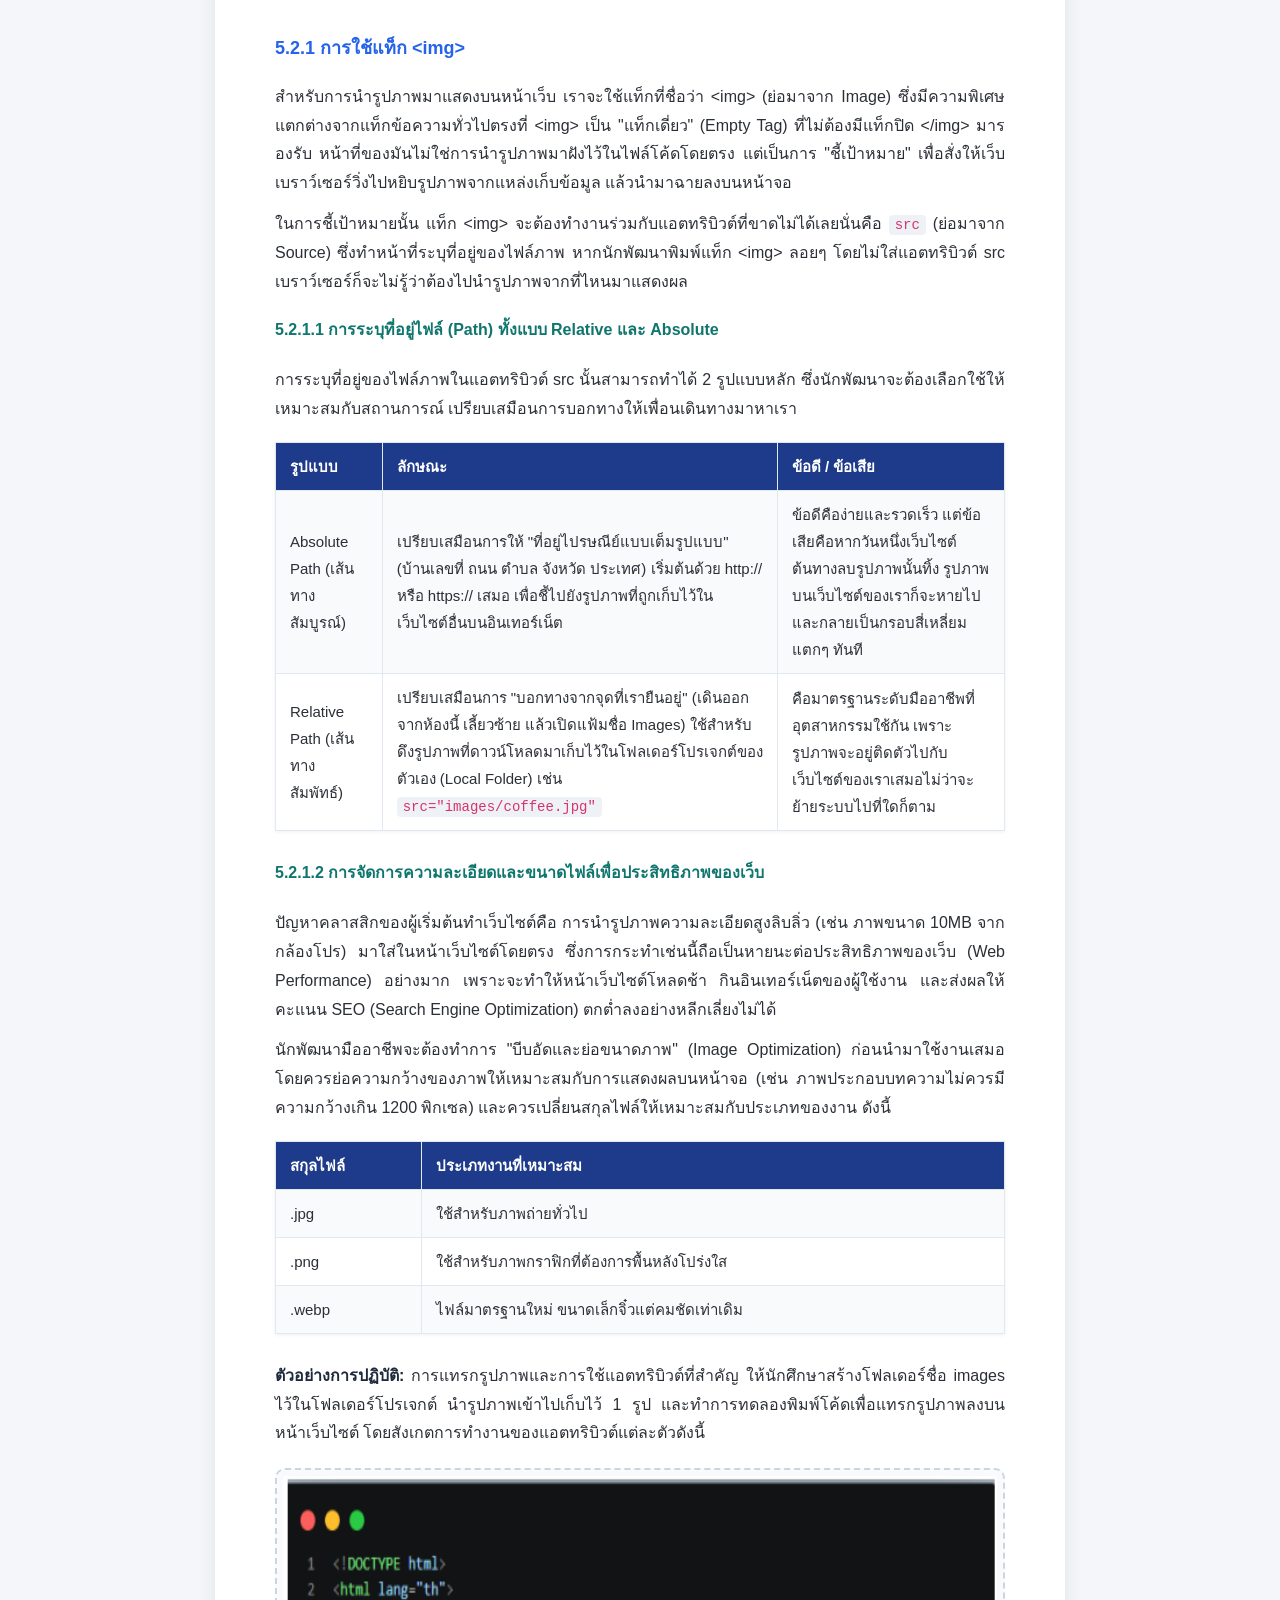
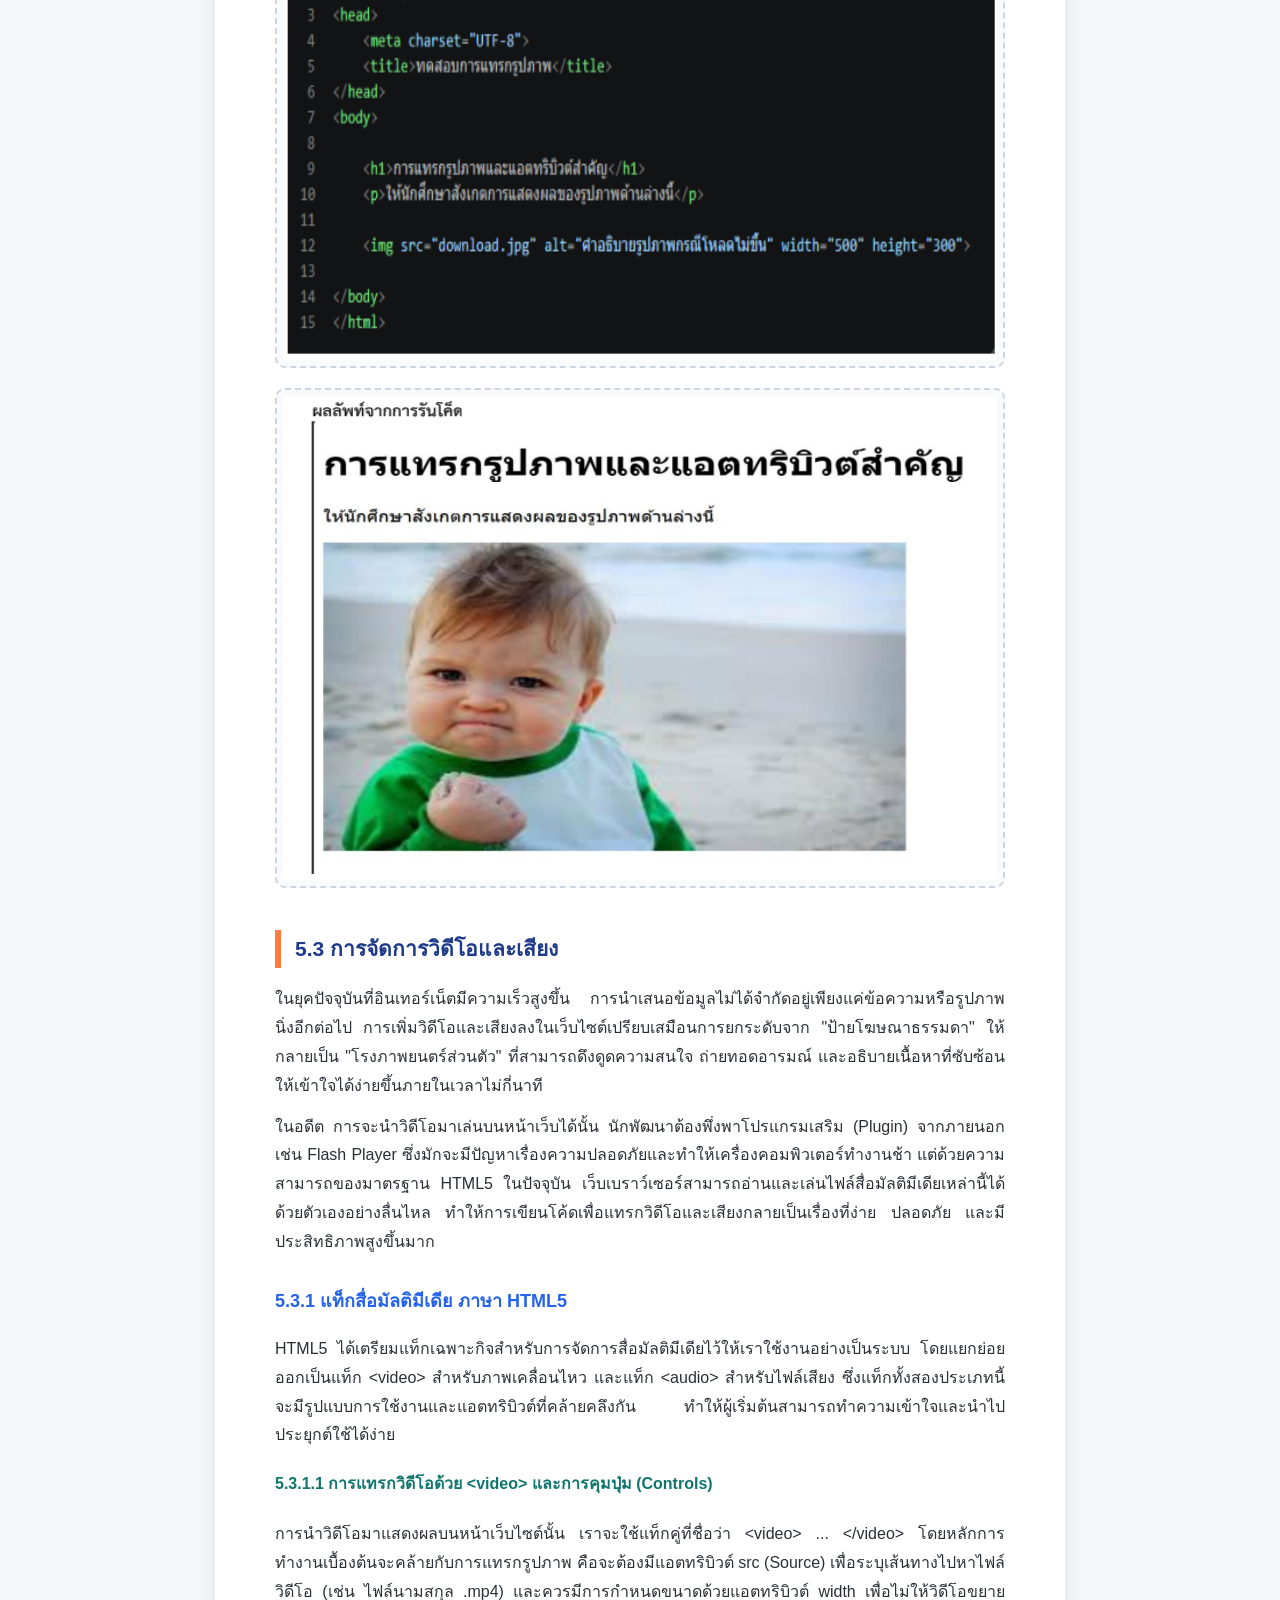
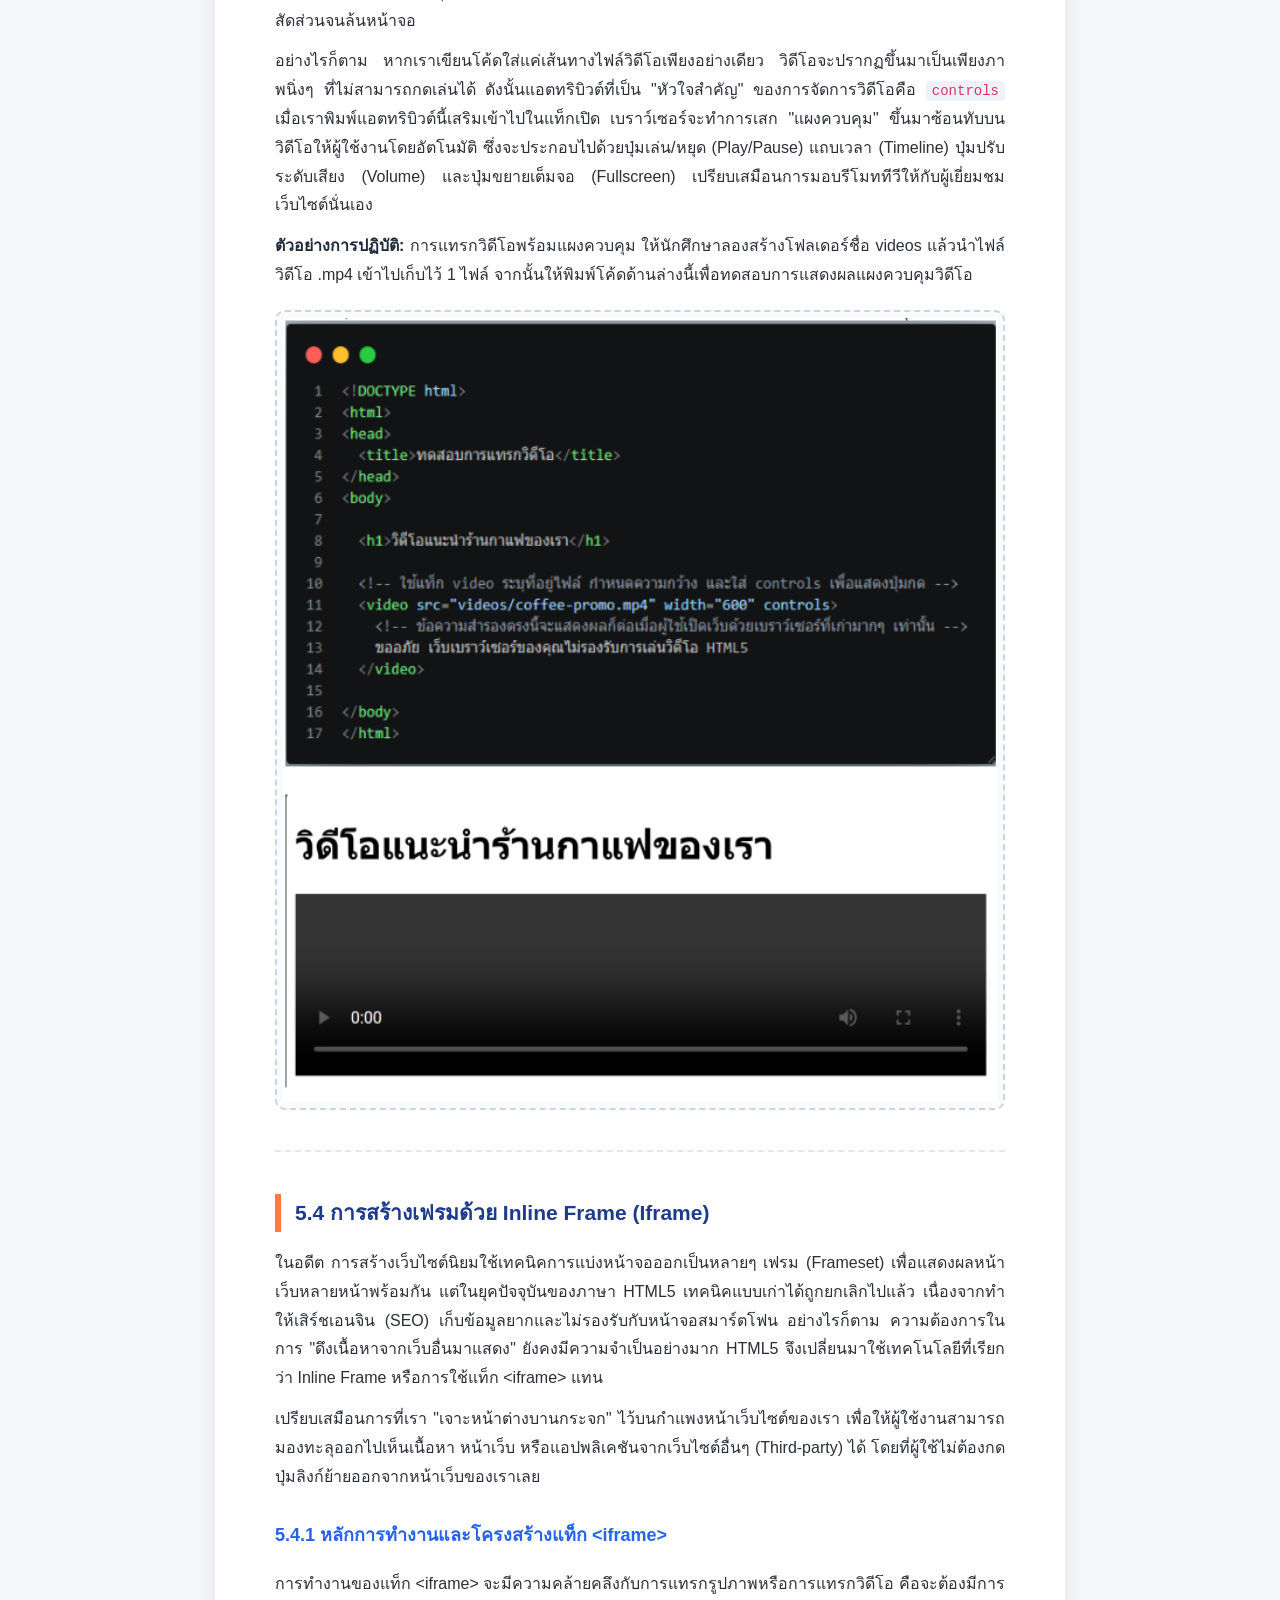
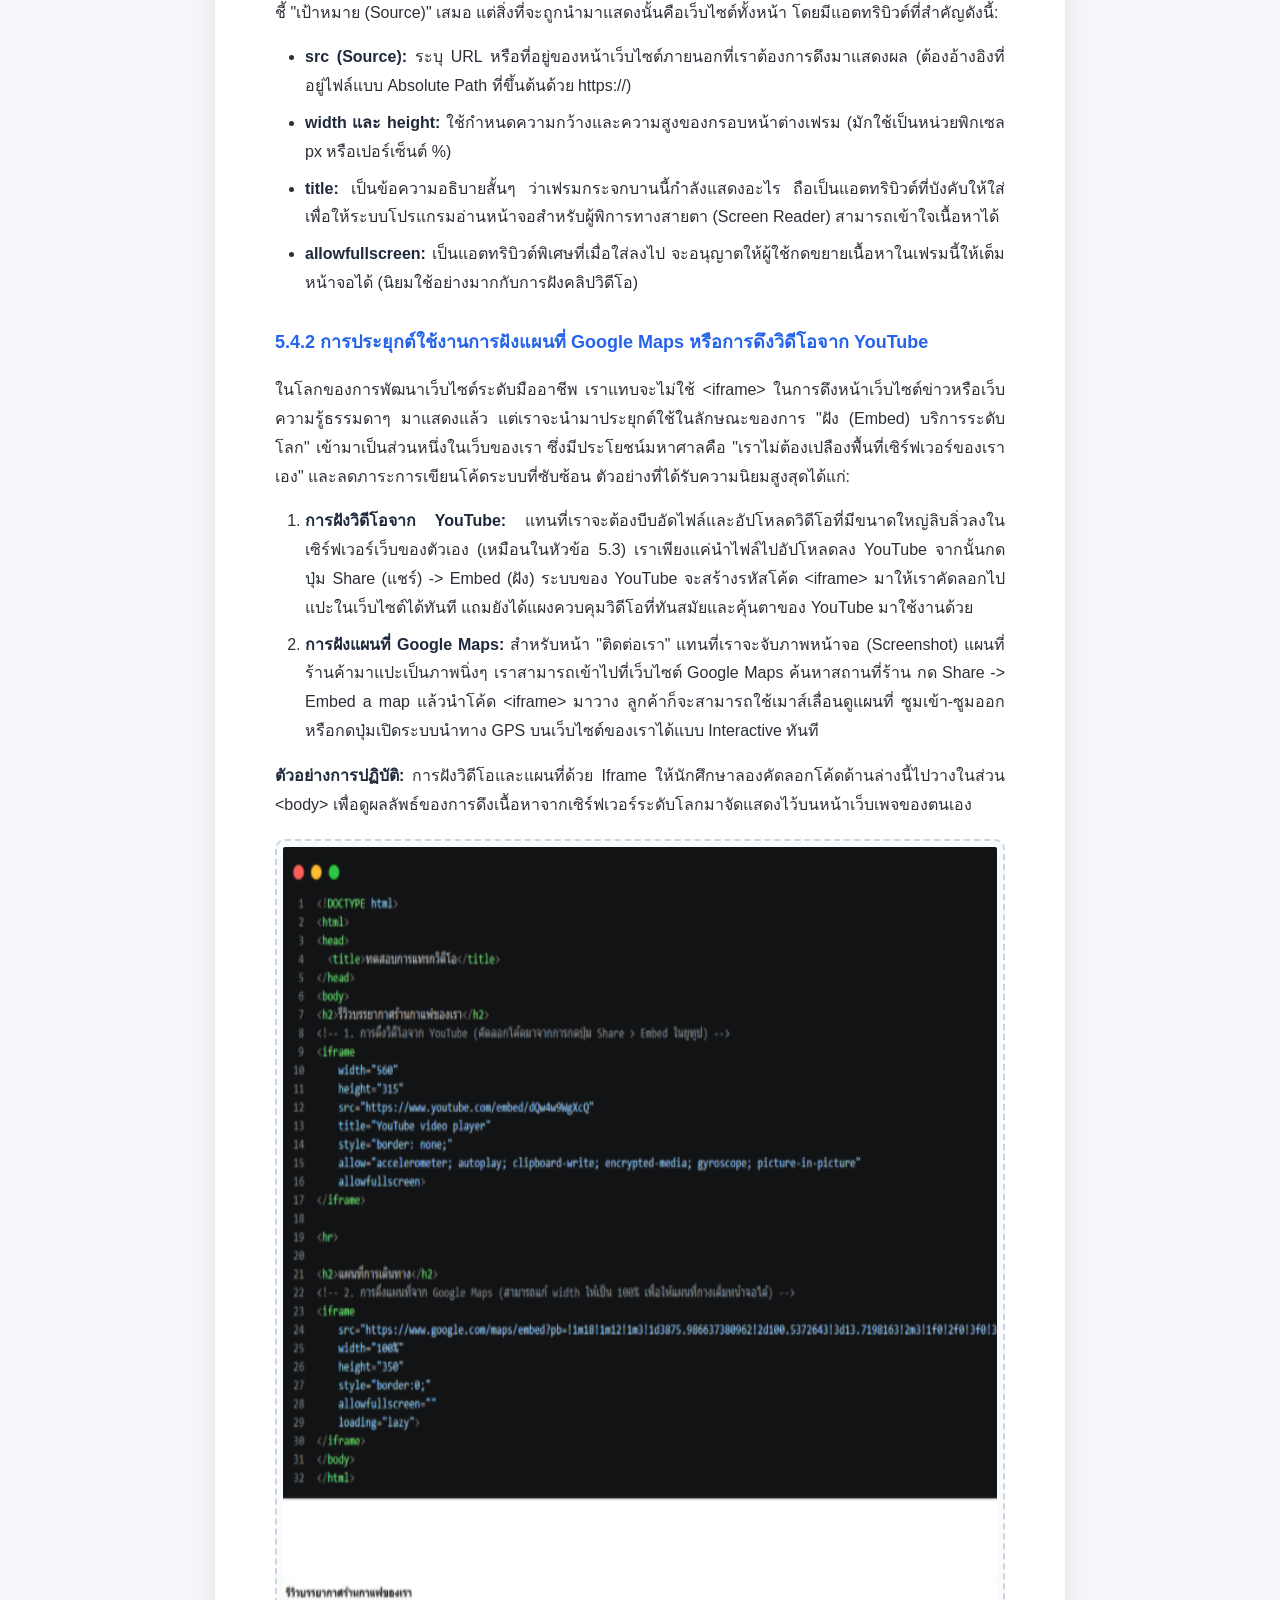
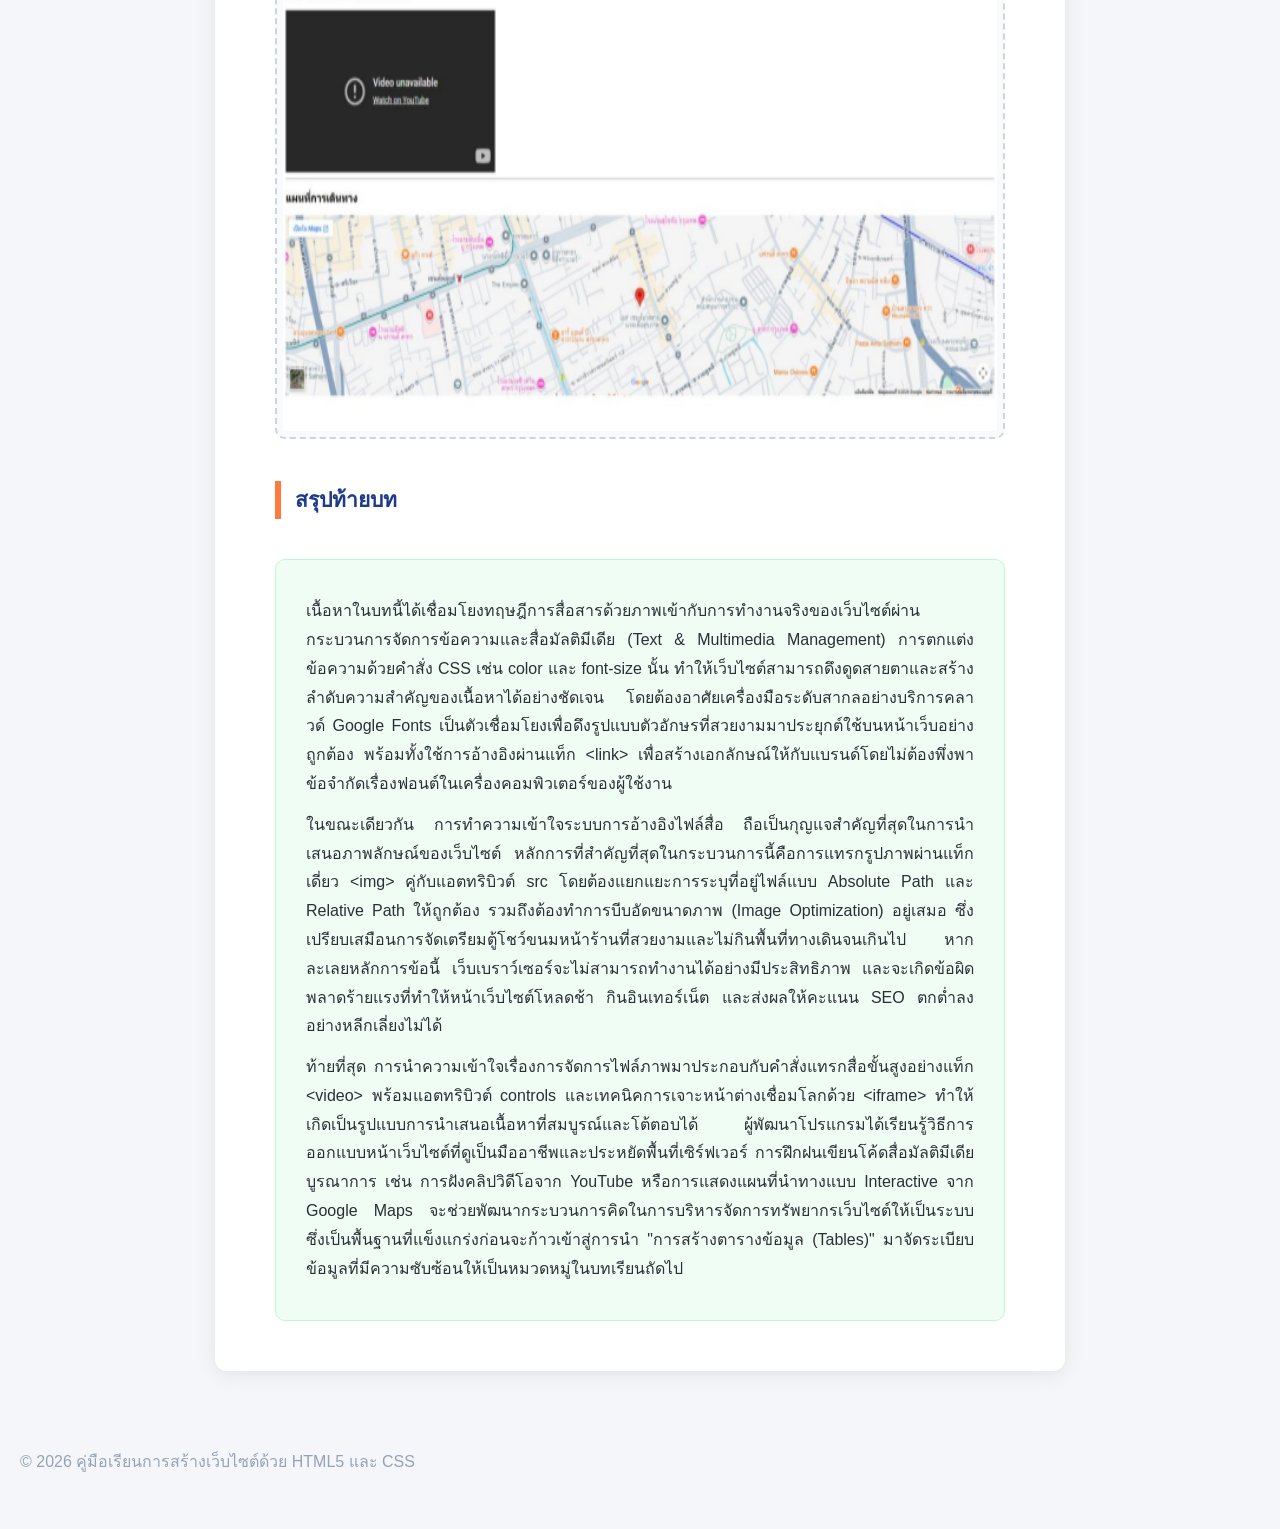
<file: lesson05.html>
<!DOCTYPE html>
<html lang="th">
<head>
<meta charset="UTF-8">
<meta name="viewport" content="width=device-width, initial-scale=1.0">
<title>บทที่ 5 การจัดการข้อความและสื่อมัลติมีเดีย</title>
<link rel="stylesheet" href="Style.css">

</head>
<body>

<a href="index.html" class="btn-back-fixed">⬅ กลับไปหน้าหลัก</a>

<main class="content">
<h1>บทที่ 5 การจัดการข้อความและสื่อมัลติมีเดีย</h1>
<h2>5.1 การจัดการข้อความระดับสูง</h2>
<p>หลังจากที่เราได้เรียนรู้วิธีการสร้างโครงสร้างเว็บไซต์ด้วย HTML และการจัดหน้าตาเลย์เอาต์ด้วย CSS ไปแล้วในบทก่อนหน้า ขั้นตอนต่อไปที่ถือเป็น "กระบอกเสียง" ของเว็บไซต์ก็คือข้อความหรือตัวอักษรนั่นเองครับ หากเปรียบเทียบการสร้างเว็บเป็นการสร้างร้านกาแฟ การจัดข้อความก็เปรียบเสมือนการออกแบบ "ป้ายเมนูและป้ายหน้าร้าน" หากป้ายเหล่านั้นใช้ตัวหนังสือที่เล็กเกินไป หรือใช้สีที่กลืนไปกับพื้นหลัง ลูกค้าก็คงไม่อยากเสียเวลาเพ่งอ่านและเดินออกจากร้านไปในที่สุด</p>
<p>การจัดการข้อความระดับสูงจึงไม่ใช่แค่การพิมพ์ข้อความลงไปในหน้าเว็บเฉยๆ แต่เป็นการผสมผสานศิลปะและเทคนิคการเขียนโค้ดเข้าด้วยกัน เพื่อดึงดูดสายตาผู้อ่าน สร้างลำดับความสำคัญของเนื้อหา และทำให้เว็บไซต์ของเราดูเป็นมืออาชีพมากยิ่งขึ้น ซึ่งเครื่องมือหลักที่เราจะใช้เนรมิตความสวยงามให้กับตัวอักษรก็คือภาษา CSS นั่นเองครับ</p>
<h3>5.1.1 การปรับแต่งด้วย CSS</h3>
<p>ภาษา CSS มีคุณสมบัติมากมายที่ถูกสร้างขึ้นมาเพื่อจัดการกับตัวอักษรโดยเฉพาะ ทำให้นักพัฒนาสามารถควบคุมรูปลักษณ์ของข้อความได้อย่างอิสระและแม่นยำในทุกๆ มิติ ตั้งแต่เรื่องพื้นฐานอย่างสีและขนาด ไปจนถึงการเปลี่ยนรูปแบบตัวอักษร (Font) ให้มีเอกลักษณ์เฉพาะตัว</p>
<h4>5.1.1.1 การกำหนดสี (Color) และขนาด (Font-size)</h4>
<p>คุณสมบัติพื้นฐานที่สุดในการตกแต่งข้อความคือการเปลี่ยนสี โดยในภาษา CSS เราจะใช้คำสั่ง <code>color</code> ในการเปลี่ยนสีของตัวอักษร การกำหนดสีนั้นไม่ได้ถูกจำกัดอยู่แค่การพิมพ์ชื่อสีภาษาอังกฤษธรรมดา (เช่น red, blue, green) เท่านั้น แต่นักพัฒนาสามารถใช้รหัสสีแบบ "Hex Code" (เช่น #FF5733) หรือรหัสสีแบบ "RGB" เพื่อผสมเฉดสีออกมาได้อย่างแม่นยำนับล้านเฉดสี เปรียบเสมือนการที่จิตรกรมีจานผสมสีส่วนตัวที่สามารถหยดสีแดง สีเขียว และสีน้ำเงิน ผสมกันจนได้เฉดสีที่ตรงกับเอกลักษณ์ของแบรนด์มากที่สุด</p>
<p>นอกจากสีแล้ว ขนาดของตัวอักษรก็มีความสำคัญไม่แพ้กัน โดยเราจะใช้คำสั่ง <code>font-size</code> ในการควบคุมความเล็กใหญ่ของข้อความ ในการกำหนดขนาดนั้นสามารถทำได้หลายหน่วย แต่หน่วยที่ผู้เริ่มต้นนิยมใช้และเข้าใจง่ายที่สุดคือหน่วย "พิกเซล (px)" ซึ่งเป็นการล็อกขนาดตัวอักษรแบบตายตัว การกำหนดขนาดตัวอักษรที่ดีควรคำนึงถึงหลักการจัดลำดับชั้นทางสายตา (Visual Hierarchy) โดยให้หัวข้อหลักมีขนาดใหญ่ที่สุด และเนื้อหาทั่วไปมีขนาดเล็กลงมาแต่อ่านได้สบายตา (มักจะไม่ต่ำกว่า 16px สำหรับการแสดงผลบนหน้าจอทั่วไป)</p>
<h4>5.1.1.2 การใช้ Google Fonts</h4>
<p>ในอดีต การเลือกใช้ฟอนต์บนหน้าเว็บไซต์มักมีข้อจำกัดอย่างมาก เพราะเว็บไซต์จะสามารถแสดงผลฟอนต์ได้ก็ต่อเมื่อ "เครื่องคอมพิวเตอร์ของผู้เข้าชมมีการติดตั้งฟอนต์นั้นไว้ในเครื่องด้วย" ทำให้นักพัฒนาต้องจำใจใช้ฟอนต์มาตรฐานที่ดูน่าเบื่ออย่าง Arial หรือ Times New Roman แต่ในปัจจุบัน ปัญหานี้ได้หมดไปเมื่อมีการถือกำเนิดขึ้นของระบบ Cloud Font Service ซึ่งบริการที่ได้รับความนิยมสูงสุดและเปิดให้ใช้งานฟรีก็คือ Google Fonts</p>
<p>Google Fonts เปรียบเสมือน "ห้องสมุดฟอนต์ระดับโลกที่ลอยอยู่บนคลาวด์" วิธีการทำงานของมันคือ แทนที่เราจะบังคับให้ผู้ใช้งานต้องดาวน์โหลดฟอนต์ไปติดตั้งในเครื่อง เราจะใช้แท็ก &lt;link&gt; แปะไว้ในส่วน &lt;head&gt; ของไฟล์ HTML เพื่อสั่งให้เบราว์เซอร์วิ่งไปขอยืมฟอนต์สวยๆ จากเซิร์ฟเวอร์ของ Google มาแสดงผลบนหน้าจอแบบเรียลไทม์ จากนั้นเราก็เพียงแค่ใช้คำสั่ง <code>font-family</code> ใน CSS เพื่อเรียกชื่อฟอนต์นั้นมาตกแต่งข้อความได้ทันที ทำให้เว็บไซต์ของเราดูทันสมัยและมีเอกลักษณ์ ไม่ว่าจะถูกเปิดจากคอมพิวเตอร์หรือสมาร์ตโฟนเครื่องใดก็ตาม</p>
<p><b>ตัวอย่างการปฏิบัติ:</b> การเปลี่ยนสี ขนาด และเชื่อมต่อ Google Fonts ให้นักศึกษาเข้าไปที่เว็บไซต์ fonts.google.com แล้วเลือกฟอนต์ภาษาไทยที่ชื่อว่า 'Sarabun' (สารบรรณ) จากนั้นนำลิงก์มาแปะลงในโค้ด HTML และตกแต่งด้วย CSS ตามตัวอย่างด้านล่างนี้ครับ</p>
<img alt="ไม่ขึ้น" height="1200" src="Screenshot 2026-08-17 105303.png" width="800"/>
<h2>5.2 การแทรกรูปภาพและสื่อ</h2>
<p>แม้ว่าข้อความจะเป็นกระบอกเสียงหลักในการสื่อสารข้อมูล แต่เว็บไซต์ที่มีเพียงแค่ตัวหนังสือย่อมดูจืดชืดและไม่น่าดึงดูดใจ หากเปรียบเทียบเว็บไซต์เป็น "ร้านกาแฟ" ข้อความก็คือป้ายบอกชื่อเมนู แต่รูปภาพและสื่อมัลติมีเดียคือ "ตู้กระจกที่โชว์เมล็ดกาแฟและเค้กหน้าตาน่ารับประทาน" ซึ่งเป็นสิ่งสำคัญที่ช่วยกระตุ้นความสนใจ สร้างอารมณ์ร่วม และทำให้ผู้ใช้งานเข้าใจเนื้อหาได้รวดเร็วยิ่งขึ้นโดยไม่ต้องเสียเวลาอ่านข้อความยาวๆ</p>
<p>การแทรกสื่อต่างๆ ลงในเว็บไซต์นั้น HTML5 ได้เตรียมเครื่องมือไว้ให้อย่างครบครัน ไม่ว่าจะเป็นรูปภาพ วิดีโอ หรือเสียง แต่สิ่งสำคัญที่นักพัฒนาจะต้องคำนึงถึงไม่ได้มีเพียงแค่การนำรูปมาแปะให้แสดงผลได้เท่านั้น แต่ยังรวมไปถึงการจัดการขนาดไฟล์ และการอ้างอิงที่อยู่ไฟล์ให้ถูกต้อง เพื่อให้เว็บไซต์สามารถโหลดขึ้นมาแสดงผลได้อย่างรวดเร็วและไม่มีรูปภาพสูญหาย</p>
<h3>5.2.1 การใช้แท็ก &lt;img&gt;</h3>
<p>สำหรับการนำรูปภาพมาแสดงบนหน้าเว็บ เราจะใช้แท็กที่ชื่อว่า &lt;img&gt; (ย่อมาจาก Image) ซึ่งมีความพิเศษแตกต่างจากแท็กข้อความทั่วไปตรงที่ &lt;img&gt; เป็น "แท็กเดี่ยว" (Empty Tag) ที่ไม่ต้องมีแท็กปิด &lt;/img&gt; มารองรับ หน้าที่ของมันไม่ใช่การนำรูปภาพมาฝังไว้ในไฟล์โค้ดโดยตรง แต่เป็นการ "ชี้เป้าหมาย" เพื่อสั่งให้เว็บเบราว์เซอร์วิ่งไปหยิบรูปภาพจากแหล่งเก็บข้อมูล แล้วนำมาฉายลงบนหน้าจอ</p>
<p>ในการชี้เป้าหมายนั้น แท็ก &lt;img&gt; จะต้องทำงานร่วมกับแอตทริบิวต์ที่ขาดไม่ได้เลยนั่นคือ <code>src</code> (ย่อมาจาก Source) ซึ่งทำหน้าที่ระบุที่อยู่ของไฟล์ภาพ หากนักพัฒนาพิมพ์แท็ก &lt;img&gt; ลอยๆ โดยไม่ใส่แอตทริบิวต์ src เบราว์เซอร์ก็จะไม่รู้ว่าต้องไปนำรูปภาพจากที่ไหนมาแสดงผล</p>
<h4>5.2.1.1 การระบุที่อยู่ไฟล์ (Path) ทั้งแบบ Relative และ Absolute</h4>
<p>การระบุที่อยู่ของไฟล์ภาพในแอตทริบิวต์ src นั้นสามารถทำได้ 2 รูปแบบหลัก ซึ่งนักพัฒนาจะต้องเลือกใช้ให้เหมาะสมกับสถานการณ์ เปรียบเสมือนการบอกทางให้เพื่อนเดินทางมาหาเรา</p>
<table>
<tr><th>รูปแบบ</th><th>ลักษณะ</th><th>ข้อดี / ข้อเสีย</th></tr>
<tr>
<td>Absolute Path (เส้นทางสัมบูรณ์)</td>
<td>เปรียบเสมือนการให้ "ที่อยู่ไปรษณีย์แบบเต็มรูปแบบ" (บ้านเลขที่ ถนน ตำบล จังหวัด ประเทศ) เริ่มต้นด้วย http:// หรือ https:// เสมอ เพื่อชี้ไปยังรูปภาพที่ถูกเก็บไว้ในเว็บไซต์อื่นบนอินเทอร์เน็ต</td>
<td>ข้อดีคือง่ายและรวดเร็ว แต่ข้อเสียคือหากวันหนึ่งเว็บไซต์ต้นทางลบรูปภาพนั้นทิ้ง รูปภาพบนเว็บไซต์ของเราก็จะหายไปและกลายเป็นกรอบสี่เหลี่ยมแตกๆ ทันที</td>
</tr>
<tr>
<td>Relative Path (เส้นทางสัมพัทธ์)</td>
<td>เปรียบเสมือนการ "บอกทางจากจุดที่เรายืนอยู่" (เดินออกจากห้องนี้ เลี้ยวซ้าย แล้วเปิดแฟ้มชื่อ Images) ใช้สำหรับดึงรูปภาพที่ดาวน์โหลดมาเก็บไว้ในโฟลเดอร์โปรเจกต์ของตัวเอง (Local Folder) เช่น <code>src="images/coffee.jpg"</code></td>
<td>คือมาตรฐานระดับมืออาชีพที่อุตสาหกรรมใช้กัน เพราะรูปภาพจะอยู่ติดตัวไปกับเว็บไซต์ของเราเสมอไม่ว่าจะย้ายระบบไปที่ใดก็ตาม</td>
</tr>
</table>
<h4>5.2.1.2 การจัดการความละเอียดและขนาดไฟล์เพื่อประสิทธิภาพของเว็บ</h4>
<p>ปัญหาคลาสสิกของผู้เริ่มต้นทำเว็บไซต์คือ การนำรูปภาพความละเอียดสูงลิบลิ่ว (เช่น ภาพขนาด 10MB จากกล้องโปร) มาใส่ในหน้าเว็บไซต์โดยตรง ซึ่งการกระทำเช่นนี้ถือเป็นหายนะต่อประสิทธิภาพของเว็บ (Web Performance) อย่างมาก เพราะจะทำให้หน้าเว็บไซต์โหลดช้า กินอินเทอร์เน็ตของผู้ใช้งาน และส่งผลให้คะแนน SEO (Search Engine Optimization) ตกต่ำลงอย่างหลีกเลี่ยงไม่ได้</p>
<p>นักพัฒนามืออาชีพจะต้องทำการ "บีบอัดและย่อขนาดภาพ" (Image Optimization) ก่อนนำมาใช้งานเสมอ โดยควรย่อความกว้างของภาพให้เหมาะสมกับการแสดงผลบนหน้าจอ (เช่น ภาพประกอบบทความไม่ควรมีความกว้างเกิน 1200 พิกเซล) และควรเปลี่ยนสกุลไฟล์ให้เหมาะสมกับประเภทของงาน ดังนี้</p>
<table>
<tr><th>สกุลไฟล์</th><th>ประเภทงานที่เหมาะสม</th></tr>
<tr><td>.jpg</td><td>ใช้สำหรับภาพถ่ายทั่วไป</td></tr>
<tr><td>.png</td><td>ใช้สำหรับภาพกราฟิกที่ต้องการพื้นหลังโปร่งใส</td></tr>
<tr><td>.webp</td><td>ไฟล์มาตรฐานใหม่ ขนาดเล็กจิ๋วแต่คมชัดเท่าเดิม</td></tr>
</table>
<p><b>ตัวอย่างการปฏิบัติ:</b> การแทรกรูปภาพและการใช้แอตทริบิวต์ที่สำคัญ ให้นักศึกษาสร้างโฟลเดอร์ชื่อ images ไว้ในโฟลเดอร์โปรเจกต์ นำรูปภาพเข้าไปเก็บไว้ 1 รูป และทำการทดลองพิมพ์โค้ดเพื่อแทรกรูปภาพลงบนหน้าเว็บไซต์ โดยสังเกตการทำงานของแอตทริบิวต์แต่ละตัวดังนี้</p>
<img alt="ไม่ขึ้น" height="500" src="Screenshot 2026-08-17 105328.png" width="800"/>
<img alt="ไม่ขึ้น" height="500" src="Screenshot 2026-08-17 105341.png" width="800"/>
<h2>5.3 การจัดการวิดีโอและเสียง</h2>
<p>ในยุคปัจจุบันที่อินเทอร์เน็ตมีความเร็วสูงขึ้น การนำเสนอข้อมูลไม่ได้จำกัดอยู่เพียงแค่ข้อความหรือรูปภาพนิ่งอีกต่อไป การเพิ่มวิดีโอและเสียงลงในเว็บไซต์เปรียบเสมือนการยกระดับจาก "ป้ายโฆษณาธรรมดา" ให้กลายเป็น "โรงภาพยนตร์ส่วนตัว" ที่สามารถดึงดูดความสนใจ ถ่ายทอดอารมณ์ และอธิบายเนื้อหาที่ซับซ้อนให้เข้าใจได้ง่ายขึ้นภายในเวลาไม่กี่นาที</p>
<p>ในอดีต การจะนำวิดีโอมาเล่นบนหน้าเว็บได้นั้น นักพัฒนาต้องพึ่งพาโปรแกรมเสริม (Plugin) จากภายนอก เช่น Flash Player ซึ่งมักจะมีปัญหาเรื่องความปลอดภัยและทำให้เครื่องคอมพิวเตอร์ทำงานช้า แต่ด้วยความสามารถของมาตรฐาน HTML5 ในปัจจุบัน เว็บเบราว์เซอร์สามารถอ่านและเล่นไฟล์สื่อมัลติมีเดียเหล่านี้ได้ด้วยตัวเองอย่างลื่นไหล ทำให้การเขียนโค้ดเพื่อแทรกวิดีโอและเสียงกลายเป็นเรื่องที่ง่าย ปลอดภัย และมีประสิทธิภาพสูงขึ้นมาก</p>
<h3>5.3.1 แท็กสื่อมัลติมีเดีย ภาษา HTML5</h3>
<p>HTML5 ได้เตรียมแท็กเฉพาะกิจสำหรับการจัดการสื่อมัลติมีเดียไว้ให้เราใช้งานอย่างเป็นระบบ โดยแยกย่อยออกเป็นแท็ก &lt;video&gt; สำหรับภาพเคลื่อนไหว และแท็ก &lt;audio&gt; สำหรับไฟล์เสียง ซึ่งแท็กทั้งสองประเภทนี้จะมีรูปแบบการใช้งานและแอตทริบิวต์ที่คล้ายคลึงกัน ทำให้ผู้เริ่มต้นสามารถทำความเข้าใจและนำไปประยุกต์ใช้ได้ง่าย</p>
<h4>5.3.1.1 การแทรกวิดีโอด้วย &lt;video&gt; และการคุมปุ่ม (Controls)</h4>
<p>การนำวิดีโอมาแสดงผลบนหน้าเว็บไซต์นั้น เราจะใช้แท็กคู่ที่ชื่อว่า &lt;video&gt; ... &lt;/video&gt; โดยหลักการทำงานเบื้องต้นจะคล้ายกับการแทรกรูปภาพ คือจะต้องมีแอตทริบิวต์ src (Source) เพื่อระบุเส้นทางไปหาไฟล์วิดีโอ (เช่น ไฟล์นามสกุล .mp4) และควรมีการกำหนดขนาดด้วยแอตทริบิวต์ width เพื่อไม่ให้วิดีโอขยายสัดส่วนจนล้นหน้าจอ</p>
<p>อย่างไรก็ตาม หากเราเขียนโค้ดใส่แค่เส้นทางไฟล์วิดีโอเพียงอย่างเดียว วิดีโอจะปรากฏขึ้นมาเป็นเพียงภาพนิ่งๆ ที่ไม่สามารถกดเล่นได้ ดังนั้นแอตทริบิวต์ที่เป็น "หัวใจสำคัญ" ของการจัดการวิดีโอคือ <code>controls</code> เมื่อเราพิมพ์แอตทริบิวต์นี้เสริมเข้าไปในแท็กเปิด เบราว์เซอร์จะทำการเสก "แผงควบคุม" ขึ้นมาซ้อนทับบนวิดีโอให้ผู้ใช้งานโดยอัตโนมัติ ซึ่งจะประกอบไปด้วยปุ่มเล่น/หยุด (Play/Pause) แถบเวลา (Timeline) ปุ่มปรับระดับเสียง (Volume) และปุ่มขยายเต็มจอ (Fullscreen) เปรียบเสมือนการมอบรีโมททีวีให้กับผู้เยี่ยมชมเว็บไซต์นั่นเอง</p>
<p><b>ตัวอย่างการปฏิบัติ:</b> การแทรกวิดีโอพร้อมแผงควบคุม ให้นักศึกษาลองสร้างโฟลเดอร์ชื่อ videos แล้วนำไฟล์วิดีโอ .mp4 เข้าไปเก็บไว้ 1 ไฟล์ จากนั้นให้พิมพ์โค้ดด้านล่างนี้เพื่อทดสอบการแสดงผลแผงควบคุมวิดีโอ</p>
<img alt="ไม่ขี้น" height="800" src="Screenshot 2026-08-17 105807.png" width="800"/>
<hr/>
<h2>5.4 การสร้างเฟรมด้วย Inline Frame (Iframe)</h2>
<p>ในอดีต การสร้างเว็บไซต์นิยมใช้เทคนิคการแบ่งหน้าจอออกเป็นหลายๆ เฟรม (Frameset) เพื่อแสดงผลหน้าเว็บหลายหน้าพร้อมกัน แต่ในยุคปัจจุบันของภาษา HTML5 เทคนิคแบบเก่าได้ถูกยกเลิกไปแล้ว เนื่องจากทำให้เสิร์ชเอนจิน (SEO) เก็บข้อมูลยากและไม่รองรับกับหน้าจอสมาร์ตโฟน อย่างไรก็ตาม ความต้องการในการ "ดึงเนื้อหาจากเว็บอื่นมาแสดง" ยังคงมีความจำเป็นอย่างมาก HTML5 จึงเปลี่ยนมาใช้เทคโนโลยีที่เรียกว่า Inline Frame หรือการใช้แท็ก &lt;iframe&gt; แทน</p>
<p>เปรียบเสมือนการที่เรา "เจาะหน้าต่างบานกระจก" ไว้บนกำแพงหน้าเว็บไซต์ของเรา เพื่อให้ผู้ใช้งานสามารถมองทะลุออกไปเห็นเนื้อหา หน้าเว็บ หรือแอปพลิเคชันจากเว็บไซต์อื่นๆ (Third-party) ได้ โดยที่ผู้ใช้ไม่ต้องกดปุ่มลิงก์ย้ายออกจากหน้าเว็บของเราเลย</p>
<h3>5.4.1 หลักการทำงานและโครงสร้างแท็ก &lt;iframe&gt;</h3>
<p>การทำงานของแท็ก &lt;iframe&gt; จะมีความคล้ายคลึงกับการแทรกรูปภาพหรือการแทรกวิดีโอ คือจะต้องมีการชี้ "เป้าหมาย (Source)" เสมอ แต่สิ่งที่จะถูกนำมาแสดงนั้นคือเว็บไซต์ทั้งหน้า โดยมีแอตทริบิวต์ที่สำคัญดังนี้:</p>
<ul>
<li><b>src (Source):</b> ระบุ URL หรือที่อยู่ของหน้าเว็บไซต์ภายนอกที่เราต้องการดึงมาแสดงผล (ต้องอ้างอิงที่อยู่ไฟล์แบบ Absolute Path ที่ขึ้นต้นด้วย https://)</li>
<li><b>width และ height:</b> ใช้กำหนดความกว้างและความสูงของกรอบหน้าต่างเฟรม (มักใช้เป็นหน่วยพิกเซล px หรือเปอร์เซ็นต์ %)</li>
<li><b>title:</b> เป็นข้อความอธิบายสั้นๆ ว่าเฟรมกระจกบานนี้กำลังแสดงอะไร ถือเป็นแอตทริบิวต์ที่บังคับให้ใส่ เพื่อให้ระบบโปรแกรมอ่านหน้าจอสำหรับผู้พิการทางสายตา (Screen Reader) สามารถเข้าใจเนื้อหาได้</li>
<li><b>allowfullscreen:</b> เป็นแอตทริบิวต์พิเศษที่เมื่อใส่ลงไป จะอนุญาตให้ผู้ใช้กดขยายเนื้อหาในเฟรมนี้ให้เต็มหน้าจอได้ (นิยมใช้อย่างมากกับการฝังคลิปวิดีโอ)</li>
</ul>
<h3>5.4.2 การประยุกต์ใช้งานการฝังแผนที่ Google Maps หรือการดึงวิดีโอจาก YouTube</h3>
<p>ในโลกของการพัฒนาเว็บไซต์ระดับมืออาชีพ เราแทบจะไม่ใช้ &lt;iframe&gt; ในการดึงหน้าเว็บไซต์ข่าวหรือเว็บความรู้ธรรมดาๆ มาแสดงแล้ว แต่เราจะนำมาประยุกต์ใช้ในลักษณะของการ "ฝัง (Embed) บริการระดับโลก" เข้ามาเป็นส่วนหนึ่งในเว็บของเรา ซึ่งมีประโยชน์มหาศาลคือ "เราไม่ต้องเปลืองพื้นที่เซิร์ฟเวอร์ของเราเอง" และลดภาระการเขียนโค้ดระบบที่ซับซ้อน ตัวอย่างที่ได้รับความนิยมสูงสุดได้แก่:</p>
<ol>
<li><b>การฝังวิดีโอจาก YouTube:</b> แทนที่เราจะต้องบีบอัดไฟล์และอัปโหลดวิดีโอที่มีขนาดใหญ่ลิบลิ่วลงในเซิร์ฟเวอร์เว็บของตัวเอง (เหมือนในหัวข้อ 5.3) เราเพียงแค่นำไฟล์ไปอัปโหลดลง YouTube จากนั้นกดปุ่ม Share (แชร์) -&gt; Embed (ฝัง) ระบบของ YouTube จะสร้างรหัสโค้ด &lt;iframe&gt; มาให้เราคัดลอกไปแปะในเว็บไซต์ได้ทันที แถมยังได้แผงควบคุมวิดีโอที่ทันสมัยและคุ้นตาของ YouTube มาใช้งานด้วย</li>
<li><b>การฝังแผนที่ Google Maps:</b> สำหรับหน้า "ติดต่อเรา" แทนที่เราจะจับภาพหน้าจอ (Screenshot) แผนที่ร้านค้ามาแปะเป็นภาพนิ่งๆ เราสามารถเข้าไปที่เว็บไซต์ Google Maps ค้นหาสถานที่ร้าน กด Share -&gt; Embed a map แล้วนำโค้ด &lt;iframe&gt; มาวาง ลูกค้าก็จะสามารถใช้เมาส์เลื่อนดูแผนที่ ซูมเข้า-ซูมออก หรือกดปุ่มเปิดระบบนำทาง GPS บนเว็บไซต์ของเราได้แบบ Interactive ทันที</li>
</ol>
<p><b>ตัวอย่างการปฏิบัติ:</b> การฝังวิดีโอและแผนที่ด้วย Iframe ให้นักศึกษาลองคัดลอกโค้ดด้านล่างนี้ไปวางในส่วน &lt;body&gt; เพื่อดูผลลัพธ์ของการดึงเนื้อหาจากเซิร์ฟเวอร์ระดับโลกมาจัดแสดงไว้บนหน้าเว็บเพจของตนเอง</p>
<img alt="ไม่ขึ้น" height="1200" src="Screenshot 2026-08-17 110538.png" width="800"/>
<h2>สรุปท้ายบท</h2>
<div class="summary-box">
<p>เนื้อหาในบทนี้ได้เชื่อมโยงทฤษฎีการสื่อสารด้วยภาพเข้ากับการทำงานจริงของเว็บไซต์ผ่านกระบวนการจัดการข้อความและสื่อมัลติมีเดีย (Text &amp; Multimedia Management) การตกแต่งข้อความด้วยคำสั่ง CSS เช่น color และ font-size นั้น ทำให้เว็บไซต์สามารถดึงดูดสายตาและสร้างลำดับความสำคัญของเนื้อหาได้อย่างชัดเจน โดยต้องอาศัยเครื่องมือระดับสากลอย่างบริการคลาวด์ Google Fonts เป็นตัวเชื่อมโยงเพื่อดึงรูปแบบตัวอักษรที่สวยงามมาประยุกต์ใช้บนหน้าเว็บอย่างถูกต้อง พร้อมทั้งใช้การอ้างอิงผ่านแท็ก &lt;link&gt; เพื่อสร้างเอกลักษณ์ให้กับแบรนด์โดยไม่ต้องพึ่งพาข้อจำกัดเรื่องฟอนต์ในเครื่องคอมพิวเตอร์ของผู้ใช้งาน</p>
<p>ในขณะเดียวกัน การทำความเข้าใจระบบการอ้างอิงไฟล์สื่อ ถือเป็นกุญแจสำคัญที่สุดในการนำเสนอภาพลักษณ์ของเว็บไซต์ หลักการที่สำคัญที่สุดในกระบวนการนี้คือการแทรกรูปภาพผ่านแท็กเดี่ยว &lt;img&gt; คู่กับแอตทริบิวต์ src โดยต้องแยกแยะการระบุที่อยู่ไฟล์แบบ Absolute Path และ Relative Path ให้ถูกต้อง รวมถึงต้องทำการบีบอัดขนาดภาพ (Image Optimization) อยู่เสมอ ซึ่งเปรียบเสมือนการจัดเตรียมตู้โชว์ขนมหน้าร้านที่สวยงามและไม่กินพื้นที่ทางเดินจนเกินไป หากละเลยหลักการข้อนี้ เว็บเบราว์เซอร์จะไม่สามารถทำงานได้อย่างมีประสิทธิภาพ และจะเกิดข้อผิดพลาดร้ายแรงที่ทำให้หน้าเว็บไซต์โหลดช้า กินอินเทอร์เน็ต และส่งผลให้คะแนน SEO ตกต่ำลงอย่างหลีกเลี่ยงไม่ได้</p>
<p>ท้ายที่สุด การนำความเข้าใจเรื่องการจัดการไฟล์ภาพมาประกอบกับคำสั่งแทรกสื่อขั้นสูงอย่างแท็ก &lt;video&gt; พร้อมแอตทริบิวต์ controls และเทคนิคการเจาะหน้าต่างเชื่อมโลกด้วย &lt;iframe&gt; ทำให้เกิดเป็นรูปแบบการนำเสนอเนื้อหาที่สมบูรณ์และโต้ตอบได้ ผู้พัฒนาโปรแกรมได้เรียนรู้วิธีการออกแบบหน้าเว็บไซต์ที่ดูเป็นมืออาชีพและประหยัดพื้นที่เซิร์ฟเวอร์ การฝึกฝนเขียนโค้ดสื่อมัลติมีเดียบูรณาการ เช่น การฝังคลิปวิดีโอจาก YouTube หรือการแสดงแผนที่นำทางแบบ Interactive จาก Google Maps จะช่วยพัฒนากระบวนการคิดในการบริหารจัดการทรัพยากรเว็บไซต์ให้เป็นระบบ ซึ่งเป็นพื้นฐานที่แข็งแกร่งก่อนจะก้าวเข้าสู่การนำ "การสร้างตารางข้อมูล (Tables)" มาจัดระเบียบข้อมูลที่มีความซับซ้อนให้เป็นหมวดหมู่ในบทเรียนถัดไป</p>
</div>

</main>

<footer class="site-footer">
    <p>© 2026 คู่มือเรียนการสร้างเว็บไซต์ด้วย HTML5 และ CSS</p>
</footer>

</body>
</html>
</file>
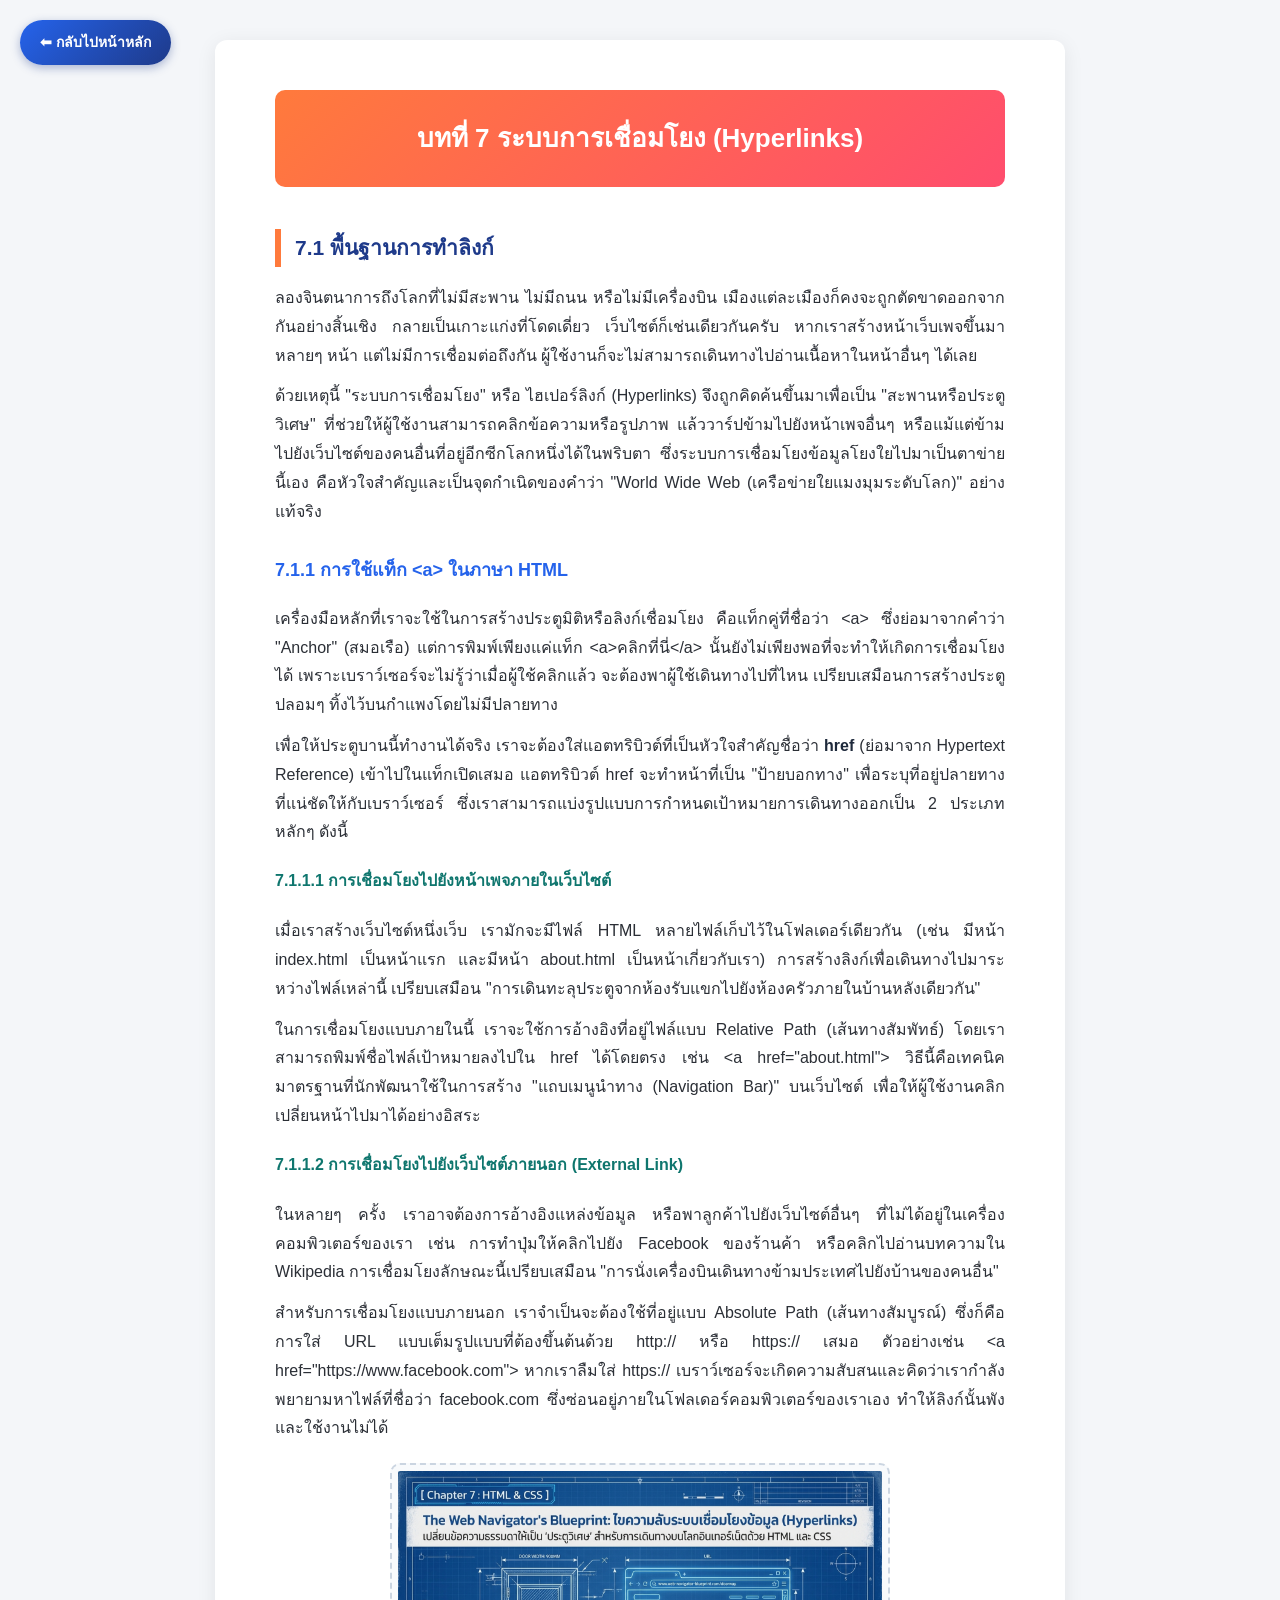
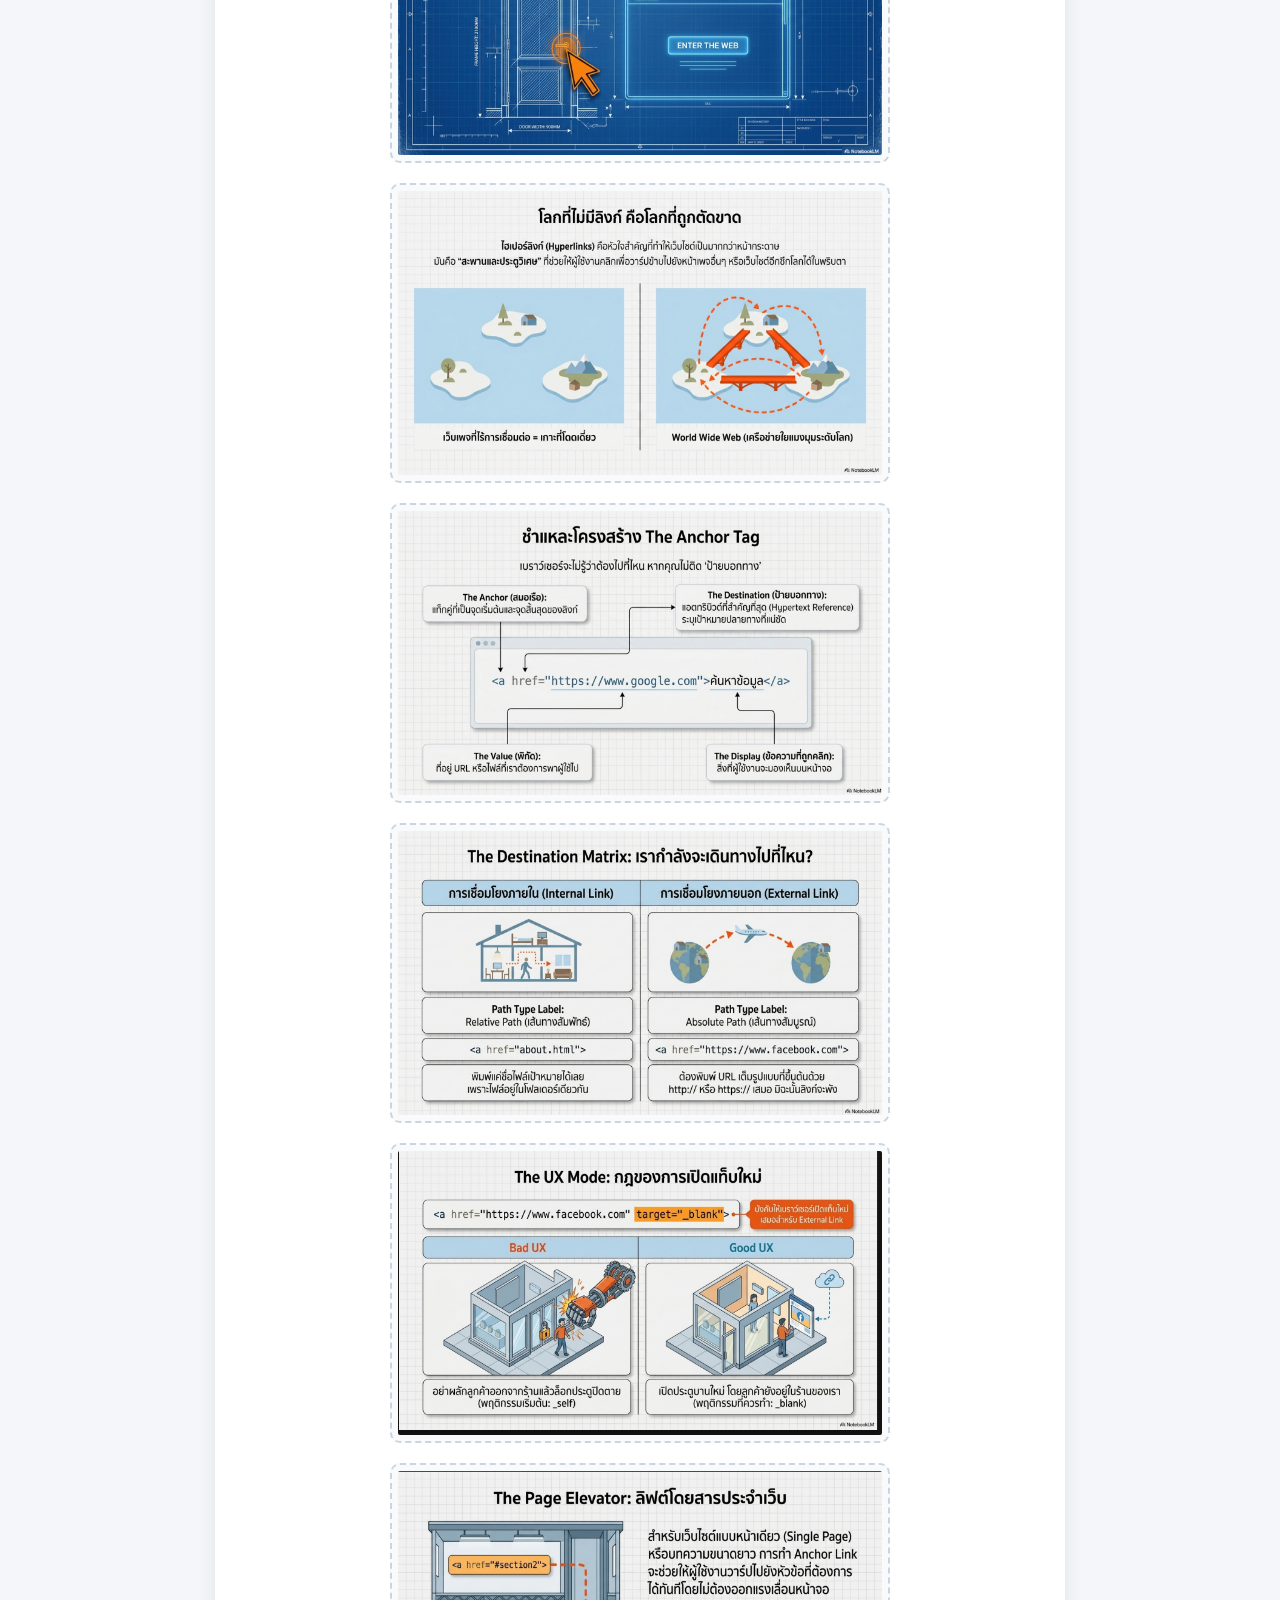
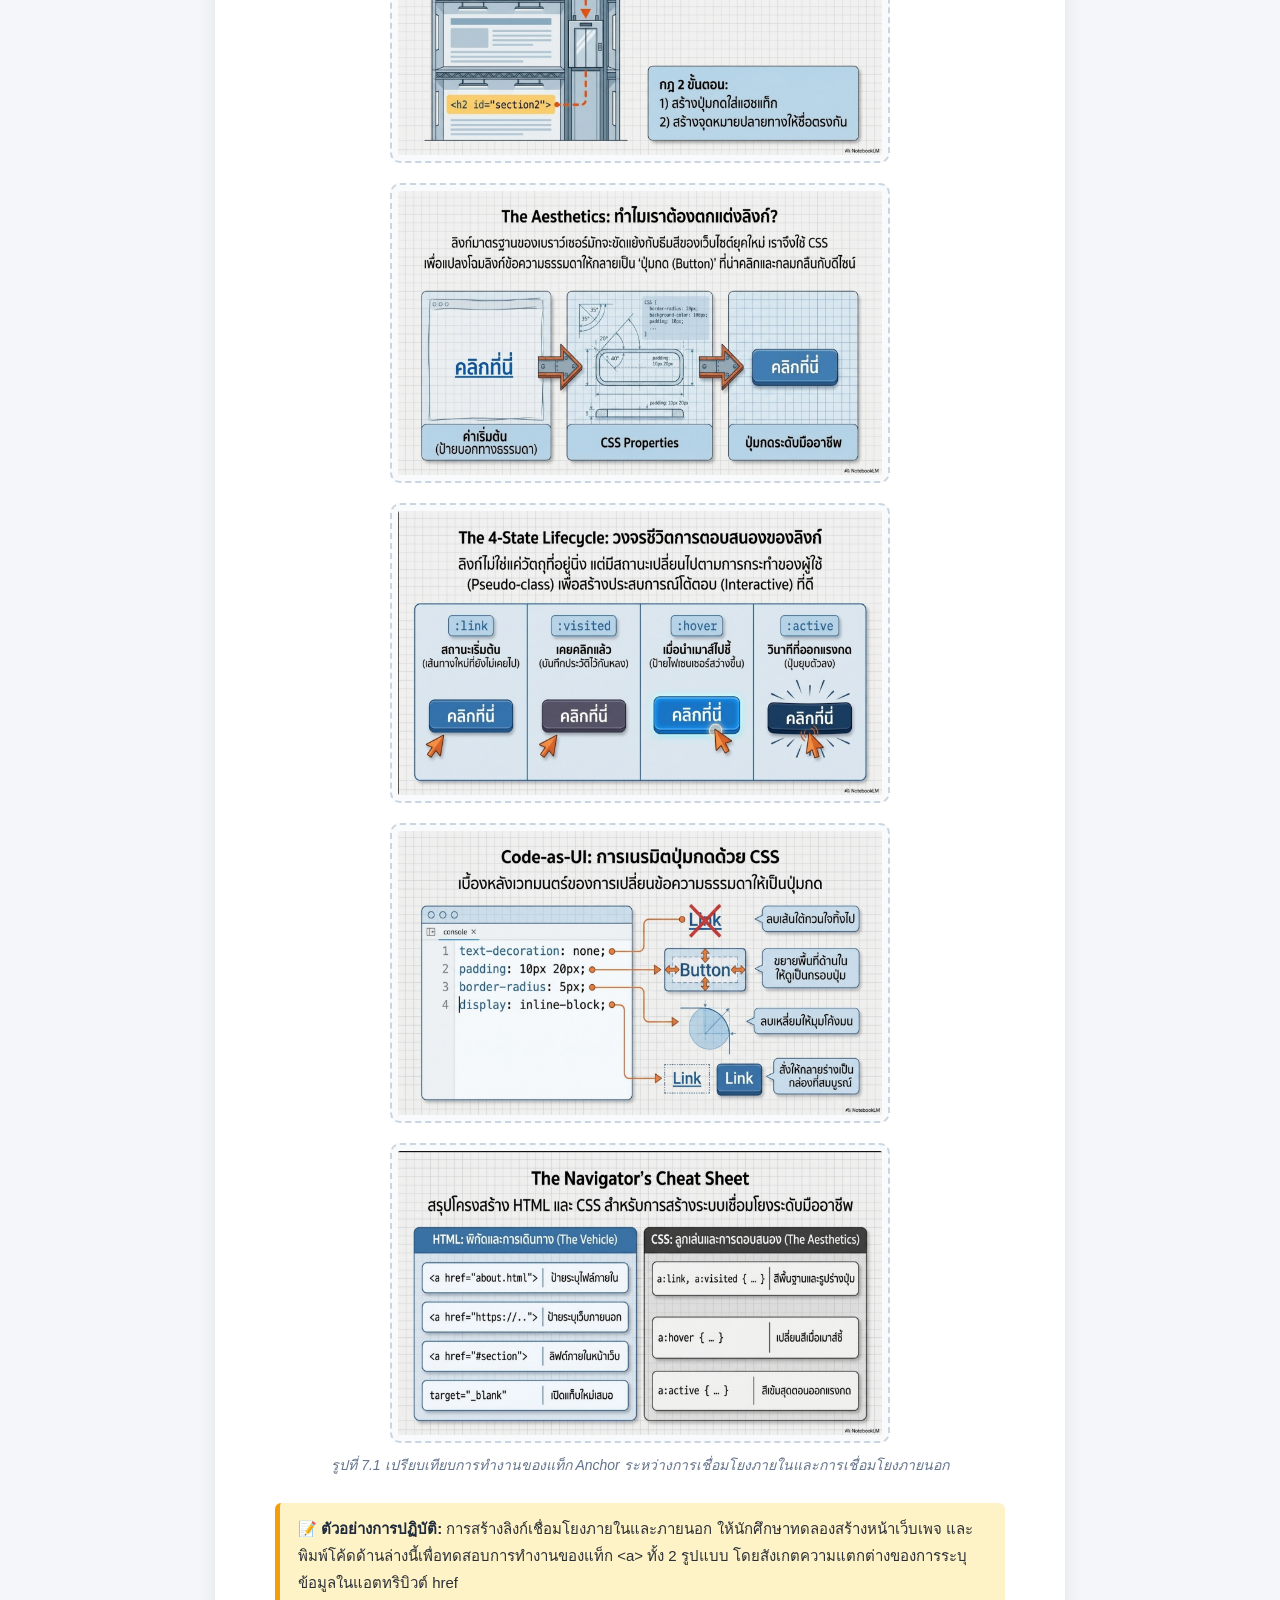
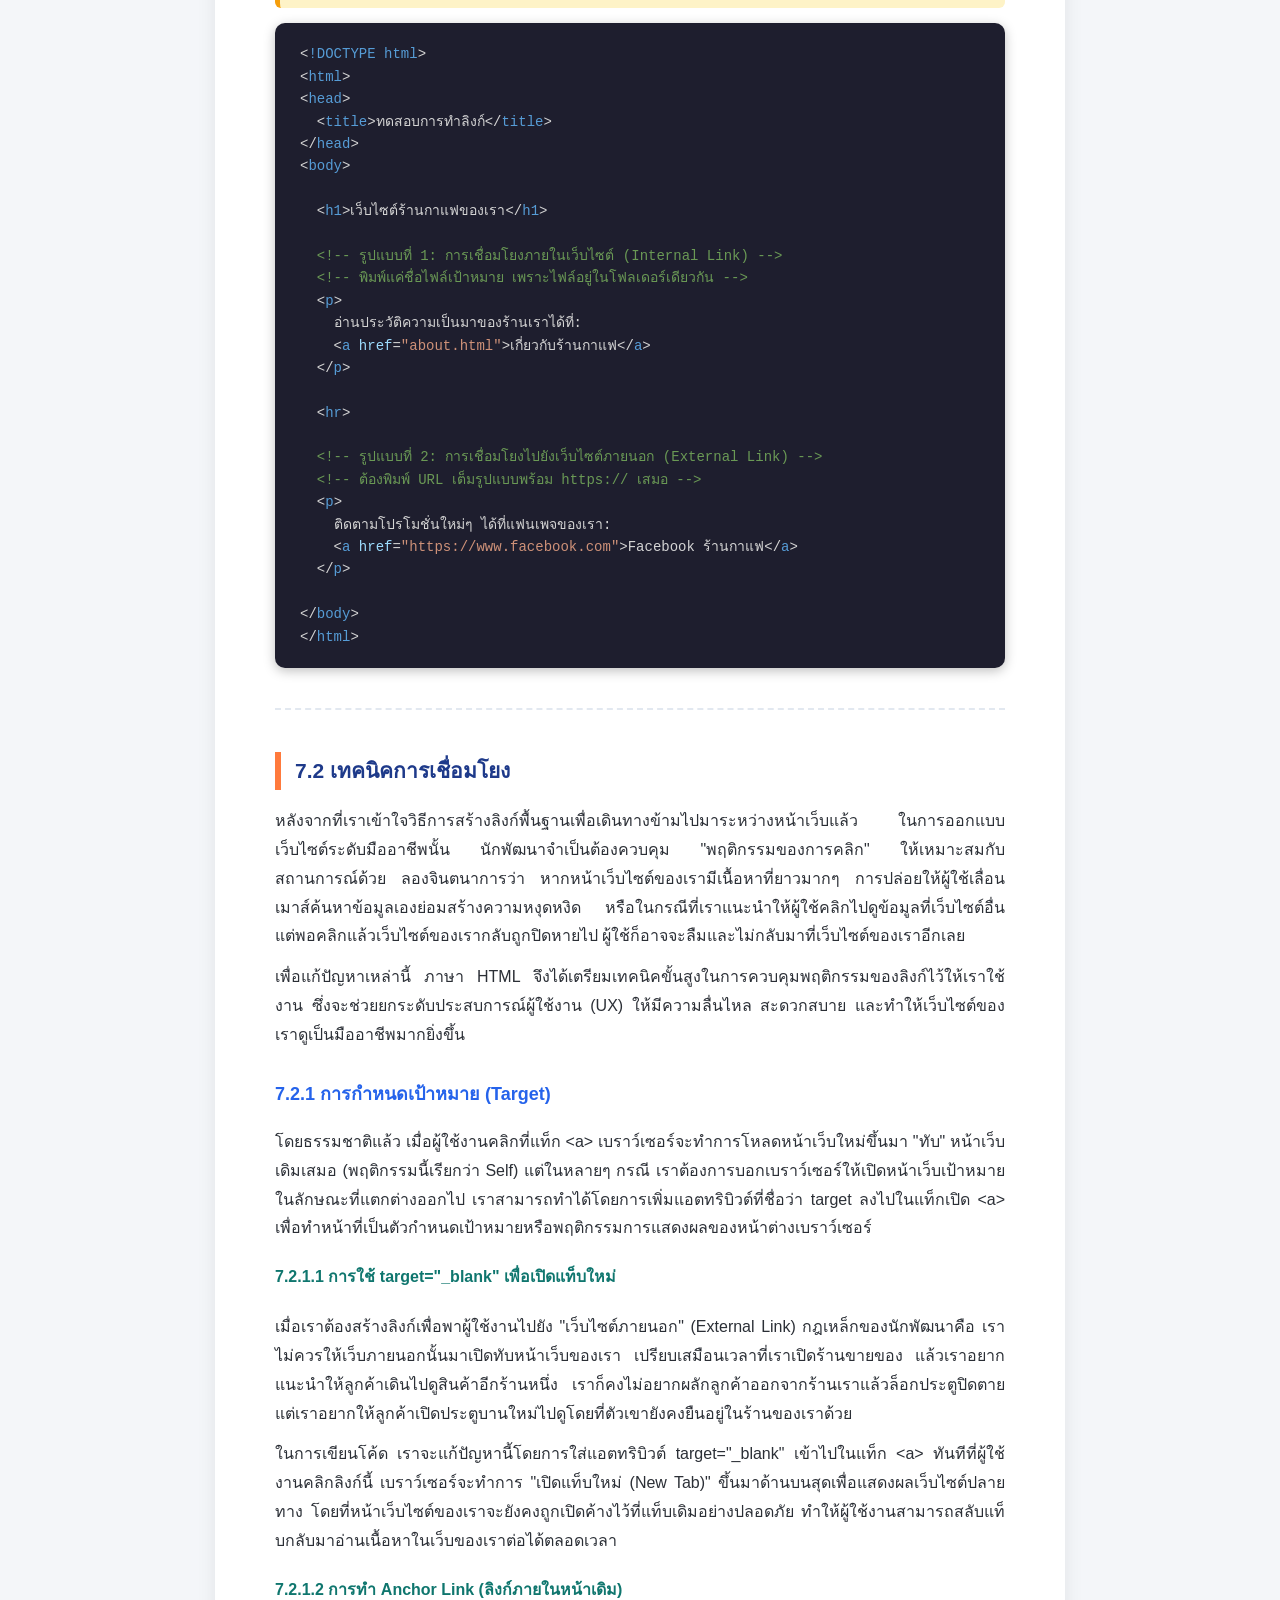
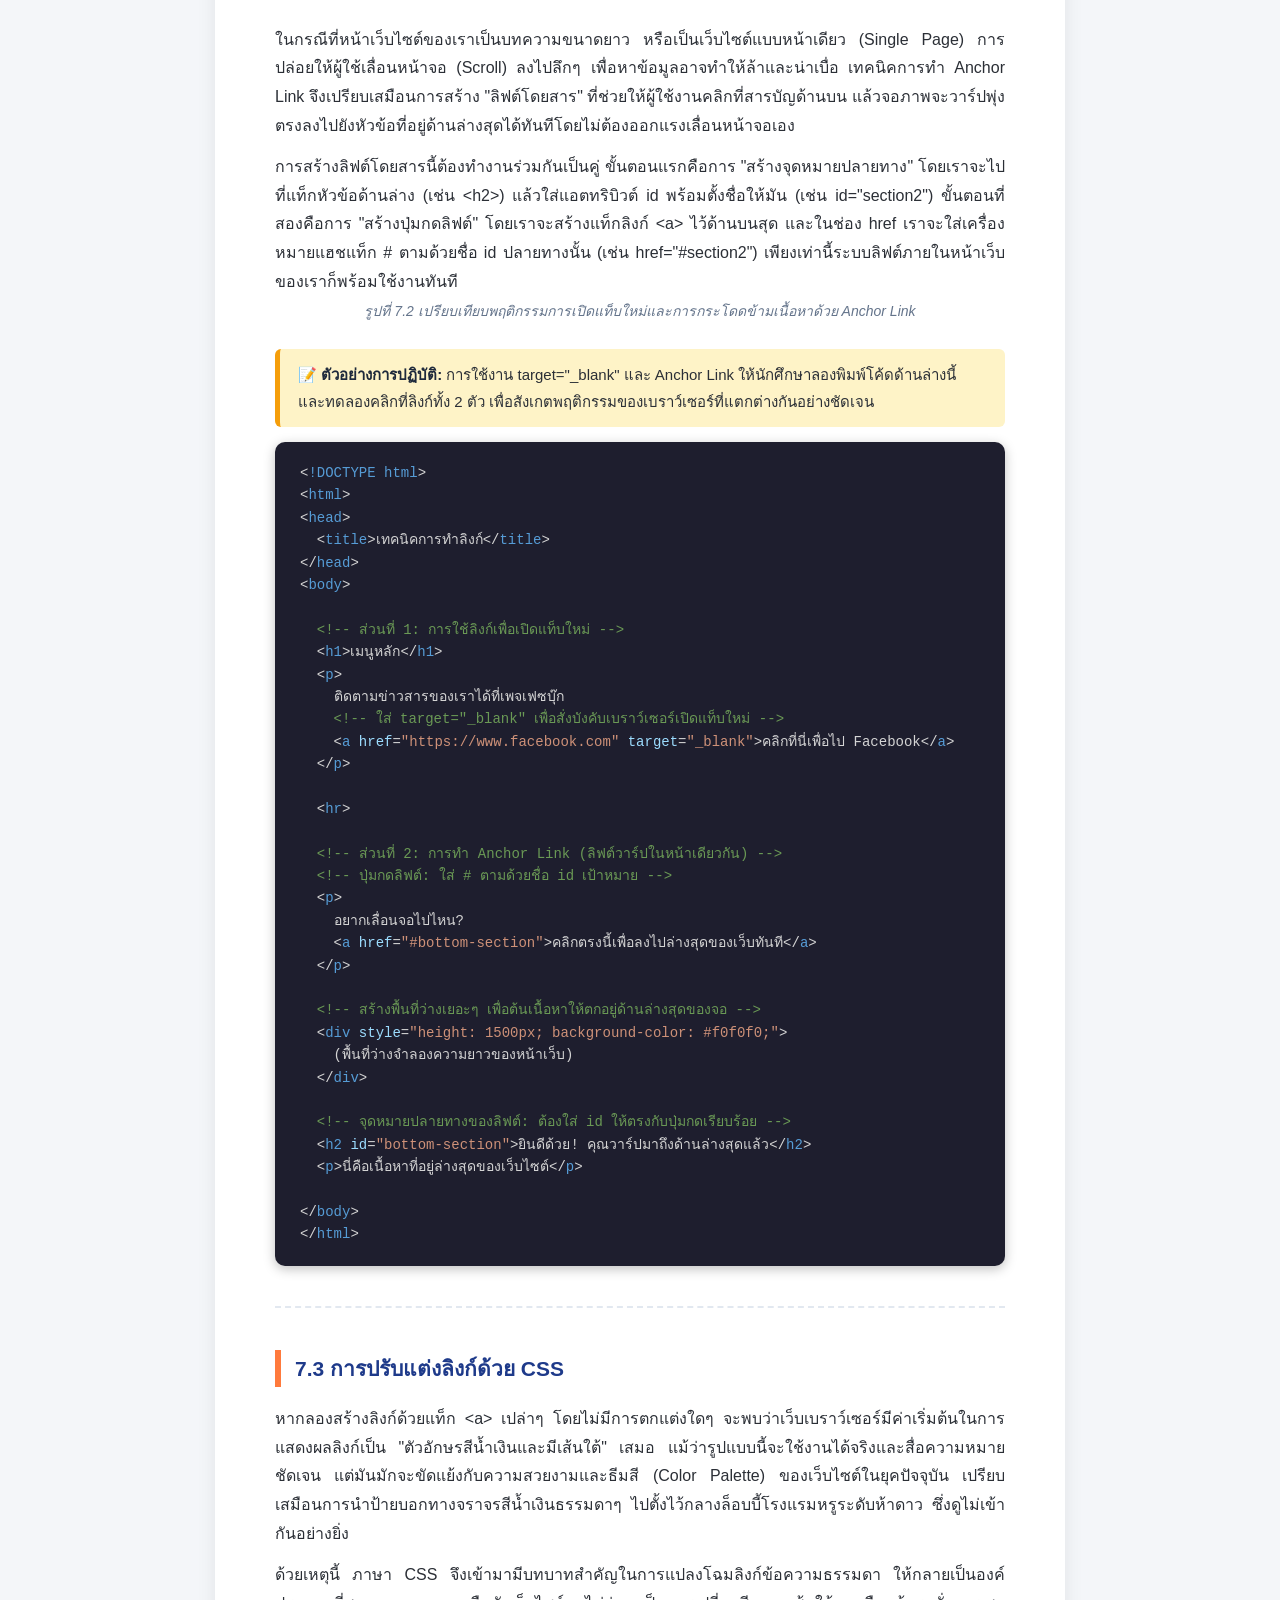
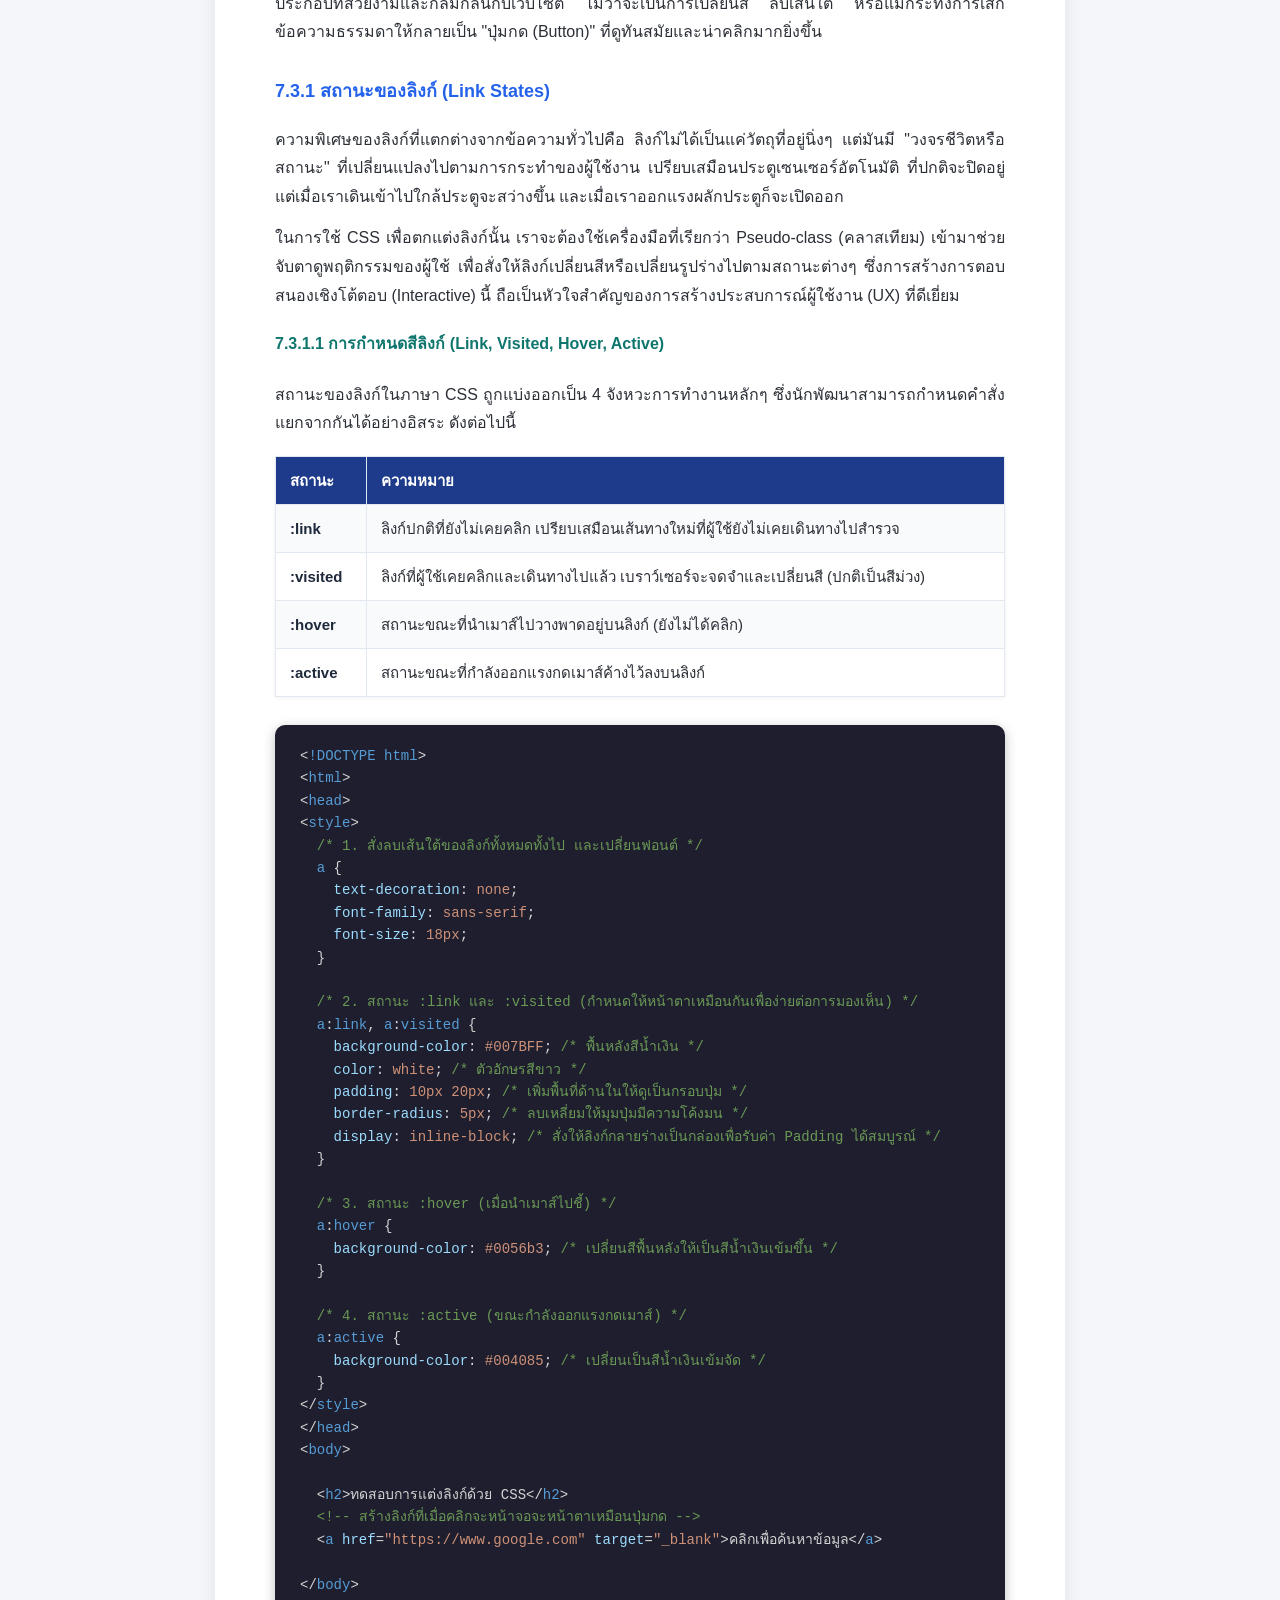
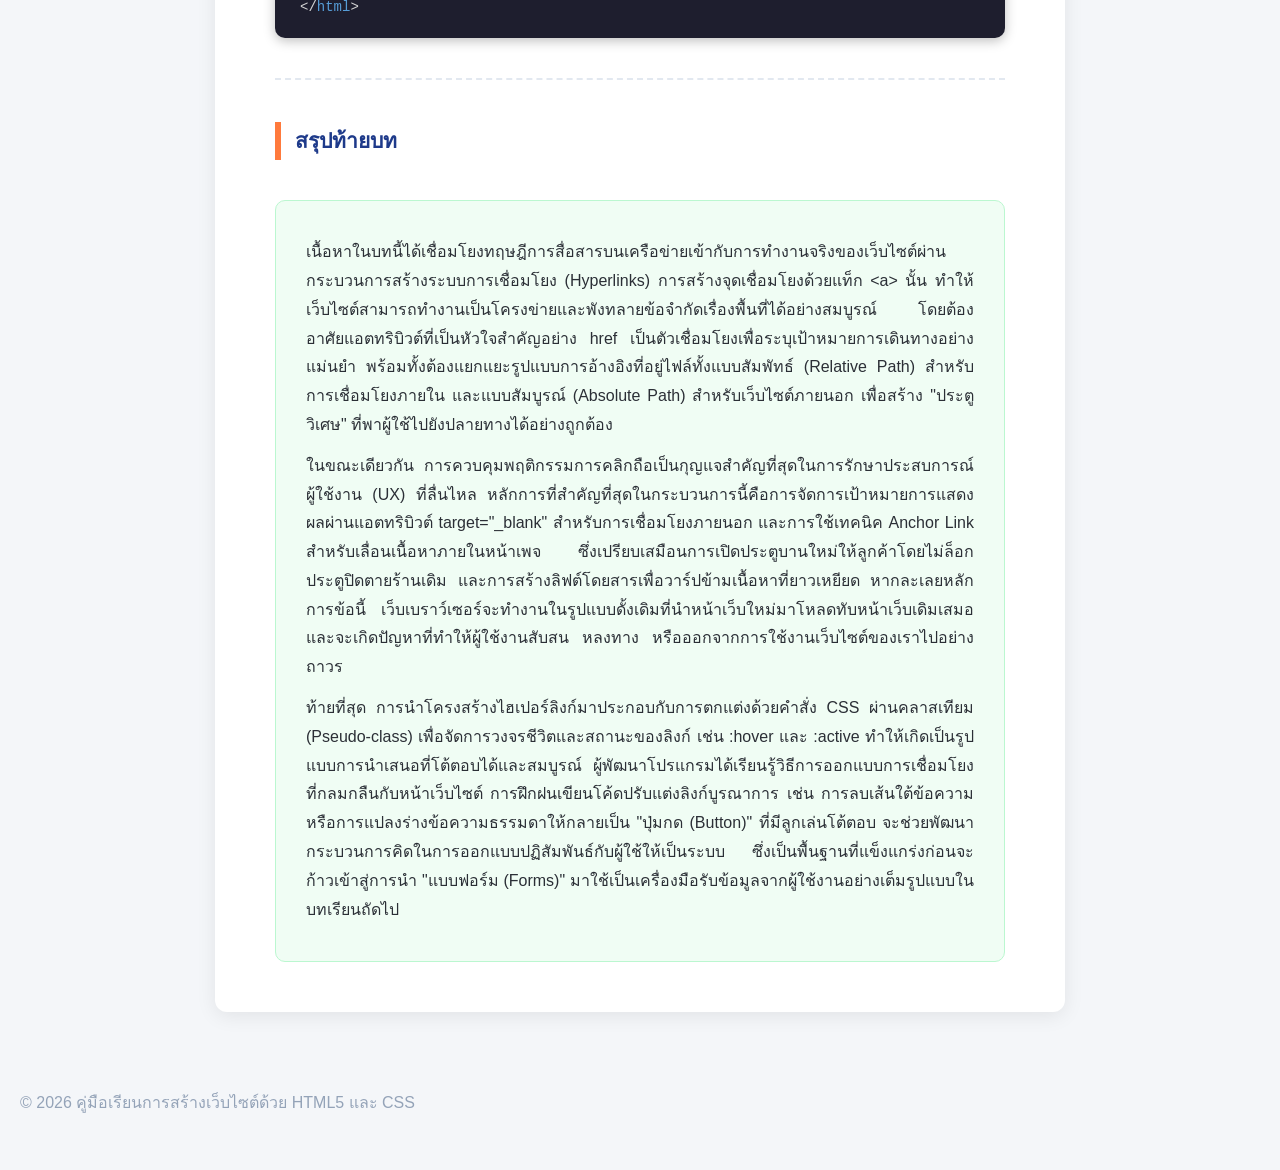
<file: lesson07.html>
<!DOCTYPE html>
<html lang="th">
<head>
<meta charset="UTF-8">
<meta name="viewport" content="width=device-width, initial-scale=1.0">
<title>บทที่ 7 ระบบการเชื่อมโยง (Hyperlinks)</title>
<link rel="stylesheet" href="Style.css">

</head>
<body>

<a href="index.html" class="btn-back-fixed">⬅ กลับไปหน้าหลัก</a>

<main class="content">
<h1>บทที่ 7 ระบบการเชื่อมโยง (Hyperlinks)</h1>
<h2>7.1 พื้นฐานการทำลิงก์</h2>
<p>ลองจินตนาการถึงโลกที่ไม่มีสะพาน ไม่มีถนน หรือไม่มีเครื่องบิน เมืองแต่ละเมืองก็คงจะถูกตัดขาดออกจากกันอย่างสิ้นเชิง กลายเป็นเกาะแก่งที่โดดเดี่ยว เว็บไซต์ก็เช่นเดียวกันครับ หากเราสร้างหน้าเว็บเพจขึ้นมาหลายๆ หน้า แต่ไม่มีการเชื่อมต่อถึงกัน ผู้ใช้งานก็จะไม่สามารถเดินทางไปอ่านเนื้อหาในหน้าอื่นๆ ได้เลย</p>
<p>ด้วยเหตุนี้ "ระบบการเชื่อมโยง" หรือ ไฮเปอร์ลิงก์ (Hyperlinks) จึงถูกคิดค้นขึ้นมาเพื่อเป็น "สะพานหรือประตูวิเศษ" ที่ช่วยให้ผู้ใช้งานสามารถคลิกข้อความหรือรูปภาพ แล้ววาร์ปข้ามไปยังหน้าเพจอื่นๆ หรือแม้แต่ข้ามไปยังเว็บไซต์ของคนอื่นที่อยู่อีกซีกโลกหนึ่งได้ในพริบตา ซึ่งระบบการเชื่อมโยงข้อมูลโยงใยไปมาเป็นตาข่ายนี้เอง คือหัวใจสำคัญและเป็นจุดกำเนิดของคำว่า "World Wide Web (เครือข่ายใยแมงมุมระดับโลก)" อย่างแท้จริง</p>
<h3>7.1.1 การใช้แท็ก &lt;a&gt; ในภาษา HTML</h3>
<p>เครื่องมือหลักที่เราจะใช้ในการสร้างประตูมิติหรือลิงก์เชื่อมโยง คือแท็กคู่ที่ชื่อว่า &lt;a&gt; ซึ่งย่อมาจากคำว่า "Anchor" (สมอเรือ) แต่การพิมพ์เพียงแค่แท็ก &lt;a&gt;คลิกที่นี่&lt;/a&gt; นั้นยังไม่เพียงพอที่จะทำให้เกิดการเชื่อมโยงได้ เพราะเบราว์เซอร์จะไม่รู้ว่าเมื่อผู้ใช้คลิกแล้ว จะต้องพาผู้ใช้เดินทางไปที่ไหน เปรียบเสมือนการสร้างประตูปลอมๆ ทิ้งไว้บนกำแพงโดยไม่มีปลายทาง</p>
<p>เพื่อให้ประตูบานนี้ทำงานได้จริง เราจะต้องใส่แอตทริบิวต์ที่เป็นหัวใจสำคัญชื่อว่า <b>href</b> (ย่อมาจาก Hypertext Reference) เข้าไปในแท็กเปิดเสมอ แอตทริบิวต์ href จะทำหน้าที่เป็น "ป้ายบอกทาง" เพื่อระบุที่อยู่ปลายทางที่แน่ชัดให้กับเบราว์เซอร์ ซึ่งเราสามารถแบ่งรูปแบบการกำหนดเป้าหมายการเดินทางออกเป็น 2 ประเภทหลักๆ ดังนี้</p>
<h4>7.1.1.1 การเชื่อมโยงไปยังหน้าเพจภายในเว็บไซต์</h4>
<p>เมื่อเราสร้างเว็บไซต์หนึ่งเว็บ เรามักจะมีไฟล์ HTML หลายไฟล์เก็บไว้ในโฟลเดอร์เดียวกัน (เช่น มีหน้า index.html เป็นหน้าแรก และมีหน้า about.html เป็นหน้าเกี่ยวกับเรา) การสร้างลิงก์เพื่อเดินทางไปมาระหว่างไฟล์เหล่านี้ เปรียบเสมือน "การเดินทะลุประตูจากห้องรับแขกไปยังห้องครัวภายในบ้านหลังเดียวกัน"</p>
<p>ในการเชื่อมโยงแบบภายในนี้ เราจะใช้การอ้างอิงที่อยู่ไฟล์แบบ Relative Path (เส้นทางสัมพัทธ์) โดยเราสามารถพิมพ์ชื่อไฟล์เป้าหมายลงไปใน href ได้โดยตรง เช่น &lt;a href="about.html"&gt; วิธีนี้คือเทคนิคมาตรฐานที่นักพัฒนาใช้ในการสร้าง "แถบเมนูนำทาง (Navigation Bar)" บนเว็บไซต์ เพื่อให้ผู้ใช้งานคลิกเปลี่ยนหน้าไปมาได้อย่างอิสระ</p>
<h4>7.1.1.2 การเชื่อมโยงไปยังเว็บไซต์ภายนอก (External Link)</h4>
<p>ในหลายๆ ครั้ง เราอาจต้องการอ้างอิงแหล่งข้อมูล หรือพาลูกค้าไปยังเว็บไซต์อื่นๆ ที่ไม่ได้อยู่ในเครื่องคอมพิวเตอร์ของเรา เช่น การทำปุ่มให้คลิกไปยัง Facebook ของร้านค้า หรือคลิกไปอ่านบทความใน Wikipedia การเชื่อมโยงลักษณะนี้เปรียบเสมือน "การนั่งเครื่องบินเดินทางข้ามประเทศไปยังบ้านของคนอื่น"</p>
<p>สำหรับการเชื่อมโยงแบบภายนอก เราจำเป็นจะต้องใช้ที่อยู่แบบ Absolute Path (เส้นทางสัมบูรณ์) ซึ่งก็คือการใส่ URL แบบเต็มรูปแบบที่ต้องขึ้นต้นด้วย http:// หรือ https:// เสมอ ตัวอย่างเช่น &lt;a href="https://www.facebook.com"&gt; หากเราลืมใส่ https:// เบราว์เซอร์จะเกิดความสับสนและคิดว่าเรากำลังพยายามหาไฟล์ที่ชื่อว่า facebook.com ซึ่งซ่อนอยู่ภายในโฟลเดอร์คอมพิวเตอร์ของเราเอง ทำให้ลิงก์นั้นพังและใช้งานไม่ได้</p>
<div class="img-placeholder">
<img src="Screenshot 2026-08-13 140628.png" alt="ไม่ขึ้น" width="500" height="300">
<img src="Screenshot 2026-08-13 140641.png" alt="ไม่ขึ้น" width="500" height="300">
<img src="Screenshot 2026-08-13 140702.png" alt="ไม่ขึ้น" width="500" height="300">
<img src="Screenshot 2026-08-13 140717.png" alt="ไม่ขึ้น" width="500" height="300">
<img src="Screenshot 2026-08-13 140730.png" alt="ไม่ขึ้น" width="500" height="300">
<img src="Screenshot 2026-08-13 140744.png" alt="ไม่ขึ้น" width="500" height="300">
<img src="Screenshot 2026-08-13 140755.png" alt="ไม่ขึ้น" width="500" height="300">
<img src="Screenshot 2026-08-13 140805.png" alt="ไม่ขึ้น" width="500" height="300">
<img src="Screenshot 2026-08-13 140816.png" alt="ไม่ขึ้น" width="500" height="300">
<img src="Screenshot 2026-08-13 140826.png" alt="ไม่ขึ้น" width="500" height="300">

</div>
<p class="img-caption">รูปที่ 7.1 เปรียบเทียบการทำงานของแท็ก Anchor ระหว่างการเชื่อมโยงภายในและการเชื่อมโยงภายนอก</p>
<div class="example-label">
📝 <strong>ตัวอย่างการปฏิบัติ:</strong> การสร้างลิงก์เชื่อมโยงภายในและภายนอก ให้นักศึกษาทดลองสร้างหน้าเว็บเพจ และพิมพ์โค้ดด้านล่างนี้เพื่อทดสอบการทำงานของแท็ก &lt;a&gt; ทั้ง 2 รูปแบบ โดยสังเกตความแตกต่างของการระบุข้อมูลในแอตทริบิวต์ href
</div>
<pre class="code-block">&lt;<span class="tag">!DOCTYPE html</span>&gt;
&lt;<span class="tag">html</span>&gt;
&lt;<span class="tag">head</span>&gt;
  &lt;<span class="tag">title</span>&gt;ทดสอบการทำลิงก์&lt;/<span class="tag">title</span>&gt;
&lt;/<span class="tag">head</span>&gt;
&lt;<span class="tag">body</span>&gt;

  &lt;<span class="tag">h1</span>&gt;เว็บไซต์ร้านกาแฟของเรา&lt;/<span class="tag">h1</span>&gt;

  <span class="comment">&lt;!-- รูปแบบที่ 1: การเชื่อมโยงภายในเว็บไซต์ (Internal Link) --&gt;</span>
  <span class="comment">&lt;!-- พิมพ์แค่ชื่อไฟล์เป้าหมาย เพราะไฟล์อยู่ในโฟลเดอร์เดียวกัน --&gt;</span>
  &lt;<span class="tag">p</span>&gt;
    อ่านประวัติความเป็นมาของร้านเราได้ที่:
    &lt;<span class="tag">a</span> <span class="attr">href</span>=<span class="str">"about.html"</span>&gt;เกี่ยวกับร้านกาแฟ&lt;/<span class="tag">a</span>&gt;
  &lt;/<span class="tag">p</span>&gt;

  &lt;<span class="tag">hr</span>&gt;

  <span class="comment">&lt;!-- รูปแบบที่ 2: การเชื่อมโยงไปยังเว็บไซต์ภายนอก (External Link) --&gt;</span>
  <span class="comment">&lt;!-- ต้องพิมพ์ URL เต็มรูปแบบพร้อม https:// เสมอ --&gt;</span>
  &lt;<span class="tag">p</span>&gt;
    ติดตามโปรโมชั่นใหม่ๆ ได้ที่แฟนเพจของเรา:
    &lt;<span class="tag">a</span> <span class="attr">href</span>=<span class="str">"https://www.facebook.com"</span>&gt;Facebook ร้านกาแฟ&lt;/<span class="tag">a</span>&gt;
  &lt;/<span class="tag">p</span>&gt;

&lt;/<span class="tag">body</span>&gt;
&lt;/<span class="tag">html</span>&gt;</pre>
<hr/>
<h2>7.2 เทคนิคการเชื่อมโยง</h2>
<p>หลังจากที่เราเข้าใจวิธีการสร้างลิงก์พื้นฐานเพื่อเดินทางข้ามไปมาระหว่างหน้าเว็บแล้ว ในการออกแบบเว็บไซต์ระดับมืออาชีพนั้น นักพัฒนาจำเป็นต้องควบคุม "พฤติกรรมของการคลิก" ให้เหมาะสมกับสถานการณ์ด้วย ลองจินตนาการว่า หากหน้าเว็บไซต์ของเรามีเนื้อหาที่ยาวมากๆ การปล่อยให้ผู้ใช้เลื่อนเมาส์ค้นหาข้อมูลเองย่อมสร้างความหงุดหงิด หรือในกรณีที่เราแนะนำให้ผู้ใช้คลิกไปดูข้อมูลที่เว็บไซต์อื่น แต่พอคลิกแล้วเว็บไซต์ของเรากลับถูกปิดหายไป ผู้ใช้ก็อาจจะลืมและไม่กลับมาที่เว็บไซต์ของเราอีกเลย</p>
<p>เพื่อแก้ปัญหาเหล่านี้ ภาษา HTML จึงได้เตรียมเทคนิคขั้นสูงในการควบคุมพฤติกรรมของลิงก์ไว้ให้เราใช้งาน ซึ่งจะช่วยยกระดับประสบการณ์ผู้ใช้งาน (UX) ให้มีความลื่นไหล สะดวกสบาย และทำให้เว็บไซต์ของเราดูเป็นมืออาชีพมากยิ่งขึ้น</p>
<h3>7.2.1 การกำหนดเป้าหมาย (Target)</h3>
<p>โดยธรรมชาติแล้ว เมื่อผู้ใช้งานคลิกที่แท็ก &lt;a&gt; เบราว์เซอร์จะทำการโหลดหน้าเว็บใหม่ขึ้นมา "ทับ" หน้าเว็บเดิมเสมอ (พฤติกรรมนี้เรียกว่า Self) แต่ในหลายๆ กรณี เราต้องการบอกเบราว์เซอร์ให้เปิดหน้าเว็บเป้าหมายในลักษณะที่แตกต่างออกไป เราสามารถทำได้โดยการเพิ่มแอตทริบิวต์ที่ชื่อว่า target ลงไปในแท็กเปิด &lt;a&gt; เพื่อทำหน้าที่เป็นตัวกำหนดเป้าหมายหรือพฤติกรรมการแสดงผลของหน้าต่างเบราว์เซอร์</p>
<h4>7.2.1.1 การใช้ target="_blank" เพื่อเปิดแท็บใหม่</h4>
<p>เมื่อเราต้องสร้างลิงก์เพื่อพาผู้ใช้งานไปยัง "เว็บไซต์ภายนอก" (External Link) กฎเหล็กของนักพัฒนาคือ เราไม่ควรให้เว็บภายนอกนั้นมาเปิดทับหน้าเว็บของเรา เปรียบเสมือนเวลาที่เราเปิดร้านขายของ แล้วเราอยากแนะนำให้ลูกค้าเดินไปดูสินค้าอีกร้านหนึ่ง เราก็คงไม่อยากผลักลูกค้าออกจากร้านเราแล้วล็อกประตูปิดตาย แต่เราอยากให้ลูกค้าเปิดประตูบานใหม่ไปดูโดยที่ตัวเขายังคงยืนอยู่ในร้านของเราด้วย</p>
<p>ในการเขียนโค้ด เราจะแก้ปัญหานี้โดยการใส่แอตทริบิวต์ target="_blank" เข้าไปในแท็ก &lt;a&gt; ทันทีที่ผู้ใช้งานคลิกลิงก์นี้ เบราว์เซอร์จะทำการ "เปิดแท็บใหม่ (New Tab)" ขึ้นมาด้านบนสุดเพื่อแสดงผลเว็บไซต์ปลายทาง โดยที่หน้าเว็บไซต์ของเราจะยังคงถูกเปิดค้างไว้ที่แท็บเดิมอย่างปลอดภัย ทำให้ผู้ใช้งานสามารถสลับแท็บกลับมาอ่านเนื้อหาในเว็บของเราต่อได้ตลอดเวลา</p>
<h4>7.2.1.2 การทำ Anchor Link (ลิงก์ภายในหน้าเดิม)</h4>
<p>ในกรณีที่หน้าเว็บไซต์ของเราเป็นบทความขนาดยาว หรือเป็นเว็บไซต์แบบหน้าเดียว (Single Page) การปล่อยให้ผู้ใช้เลื่อนหน้าจอ (Scroll) ลงไปลึกๆ เพื่อหาข้อมูลอาจทำให้ล้าและน่าเบื่อ เทคนิคการทำ Anchor Link จึงเปรียบเสมือนการสร้าง "ลิฟต์โดยสาร" ที่ช่วยให้ผู้ใช้งานคลิกที่สารบัญด้านบน แล้วจอภาพจะวาร์ปพุ่งตรงลงไปยังหัวข้อที่อยู่ด้านล่างสุดได้ทันทีโดยไม่ต้องออกแรงเลื่อนหน้าจอเอง</p>
<p>การสร้างลิฟต์โดยสารนี้ต้องทำงานร่วมกันเป็นคู่ ขั้นตอนแรกคือการ "สร้างจุดหมายปลายทาง" โดยเราจะไปที่แท็กหัวข้อด้านล่าง (เช่น &lt;h2&gt;) แล้วใส่แอตทริบิวต์ id พร้อมตั้งชื่อให้มัน (เช่น id="section2") ขั้นตอนที่สองคือการ "สร้างปุ่มกดลิฟต์" โดยเราจะสร้างแท็กลิงก์ &lt;a&gt; ไว้ด้านบนสุด และในช่อง href เราจะใส่เครื่องหมายแฮชแท็ก # ตามด้วยชื่อ id ปลายทางนั้น (เช่น href="#section2") เพียงเท่านี้ระบบลิฟต์ภายในหน้าเว็บของเราก็พร้อมใช้งานทันที</p>
<p class="img-caption">รูปที่ 7.2 เปรียบเทียบพฤติกรรมการเปิดแท็บใหม่และการกระโดดข้ามเนื้อหาด้วย Anchor Link</p>
<div class="example-label">
📝 <strong>ตัวอย่างการปฏิบัติ:</strong> การใช้งาน target="_blank" และ Anchor Link ให้นักศึกษาลองพิมพ์โค้ดด้านล่างนี้ และทดลองคลิกที่ลิงก์ทั้ง 2 ตัว เพื่อสังเกตพฤติกรรมของเบราว์เซอร์ที่แตกต่างกันอย่างชัดเจน
</div>
<pre class="code-block">&lt;<span class="tag">!DOCTYPE html</span>&gt;
&lt;<span class="tag">html</span>&gt;
&lt;<span class="tag">head</span>&gt;
  &lt;<span class="tag">title</span>&gt;เทคนิคการทำลิงก์&lt;/<span class="tag">title</span>&gt;
&lt;/<span class="tag">head</span>&gt;
&lt;<span class="tag">body</span>&gt;

  <span class="comment">&lt;!-- ส่วนที่ 1: การใช้ลิงก์เพื่อเปิดแท็บใหม่ --&gt;</span>
  &lt;<span class="tag">h1</span>&gt;เมนูหลัก&lt;/<span class="tag">h1</span>&gt;
  &lt;<span class="tag">p</span>&gt;
    ติดตามข่าวสารของเราได้ที่เพจเฟซบุ๊ก
    <span class="comment">&lt;!-- ใส่ target="_blank" เพื่อสั่งบังคับเบราว์เซอร์เปิดแท็บใหม่ --&gt;</span>
    &lt;<span class="tag">a</span> <span class="attr">href</span>=<span class="str">"https://www.facebook.com"</span> <span class="attr">target</span>=<span class="str">"_blank"</span>&gt;คลิกที่นี่เพื่อไป Facebook&lt;/<span class="tag">a</span>&gt;
  &lt;/<span class="tag">p</span>&gt;

  &lt;<span class="tag">hr</span>&gt;

  <span class="comment">&lt;!-- ส่วนที่ 2: การทำ Anchor Link (ลิฟต์วาร์ปในหน้าเดียวกัน) --&gt;</span>
  <span class="comment">&lt;!-- ปุ่มกดลิฟต์: ใส่ # ตามด้วยชื่อ id เป้าหมาย --&gt;</span>
  &lt;<span class="tag">p</span>&gt;
    อยากเลื่อนจอไปไหน?
    &lt;<span class="tag">a</span> <span class="attr">href</span>=<span class="str">"#bottom-section"</span>&gt;คลิกตรงนี้เพื่อลงไปล่างสุดของเว็บทันที&lt;/<span class="tag">a</span>&gt;
  &lt;/<span class="tag">p</span>&gt;

  <span class="comment">&lt;!-- สร้างพื้นที่ว่างเยอะๆ เพื่อต้นเนื้อหาให้ตกอยู่ด้านล่างสุดของจอ --&gt;</span>
  &lt;<span class="tag">div</span> <span class="attr">style</span>=<span class="str">"height: 1500px; background-color: #f0f0f0;"</span>&gt;
    (พื้นที่ว่างจำลองความยาวของหน้าเว็บ)
  &lt;/<span class="tag">div</span>&gt;

  <span class="comment">&lt;!-- จุดหมายปลายทางของลิฟต์: ต้องใส่ id ให้ตรงกับปุ่มกดเรียบร้อย --&gt;</span>
  &lt;<span class="tag">h2</span> <span class="attr">id</span>=<span class="str">"bottom-section"</span>&gt;ยินดีด้วย! คุณวาร์ปมาถึงด้านล่างสุดแล้ว&lt;/<span class="tag">h2</span>&gt;
  &lt;<span class="tag">p</span>&gt;นี่คือเนื้อหาที่อยู่ล่างสุดของเว็บไซต์&lt;/<span class="tag">p</span>&gt;

&lt;/<span class="tag">body</span>&gt;
&lt;/<span class="tag">html</span>&gt;</pre>
<hr/>
<h2>7.3 การปรับแต่งลิงก์ด้วย CSS</h2>
<p>หากลองสร้างลิงก์ด้วยแท็ก &lt;a&gt; เปล่าๆ โดยไม่มีการตกแต่งใดๆ จะพบว่าเว็บเบราว์เซอร์มีค่าเริ่มต้นในการแสดงผลลิงก์เป็น "ตัวอักษรสีน้ำเงินและมีเส้นใต้" เสมอ แม้ว่ารูปแบบนี้จะใช้งานได้จริงและสื่อความหมายชัดเจน แต่มันมักจะขัดแย้งกับความสวยงามและธีมสี (Color Palette) ของเว็บไซต์ในยุคปัจจุบัน เปรียบเสมือนการนำป้ายบอกทางจราจรสีน้ำเงินธรรมดาๆ ไปตั้งไว้กลางล็อบบี้โรงแรมหรูระดับห้าดาว ซึ่งดูไม่เข้ากันอย่างยิ่ง</p>
<p>ด้วยเหตุนี้ ภาษา CSS จึงเข้ามามีบทบาทสำคัญในการแปลงโฉมลิงก์ข้อความธรรมดา ให้กลายเป็นองค์ประกอบที่สวยงามและกลมกลืนกับเว็บไซต์ ไม่ว่าจะเป็นการเปลี่ยนสี ลบเส้นใต้ หรือแม้กระทั่งการเสกข้อความธรรมดาให้กลายเป็น "ปุ่มกด (Button)" ที่ดูทันสมัยและน่าคลิกมากยิ่งขึ้น</p>
<h3>7.3.1 สถานะของลิงก์ (Link States)</h3>
<p>ความพิเศษของลิงก์ที่แตกต่างจากข้อความทั่วไปคือ ลิงก์ไม่ได้เป็นแค่วัตถุที่อยู่นิ่งๆ แต่มันมี "วงจรชีวิตหรือสถานะ" ที่เปลี่ยนแปลงไปตามการกระทำของผู้ใช้งาน เปรียบเสมือนประตูเซนเซอร์อัตโนมัติ ที่ปกติจะปิดอยู่ แต่เมื่อเราเดินเข้าไปใกล้ประตูจะสว่างขึ้น และเมื่อเราออกแรงผลักประตูก็จะเปิดออก</p>
<p>ในการใช้ CSS เพื่อตกแต่งลิงก์นั้น เราจะต้องใช้เครื่องมือที่เรียกว่า Pseudo-class (คลาสเทียม) เข้ามาช่วยจับตาดูพฤติกรรมของผู้ใช้ เพื่อสั่งให้ลิงก์เปลี่ยนสีหรือเปลี่ยนรูปร่างไปตามสถานะต่างๆ ซึ่งการสร้างการตอบสนองเชิงโต้ตอบ (Interactive) นี้ ถือเป็นหัวใจสำคัญของการสร้างประสบการณ์ผู้ใช้งาน (UX) ที่ดีเยี่ยม</p>
<h4>7.3.1.1 การกำหนดสีลิงก์ (Link, Visited, Hover, Active)</h4>
<p>สถานะของลิงก์ในภาษา CSS ถูกแบ่งออกเป็น 4 จังหวะการทำงานหลักๆ ซึ่งนักพัฒนาสามารถกำหนดคำสั่งแยกจากกันได้อย่างอิสระ ดังต่อไปนี้</p>
<table>
<tr><th>สถานะ</th><th>ความหมาย</th></tr>
<tr>
<td><b>:link</b></td>
<td>ลิงก์ปกติที่ยังไม่เคยคลิก เปรียบเสมือนเส้นทางใหม่ที่ผู้ใช้ยังไม่เคยเดินทางไปสำรวจ</td>
</tr>
<tr>
<td><b>:visited</b></td>
<td>ลิงก์ที่ผู้ใช้เคยคลิกและเดินทางไปแล้ว เบราว์เซอร์จะจดจำและเปลี่ยนสี (ปกติเป็นสีม่วง)</td>
</tr>
<tr>
<td><b>:hover</b></td>
<td>สถานะขณะที่นำเมาส์ไปวางพาดอยู่บนลิงก์ (ยังไม่ได้คลิก)</td>
</tr>
<tr>
<td><b>:active</b></td>
<td>สถานะขณะที่กำลังออกแรงกดเมาส์ค้างไว้ลงบนลิงก์</td>
</tr>
</table>
<pre class="code-block">&lt;<span class="tag">!DOCTYPE html</span>&gt;
&lt;<span class="tag">html</span>&gt;
&lt;<span class="tag">head</span>&gt;
&lt;<span class="tag">style</span>&gt;
  <span class="comment">/* 1. สั่งลบเส้นใต้ของลิงก์ทั้งหมดทั้งไป และเปลี่ยนฟอนต์ */</span>
  <span class="tag">a</span> {
    <span class="prop">text-decoration</span>: <span class="val">none</span>;
    <span class="prop">font-family</span>: <span class="val">sans-serif</span>;
    <span class="prop">font-size</span>: <span class="val">18px</span>;
  }

  <span class="comment">/* 2. สถานะ :link และ :visited (กำหนดให้หน้าตาเหมือนกันเพื่อง่ายต่อการมองเห็น) */</span>
  <span class="tag">a</span>:<span class="tag">link</span>, <span class="tag">a</span>:<span class="tag">visited</span> {
    <span class="prop">background-color</span>: <span class="val">#007BFF</span>; <span class="comment">/* พื้นหลังสีน้ำเงิน */</span>
    <span class="prop">color</span>: <span class="val">white</span>; <span class="comment">/* ตัวอักษรสีขาว */</span>
    <span class="prop">padding</span>: <span class="val">10px 20px</span>; <span class="comment">/* เพิ่มพื้นที่ด้านในให้ดูเป็นกรอบปุ่ม */</span>
    <span class="prop">border-radius</span>: <span class="val">5px</span>; <span class="comment">/* ลบเหลี่ยมให้มุมปุ่มมีความโค้งมน */</span>
    <span class="prop">display</span>: <span class="val">inline-block</span>; <span class="comment">/* สั่งให้ลิงก์กลายร่างเป็นกล่องเพื่อรับค่า Padding ได้สมบูรณ์ */</span>
  }

  <span class="comment">/* 3. สถานะ :hover (เมื่อนำเมาส์ไปชี้) */</span>
  <span class="tag">a</span>:<span class="tag">hover</span> {
    <span class="prop">background-color</span>: <span class="val">#0056b3</span>; <span class="comment">/* เปลี่ยนสีพื้นหลังให้เป็นสีน้ำเงินเข้มขึ้น */</span>
  }

  <span class="comment">/* 4. สถานะ :active (ขณะกำลังออกแรงกดเมาส์) */</span>
  <span class="tag">a</span>:<span class="tag">active</span> {
    <span class="prop">background-color</span>: <span class="val">#004085</span>; <span class="comment">/* เปลี่ยนเป็นสีน้ำเงินเข้มจัด */</span>
  }
&lt;/<span class="tag">style</span>&gt;
&lt;/<span class="tag">head</span>&gt;
&lt;<span class="tag">body</span>&gt;

  &lt;<span class="tag">h2</span>&gt;ทดสอบการแต่งลิงก์ด้วย CSS&lt;/<span class="tag">h2</span>&gt;
  <span class="comment">&lt;!-- สร้างลิงก์ที่เมื่อคลิกจะหน้าจอจะหน้าตาเหมือนปุ่มกด --&gt;</span>
  &lt;<span class="tag">a</span> <span class="attr">href</span>=<span class="str">"https://www.google.com"</span> <span class="attr">target</span>=<span class="str">"_blank"</span>&gt;คลิกเพื่อค้นหาข้อมูล&lt;/<span class="tag">a</span>&gt;

&lt;/<span class="tag">body</span>&gt;
&lt;/<span class="tag">html</span>&gt;</pre>
<hr/>
<h2>สรุปท้ายบท</h2>
<div class="summary-box">
<p>เนื้อหาในบทนี้ได้เชื่อมโยงทฤษฎีการสื่อสารบนเครือข่ายเข้ากับการทำงานจริงของเว็บไซต์ผ่านกระบวนการสร้างระบบการเชื่อมโยง (Hyperlinks) การสร้างจุดเชื่อมโยงด้วยแท็ก &lt;a&gt; นั้น ทำให้เว็บไซต์สามารถทำงานเป็นโครงข่ายและพังทลายข้อจำกัดเรื่องพื้นที่ได้อย่างสมบูรณ์ โดยต้องอาศัยแอตทริบิวต์ที่เป็นหัวใจสำคัญอย่าง href เป็นตัวเชื่อมโยงเพื่อระบุเป้าหมายการเดินทางอย่างแม่นยำ พร้อมทั้งต้องแยกแยะรูปแบบการอ้างอิงที่อยู่ไฟล์ทั้งแบบสัมพัทธ์ (Relative Path) สำหรับการเชื่อมโยงภายใน และแบบสัมบูรณ์ (Absolute Path) สำหรับเว็บไซต์ภายนอก เพื่อสร้าง "ประตูวิเศษ" ที่พาผู้ใช้ไปยังปลายทางได้อย่างถูกต้อง</p>
<p>ในขณะเดียวกัน การควบคุมพฤติกรรมการคลิกถือเป็นกุญแจสำคัญที่สุดในการรักษาประสบการณ์ผู้ใช้งาน (UX) ที่ลื่นไหล หลักการที่สำคัญที่สุดในกระบวนการนี้คือการจัดการเป้าหมายการแสดงผลผ่านแอตทริบิวต์ target="_blank" สำหรับการเชื่อมโยงภายนอก และการใช้เทคนิค Anchor Link สำหรับเลื่อนเนื้อหาภายในหน้าเพจ ซึ่งเปรียบเสมือนการเปิดประตูบานใหม่ให้ลูกค้าโดยไม่ล็อกประตูปิดตายร้านเดิม และการสร้างลิฟต์โดยสารเพื่อวาร์ปข้ามเนื้อหาที่ยาวเหยียด หากละเลยหลักการข้อนี้ เว็บเบราว์เซอร์จะทำงานในรูปแบบดั้งเดิมที่นำหน้าเว็บใหม่มาโหลดทับหน้าเว็บเดิมเสมอ และจะเกิดปัญหาที่ทำให้ผู้ใช้งานสับสน หลงทาง หรือออกจากการใช้งานเว็บไซต์ของเราไปอย่างถาวร</p>
<p>ท้ายที่สุด การนำโครงสร้างไฮเปอร์ลิงก์มาประกอบกับการตกแต่งด้วยคำสั่ง CSS ผ่านคลาสเทียม (Pseudo-class) เพื่อจัดการวงจรชีวิตและสถานะของลิงก์ เช่น :hover และ :active ทำให้เกิดเป็นรูปแบบการนำเสนอที่โต้ตอบได้และสมบูรณ์ ผู้พัฒนาโปรแกรมได้เรียนรู้วิธีการออกแบบการเชื่อมโยงที่กลมกลืนกับหน้าเว็บไซต์ การฝึกฝนเขียนโค้ดปรับแต่งลิงก์บูรณาการ เช่น การลบเส้นใต้ข้อความ หรือการแปลงร่างข้อความธรรมดาให้กลายเป็น "ปุ่มกด (Button)" ที่มีลูกเล่นโต้ตอบ จะช่วยพัฒนากระบวนการคิดในการออกแบบปฏิสัมพันธ์กับผู้ใช้ให้เป็นระบบ ซึ่งเป็นพื้นฐานที่แข็งแกร่งก่อนจะก้าวเข้าสู่การนำ "แบบฟอร์ม (Forms)" มาใช้เป็นเครื่องมือรับข้อมูลจากผู้ใช้งานอย่างเต็มรูปแบบในบทเรียนถัดไป</p>
</div>

</main>

<footer class="site-footer">
    <p>© 2026 คู่มือเรียนการสร้างเว็บไซต์ด้วย HTML5 และ CSS</p>
</footer>

</body>
</html>
</file>
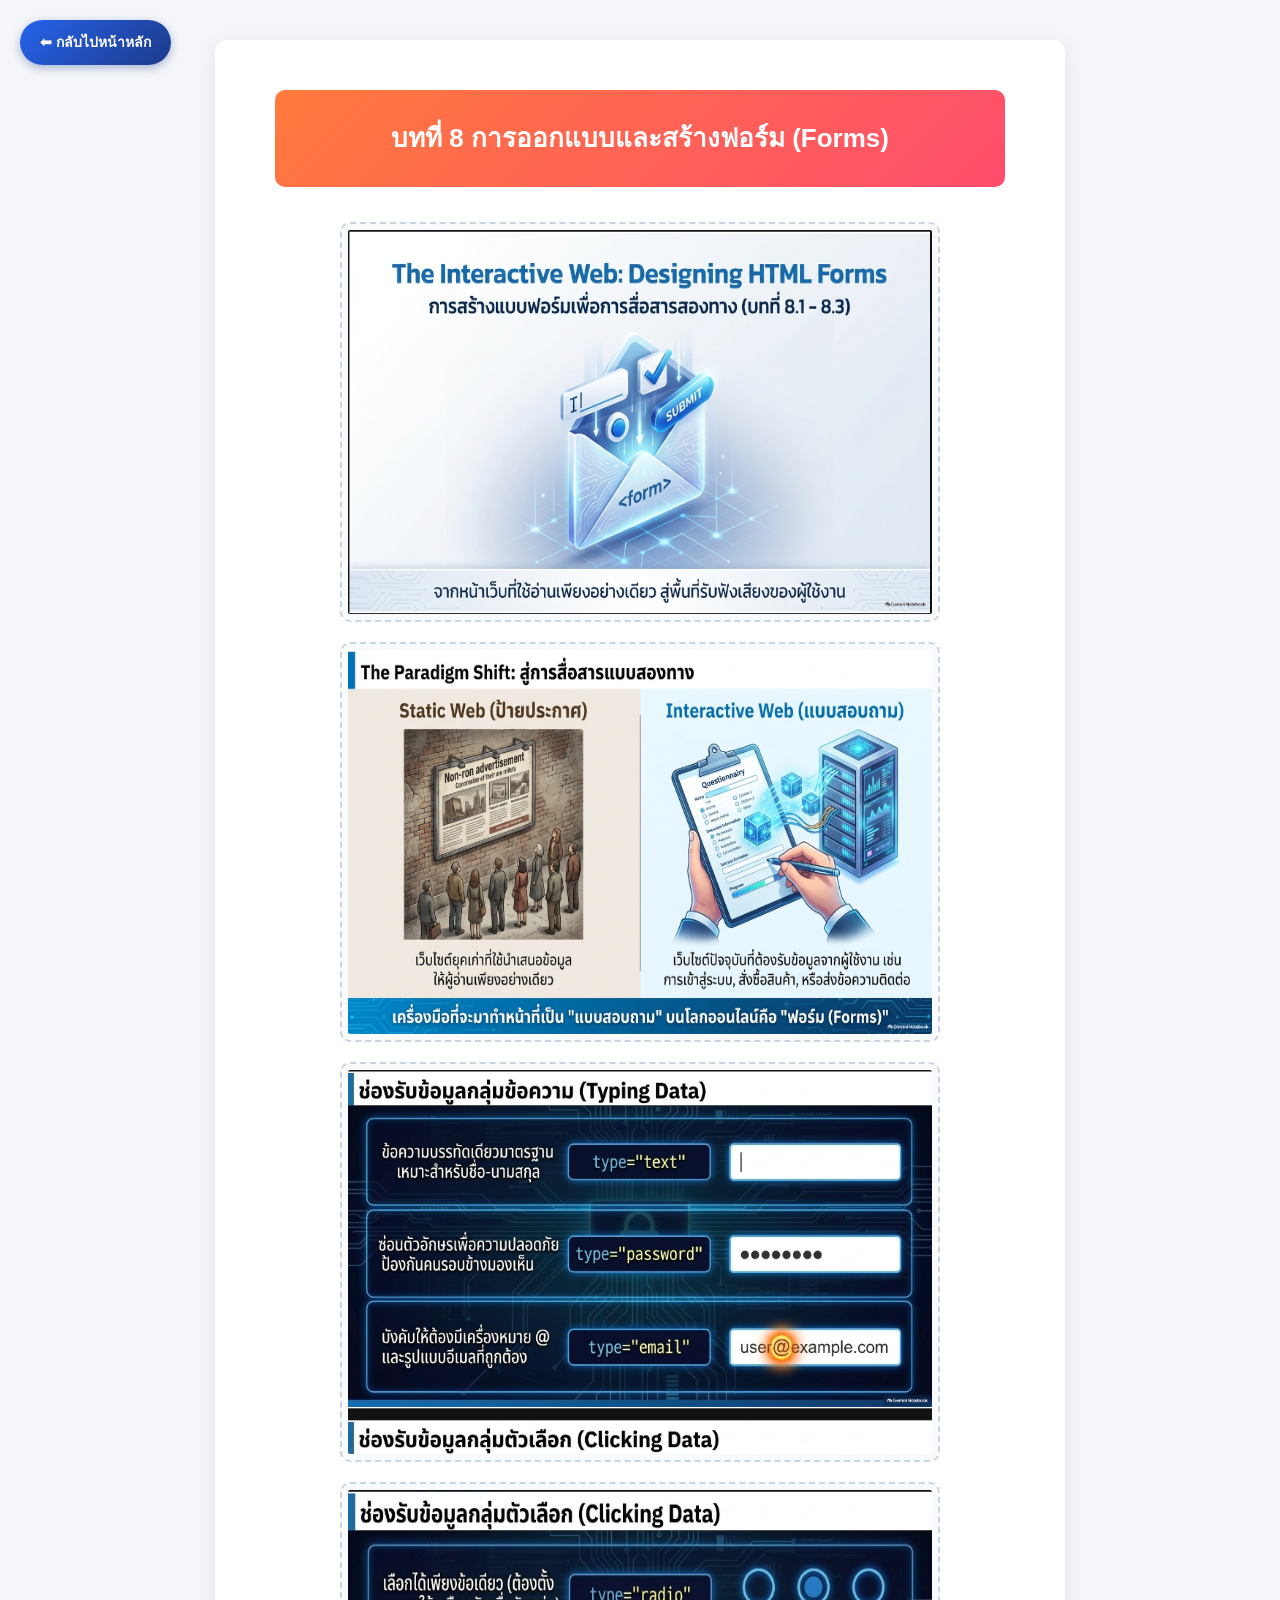
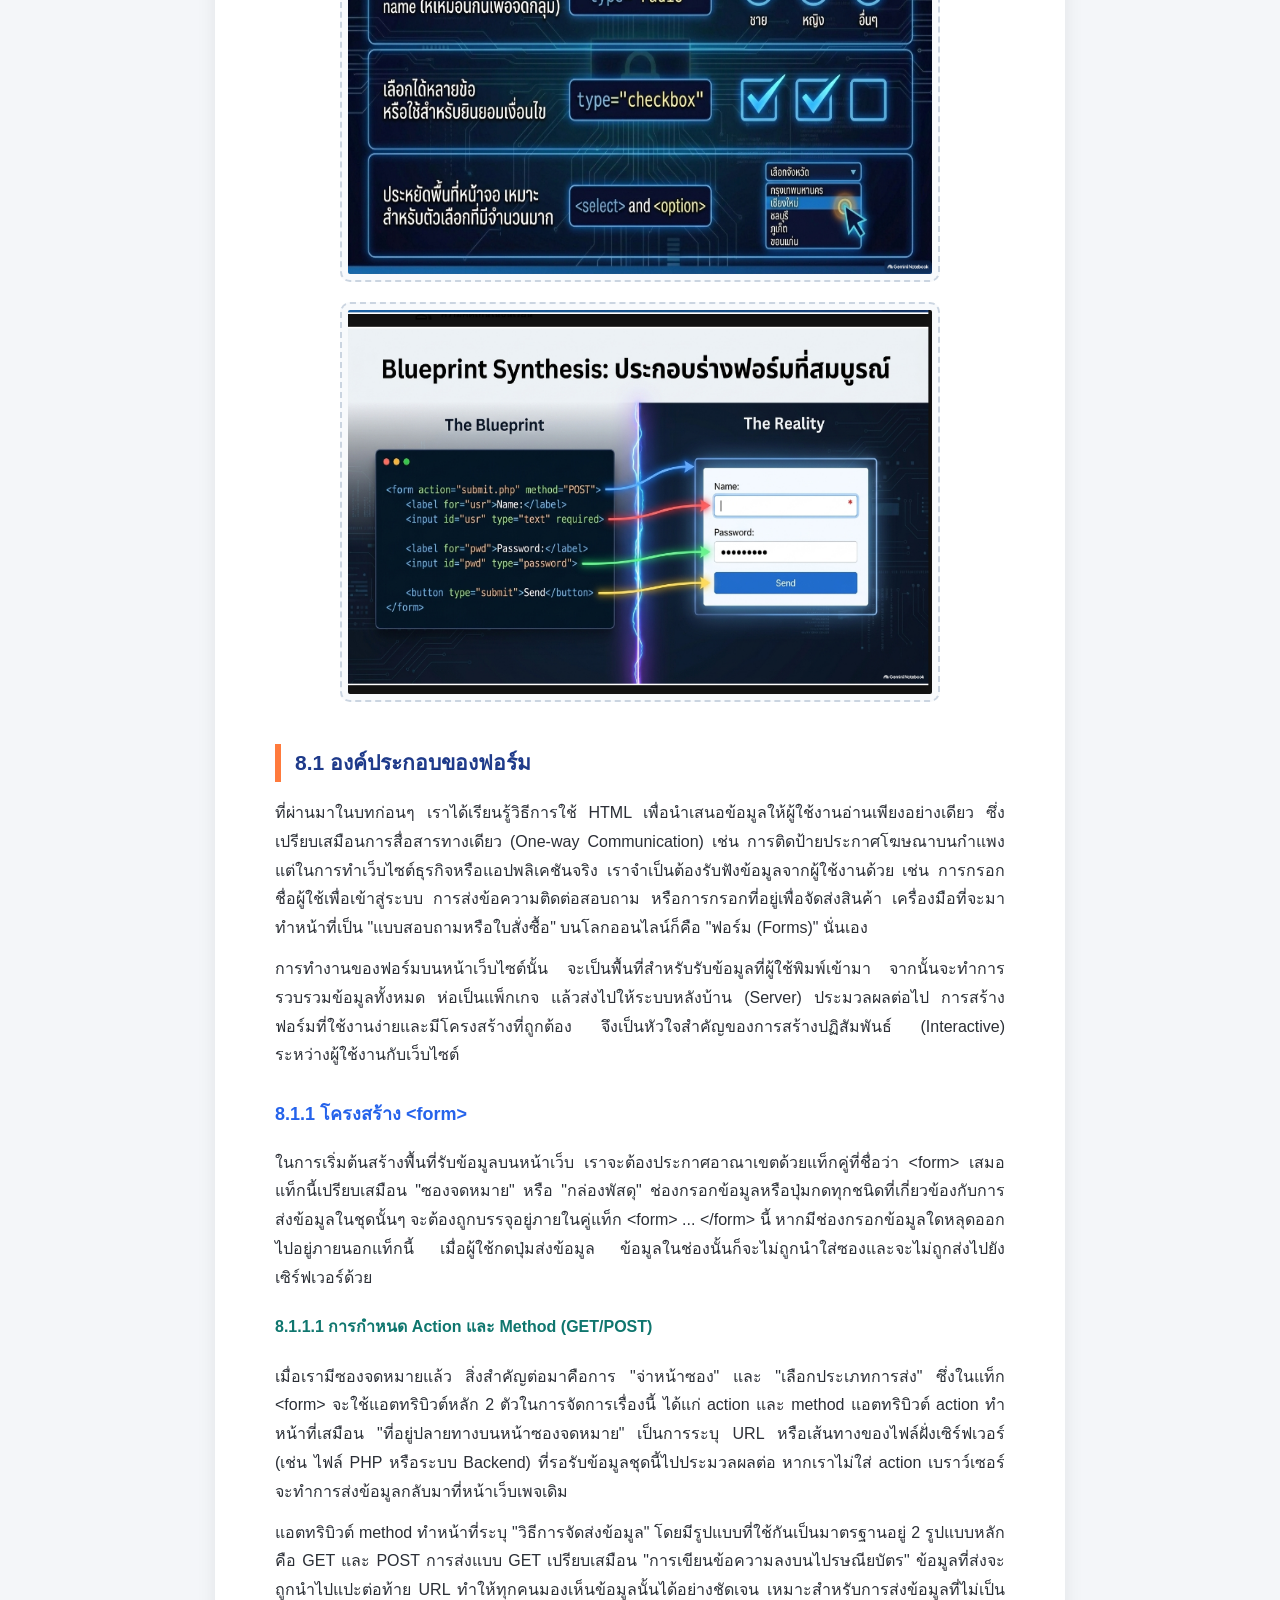
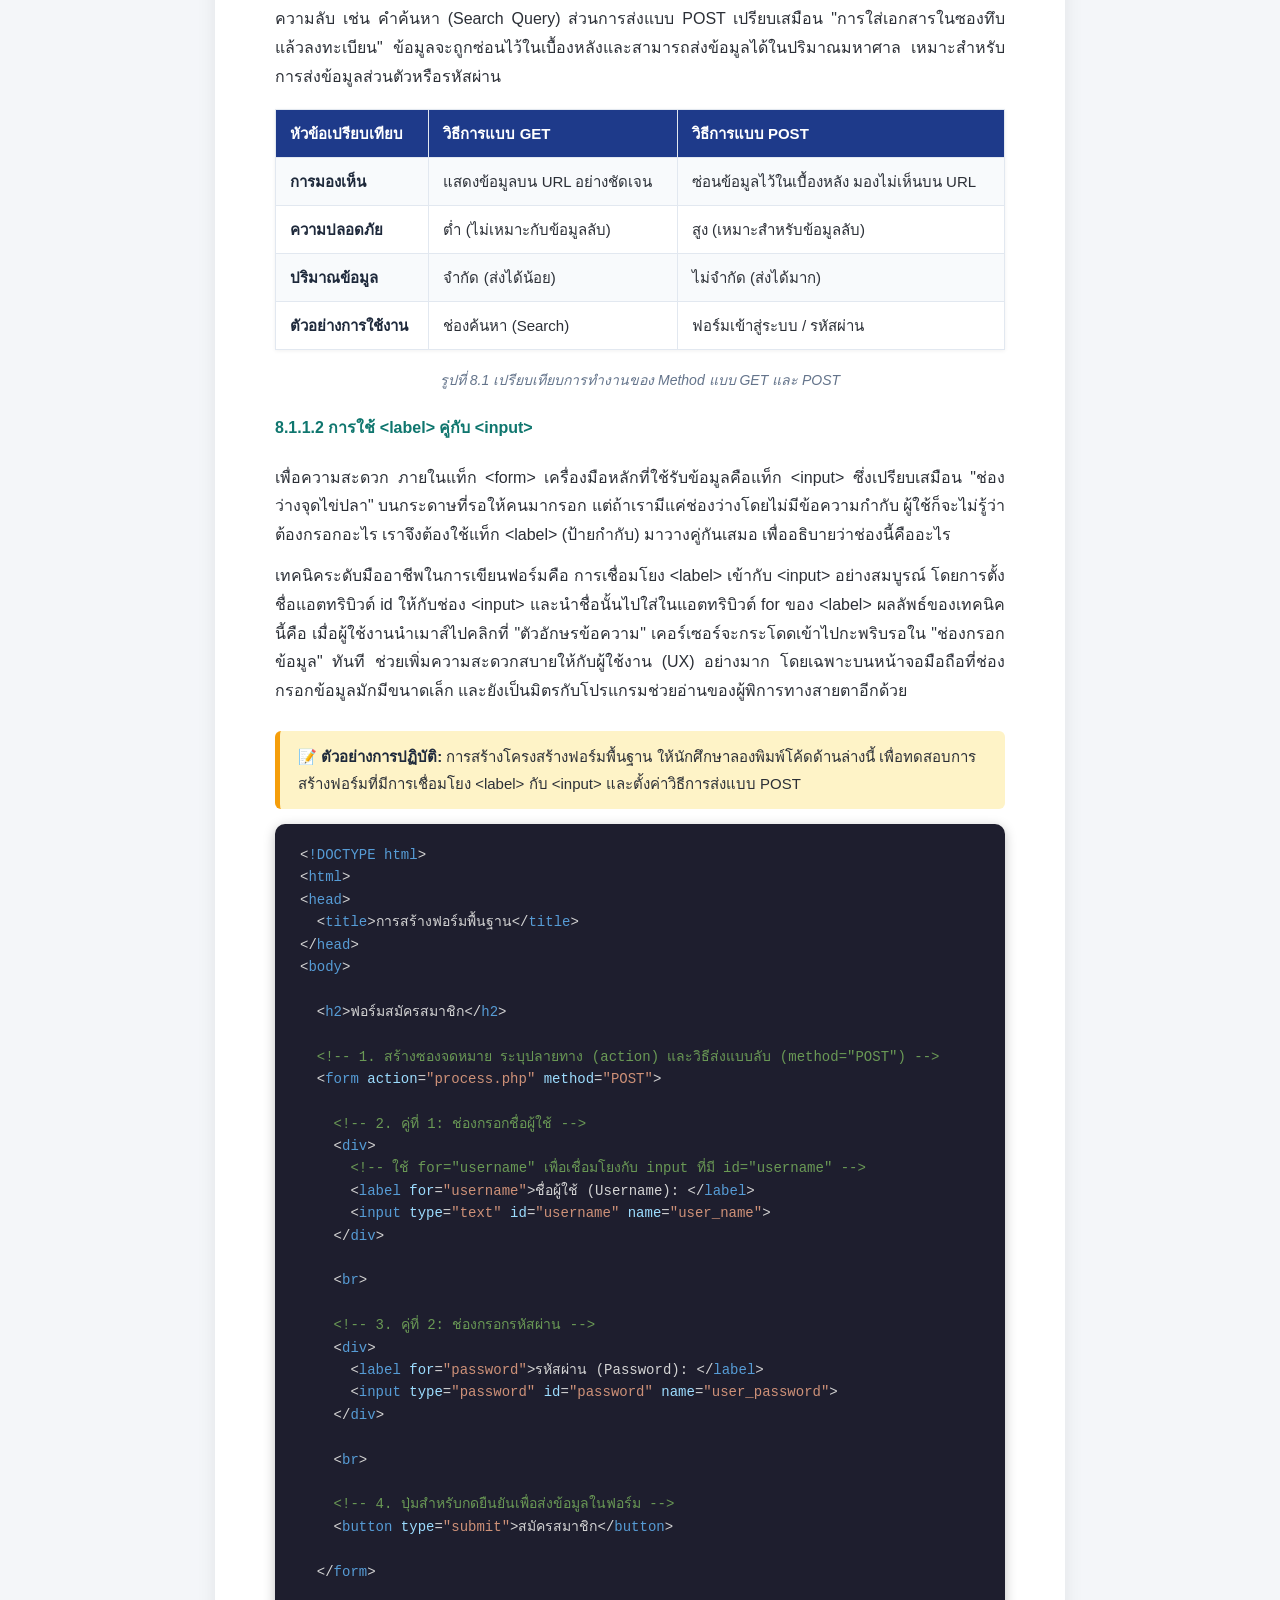
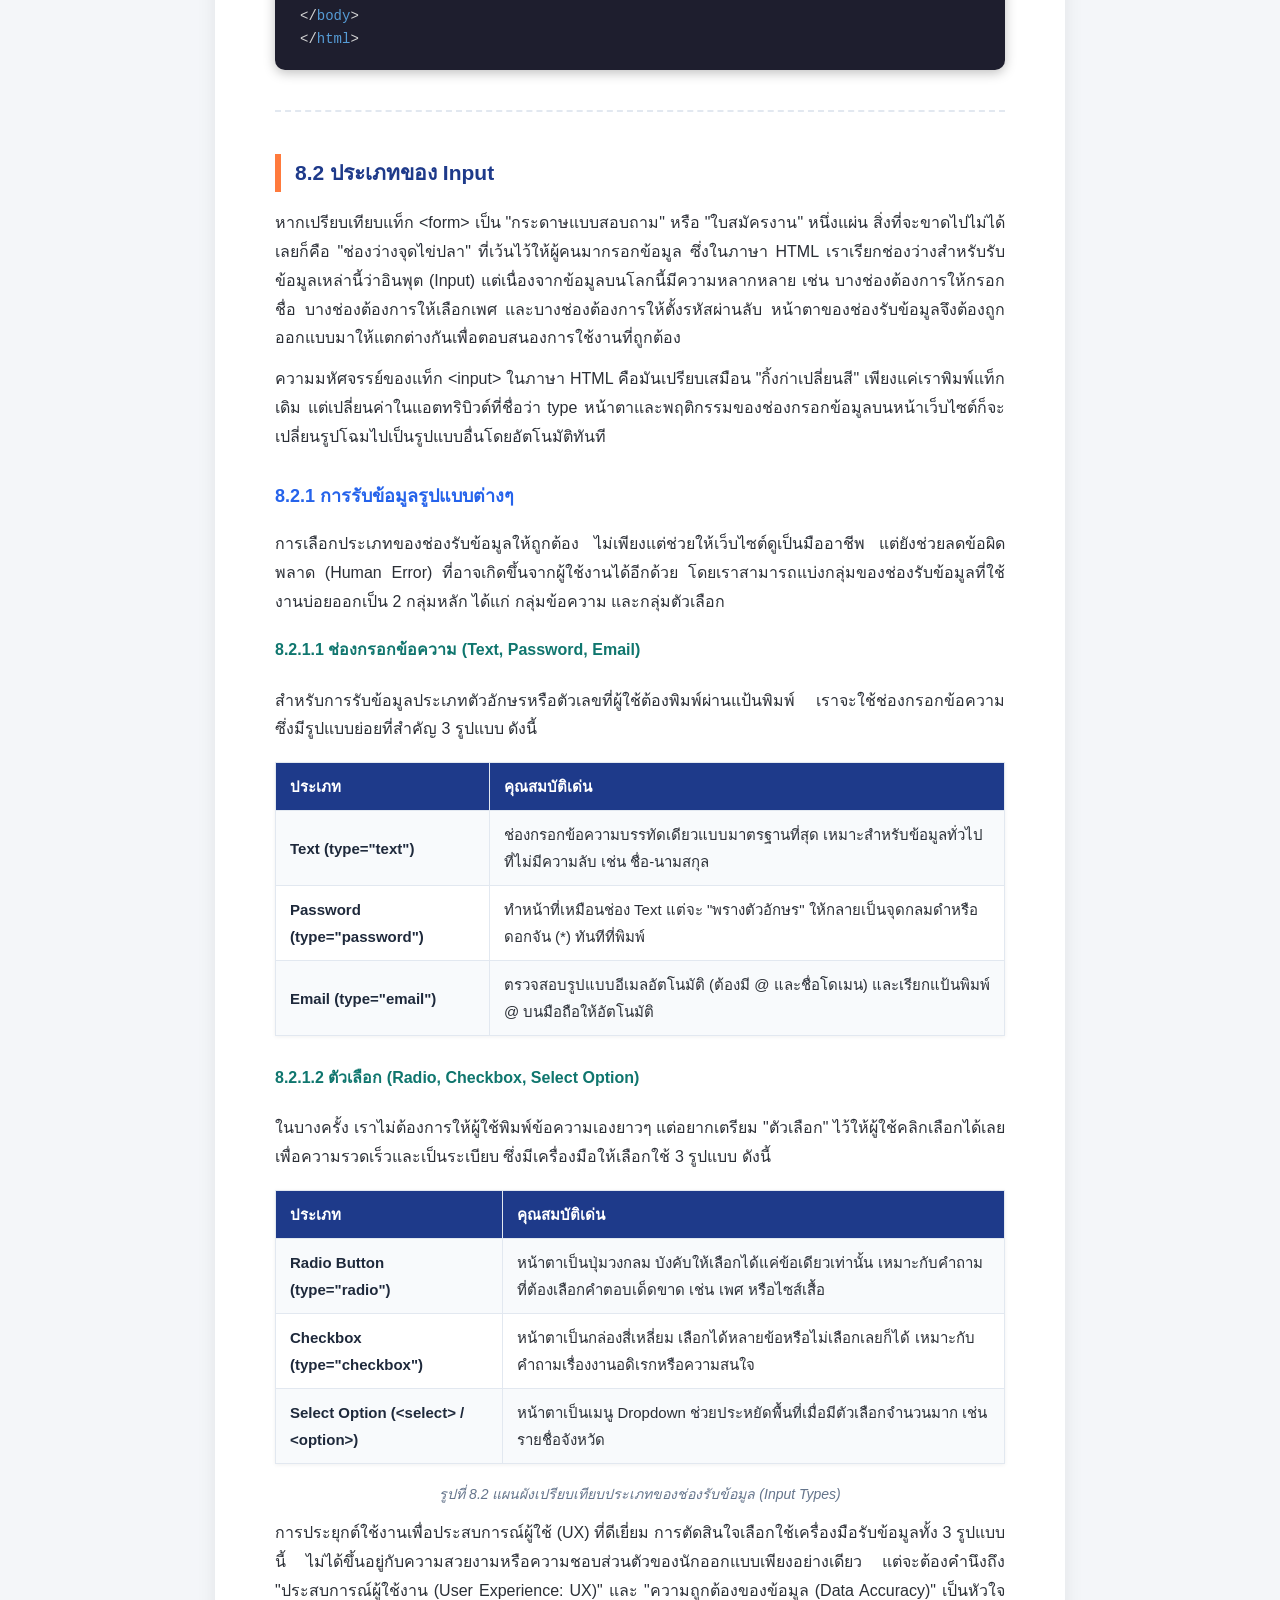
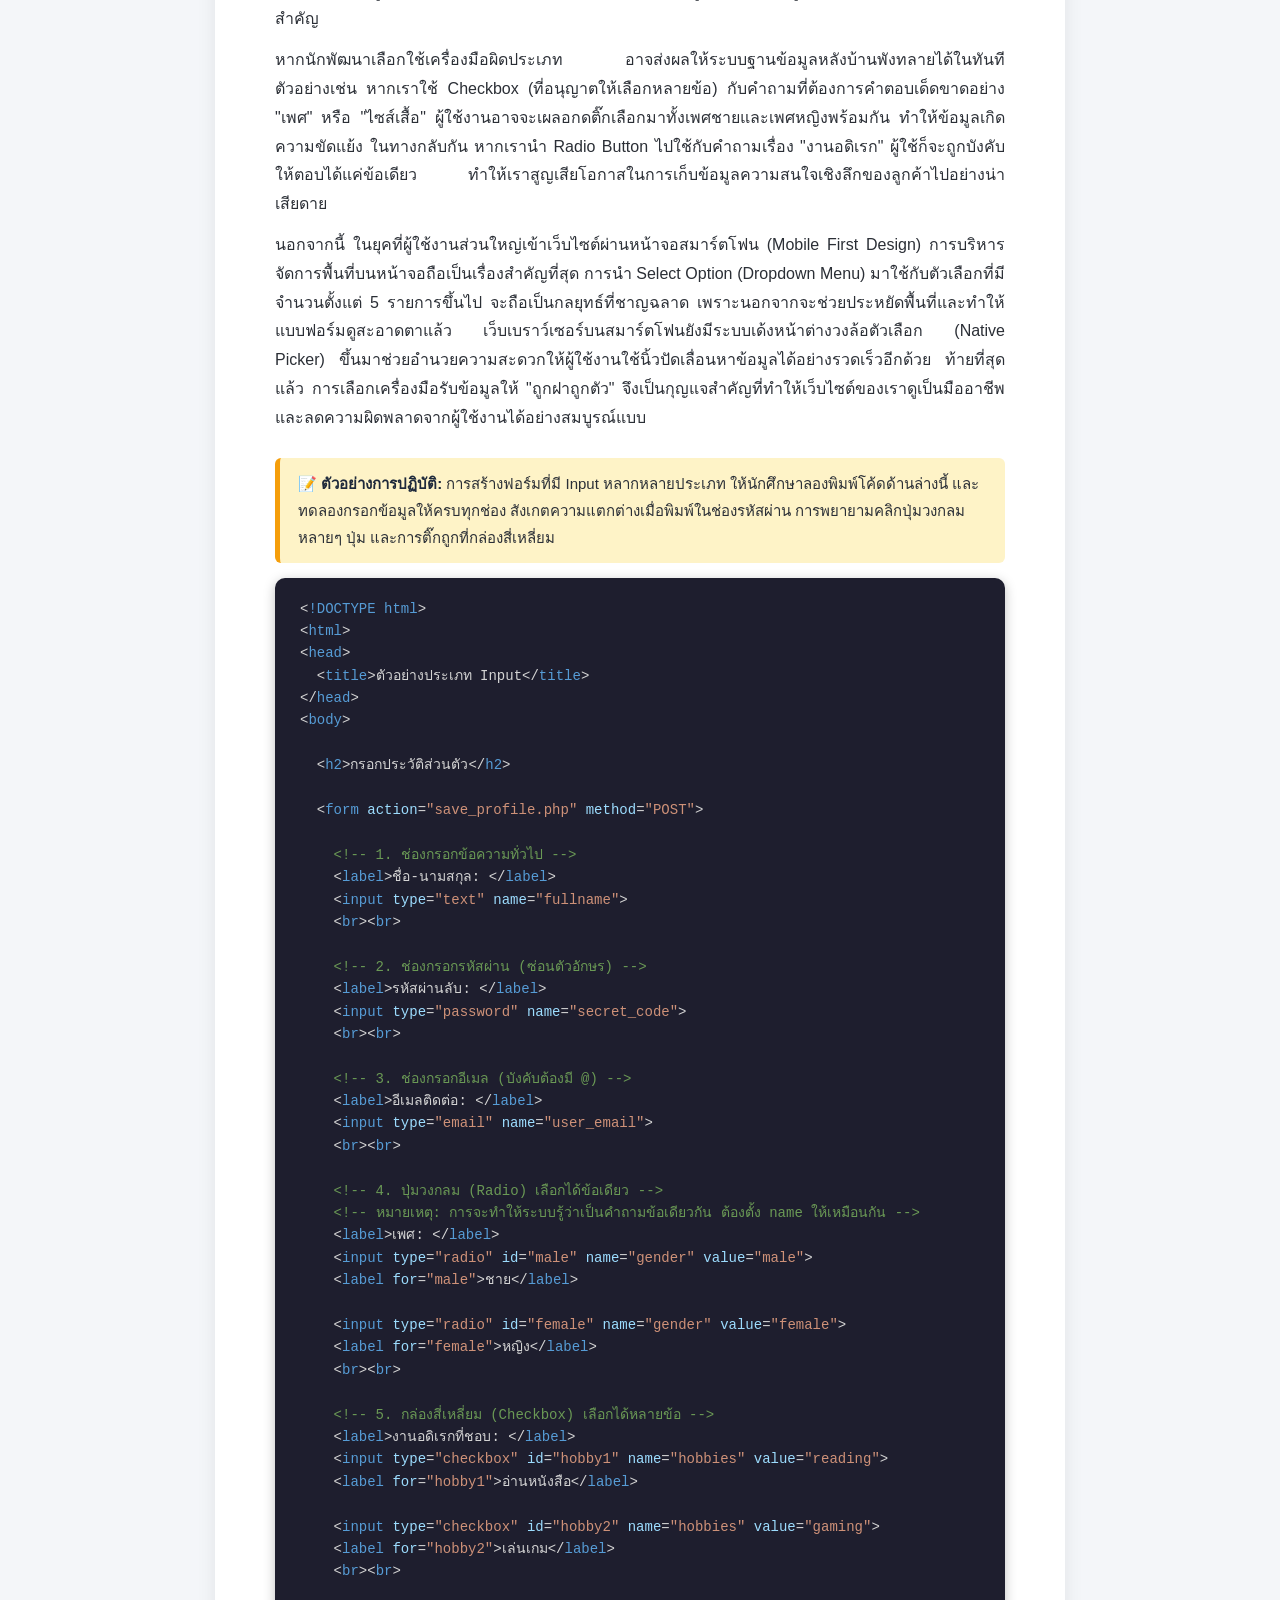
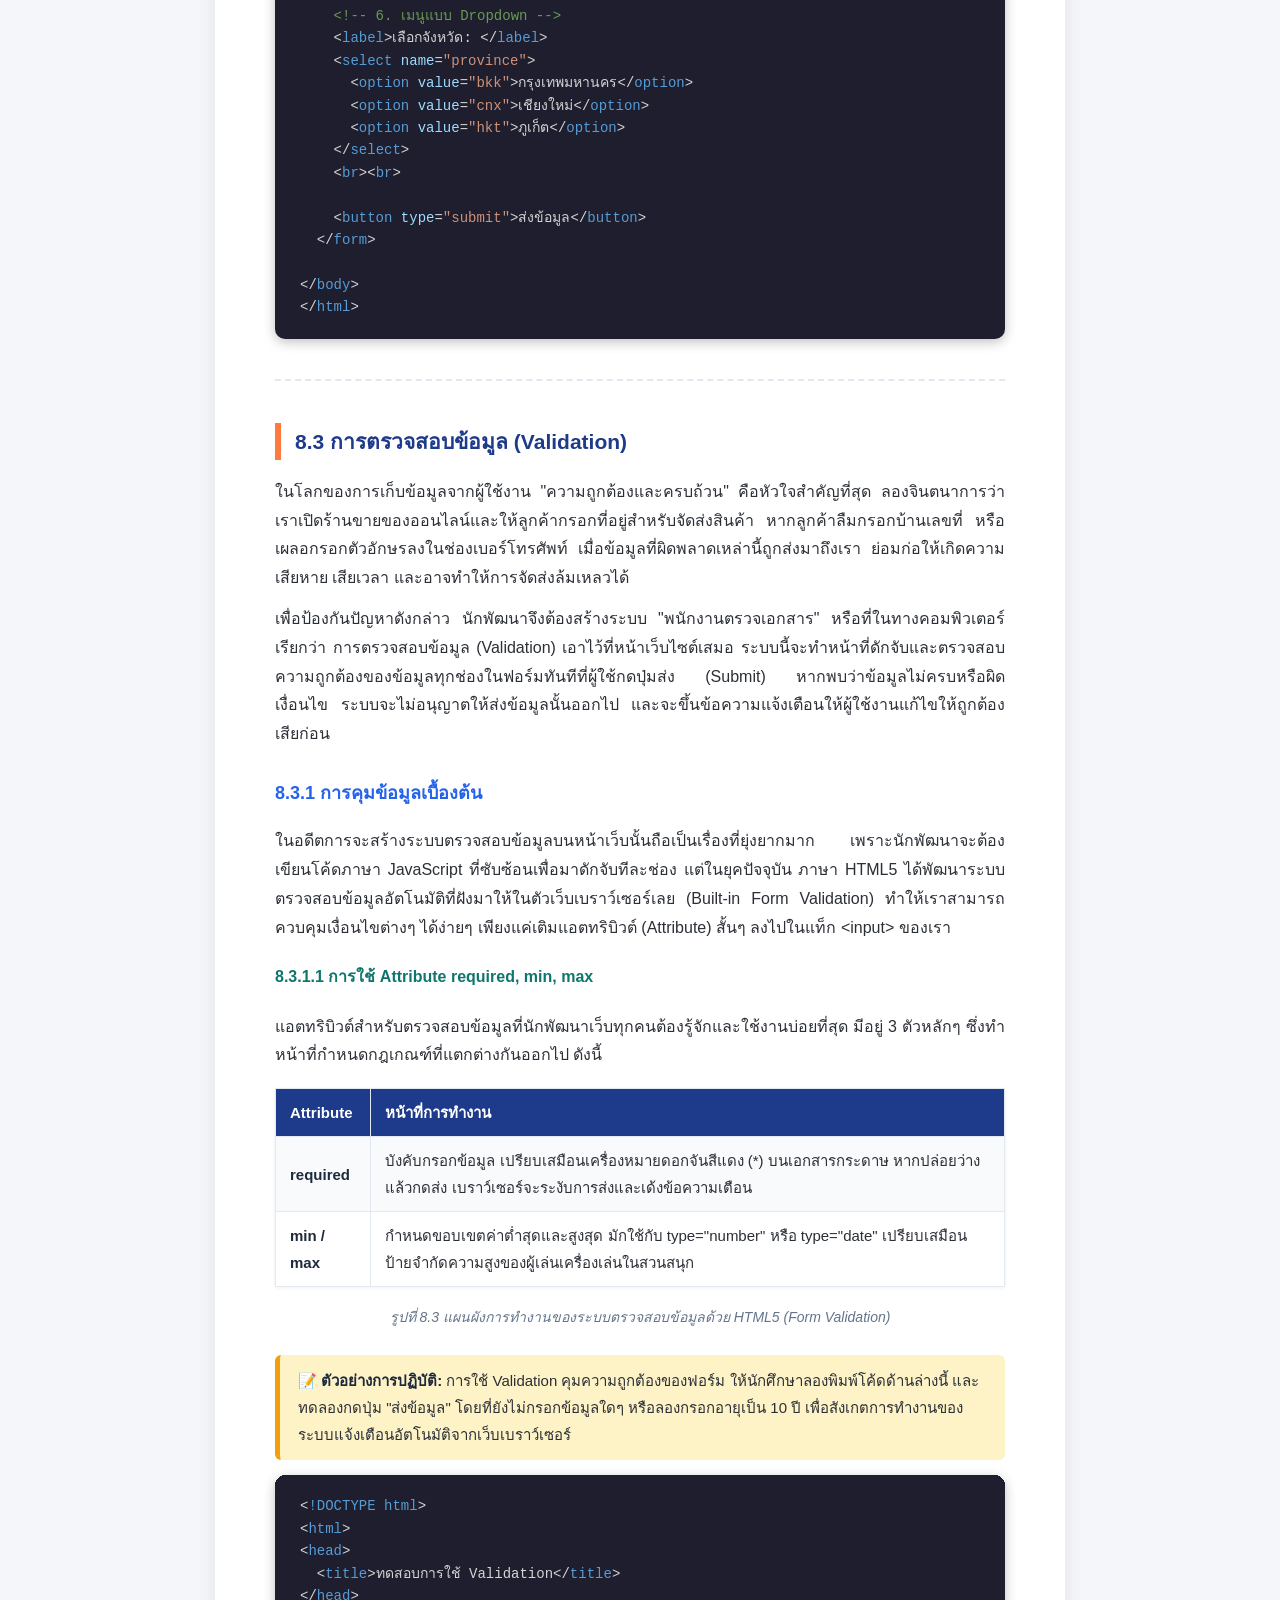
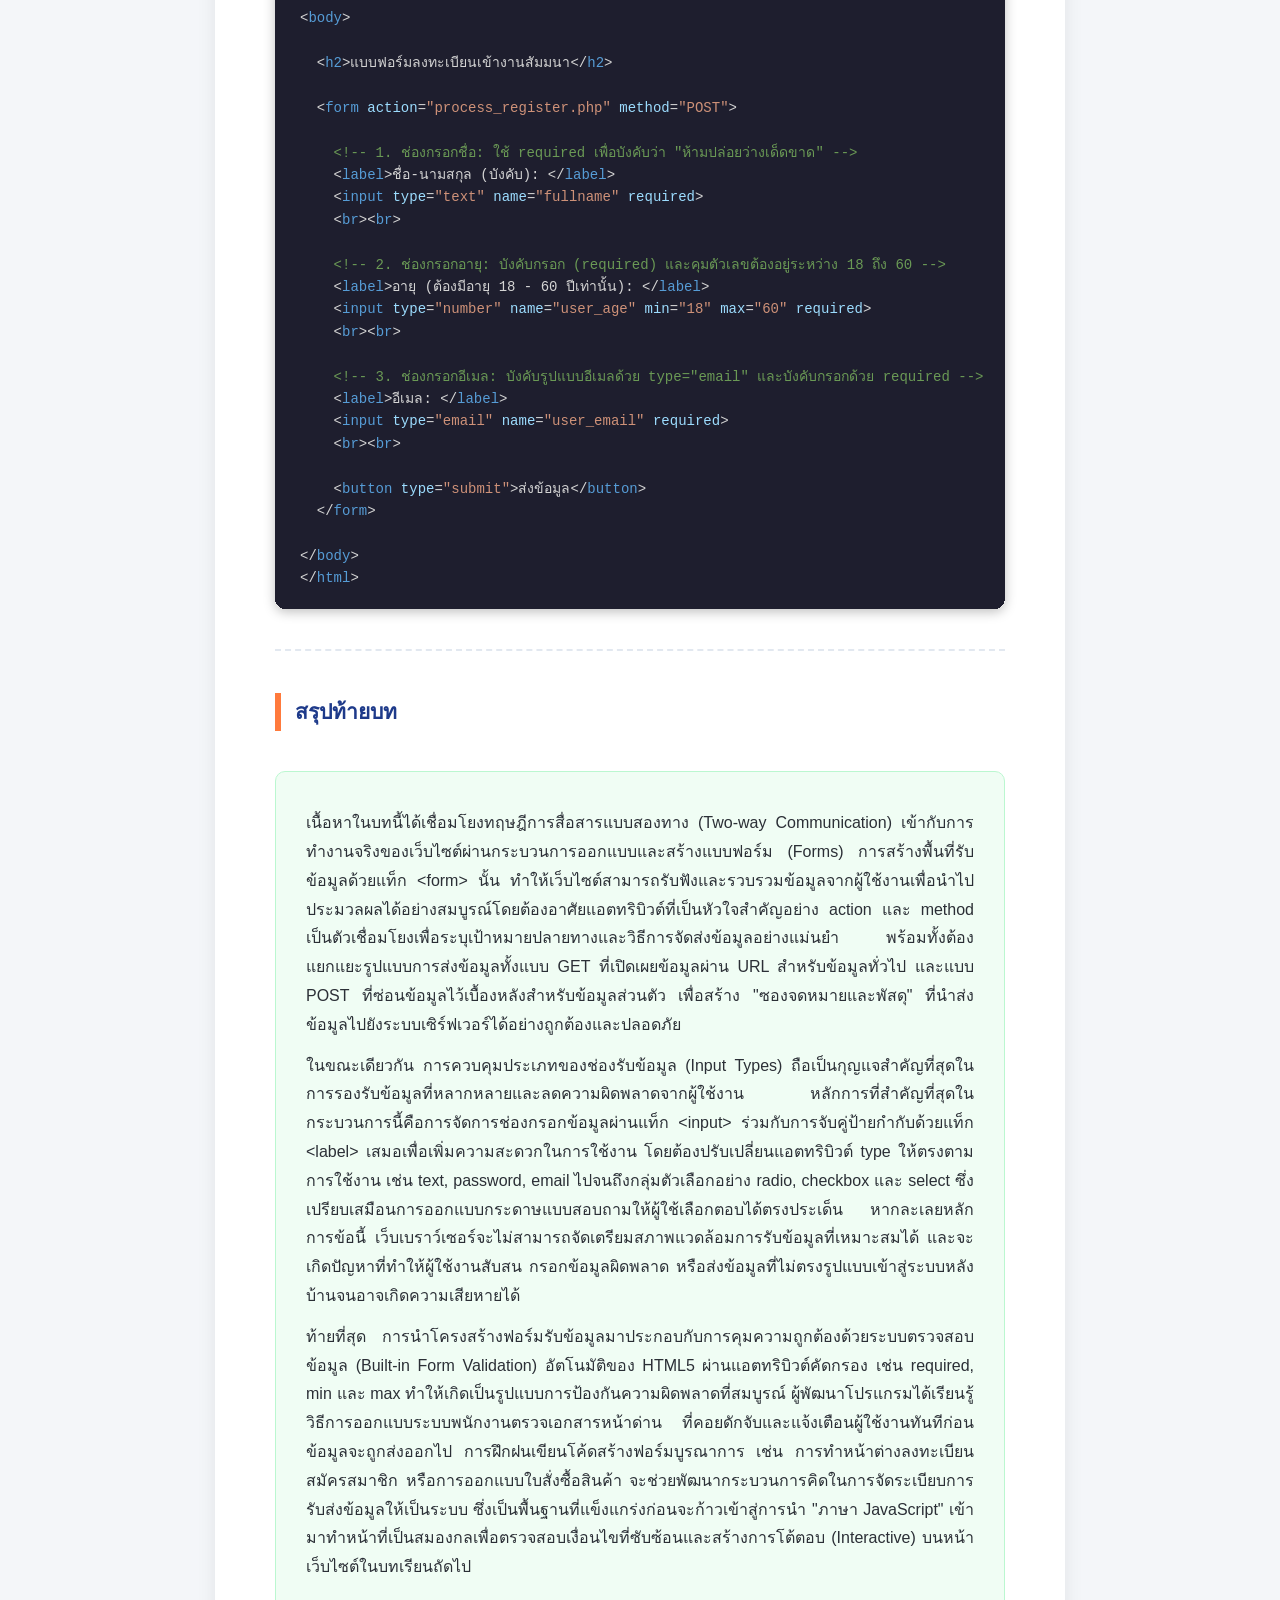
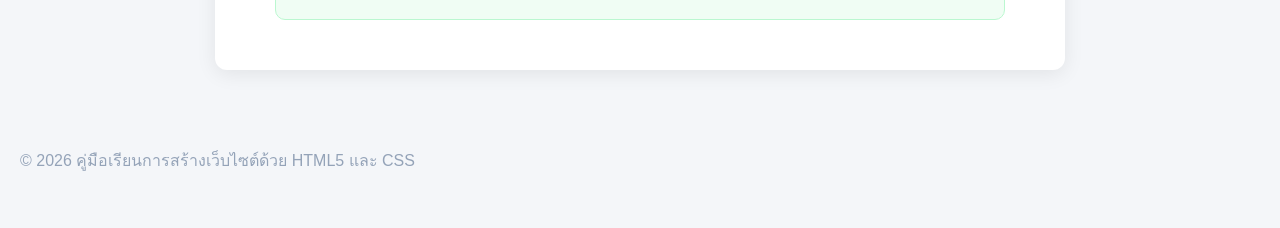
<file: lesson08.html>
<!DOCTYPE html>
<html lang="th">
<head>
<meta charset="UTF-8">
<meta name="viewport" content="width=device-width, initial-scale=1.0">
<title>บทที่ 8 การออกแบบและสร้างฟอร์ม (Forms)</title>
<link rel="stylesheet" href="Style.css">

</head>
<body>

<a href="index.html" class="btn-back-fixed">⬅ กลับไปหน้าหลัก</a>

<main class="content">
<h1>บทที่ 8 การออกแบบและสร้างฟอร์ม (Forms)</h1>
<img src="Screenshot 2026-09-10 132718.png" alt="ไม่ขึ้น" width="600" height="400">
<img src="Screenshot 2026-09-10 132729.png" alt="ไม่ขึ้น" width="600" height="400">
<img src="Screenshot 2026-09-10 132420.png" alt="ไม่ขึ้น" width="600" height="400">
<img src="Screenshot 2026-09-10 132545.png" alt="ไม่ขึ้น" width="600" height="400">
<img src="Screenshot 2026-09-10 132700.png" alt="ไม่ขึ้น" width="600" height="400">
<h2>8.1 องค์ประกอบของฟอร์ม</h2>
<p>ที่ผ่านมาในบทก่อนๆ เราได้เรียนรู้วิธีการใช้ HTML เพื่อนำเสนอข้อมูลให้ผู้ใช้งานอ่านเพียงอย่างเดียว ซึ่งเปรียบเสมือนการสื่อสารทางเดียว (One-way Communication) เช่น การติดป้ายประกาศโฆษณาบนกำแพง แต่ในการทำเว็บไซต์ธุรกิจหรือแอปพลิเคชันจริง เราจำเป็นต้องรับฟังข้อมูลจากผู้ใช้งานด้วย เช่น การกรอกชื่อผู้ใช้เพื่อเข้าสู่ระบบ การส่งข้อความติดต่อสอบถาม หรือการกรอกที่อยู่เพื่อจัดส่งสินค้า เครื่องมือที่จะมาทำหน้าที่เป็น "แบบสอบถามหรือใบสั่งซื้อ" บนโลกออนไลน์ก็คือ "ฟอร์ม (Forms)" นั่นเอง</p>
<p>การทำงานของฟอร์มบนหน้าเว็บไซต์นั้น จะเป็นพื้นที่สำหรับรับข้อมูลที่ผู้ใช้พิมพ์เข้ามา จากนั้นจะทำการรวบรวมข้อมูลทั้งหมด ห่อเป็นแพ็กเกจ แล้วส่งไปให้ระบบหลังบ้าน (Server) ประมวลผลต่อไป การสร้างฟอร์มที่ใช้งานง่ายและมีโครงสร้างที่ถูกต้อง จึงเป็นหัวใจสำคัญของการสร้างปฏิสัมพันธ์ (Interactive) ระหว่างผู้ใช้งานกับเว็บไซต์</p>
<h3>8.1.1 โครงสร้าง &lt;form&gt;</h3>
<p>ในการเริ่มต้นสร้างพื้นที่รับข้อมูลบนหน้าเว็บ เราจะต้องประกาศอาณาเขตด้วยแท็กคู่ที่ชื่อว่า &lt;form&gt; เสมอ แท็กนี้เปรียบเสมือน "ซองจดหมาย" หรือ "กล่องพัสดุ" ช่องกรอกข้อมูลหรือปุ่มกดทุกชนิดที่เกี่ยวข้องกับการส่งข้อมูลในชุดนั้นๆ จะต้องถูกบรรจุอยู่ภายในคู่แท็ก &lt;form&gt; ... &lt;/form&gt; นี้ หากมีช่องกรอกข้อมูลใดหลุดออกไปอยู่ภายนอกแท็กนี้ เมื่อผู้ใช้กดปุ่มส่งข้อมูล ข้อมูลในช่องนั้นก็จะไม่ถูกนำใส่ซองและจะไม่ถูกส่งไปยังเซิร์ฟเวอร์ด้วย</p>
<h4>8.1.1.1 การกำหนด Action และ Method (GET/POST)</h4>
<p>เมื่อเรามีซองจดหมายแล้ว สิ่งสำคัญต่อมาคือการ "จ่าหน้าซอง" และ "เลือกประเภทการส่ง" ซึ่งในแท็ก &lt;form&gt; จะใช้แอตทริบิวต์หลัก 2 ตัวในการจัดการเรื่องนี้ ได้แก่ action และ method แอตทริบิวต์ action ทำหน้าที่เสมือน "ที่อยู่ปลายทางบนหน้าซองจดหมาย" เป็นการระบุ URL หรือเส้นทางของไฟล์ฝั่งเซิร์ฟเวอร์ (เช่น ไฟล์ PHP หรือระบบ Backend) ที่รอรับข้อมูลชุดนี้ไปประมวลผลต่อ หากเราไม่ใส่ action เบราว์เซอร์จะทำการส่งข้อมูลกลับมาที่หน้าเว็บเพจเดิม</p>
<p>แอตทริบิวต์ method ทำหน้าที่ระบุ "วิธีการจัดส่งข้อมูล" โดยมีรูปแบบที่ใช้กันเป็นมาตรฐานอยู่ 2 รูปแบบหลัก คือ GET และ POST การส่งแบบ GET เปรียบเสมือน "การเขียนข้อความลงบนไปรษณียบัตร" ข้อมูลที่ส่งจะถูกนำไปแปะต่อท้าย URL ทำให้ทุกคนมองเห็นข้อมูลนั้นได้อย่างชัดเจน เหมาะสำหรับการส่งข้อมูลที่ไม่เป็นความลับ เช่น คำค้นหา (Search Query) ส่วนการส่งแบบ POST เปรียบเสมือน "การใส่เอกสารในซองทึบแล้วลงทะเบียน" ข้อมูลจะถูกซ่อนไว้ในเบื้องหลังและสามารถส่งข้อมูลได้ในปริมาณมหาศาล เหมาะสำหรับการส่งข้อมูลส่วนตัวหรือรหัสผ่าน</p>
<table>
<tr><th>หัวข้อเปรียบเทียบ</th><th>วิธีการแบบ GET</th><th>วิธีการแบบ POST</th></tr>
<tr>
<td><b>การมองเห็น</b></td>
<td>แสดงข้อมูลบน URL อย่างชัดเจน</td>
<td>ซ่อนข้อมูลไว้ในเบื้องหลัง มองไม่เห็นบน URL</td>
</tr>
<tr>
<td><b>ความปลอดภัย</b></td>
<td>ต่ำ (ไม่เหมาะกับข้อมูลลับ)</td>
<td>สูง (เหมาะสำหรับข้อมูลลับ)</td>
</tr>
<tr>
<td><b>ปริมาณข้อมูล</b></td>
<td>จำกัด (ส่งได้น้อย)</td>
<td>ไม่จำกัด (ส่งได้มาก)</td>
</tr>
<tr>
<td><b>ตัวอย่างการใช้งาน</b></td>
<td>ช่องค้นหา (Search)</td>
<td>ฟอร์มเข้าสู่ระบบ / รหัสผ่าน</td>
</tr>
</table>
<p class="img-caption">รูปที่ 8.1 เปรียบเทียบการทำงานของ Method แบบ GET และ POST</p>
<h4>8.1.1.2 การใช้ &lt;label&gt; คู่กับ &lt;input&gt;</h4>
<p>เพื่อความสะดวก ภายในแท็ก &lt;form&gt; เครื่องมือหลักที่ใช้รับข้อมูลคือแท็ก &lt;input&gt; ซึ่งเปรียบเสมือน "ช่องว่างจุดไข่ปลา" บนกระดาษที่รอให้คนมากรอก แต่ถ้าเรามีแค่ช่องว่างโดยไม่มีข้อความกำกับ ผู้ใช้ก็จะไม่รู้ว่าต้องกรอกอะไร เราจึงต้องใช้แท็ก &lt;label&gt; (ป้ายกำกับ) มาวางคู่กันเสมอ เพื่ออธิบายว่าช่องนี้คืออะไร</p>
<p>เทคนิคระดับมืออาชีพในการเขียนฟอร์มคือ การเชื่อมโยง &lt;label&gt; เข้ากับ &lt;input&gt; อย่างสมบูรณ์ โดยการตั้งชื่อแอตทริบิวต์ id ให้กับช่อง &lt;input&gt; และนำชื่อนั้นไปใส่ในแอตทริบิวต์ for ของ &lt;label&gt; ผลลัพธ์ของเทคนิคนี้คือ เมื่อผู้ใช้งานนำเมาส์ไปคลิกที่ "ตัวอักษรข้อความ" เคอร์เซอร์จะกระโดดเข้าไปกะพริบรอใน "ช่องกรอกข้อมูล" ทันที ช่วยเพิ่มความสะดวกสบายให้กับผู้ใช้งาน (UX) อย่างมาก โดยเฉพาะบนหน้าจอมือถือที่ช่องกรอกข้อมูลมักมีขนาดเล็ก และยังเป็นมิตรกับโปรแกรมช่วยอ่านของผู้พิการทางสายตาอีกด้วย</p>
<div class="example-label">
📝 <strong>ตัวอย่างการปฏิบัติ:</strong> การสร้างโครงสร้างฟอร์มพื้นฐาน ให้นักศึกษาลองพิมพ์โค้ดด้านล่างนี้ เพื่อทดสอบการสร้างฟอร์มที่มีการเชื่อมโยง &lt;label&gt; กับ &lt;input&gt; และตั้งค่าวิธีการส่งแบบ POST
</div>
<pre class="code-block">&lt;<span class="tag">!DOCTYPE html</span>&gt;
&lt;<span class="tag">html</span>&gt;
&lt;<span class="tag">head</span>&gt;
  &lt;<span class="tag">title</span>&gt;การสร้างฟอร์มพื้นฐาน&lt;/<span class="tag">title</span>&gt;
&lt;/<span class="tag">head</span>&gt;
&lt;<span class="tag">body</span>&gt;

  &lt;<span class="tag">h2</span>&gt;ฟอร์มสมัครสมาชิก&lt;/<span class="tag">h2</span>&gt;

  <span class="comment">&lt;!-- 1. สร้างซองจดหมาย ระบุปลายทาง (action) และวิธีส่งแบบลับ (method="POST") --&gt;</span>
  &lt;<span class="tag">form</span> <span class="attr">action</span>=<span class="str">"process.php"</span> <span class="attr">method</span>=<span class="str">"POST"</span>&gt;

    <span class="comment">&lt;!-- 2. คู่ที่ 1: ช่องกรอกชื่อผู้ใช้ --&gt;</span>
    &lt;<span class="tag">div</span>&gt;
      <span class="comment">&lt;!-- ใช้ for="username" เพื่อเชื่อมโยงกับ input ที่มี id="username" --&gt;</span>
      &lt;<span class="tag">label</span> <span class="attr">for</span>=<span class="str">"username"</span>&gt;ชื่อผู้ใช้ (Username): &lt;/<span class="tag">label</span>&gt;
      &lt;<span class="tag">input</span> <span class="attr">type</span>=<span class="str">"text"</span> <span class="attr">id</span>=<span class="str">"username"</span> <span class="attr">name</span>=<span class="str">"user_name"</span>&gt;
    &lt;/<span class="tag">div</span>&gt;

    &lt;<span class="tag">br</span>&gt;

    <span class="comment">&lt;!-- 3. คู่ที่ 2: ช่องกรอกรหัสผ่าน --&gt;</span>
    &lt;<span class="tag">div</span>&gt;
      &lt;<span class="tag">label</span> <span class="attr">for</span>=<span class="str">"password"</span>&gt;รหัสผ่าน (Password): &lt;/<span class="tag">label</span>&gt;
      &lt;<span class="tag">input</span> <span class="attr">type</span>=<span class="str">"password"</span> <span class="attr">id</span>=<span class="str">"password"</span> <span class="attr">name</span>=<span class="str">"user_password"</span>&gt;
    &lt;/<span class="tag">div</span>&gt;

    &lt;<span class="tag">br</span>&gt;

    <span class="comment">&lt;!-- 4. ปุ่มสำหรับกดยืนยันเพื่อส่งข้อมูลในฟอร์ม --&gt;</span>
    &lt;<span class="tag">button</span> <span class="attr">type</span>=<span class="str">"submit"</span>&gt;สมัครสมาชิก&lt;/<span class="tag">button</span>&gt;

  &lt;/<span class="tag">form</span>&gt;

&lt;/<span class="tag">body</span>&gt;
&lt;/<span class="tag">html</span>&gt;</pre>
<hr/>
<h2>8.2 ประเภทของ Input</h2>
<p>หากเปรียบเทียบแท็ก &lt;form&gt; เป็น "กระดาษแบบสอบถาม" หรือ "ใบสมัครงาน" หนึ่งแผ่น สิ่งที่จะขาดไปไม่ได้เลยก็คือ "ช่องว่างจุดไข่ปลา" ที่เว้นไว้ให้ผู้คนมากรอกข้อมูล ซึ่งในภาษา HTML เราเรียกช่องว่างสำหรับรับข้อมูลเหล่านี้ว่าอินพุต (Input) แต่เนื่องจากข้อมูลบนโลกนี้มีความหลากหลาย เช่น บางช่องต้องการให้กรอกชื่อ บางช่องต้องการให้เลือกเพศ และบางช่องต้องการให้ตั้งรหัสผ่านลับ หน้าตาของช่องรับข้อมูลจึงต้องถูกออกแบบมาให้แตกต่างกันเพื่อตอบสนองการใช้งานที่ถูกต้อง</p>
<p>ความมหัศจรรย์ของแท็ก &lt;input&gt; ในภาษา HTML คือมันเปรียบเสมือน "กิ้งก่าเปลี่ยนสี" เพียงแค่เราพิมพ์แท็กเดิม แต่เปลี่ยนค่าในแอตทริบิวต์ที่ชื่อว่า type หน้าตาและพฤติกรรมของช่องกรอกข้อมูลบนหน้าเว็บไซต์ก็จะเปลี่ยนรูปโฉมไปเป็นรูปแบบอื่นโดยอัตโนมัติทันที</p>
<h3>8.2.1 การรับข้อมูลรูปแบบต่างๆ</h3>
<p>การเลือกประเภทของช่องรับข้อมูลให้ถูกต้อง ไม่เพียงแต่ช่วยให้เว็บไซต์ดูเป็นมืออาชีพ แต่ยังช่วยลดข้อผิดพลาด (Human Error) ที่อาจเกิดขึ้นจากผู้ใช้งานได้อีกด้วย โดยเราสามารถแบ่งกลุ่มของช่องรับข้อมูลที่ใช้งานบ่อยออกเป็น 2 กลุ่มหลัก ได้แก่ กลุ่มข้อความ และกลุ่มตัวเลือก</p>
<h4>8.2.1.1 ช่องกรอกข้อความ (Text, Password, Email)</h4>
<p>สำหรับการรับข้อมูลประเภทตัวอักษรหรือตัวเลขที่ผู้ใช้ต้องพิมพ์ผ่านแป้นพิมพ์ เราจะใช้ช่องกรอกข้อความซึ่งมีรูปแบบย่อยที่สำคัญ 3 รูปแบบ ดังนี้</p>
<table>
<tr><th>ประเภท</th><th>คุณสมบัติเด่น</th></tr>
<tr>
<td><b>Text (type="text")</b></td>
<td>ช่องกรอกข้อความบรรทัดเดียวแบบมาตรฐานที่สุด เหมาะสำหรับข้อมูลทั่วไปที่ไม่มีความลับ เช่น ชื่อ-นามสกุล</td>
</tr>
<tr>
<td><b>Password (type="password")</b></td>
<td>ทำหน้าที่เหมือนช่อง Text แต่จะ "พรางตัวอักษร" ให้กลายเป็นจุดกลมดำหรือดอกจัน (*) ทันทีที่พิมพ์</td>
</tr>
<tr>
<td><b>Email (type="email")</b></td>
<td>ตรวจสอบรูปแบบอีเมลอัตโนมัติ (ต้องมี @ และชื่อโดเมน) และเรียกแป้นพิมพ์ @ บนมือถือให้อัตโนมัติ</td>
</tr>
</table>
<h4>8.2.1.2 ตัวเลือก (Radio, Checkbox, Select Option)</h4>
<p>ในบางครั้ง เราไม่ต้องการให้ผู้ใช้พิมพ์ข้อความเองยาวๆ แต่อยากเตรียม "ตัวเลือก" ไว้ให้ผู้ใช้คลิกเลือกได้เลย เพื่อความรวดเร็วและเป็นระเบียบ ซึ่งมีเครื่องมือให้เลือกใช้ 3 รูปแบบ ดังนี้</p>
<table>
<tr><th>ประเภท</th><th>คุณสมบัติเด่น</th></tr>
<tr>
<td><b>Radio Button (type="radio")</b></td>
<td>หน้าตาเป็นปุ่มวงกลม บังคับให้เลือกได้แค่ข้อเดียวเท่านั้น เหมาะกับคำถามที่ต้องเลือกคำตอบเด็ดขาด เช่น เพศ หรือไซส์เสื้อ</td>
</tr>
<tr>
<td><b>Checkbox (type="checkbox")</b></td>
<td>หน้าตาเป็นกล่องสี่เหลี่ยม เลือกได้หลายข้อหรือไม่เลือกเลยก็ได้ เหมาะกับคำถามเรื่องงานอดิเรกหรือความสนใจ</td>
</tr>
<tr>
<td><b>Select Option (&lt;select&gt; / &lt;option&gt;)</b></td>
<td>หน้าตาเป็นเมนู Dropdown ช่วยประหยัดพื้นที่เมื่อมีตัวเลือกจำนวนมาก เช่น รายชื่อจังหวัด</td>
</tr>
</table>
<p class="img-caption">รูปที่ 8.2 แผนผังเปรียบเทียบประเภทของช่องรับข้อมูล (Input Types)</p>
<p>การประยุกต์ใช้งานเพื่อประสบการณ์ผู้ใช้ (UX) ที่ดีเยี่ยม การตัดสินใจเลือกใช้เครื่องมือรับข้อมูลทั้ง 3 รูปแบบนี้ ไม่ได้ขึ้นอยู่กับความสวยงามหรือความชอบส่วนตัวของนักออกแบบเพียงอย่างเดียว แต่จะต้องคำนึงถึง "ประสบการณ์ผู้ใช้งาน (User Experience: UX)" และ "ความถูกต้องของข้อมูล (Data Accuracy)" เป็นหัวใจสำคัญ</p>
<p>หากนักพัฒนาเลือกใช้เครื่องมือผิดประเภท อาจส่งผลให้ระบบฐานข้อมูลหลังบ้านพังทลายได้ในทันที ตัวอย่างเช่น หากเราใช้ Checkbox (ที่อนุญาตให้เลือกหลายข้อ) กับคำถามที่ต้องการคำตอบเด็ดขาดอย่าง "เพศ" หรือ "ไซส์เสื้อ" ผู้ใช้งานอาจจะเผลอกดติ๊กเลือกมาทั้งเพศชายและเพศหญิงพร้อมกัน ทำให้ข้อมูลเกิดความขัดแย้ง ในทางกลับกัน หากเรานำ Radio Button ไปใช้กับคำถามเรื่อง "งานอดิเรก" ผู้ใช้ก็จะถูกบังคับให้ตอบได้แค่ข้อเดียว ทำให้เราสูญเสียโอกาสในการเก็บข้อมูลความสนใจเชิงลึกของลูกค้าไปอย่างน่าเสียดาย</p>
<p>นอกจากนี้ ในยุคที่ผู้ใช้งานส่วนใหญ่เข้าเว็บไซต์ผ่านหน้าจอสมาร์ตโฟน (Mobile First Design) การบริหารจัดการพื้นที่บนหน้าจอถือเป็นเรื่องสำคัญที่สุด การนำ Select Option (Dropdown Menu) มาใช้กับตัวเลือกที่มีจำนวนตั้งแต่ 5 รายการขึ้นไป จะถือเป็นกลยุทธ์ที่ชาญฉลาด เพราะนอกจากจะช่วยประหยัดพื้นที่และทำให้แบบฟอร์มดูสะอาดตาแล้ว เว็บเบราว์เซอร์บนสมาร์ตโฟนยังมีระบบเด้งหน้าต่างวงล้อตัวเลือก (Native Picker) ขึ้นมาช่วยอำนวยความสะดวกให้ผู้ใช้งานใช้นิ้วปัดเลื่อนหาข้อมูลได้อย่างรวดเร็วอีกด้วย ท้ายที่สุดแล้ว การเลือกเครื่องมือรับข้อมูลให้ "ถูกฝาถูกตัว" จึงเป็นกุญแจสำคัญที่ทำให้เว็บไซต์ของเราดูเป็นมืออาชีพและลดความผิดพลาดจากผู้ใช้งานได้อย่างสมบูรณ์แบบ</p>
<div class="example-label">
📝 <strong>ตัวอย่างการปฏิบัติ:</strong> การสร้างฟอร์มที่มี Input หลากหลายประเภท ให้นักศึกษาลองพิมพ์โค้ดด้านล่างนี้ และทดลองกรอกข้อมูลให้ครบทุกช่อง สังเกตความแตกต่างเมื่อพิมพ์ในช่องรหัสผ่าน การพยายามคลิกปุ่มวงกลมหลายๆ ปุ่ม และการติ๊กถูกที่กล่องสี่เหลี่ยม
</div>
<pre class="code-block">&lt;<span class="tag">!DOCTYPE html</span>&gt;
&lt;<span class="tag">html</span>&gt;
&lt;<span class="tag">head</span>&gt;
  &lt;<span class="tag">title</span>&gt;ตัวอย่างประเภท Input&lt;/<span class="tag">title</span>&gt;
&lt;/<span class="tag">head</span>&gt;
&lt;<span class="tag">body</span>&gt;

  &lt;<span class="tag">h2</span>&gt;กรอกประวัติส่วนตัว&lt;/<span class="tag">h2</span>&gt;

  &lt;<span class="tag">form</span> <span class="attr">action</span>=<span class="str">"save_profile.php"</span> <span class="attr">method</span>=<span class="str">"POST"</span>&gt;

    <span class="comment">&lt;!-- 1. ช่องกรอกข้อความทั่วไป --&gt;</span>
    &lt;<span class="tag">label</span>&gt;ชื่อ-นามสกุล: &lt;/<span class="tag">label</span>&gt;
    &lt;<span class="tag">input</span> <span class="attr">type</span>=<span class="str">"text"</span> <span class="attr">name</span>=<span class="str">"fullname"</span>&gt;
    &lt;<span class="tag">br</span>&gt;&lt;<span class="tag">br</span>&gt;

    <span class="comment">&lt;!-- 2. ช่องกรอกรหัสผ่าน (ซ่อนตัวอักษร) --&gt;</span>
    &lt;<span class="tag">label</span>&gt;รหัสผ่านลับ: &lt;/<span class="tag">label</span>&gt;
    &lt;<span class="tag">input</span> <span class="attr">type</span>=<span class="str">"password"</span> <span class="attr">name</span>=<span class="str">"secret_code"</span>&gt;
    &lt;<span class="tag">br</span>&gt;&lt;<span class="tag">br</span>&gt;

    <span class="comment">&lt;!-- 3. ช่องกรอกอีเมล (บังคับต้องมี @) --&gt;</span>
    &lt;<span class="tag">label</span>&gt;อีเมลติดต่อ: &lt;/<span class="tag">label</span>&gt;
    &lt;<span class="tag">input</span> <span class="attr">type</span>=<span class="str">"email"</span> <span class="attr">name</span>=<span class="str">"user_email"</span>&gt;
    &lt;<span class="tag">br</span>&gt;&lt;<span class="tag">br</span>&gt;

    <span class="comment">&lt;!-- 4. ปุ่มวงกลม (Radio) เลือกได้ข้อเดียว --&gt;</span>
    <span class="comment">&lt;!-- หมายเหตุ: การจะทำให้ระบบรู้ว่าเป็นคำถามข้อเดียวกัน ต้องตั้ง name ให้เหมือนกัน --&gt;</span>
    &lt;<span class="tag">label</span>&gt;เพศ: &lt;/<span class="tag">label</span>&gt;
    &lt;<span class="tag">input</span> <span class="attr">type</span>=<span class="str">"radio"</span> <span class="attr">id</span>=<span class="str">"male"</span> <span class="attr">name</span>=<span class="str">"gender"</span> <span class="attr">value</span>=<span class="str">"male"</span>&gt;
    &lt;<span class="tag">label</span> <span class="attr">for</span>=<span class="str">"male"</span>&gt;ชาย&lt;/<span class="tag">label</span>&gt;

    &lt;<span class="tag">input</span> <span class="attr">type</span>=<span class="str">"radio"</span> <span class="attr">id</span>=<span class="str">"female"</span> <span class="attr">name</span>=<span class="str">"gender"</span> <span class="attr">value</span>=<span class="str">"female"</span>&gt;
    &lt;<span class="tag">label</span> <span class="attr">for</span>=<span class="str">"female"</span>&gt;หญิง&lt;/<span class="tag">label</span>&gt;
    &lt;<span class="tag">br</span>&gt;&lt;<span class="tag">br</span>&gt;

    <span class="comment">&lt;!-- 5. กล่องสี่เหลี่ยม (Checkbox) เลือกได้หลายข้อ --&gt;</span>
    &lt;<span class="tag">label</span>&gt;งานอดิเรกที่ชอบ: &lt;/<span class="tag">label</span>&gt;
    &lt;<span class="tag">input</span> <span class="attr">type</span>=<span class="str">"checkbox"</span> <span class="attr">id</span>=<span class="str">"hobby1"</span> <span class="attr">name</span>=<span class="str">"hobbies"</span> <span class="attr">value</span>=<span class="str">"reading"</span>&gt;
    &lt;<span class="tag">label</span> <span class="attr">for</span>=<span class="str">"hobby1"</span>&gt;อ่านหนังสือ&lt;/<span class="tag">label</span>&gt;

    &lt;<span class="tag">input</span> <span class="attr">type</span>=<span class="str">"checkbox"</span> <span class="attr">id</span>=<span class="str">"hobby2"</span> <span class="attr">name</span>=<span class="str">"hobbies"</span> <span class="attr">value</span>=<span class="str">"gaming"</span>&gt;
    &lt;<span class="tag">label</span> <span class="attr">for</span>=<span class="str">"hobby2"</span>&gt;เล่นเกม&lt;/<span class="tag">label</span>&gt;
    &lt;<span class="tag">br</span>&gt;&lt;<span class="tag">br</span>&gt;

    <span class="comment">&lt;!-- 6. เมนูแบบ Dropdown --&gt;</span>
    &lt;<span class="tag">label</span>&gt;เลือกจังหวัด: &lt;/<span class="tag">label</span>&gt;
    &lt;<span class="tag">select</span> <span class="attr">name</span>=<span class="str">"province"</span>&gt;
      &lt;<span class="tag">option</span> <span class="attr">value</span>=<span class="str">"bkk"</span>&gt;กรุงเทพมหานคร&lt;/<span class="tag">option</span>&gt;
      &lt;<span class="tag">option</span> <span class="attr">value</span>=<span class="str">"cnx"</span>&gt;เชียงใหม่&lt;/<span class="tag">option</span>&gt;
      &lt;<span class="tag">option</span> <span class="attr">value</span>=<span class="str">"hkt"</span>&gt;ภูเก็ต&lt;/<span class="tag">option</span>&gt;
    &lt;/<span class="tag">select</span>&gt;
    &lt;<span class="tag">br</span>&gt;&lt;<span class="tag">br</span>&gt;

    &lt;<span class="tag">button</span> <span class="attr">type</span>=<span class="str">"submit"</span>&gt;ส่งข้อมูล&lt;/<span class="tag">button</span>&gt;
  &lt;/<span class="tag">form</span>&gt;

&lt;/<span class="tag">body</span>&gt;
&lt;/<span class="tag">html</span>&gt;</pre>
<hr/>
<h2>8.3 การตรวจสอบข้อมูล (Validation)</h2>
<p>ในโลกของการเก็บข้อมูลจากผู้ใช้งาน "ความถูกต้องและครบถ้วน" คือหัวใจสำคัญที่สุด ลองจินตนาการว่าเราเปิดร้านขายของออนไลน์และให้ลูกค้ากรอกที่อยู่สำหรับจัดส่งสินค้า หากลูกค้าลืมกรอกบ้านเลขที่ หรือเผลอกรอกตัวอักษรลงในช่องเบอร์โทรศัพท์ เมื่อข้อมูลที่ผิดพลาดเหล่านี้ถูกส่งมาถึงเรา ย่อมก่อให้เกิดความเสียหาย เสียเวลา และอาจทำให้การจัดส่งล้มเหลวได้</p>
<p>เพื่อป้องกันปัญหาดังกล่าว นักพัฒนาจึงต้องสร้างระบบ "พนักงานตรวจเอกสาร" หรือที่ในทางคอมพิวเตอร์เรียกว่า การตรวจสอบข้อมูล (Validation) เอาไว้ที่หน้าเว็บไซต์เสมอ ระบบนี้จะทำหน้าที่ดักจับและตรวจสอบความถูกต้องของข้อมูลทุกช่องในฟอร์มทันทีที่ผู้ใช้กดปุ่มส่ง (Submit) หากพบว่าข้อมูลไม่ครบหรือผิดเงื่อนไข ระบบจะไม่อนุญาตให้ส่งข้อมูลนั้นออกไป และจะขึ้นข้อความแจ้งเตือนให้ผู้ใช้งานแก้ไขให้ถูกต้องเสียก่อน</p>
<h3>8.3.1 การคุมข้อมูลเบื้องต้น</h3>
<p>ในอดีตการจะสร้างระบบตรวจสอบข้อมูลบนหน้าเว็บนั้นถือเป็นเรื่องที่ยุ่งยากมาก เพราะนักพัฒนาจะต้องเขียนโค้ดภาษา JavaScript ที่ซับซ้อนเพื่อมาดักจับทีละช่อง แต่ในยุคปัจจุบัน ภาษา HTML5 ได้พัฒนาระบบตรวจสอบข้อมูลอัตโนมัติที่ฝังมาให้ในตัวเว็บเบราว์เซอร์เลย (Built-in Form Validation) ทำให้เราสามารถควบคุมเงื่อนไขต่างๆ ได้ง่ายๆ เพียงแค่เติมแอตทริบิวต์ (Attribute) สั้นๆ ลงไปในแท็ก &lt;input&gt; ของเรา</p>
<h4>8.3.1.1 การใช้ Attribute required, min, max</h4>
<p>แอตทริบิวต์สำหรับตรวจสอบข้อมูลที่นักพัฒนาเว็บทุกคนต้องรู้จักและใช้งานบ่อยที่สุด มีอยู่ 3 ตัวหลักๆ ซึ่งทำหน้าที่กำหนดกฎเกณฑ์ที่แตกต่างกันออกไป ดังนี้</p>
<table>
<tr><th>Attribute</th><th>หน้าที่การทำงาน</th></tr>
<tr>
<td><b>required</b></td>
<td>บังคับกรอกข้อมูล เปรียบเสมือนเครื่องหมายดอกจันสีแดง (*) บนเอกสารกระดาษ หากปล่อยว่างแล้วกดส่ง เบราว์เซอร์จะระงับการส่งและเด้งข้อความเตือน</td>
</tr>
<tr>
<td><b>min / max</b></td>
<td>กำหนดขอบเขตค่าต่ำสุดและสูงสุด มักใช้กับ type="number" หรือ type="date" เปรียบเสมือนป้ายจำกัดความสูงของผู้เล่นเครื่องเล่นในสวนสนุก</td>
</tr>
</table>
<p class="img-caption">รูปที่ 8.3 แผนผังการทำงานของระบบตรวจสอบข้อมูลด้วย HTML5 (Form Validation)</p>
<div class="example-label">
📝 <strong>ตัวอย่างการปฏิบัติ:</strong> การใช้ Validation คุมความถูกต้องของฟอร์ม ให้นักศึกษาลองพิมพ์โค้ดด้านล่างนี้ และทดลองกดปุ่ม "ส่งข้อมูล" โดยที่ยังไม่กรอกข้อมูลใดๆ หรือลองกรอกอายุเป็น 10 ปี เพื่อสังเกตการทำงานของระบบแจ้งเตือนอัตโนมัติจากเว็บเบราว์เซอร์
</div>
<pre class="code-block">&lt;<span class="tag">!DOCTYPE html</span>&gt;
&lt;<span class="tag">html</span>&gt;
&lt;<span class="tag">head</span>&gt;
  &lt;<span class="tag">title</span>&gt;ทดสอบการใช้ Validation&lt;/<span class="tag">title</span>&gt;
&lt;/<span class="tag">head</span>&gt;
&lt;<span class="tag">body</span>&gt;

  &lt;<span class="tag">h2</span>&gt;แบบฟอร์มลงทะเบียนเข้างานสัมมนา&lt;/<span class="tag">h2</span>&gt;

  &lt;<span class="tag">form</span> <span class="attr">action</span>=<span class="str">"process_register.php"</span> <span class="attr">method</span>=<span class="str">"POST"</span>&gt;

    <span class="comment">&lt;!-- 1. ช่องกรอกชื่อ: ใช้ required เพื่อบังคับว่า "ห้ามปล่อยว่างเด็ดขาด" --&gt;</span>
    &lt;<span class="tag">label</span>&gt;ชื่อ-นามสกุล (บังคับ): &lt;/<span class="tag">label</span>&gt;
    &lt;<span class="tag">input</span> <span class="attr">type</span>=<span class="str">"text"</span> <span class="attr">name</span>=<span class="str">"fullname"</span> <span class="attr">required</span>&gt;
    &lt;<span class="tag">br</span>&gt;&lt;<span class="tag">br</span>&gt;

    <span class="comment">&lt;!-- 2. ช่องกรอกอายุ: บังคับกรอก (required) และคุมตัวเลขต้องอยู่ระหว่าง 18 ถึง 60 --&gt;</span>
    &lt;<span class="tag">label</span>&gt;อายุ (ต้องมีอายุ 18 - 60 ปีเท่านั้น): &lt;/<span class="tag">label</span>&gt;
    &lt;<span class="tag">input</span> <span class="attr">type</span>=<span class="str">"number"</span> <span class="attr">name</span>=<span class="str">"user_age"</span> <span class="attr">min</span>=<span class="str">"18"</span> <span class="attr">max</span>=<span class="str">"60"</span> <span class="attr">required</span>&gt;
    &lt;<span class="tag">br</span>&gt;&lt;<span class="tag">br</span>&gt;

    <span class="comment">&lt;!-- 3. ช่องกรอกอีเมล: บังคับรูปแบบอีเมลด้วย type="email" และบังคับกรอกด้วย required --&gt;</span>
    &lt;<span class="tag">label</span>&gt;อีเมล: &lt;/<span class="tag">label</span>&gt;
    &lt;<span class="tag">input</span> <span class="attr">type</span>=<span class="str">"email"</span> <span class="attr">name</span>=<span class="str">"user_email"</span> <span class="attr">required</span>&gt;
    &lt;<span class="tag">br</span>&gt;&lt;<span class="tag">br</span>&gt;

    &lt;<span class="tag">button</span> <span class="attr">type</span>=<span class="str">"submit"</span>&gt;ส่งข้อมูล&lt;/<span class="tag">button</span>&gt;
  &lt;/<span class="tag">form</span>&gt;

&lt;/<span class="tag">body</span>&gt;
&lt;/<span class="tag">html</span>&gt;</pre>
<hr/>
<h2>สรุปท้ายบท</h2>
<div class="summary-box">
<p>เนื้อหาในบทนี้ได้เชื่อมโยงทฤษฎีการสื่อสารแบบสองทาง (Two-way Communication) เข้ากับการทำงานจริงของเว็บไซต์ผ่านกระบวนการออกแบบและสร้างแบบฟอร์ม (Forms) การสร้างพื้นที่รับข้อมูลด้วยแท็ก &lt;form&gt; นั้น ทำให้เว็บไซต์สามารถรับฟังและรวบรวมข้อมูลจากผู้ใช้งานเพื่อนำไปประมวลผลได้อย่างสมบูรณ์โดยต้องอาศัยแอตทริบิวต์ที่เป็นหัวใจสำคัญอย่าง action และ method เป็นตัวเชื่อมโยงเพื่อระบุเป้าหมายปลายทางและวิธีการจัดส่งข้อมูลอย่างแม่นยำ พร้อมทั้งต้องแยกแยะรูปแบบการส่งข้อมูลทั้งแบบ GET ที่เปิดเผยข้อมูลผ่าน URL สำหรับข้อมูลทั่วไป และแบบ POST ที่ซ่อนข้อมูลไว้เบื้องหลังสำหรับข้อมูลส่วนตัว เพื่อสร้าง "ซองจดหมายและพัสดุ" ที่นำส่งข้อมูลไปยังระบบเซิร์ฟเวอร์ได้อย่างถูกต้องและปลอดภัย</p>
<p>ในขณะเดียวกัน การควบคุมประเภทของช่องรับข้อมูล (Input Types) ถือเป็นกุญแจสำคัญที่สุดในการรองรับข้อมูลที่หลากหลายและลดความผิดพลาดจากผู้ใช้งาน หลักการที่สำคัญที่สุดในกระบวนการนี้คือการจัดการช่องกรอกข้อมูลผ่านแท็ก &lt;input&gt; ร่วมกับการจับคู่ป้ายกำกับด้วยแท็ก &lt;label&gt; เสมอเพื่อเพิ่มความสะดวกในการใช้งาน โดยต้องปรับเปลี่ยนแอตทริบิวต์ type ให้ตรงตามการใช้งาน เช่น text, password, email ไปจนถึงกลุ่มตัวเลือกอย่าง radio, checkbox และ select ซึ่งเปรียบเสมือนการออกแบบกระดาษแบบสอบถามให้ผู้ใช้เลือกตอบได้ตรงประเด็น หากละเลยหลักการข้อนี้ เว็บเบราว์เซอร์จะไม่สามารถจัดเตรียมสภาพแวดล้อมการรับข้อมูลที่เหมาะสมได้ และจะเกิดปัญหาที่ทำให้ผู้ใช้งานสับสน กรอกข้อมูลผิดพลาด หรือส่งข้อมูลที่ไม่ตรงรูปแบบเข้าสู่ระบบหลังบ้านจนอาจเกิดความเสียหายได้</p>
<p>ท้ายที่สุด การนำโครงสร้างฟอร์มรับข้อมูลมาประกอบกับการคุมความถูกต้องด้วยระบบตรวจสอบข้อมูล (Built-in Form Validation) อัตโนมัติของ HTML5 ผ่านแอตทริบิวต์คัดกรอง เช่น required, min และ max ทำให้เกิดเป็นรูปแบบการป้องกันความผิดพลาดที่สมบูรณ์ ผู้พัฒนาโปรแกรมได้เรียนรู้วิธีการออกแบบระบบพนักงานตรวจเอกสารหน้าด่าน ที่คอยดักจับและแจ้งเตือนผู้ใช้งานทันทีก่อนข้อมูลจะถูกส่งออกไป การฝึกฝนเขียนโค้ดสร้างฟอร์มบูรณาการ เช่น การทำหน้าต่างลงทะเบียนสมัครสมาชิก หรือการออกแบบใบสั่งซื้อสินค้า จะช่วยพัฒนากระบวนการคิดในการจัดระเบียบการรับส่งข้อมูลให้เป็นระบบ ซึ่งเป็นพื้นฐานที่แข็งแกร่งก่อนจะก้าวเข้าสู่การนำ "ภาษา JavaScript" เข้ามาทำหน้าที่เป็นสมองกลเพื่อตรวจสอบเงื่อนไขที่ซับซ้อนและสร้างการโต้ตอบ (Interactive) บนหน้าเว็บไซต์ในบทเรียนถัดไป</p>
</div>

</main>

<footer class="site-footer">
    <p>© 2026 คู่มือเรียนการสร้างเว็บไซต์ด้วย HTML5 และ CSS</p>
</footer>

</body>
</html>
</file>
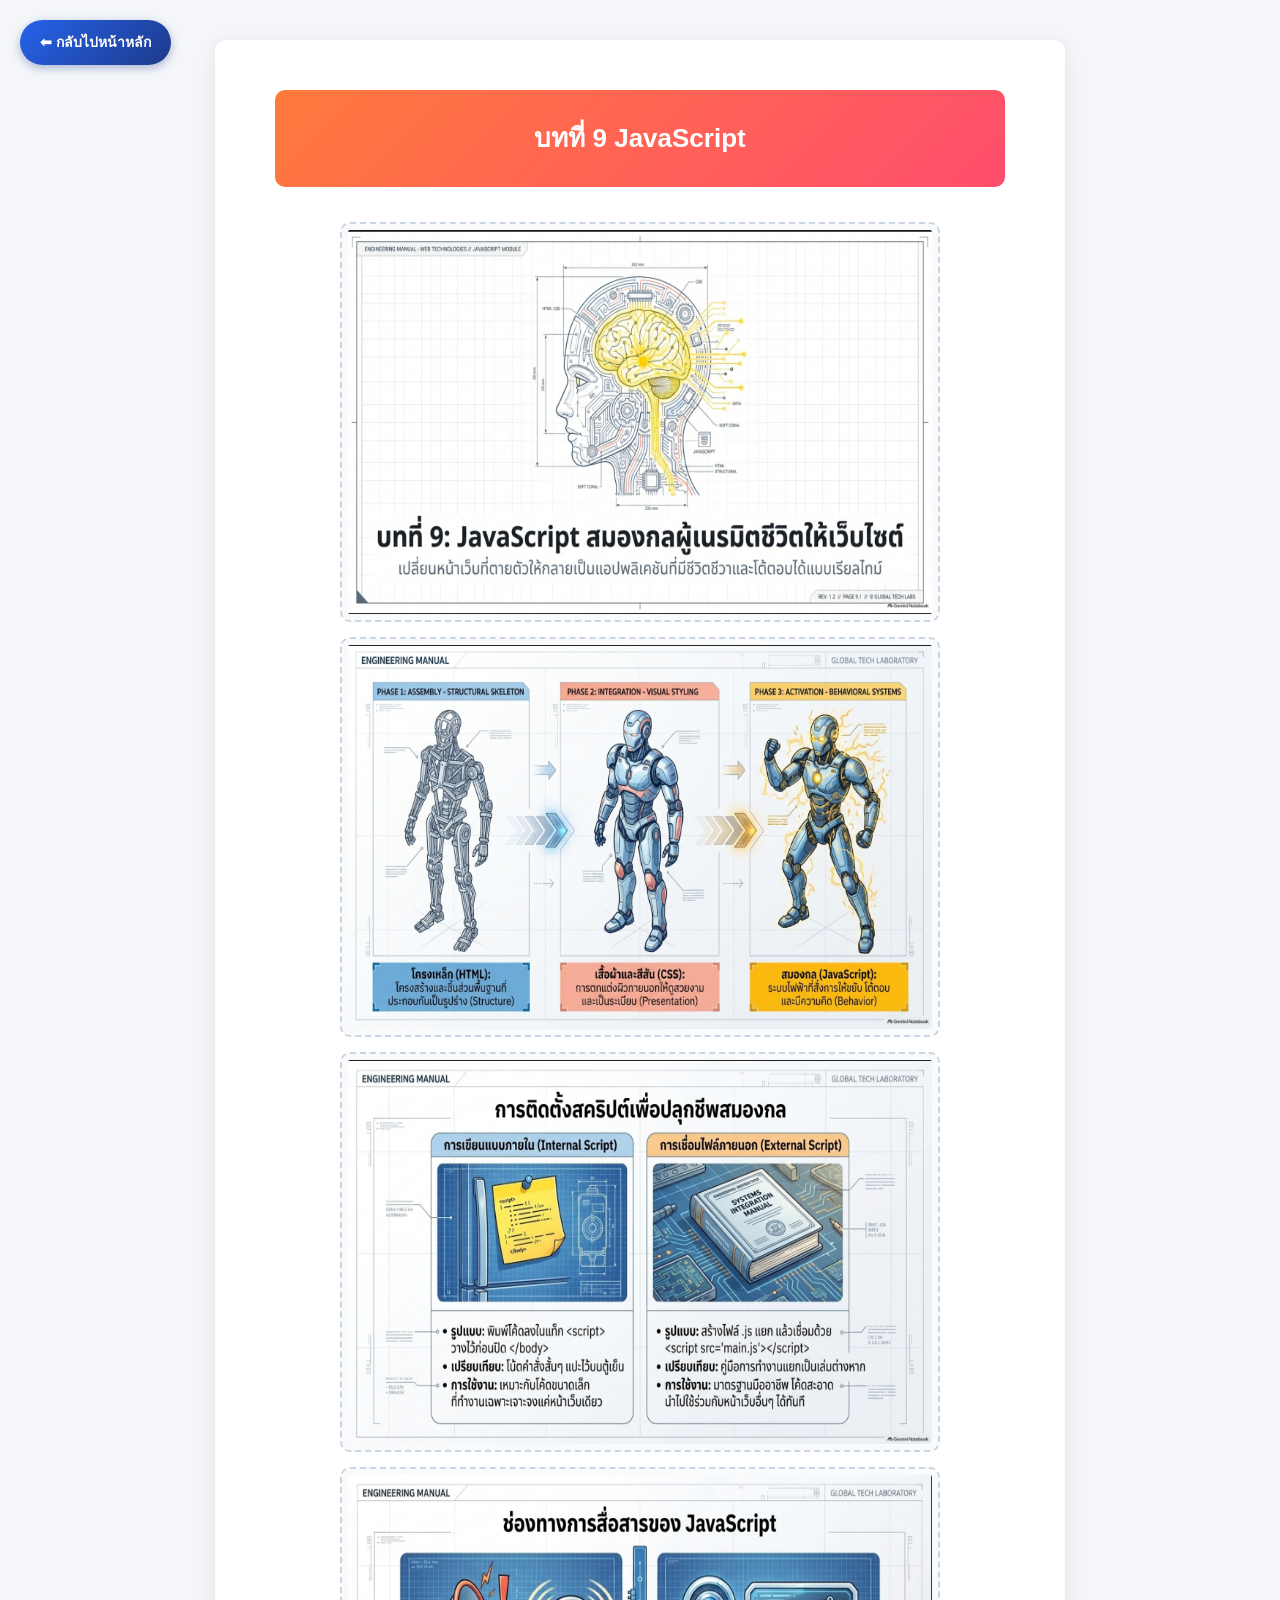
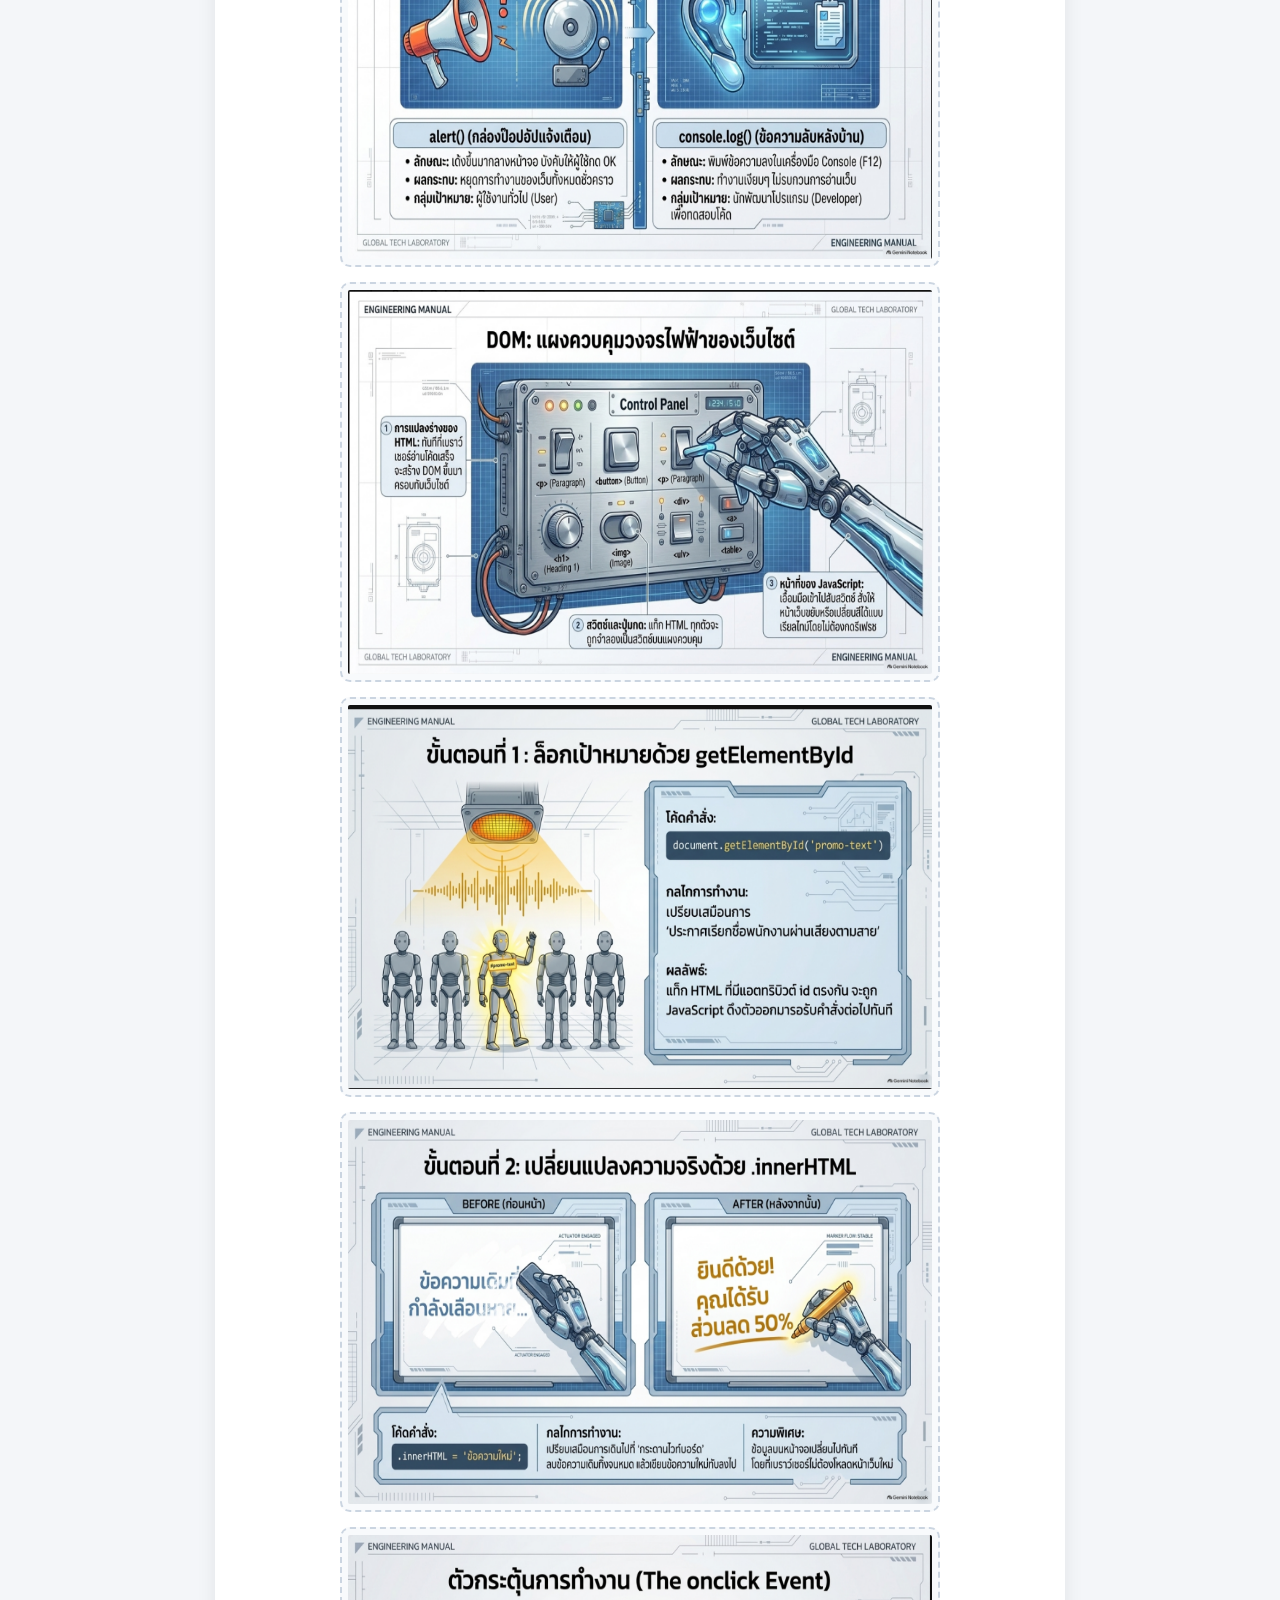
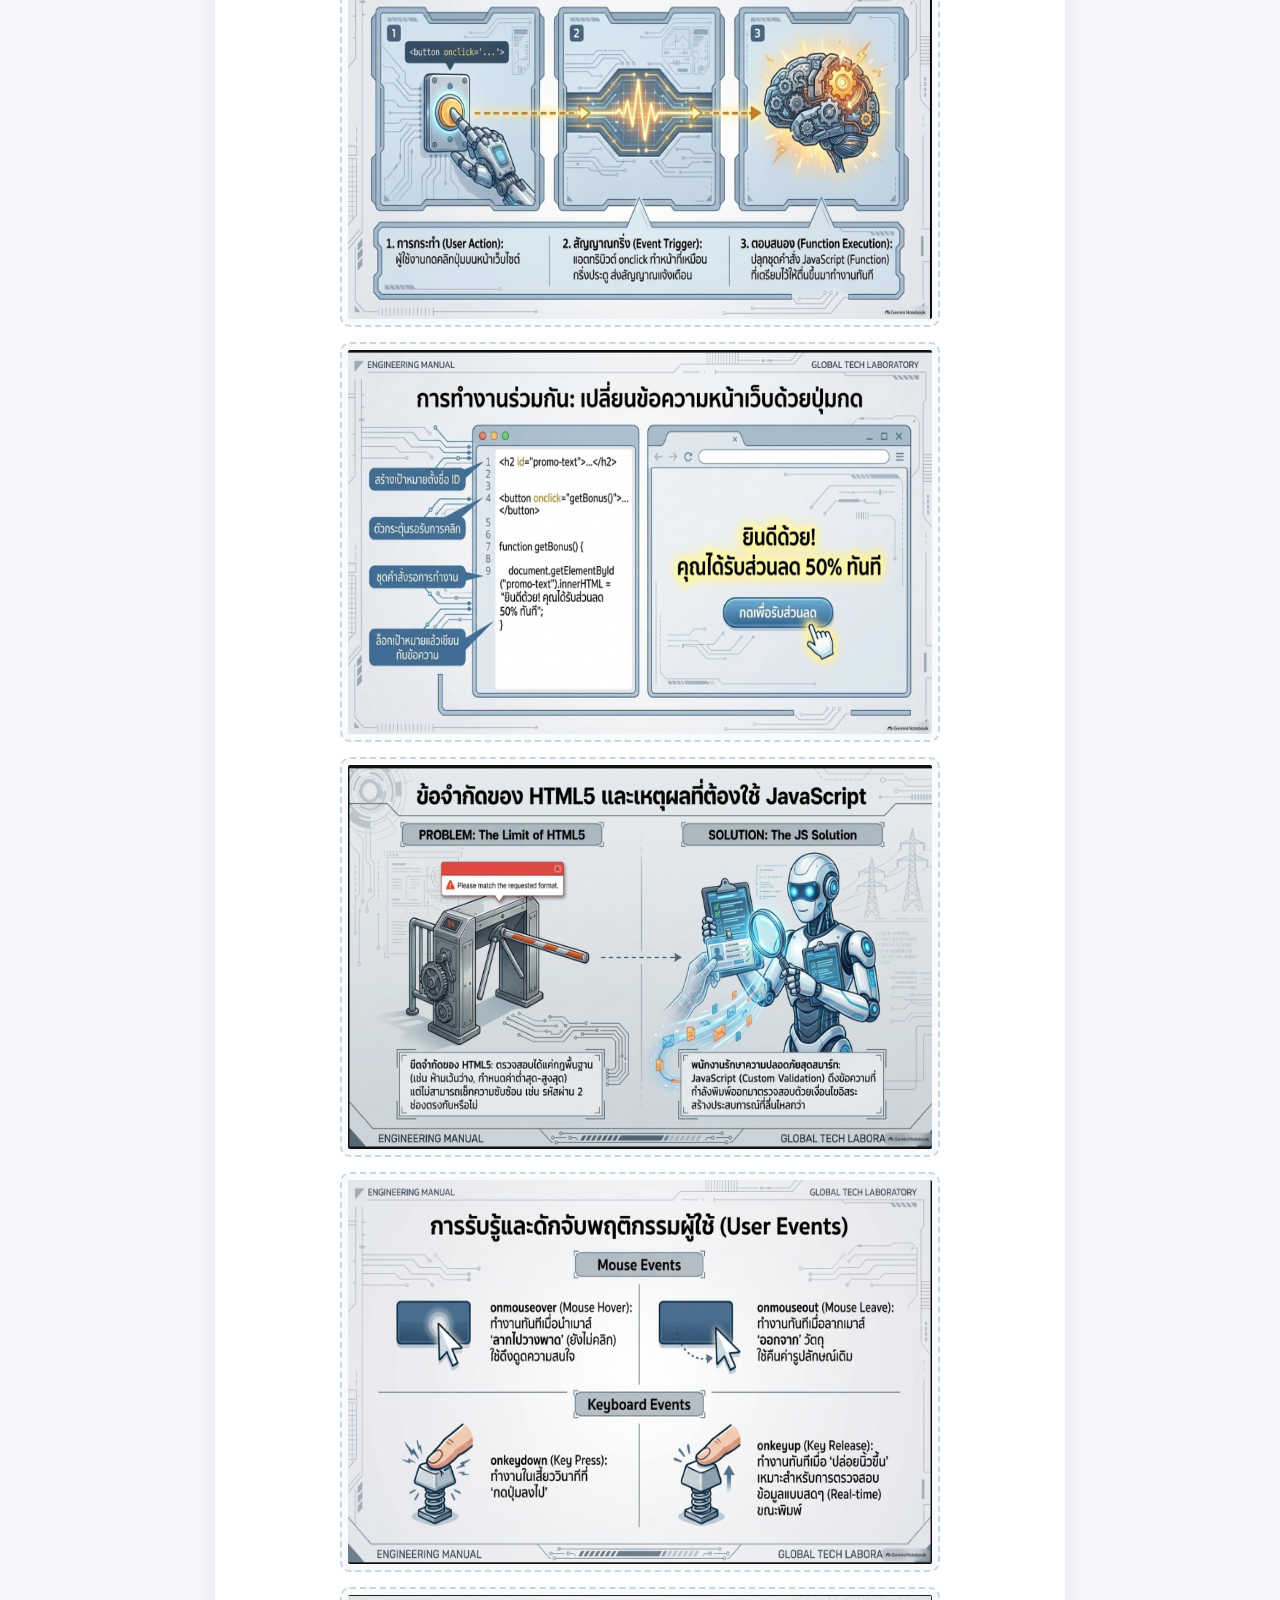
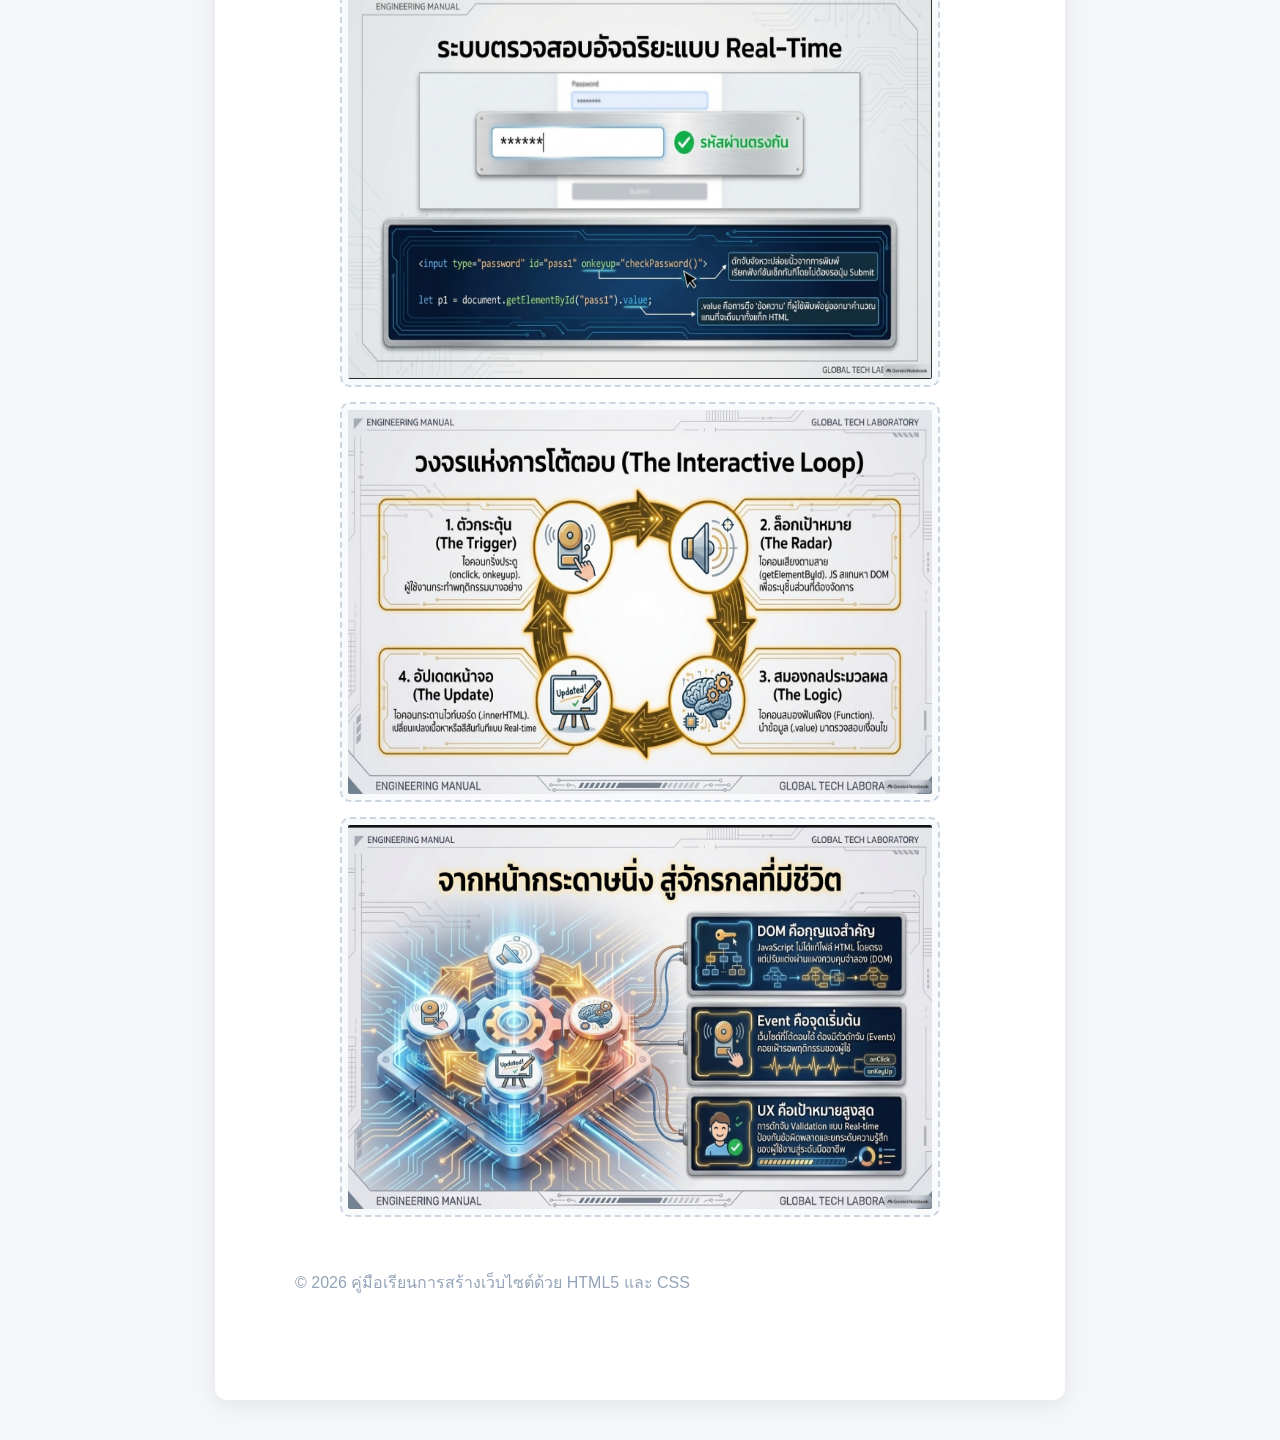
<file: lesson09.html>
<!DOCTYPE html>
<html lang="th">
<head>
<meta charset="UTF-8">
<meta name="viewport" content="width=device-width, initial-scale=1.0">
<title>บทที่9 JavaScript</title>
<link rel="stylesheet" href="Style.css">
<style>
    body {
        text-align: center;
        font-family: "Tahoma", sans-serif;
    }
    img {
        display: block;
        margin: 15px auto;
    }
</style>
</head>
<body>

    <a href="index.html" class="btn-back-fixed">⬅ กลับไปหน้าหลัก</a>

<main class="content">
<h1>บทที่ 9 JavaScript </h1>

<img src="Screenshot 2026-09-10 134654.png" alt="ไม่ขึ้น" width="600" height="400">
<img src="Screenshot 2026-09-10 134708.png" alt="ไม่ขึ้น" width="600" height="400">
<img src="Screenshot 2026-09-10 134717.png" alt="ไม่ขึ้น" width="600" height="400">
<img src="Screenshot 2026-09-10 134728.png" alt="ไม่ขึ้น" width="600" height="400">
<img src="Screenshot 2026-09-10 134739.png" alt="ไม่ขึ้น" width="600" height="400">
<img src="Screenshot 2026-09-10 134748.png" alt="ไม่ขึ้น" width="600" height="400">
<img src="Screenshot 2026-09-10 134755.png" alt="ไม่ขึ้น" width="600" height="400">
<img src="Screenshot 2026-09-10 134803.png" alt="ไม่ขึ้น" width="600" height="400">
<img src="Screenshot 2026-09-10 134812.png" alt="ไม่ขึ้น" width="600" height="400">
<img src="Screenshot 2026-09-10 134821.png" alt="ไม่ขึ้น" width="600" height="400">
<img src="Screenshot 2026-09-10 134830.png" alt="ไม่ขึ้น" width="600" height="400">
<img src="Screenshot 2026-09-10 134837.png" alt="ไม่ขึ้น" width="600" height="400">
<img src="Screenshot 2026-09-10 134846.png" alt="ไม่ขึ้น" width="600" height="400">
<img src="Screenshot 2026-09-10 134856.png" alt="ไม่ขึ้น" width="600" height="400">

<footer class="site-footer">
    <p>© 2026 คู่มือเรียนการสร้างเว็บไซต์ด้วย HTML5 และ CSS</p>
</footer>

</body>
</html>
</file>
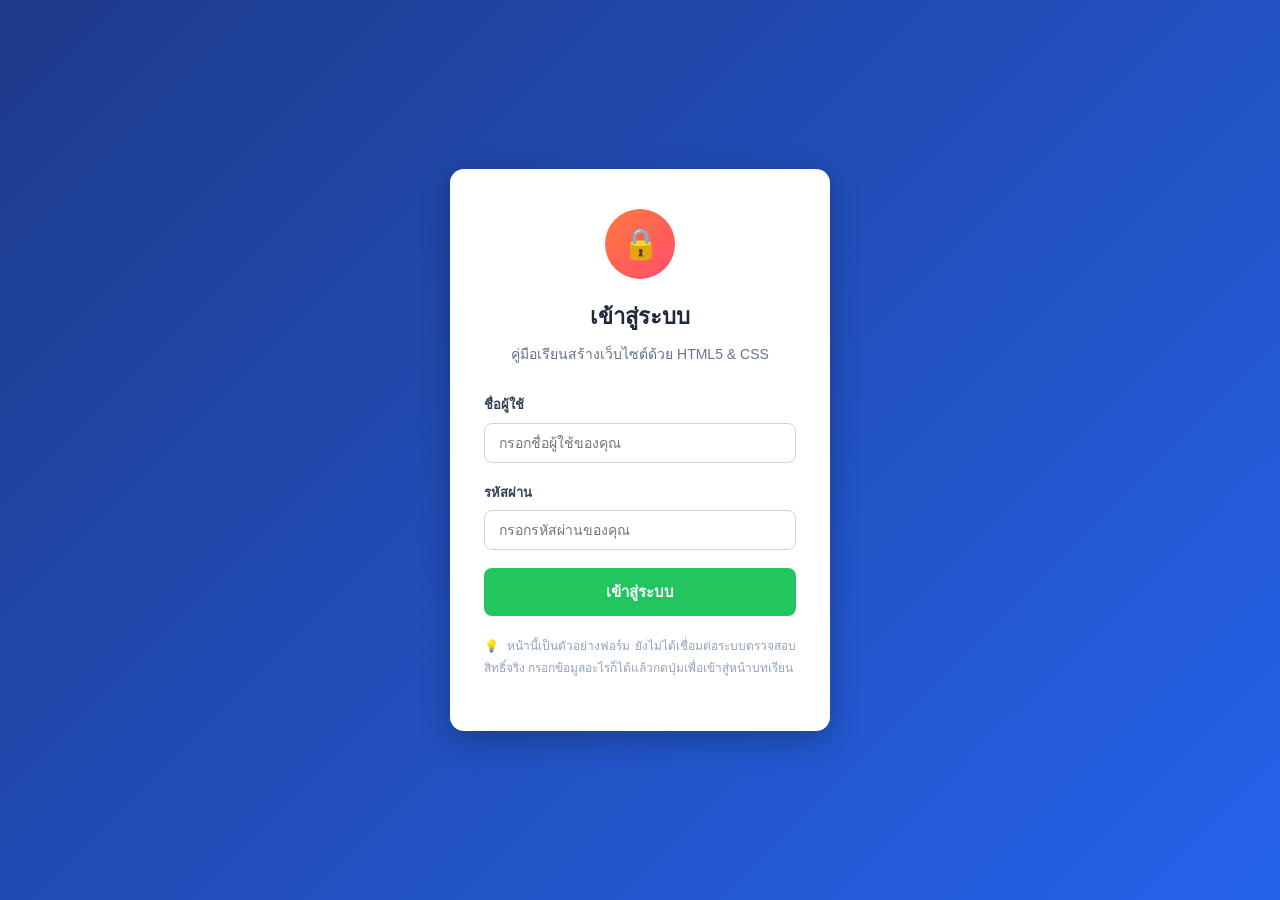
<file: login.html>
<!DOCTYPE html>
<html lang="th">
<head>
<meta charset="UTF-8">
<meta name="viewport" content="width=device-width, initial-scale=1.0">
<title>เข้าสู่ระบบ | คู่มือเรียนสร้างเว็บไซต์ด้วย HTML5 &amp; CSS</title>
<link rel="stylesheet" href="Style.css">
</head>
<body>

<div class="login-wrapper">
    <div class="login-card">
        <div class="login-icon">🔒</div>
        <h1>เข้าสู่ระบบ</h1>
        <p class="login-sub">คู่มือเรียนสร้างเว็บไซต์ด้วย HTML5 &amp; CSS</p>

        <div class="login-error" id="loginError">
            กรุณากรอกชื่อผู้ใช้และรหัสผ่านให้ครบถ้วน
        </div>

        <form id="loginForm" onsubmit="return handleLogin(event)">
            <div class="login-field">
                <label for="username">ชื่อผู้ใช้</label>
                <input type="text" id="username" name="username" placeholder="กรอกชื่อผู้ใช้ของคุณ" autocomplete="username">
            </div>

            <div class="login-field">
                <label for="password">รหัสผ่าน</label>
                <input type="password" id="password" name="password" placeholder="กรอกรหัสผ่านของคุณ" autocomplete="current-password">
            </div>

            <button type="submit" class="btn-login">เข้าสู่ระบบ</button>
        </form>

        <p class="login-hint">💡 หน้านี้เป็นตัวอย่างฟอร์ม ยังไม่ได้เชื่อมต่อระบบตรวจสอบสิทธิ์จริง กรอกข้อมูลอะไรก็ได้แล้วกดปุ่มเพื่อเข้าสู่หน้าบทเรียน</p>
    </div>
</div>

<script>
    function handleLogin(event) {
        event.preventDefault();
        var username = document.getElementById('username').value.trim();
        var password = document.getElementById('password').value.trim();
        var errorBox = document.getElementById('loginError');

        if (username === "" || password === "") {
            errorBox.style.display = "block";
            return false;
        }

        errorBox.style.display = "none";
        window.location.href = "index.html";
        return false;
    }
</script>

</body>
</html>
</file>
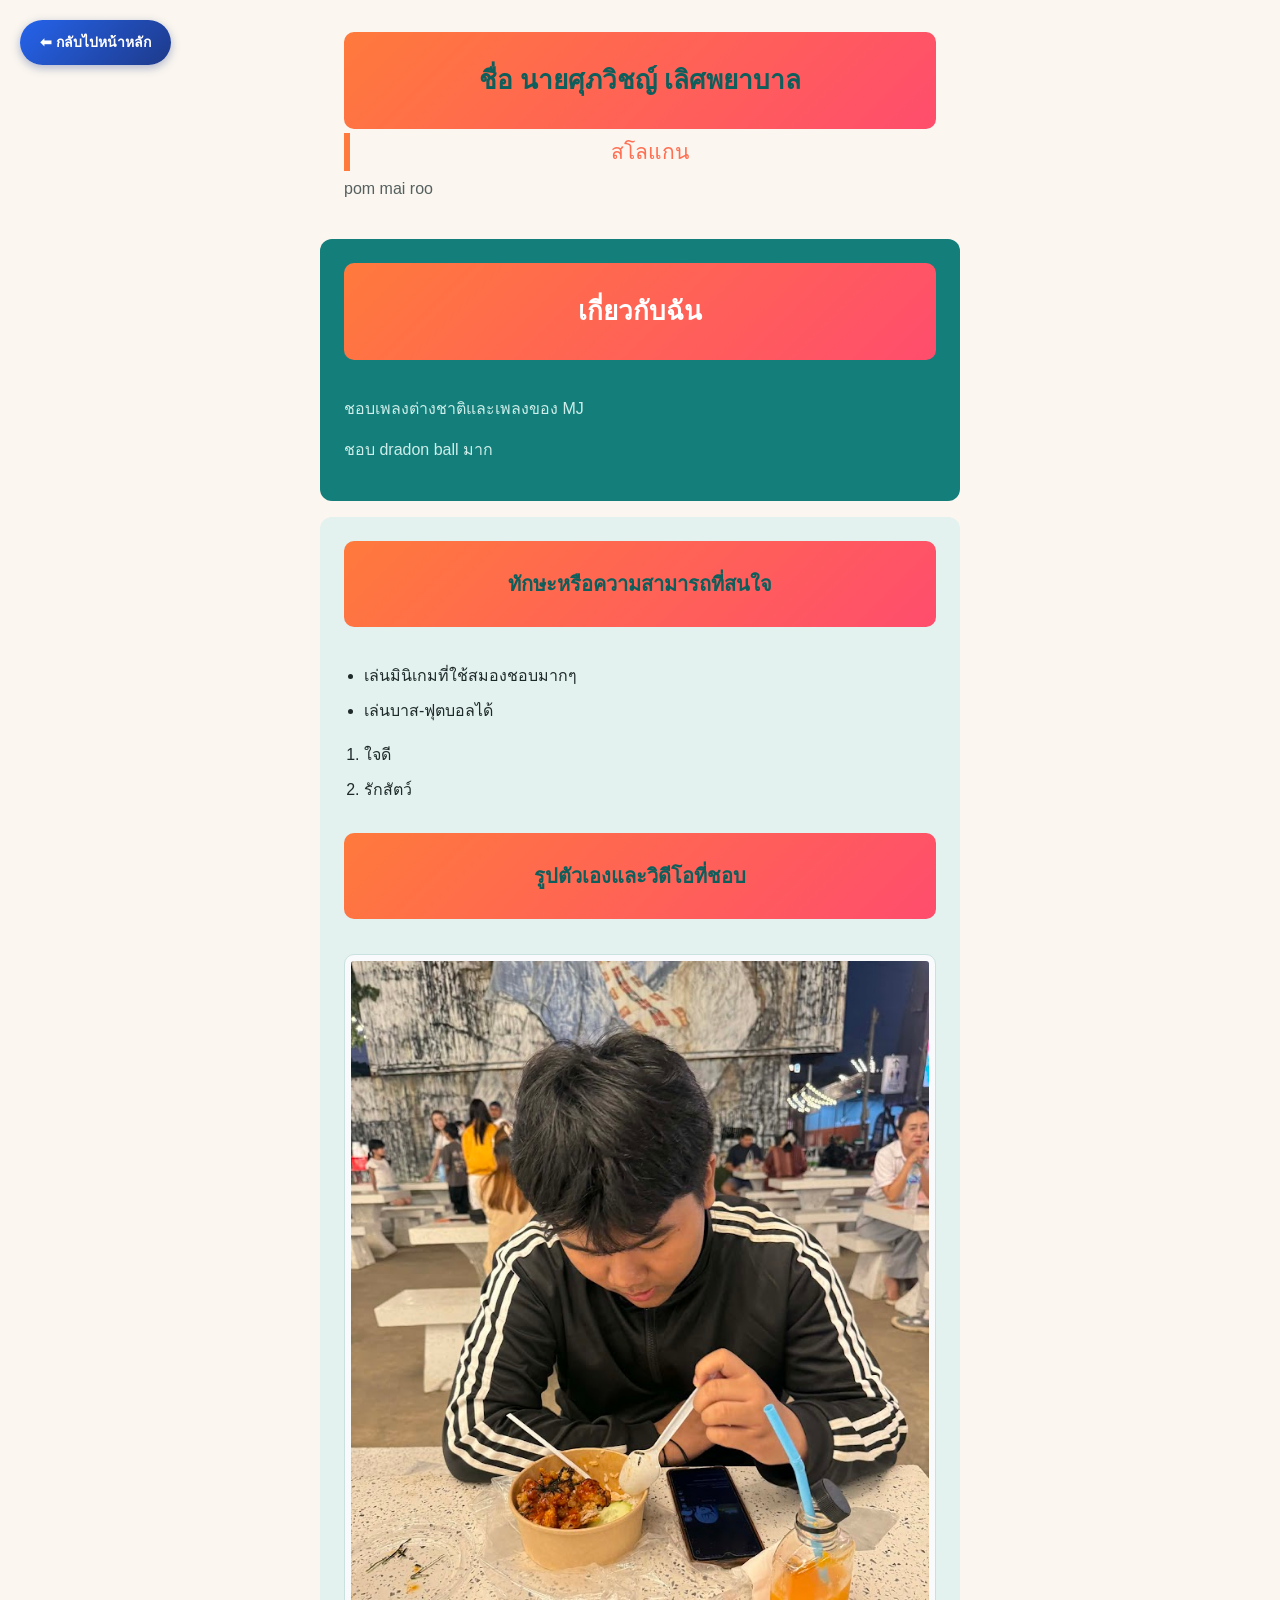
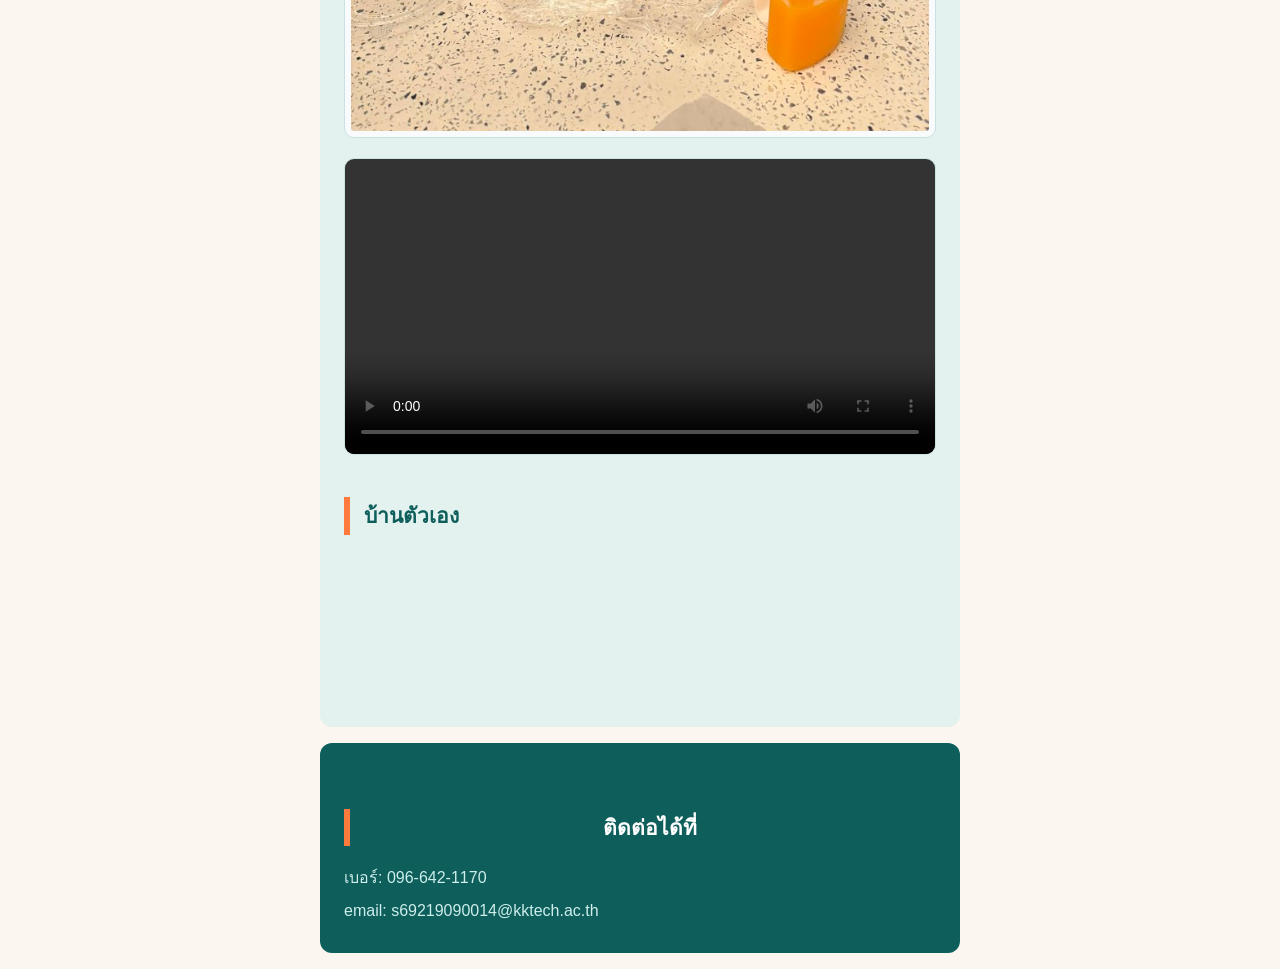
<file: profile.html>
<!DOCTYPE html>
<html lang="th">
<head>
<meta charset="UTF-8">
<title>แนะนำตัว</title>
<link rel="stylesheet" href="Style.css">
<style>
  * { box-sizing: border-box; }

  body {
    font-family: 'Segoe UI', sans-serif;
    background: #FBF6EF;
    color: #1E2A29;
    margin: 0;
  }

  .wrap {
    max-width: 640px;
    margin: 0 auto;
  }

  .intro {
    padding: 32px 24px 8px;
    text-align: center;
  }

  .intro h1 { margin-bottom: 4px; }
  .intro h2 { color: #FF6F52; font-weight: 500; margin: 4px 0; }
  .intro p { color: #55605F; margin-top: 0; }

  header, main, footer {
    padding: 24px;
    margin: 16px 0;
    border-radius: 12px;
  }

  header {
    background: #147E7A;
    color: white;
  }

  main {
    background: #E3F1EF;
  }

  footer {
    background: #0E5E5C;
    color: white;
    text-align: center;
  }

  h1, h2 {
    color: #0E5E5C;
  }

  header h1, header h2,
  footer h2 {
    color: white;
  }

  header p { color: #CDEEEA; }
  footer p { color: #CDEEEA; margin: 4px 0; }

  ul, ol {
    padding-left: 20px;
  }

  li {
    margin: 6px 0;
  }

  a { color: #FF6F52; }

  main h1 {
    font-size: 20px;
    margin-top: 28px;
  }

  main h1:first-child { margin-top: 0; }

  main img,
  main video,
  main iframe {
    width: 100%;
    max-width: 100%;
    height: auto;
    border-radius: 10px;
    margin-top: 10px;
    border: 1px solid #C9E2DF;
    display: block;
  }

</style>
</head>
<body>
<a href="index.html" class="btn-back-fixed">⬅ กลับไปหน้าหลัก</a>

<div class="wrap">

  <div class="intro">
    <h1>ชื่อ นายศุภวิชญ์ เลิศพยาบาล</h1>
    <h2>สโลแกน</h2>
    <p>pom mai roo</p>
  </div>

  <header>
    <h1>เกี่ยวกับฉัน</h1>
    <p>ชอบเพลงต่างชาติและเพลงของ MJ</p>
    <p>ชอบ dradon ball มาก</p>
  </header>

  <main>
    <h1>ทักษะหรือความสามารถที่สนใจ</h1>

    <ul>
      <li>เล่นมินิเกมที่ใช้สมองชอบมากๆ</li>
      <li>เล่นบาส-ฟุตบอลได้</li>
    </ul>

    <ol type="1" start="1">
      <li>ใจดี</li>
      <li>รักสัตว์</li>
    </ol>

    <h1>รูปตัวเองและวิดีโอที่ชอบ</h1>

    <img src="myphoto.mp4" alt="ไม่ขึ้น" width="600" height="400">
     
    <video src="video.mp4" width="600" height="400" controls></video>
   
    <h2>บ้านตัวเอง</h2>

    <iframe src="https://www.google.com/maps/embed?pb=!4v1783307978225!6m8!1m7!1sPehZP6Gwji3BBYhiznsKvg!2m2!1d16.44636942067474!2d102.7281897638647!3f3.961073100610353!4f-22.129419068811103!5f0.7820865974627469" width="600" height="450" style="border:0;" allowfullscreen="" loading="lazy" referrerpolicy="strict-origin-when-cross-origin"></iframe>
  </main>

  <footer>
    <h2>ติดต่อได้ที่</h2>
    <p>เบอร์: 096-642-1170</p>
    <p>email: s69219090014@kktech.ac.th</p>
  </footer>



</body>
</html>
</file>
<file: Style.css>
/* =========================================================
   GLOBAL RESET & BASE
========================================================= */
* { box-sizing: border-box; }

body {
    margin: 0;
    font-family: "Tahoma", "Sarabun", sans-serif;
    background-color: #f4f6f9;
    color: #2b2f36;
    line-height: 1.8;
}

a { color: inherit; text-decoration: none; }

/* =========================================================
   FLOATING BACK BUTTON (top-left corner)
========================================================= */
.btn-back-fixed {
    position: fixed;
    top: 20px;
    left: 20px;
    z-index: 200;
    display: inline-flex;
    align-items: center;
    gap: 6px;
    background: linear-gradient(135deg, #2563eb, #1e3a8a);
    color: #fff !important;
    padding: 10px 20px;
    border-radius: 25px;
    font-size: 14px;
    font-weight: bold;
    box-shadow: 0 3px 10px rgba(30,58,138,0.35);
    transition: transform 0.15s ease, box-shadow 0.15s ease;
}
.btn-back-fixed:hover {
    transform: translateY(-2px);
    box-shadow: 0 5px 14px rgba(30,58,138,0.45);
}

/* =========================================================
   SITE HEADER / NAVIGATION (all pages)
========================================================= */
.site-nav {
    display: flex;
    align-items: center;
    justify-content: space-between;
    flex-wrap: wrap;
    gap: 12px;
    background: linear-gradient(135deg, #1e3a8a, #2563eb);
    padding: 16px 30px;
    box-shadow: 0 3px 10px rgba(0,0,0,0.15);
    position: sticky;
    top: 0;
    z-index: 100;
}

.site-nav .logo {
    color: #fff;
    font-size: 19px;
    font-weight: bold;
}

.site-nav nav {
    display: flex;
    gap: 10px;
    flex-wrap: wrap;
}

.site-nav nav a {
    color: #fff;
    background-color: rgba(255,255,255,0.12);
    padding: 8px 16px;
    border-radius: 20px;
    font-size: 15px;
    transition: background-color 0.2s ease, transform 0.15s ease;
}

.site-nav nav a:hover {
    background-color: rgba(255,255,255,0.28);
    transform: translateY(-1px);
}

/* =========================================================
   PAGE CONTAINER
========================================================= */
.content {
    max-width: 850px;
    margin: 40px auto;
    background-color: #ffffff;
    padding: 50px 60px;
    border-radius: 12px;
    box-shadow: 0 4px 20px rgba(0,0,0,0.08);
}

.wide {
    max-width: 1100px;
}

/* =========================================================
   TYPOGRAPHY
========================================================= */
h1 {
    text-align: center;
    color: #ffffff;
    background: linear-gradient(135deg, #ff7a3c, #ff4d6d);
    padding: 25px 20px;
    border-radius: 10px;
    font-size: 26px;
    margin: 0 0 35px 0;
}

h2 {
    color: #1e3a8a;
    border-left: 6px solid #ff7a3c;
    padding-left: 14px;
    margin-top: 42px;
    font-size: 21px;
}

h3 {
    color: #2563eb;
    margin-top: 28px;
    font-size: 18px;
}

h4 {
    color: #0f766e;
    margin-top: 20px;
    font-size: 16px;
}

p {
    text-align: justify;
    margin: 12px 0;
    font-size: 16px;
}

p.note {
    background-color: #fff7ed;
    border-left: 4px solid #f59e0b;
    padding: 10px 16px;
    border-radius: 6px;
    font-style: italic;
    color: #92400e;
}

ul, ol { font-size: 16px; padding-left: 30px; }
li { margin-bottom: 8px; text-align: justify; }

b, strong { color: #1e293b; }

/* =========================================================
   TABLES
========================================================= */
table {
    width: 100%;
    border-collapse: collapse;
    margin: 18px 0 28px 0;
    font-size: 15px;
    box-shadow: 0 1px 4px rgba(0,0,0,0.06);
}

th, td {
    border: 1px solid #e2e8f0;
    padding: 10px 14px;
    text-align: left;
}

th {
    background-color: #1e3a8a;
    color: #fff;
}

tr:nth-child(even) { background-color: #f8fafc; }
tr:hover { background-color: #eef2ff; }

/* demo table variant used in lesson 6 */
.demo-table th { background-color: #4CAF50; color: #fff; }
.demo-table tr:hover { background-color: #f1f1f1; cursor: pointer; }
.demo-caption {
    font-size: 13px;
    color: #666;
    margin-top: -10px;
    margin-bottom: 20px;
}

/* =========================================================
   CODE BLOCKS
========================================================= */
code {
    background-color: #eef2f7;
    color: #d6336c;
    padding: 2px 6px;
    border-radius: 4px;
    font-family: "Consolas", "Courier New", monospace;
    font-size: 14px;
}

pre {
    border-radius: 10px;
    overflow-x: auto;
    margin: 15px 0 30px 0;
    box-shadow: 0 3px 12px rgba(0,0,0,0.25);
}

pre code {
    background: transparent;
    color: inherit;
    padding: 0;
    display: block;
    padding: 20px 25px;
    font-size: 14px;
    line-height: 1.6;
}

/* fallback dark theme for plain <pre class="code-block"> blocks (no hljs) */
pre.code-block {
    background-color: #1e1e2e;
    color: #d4d4d4;
    padding: 20px 25px;
    font-family: "Consolas", "Courier New", monospace;
    font-size: 14px;
    line-height: 1.6;
}
pre.code-block .tag { color: #569cd6; }
pre.code-block .attr { color: #9cdcfe; }
pre.code-block .str { color: #ce9178; }
pre.code-block .comment { color: #6a9955; }
pre.code-block .prop { color: #9cdcfe; }
pre.code-block .val { color: #ce9178; }

/* =========================================================
   IMAGES
========================================================= */
img {
    max-width: 100%;
    display: block;
    margin: 20px auto;
    border: 2px dashed #cbd5e1;
    border-radius: 10px;
    padding: 6px;
    background-color: #f8fafc;
}

.img-placeholder { margin: 20px 0; text-align: center; }
.img-caption {
    text-align: center;
    font-size: 14px;
    color: #64748b;
    font-style: italic;
    margin-top: -10px;
}

/* =========================================================
   CALLOUT BOXES
========================================================= */
.summary-box {
    background-color: #f0fdf4;
    border: 1px solid #bbf7d0;
    border-radius: 10px;
    padding: 25px 30px;
    margin-top: 40px;
}
.summary-box h2 { color: #166534; border-left-color: #22c55e; margin-top: 0; }

.example-label {
    background-color: #fef3c7;
    border-left: 5px solid #f59e0b;
    padding: 12px 18px;
    border-radius: 6px;
    font-size: 15px;
    margin: 25px 0 10px 0;
}

hr {
    border: none;
    border-top: 2px dashed #e2e8f0;
    margin: 40px 0;
}

/* =========================================================
   BACK BUTTON
========================================================= */
.back-nav {
    text-align: center;
    margin-top: 45px;
}

.btn-back {
    display: inline-block;
    background: linear-gradient(135deg, #2563eb, #1e3a8a);
    color: #fff !important;
    padding: 12px 30px;
    border-radius: 25px;
    font-size: 15px;
    box-shadow: 0 3px 10px rgba(30,58,138,0.3);
    transition: transform 0.15s ease, box-shadow 0.15s ease;
}
.btn-back:hover {
    transform: translateY(-2px);
    box-shadow: 0 5px 14px rgba(30,58,138,0.4);
}

/* =========================================================
   SITE FOOTER
========================================================= */
.site-footer {
    text-align: center;
    color: #94a3b8;
    font-size: 13px;
    padding: 25px 20px 40px 20px;
}

/* =========================================================
   HOME PAGE
========================================================= */
.page-header {
    position: relative;
    max-width: 1100px;
    margin: 0 auto;
    padding: 30px 30px 10px 30px;
}

.page-header .profile-btn {
    position: absolute;
    top: 30px;
    right: 30px;
    display: inline-block;
    background-color: #14b8a6;
    color: #fff !important;
    padding: 10px 22px;
    border-radius: 8px;
    font-size: 14px;
    font-weight: bold;
    box-shadow: 0 2px 6px rgba(20,184,166,0.35);
    transition: background-color 0.2s ease, transform 0.15s ease;
}
.page-header .profile-btn:hover {
    background-color: #0d9488;
    transform: translateY(-1px);
}

.page-header .login-btn {
    position: absolute;
    top: 30px;
    left: 30px;
    display: inline-block;
    background-color: #2563eb;
    color: #fff !important;
    padding: 10px 22px;
    border-radius: 8px;
    font-size: 14px;
    font-weight: bold;
    box-shadow: 0 2px 6px rgba(37,99,235,0.35);
    transition: background-color 0.2s ease, transform 0.15s ease;
}
.page-header .login-btn:hover {
    background-color: #1d4ed8;
    transform: translateY(-1px);
}

.page-header h1 {
    background: none;
    color: #1e293b;
    padding: 0;
    text-align: center;
    font-size: 26px;
    margin: 40px 0 10px 0;
}

.lesson-grid {
    max-width: 1100px;
    margin: 10px auto 60px auto;
    padding: 0 30px;
    display: grid;
    grid-template-columns: repeat(3, 1fr);
    gap: 22px;
}

.lesson-card {
    background-color: #fff;
    border-radius: 10px;
    padding: 22px 22px 22px 22px;
    box-shadow: 0 2px 8px rgba(0,0,0,0.06);
    border: 1px solid #eef1f5;
    display: flex;
    flex-direction: column;
    text-align: left;
}

@media (max-width: 900px) {
    .lesson-grid { grid-template-columns: repeat(2, 1fr); }
}

@media (max-width: 600px) {
    .lesson-grid { grid-template-columns: 1fr; }
}

.lesson-card h3 {
    margin: 0 0 8px 0;
    color: #2563eb;
    font-size: 16px;
}

.lesson-card p {
    margin: 0 0 18px 0;
    font-size: 14px;
    color: #64748b;
    text-align: left;
    flex-grow: 1;
}

.btn-enter {
    display: block;
    text-align: center;
    background-color: #22c55e;
    color: #fff !important;
    padding: 10px 16px;
    border-radius: 6px;
    font-size: 14px;
    font-weight: bold;
    transition: background-color 0.2s ease;
}
.btn-enter:hover { background-color: #16a34a; }

/* =========================================================
   LOGIN PAGE
========================================================= */
.login-wrapper {
    min-height: 100vh;
    display: flex;
    align-items: center;
    justify-content: center;
    padding: 20px;
    background: linear-gradient(135deg, #1e3a8a, #2563eb);
}

.login-card {
    background-color: #fff;
    width: 100%;
    max-width: 380px;
    border-radius: 14px;
    padding: 40px 34px;
    box-shadow: 0 10px 30px rgba(0,0,0,0.25);
    text-align: center;
}

.login-card .login-icon {
    width: 70px;
    height: 70px;
    border-radius: 50%;
    background: linear-gradient(135deg, #ff7a3c, #ff4d6d);
    color: #fff;
    font-size: 30px;
    display: flex;
    align-items: center;
    justify-content: center;
    margin: 0 auto 18px auto;
}

.login-card h1 {
    background: none;
    color: #1e293b;
    padding: 0;
    font-size: 22px;
    margin: 0 0 6px 0;
}

.login-card .login-sub {
    color: #64748b;
    font-size: 14px;
    margin: 0 0 26px 0;
    text-align: center;
}

.login-field {
    text-align: left;
    margin-bottom: 18px;
}

.login-field label {
    display: block;
    font-size: 13px;
    font-weight: bold;
    color: #334155;
    margin-bottom: 6px;
}

.login-field input {
    width: 100%;
    padding: 11px 14px;
    border: 1px solid #cbd5e1;
    border-radius: 8px;
    font-size: 14px;
    font-family: inherit;
    outline: none;
    transition: border-color 0.2s ease, box-shadow 0.2s ease;
}

.login-field input:focus {
    border-color: #2563eb;
    box-shadow: 0 0 0 3px rgba(37,99,235,0.15);
}

.btn-login {
    display: block;
    width: 100%;
    background-color: #22c55e;
    color: #fff !important;
    border: none;
    padding: 12px 16px;
    border-radius: 8px;
    font-size: 15px;
    font-weight: bold;
    cursor: pointer;
    margin-top: 6px;
    transition: background-color 0.2s ease;
}
.btn-login:hover { background-color: #16a34a; }

.login-error {
    display: none;
    background-color: #fef2f2;
    border: 1px solid #fecaca;
    color: #b91c1c;
    font-size: 13px;
    padding: 10px 12px;
    border-radius: 8px;
    margin-bottom: 16px;
    text-align: center;
}

.login-hint {
    margin-top: 20px;
    font-size: 12px;
    color: #94a3b8;
}

/* =========================================================
   PROFILE PAGE
========================================================= */
.profile-header {
    text-align: center;
    padding: 20px 0 10px 0;
}
.profile-avatar {
    width: 130px;
    height: 130px;
    border-radius: 50%;
    background: linear-gradient(135deg, #ff7a3c, #ff4d6d);
    color: #fff;
    font-size: 46px;
    display: flex;
    align-items: center;
    justify-content: center;
    margin: 0 auto 18px auto;
    box-shadow: 0 4px 14px rgba(0,0,0,0.15);
    border: none;
    padding: 0;
}
.profile-name {
    font-size: 22px;
    font-weight: bold;
    color: #1e293b;
    margin: 0;
}
.profile-role {
    color: #64748b;
    font-size: 15px;
    margin-top: 4px;
}

.info-table td:first-child {
    width: 160px;
    font-weight: bold;
    color: #1e3a8a;
    background-color: #f8fafc;
}

/* =========================================================
   RESPONSIVE
========================================================= */
@media (max-width: 700px) {
    .content { padding: 30px 22px; margin: 20px 14px; }
    h1 { font-size: 22px; }
    .site-nav { padding: 14px 18px; }
}
</file>
